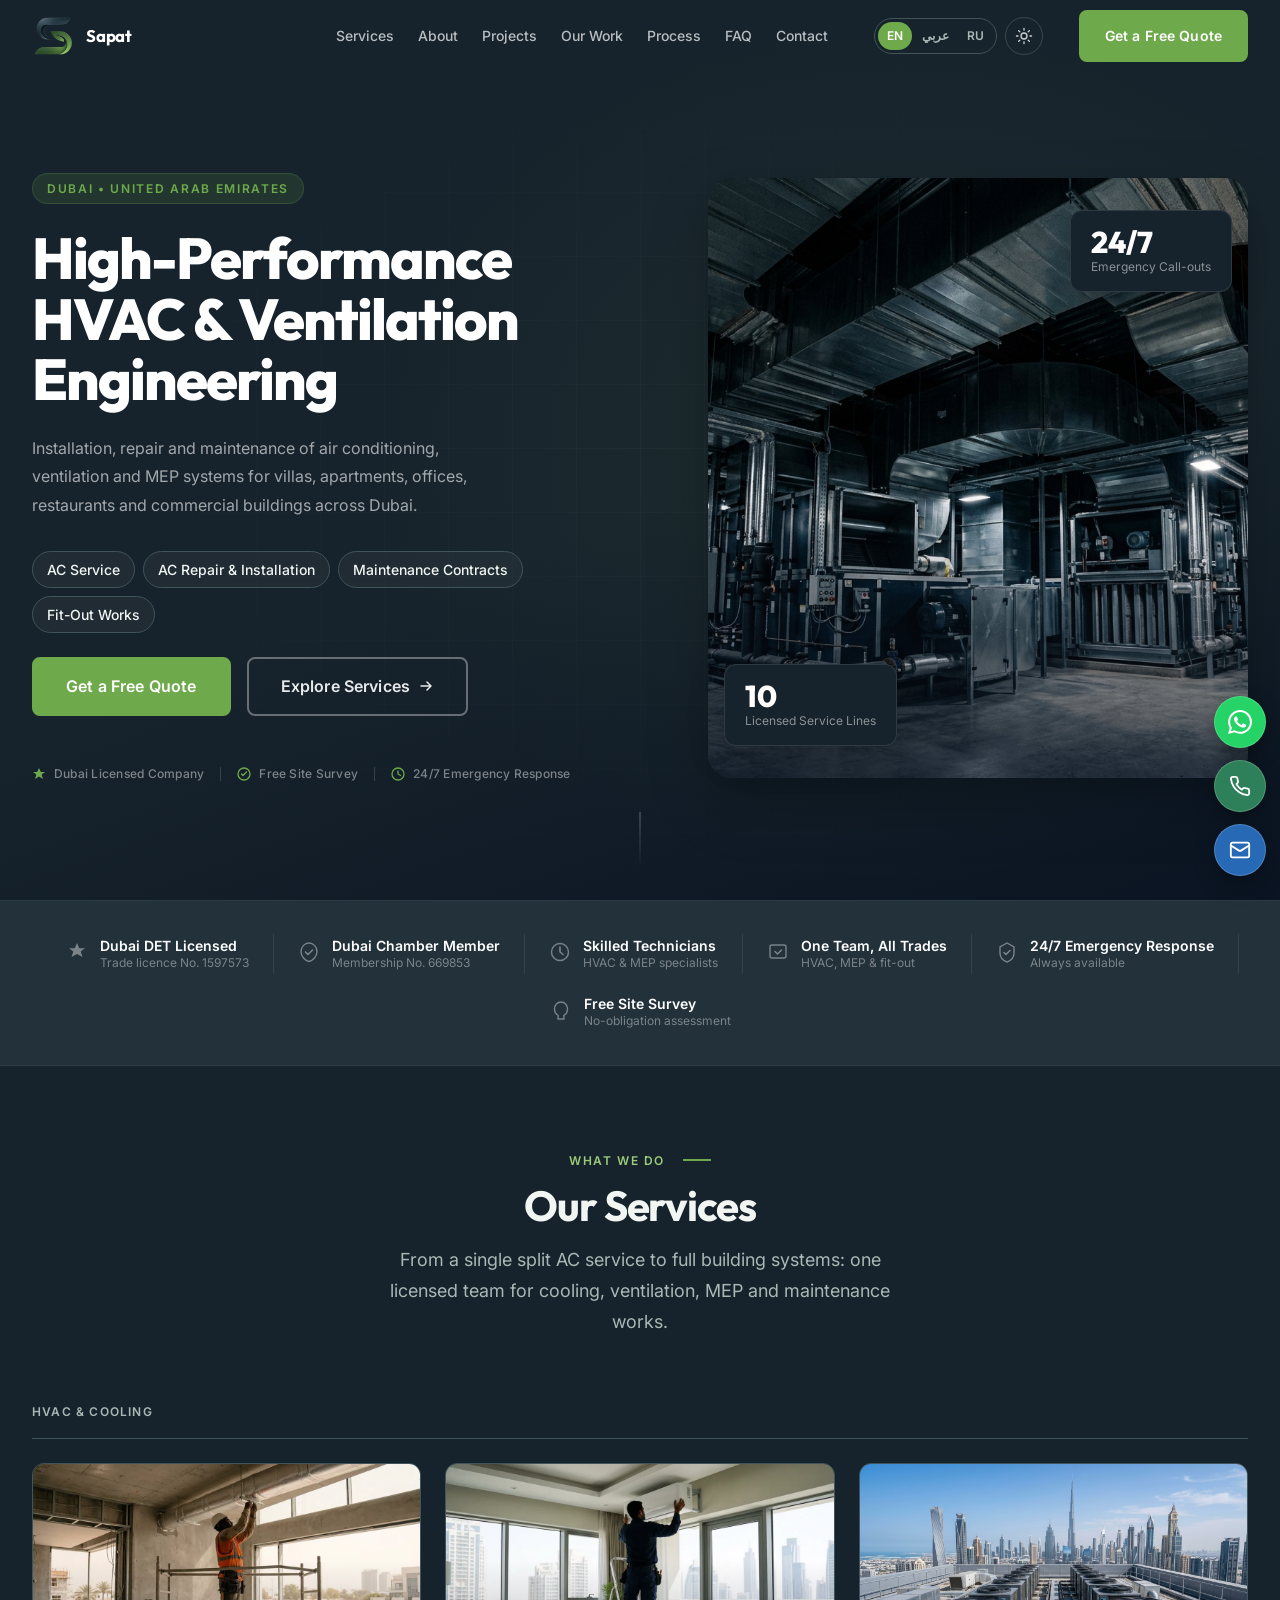
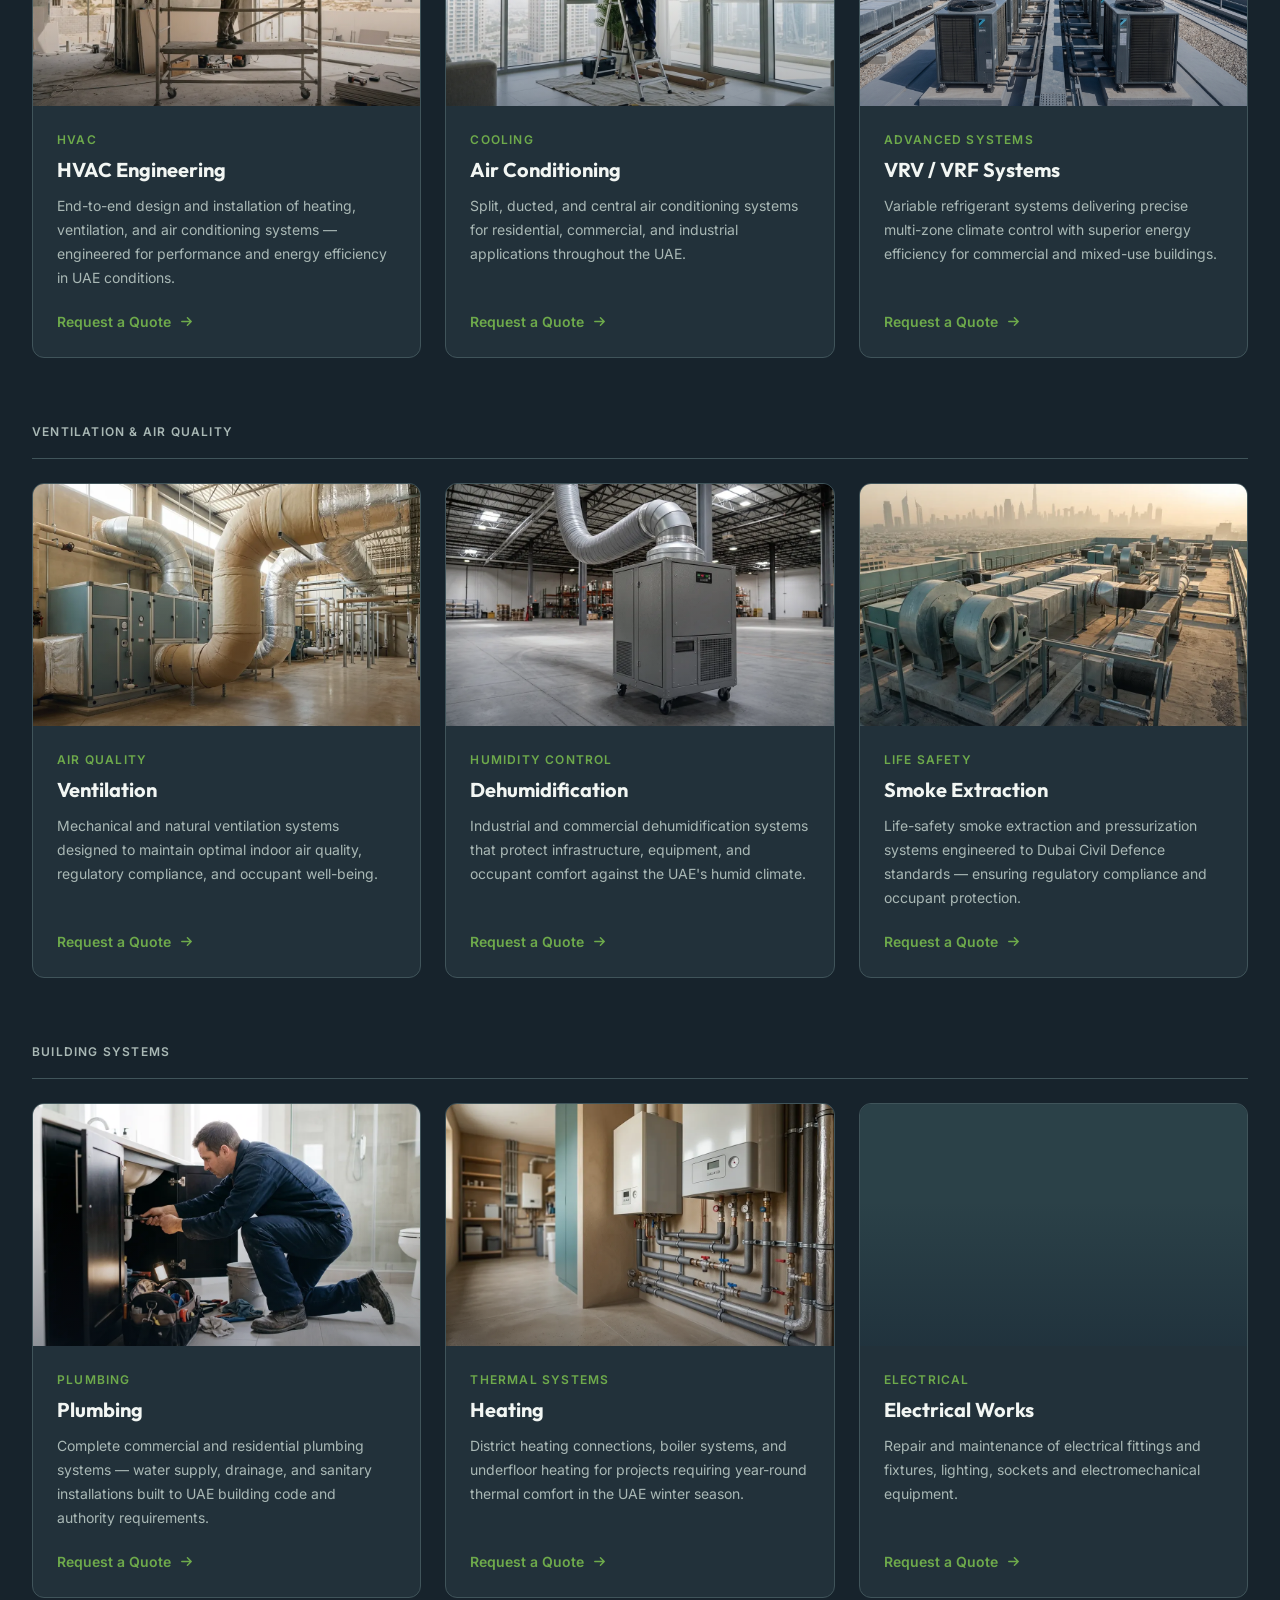
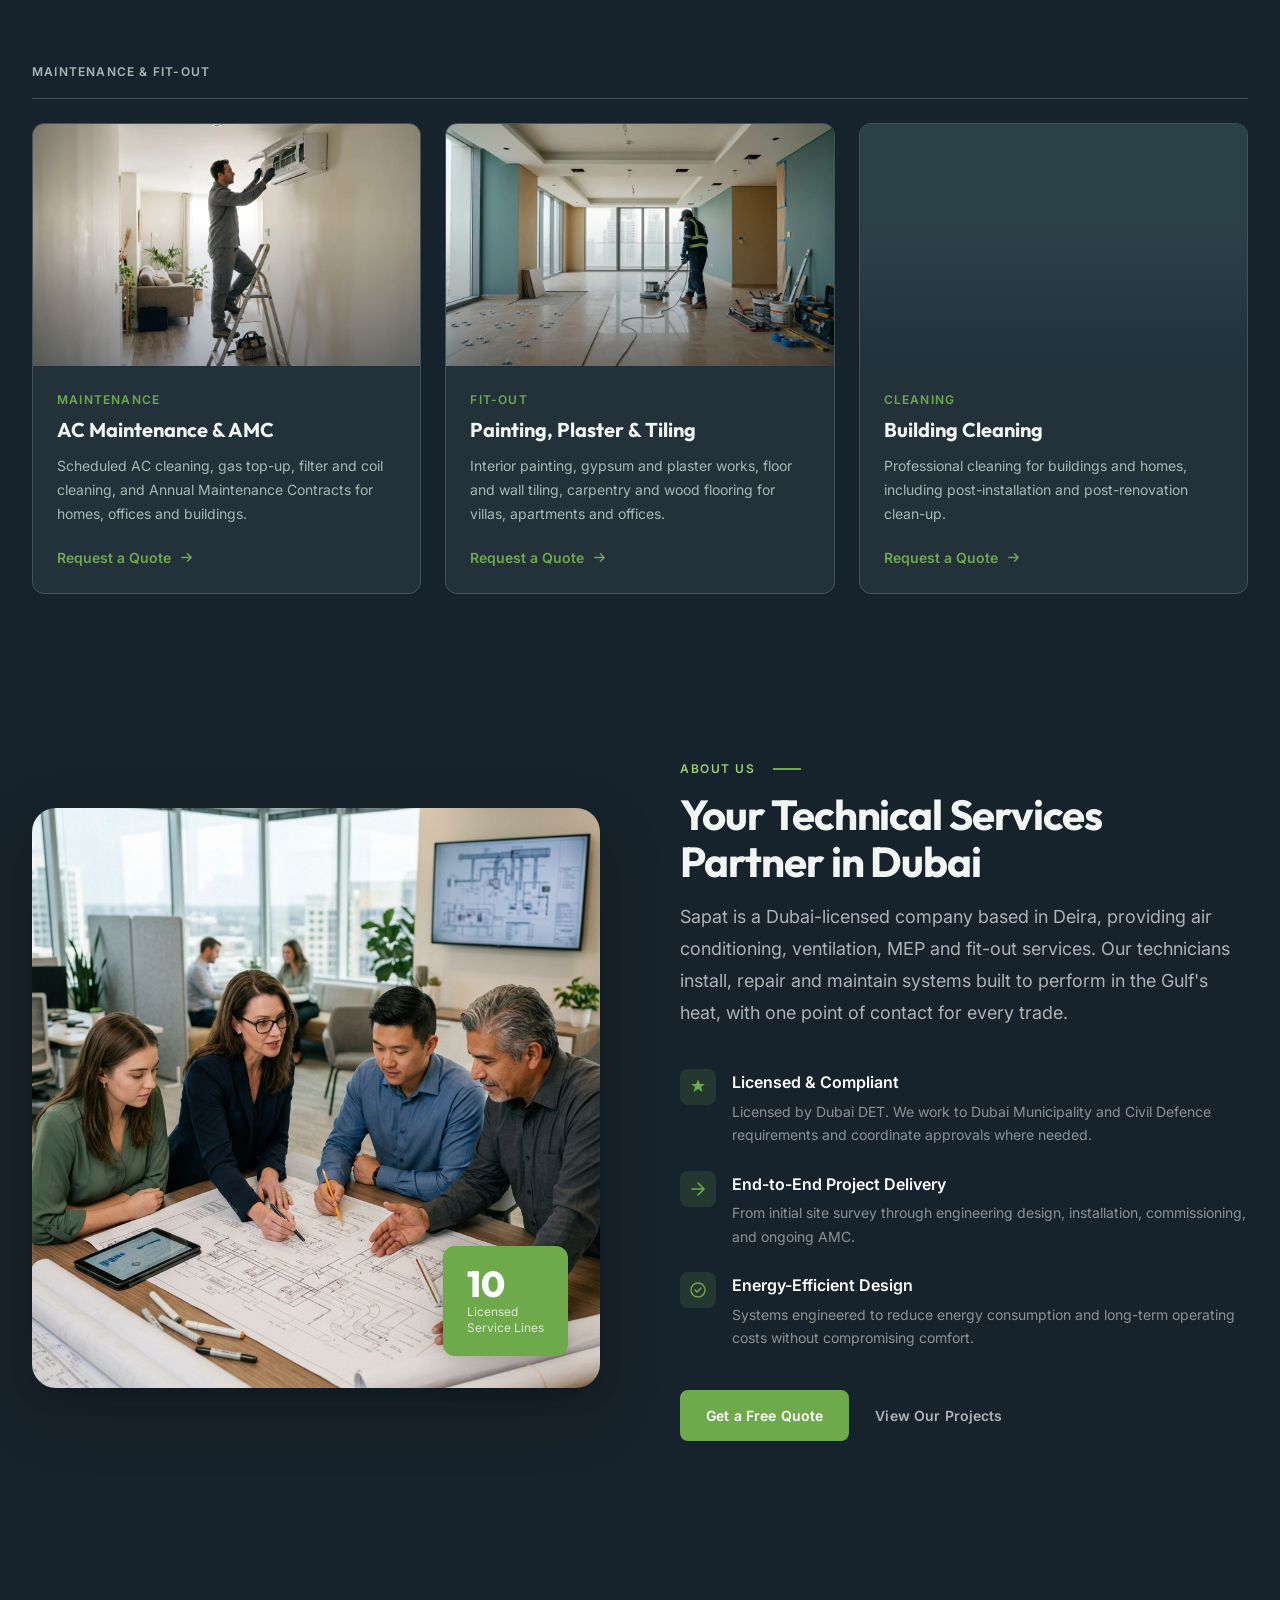
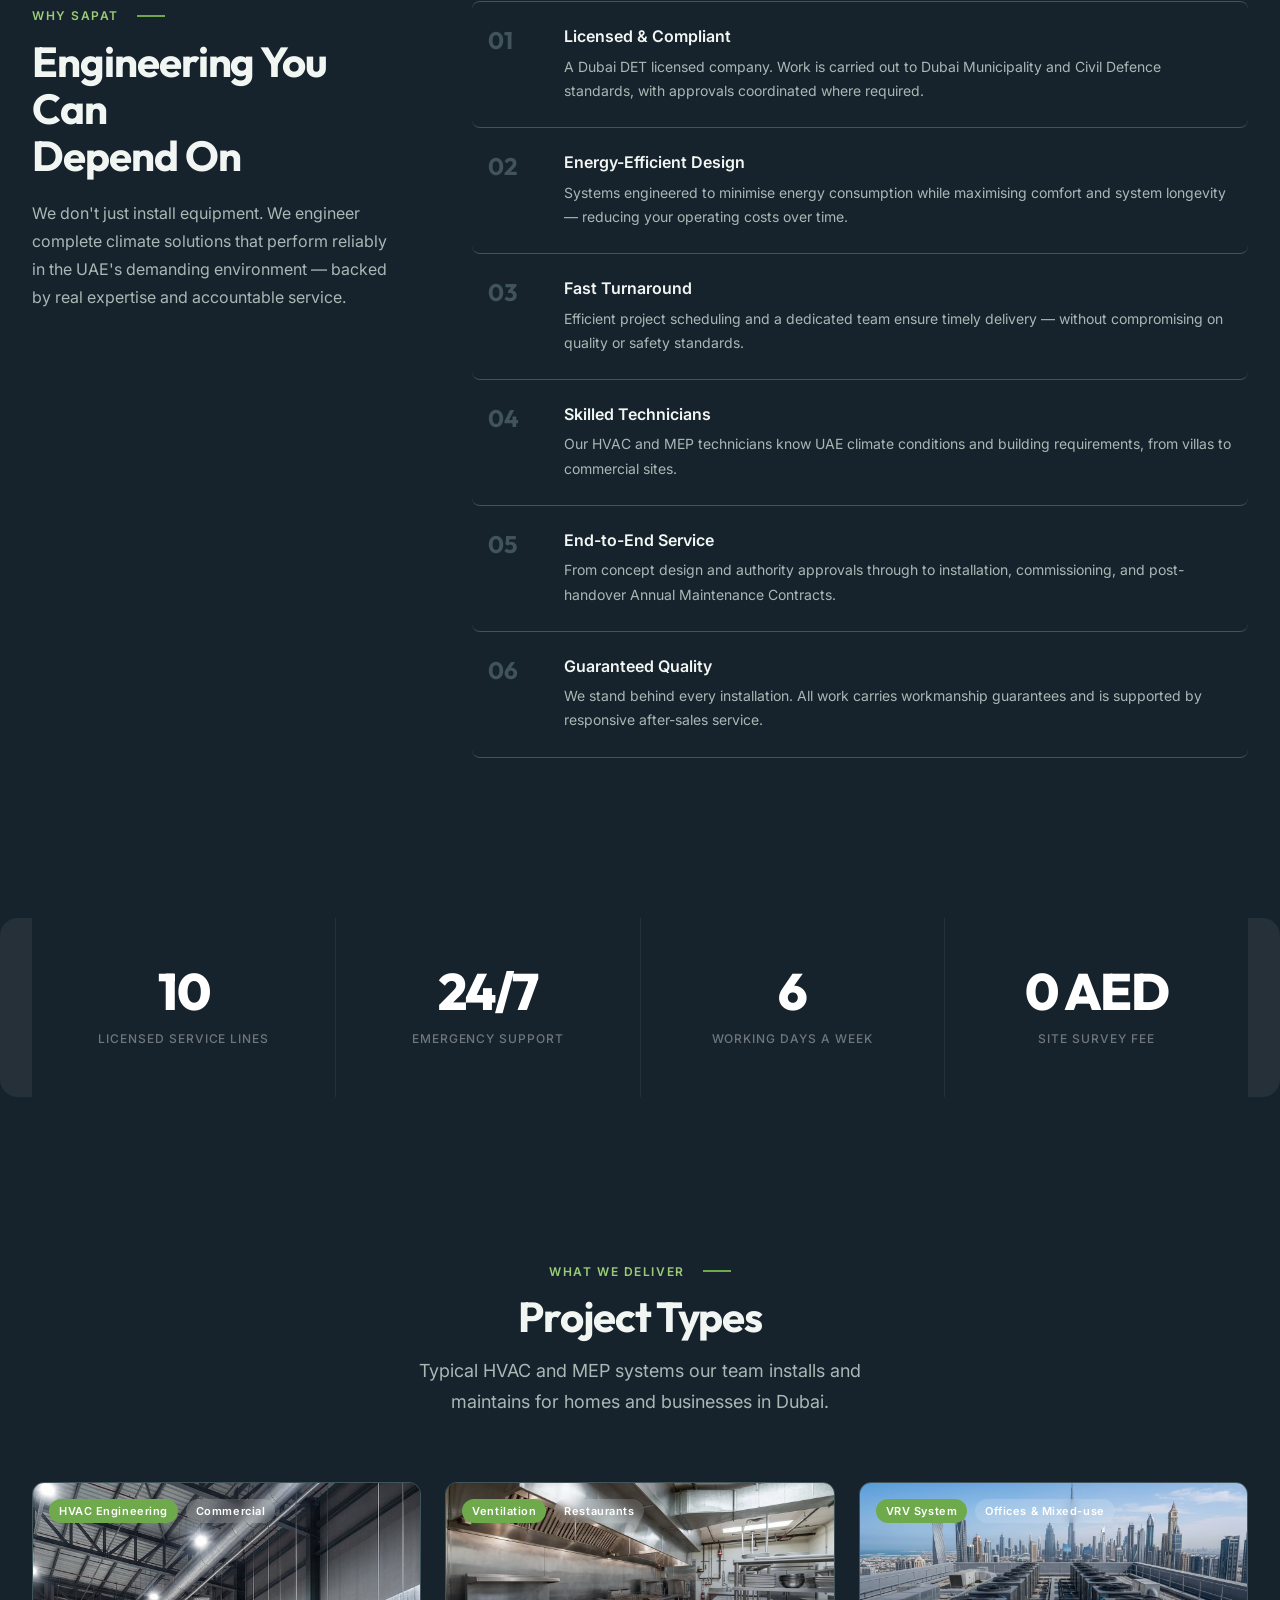
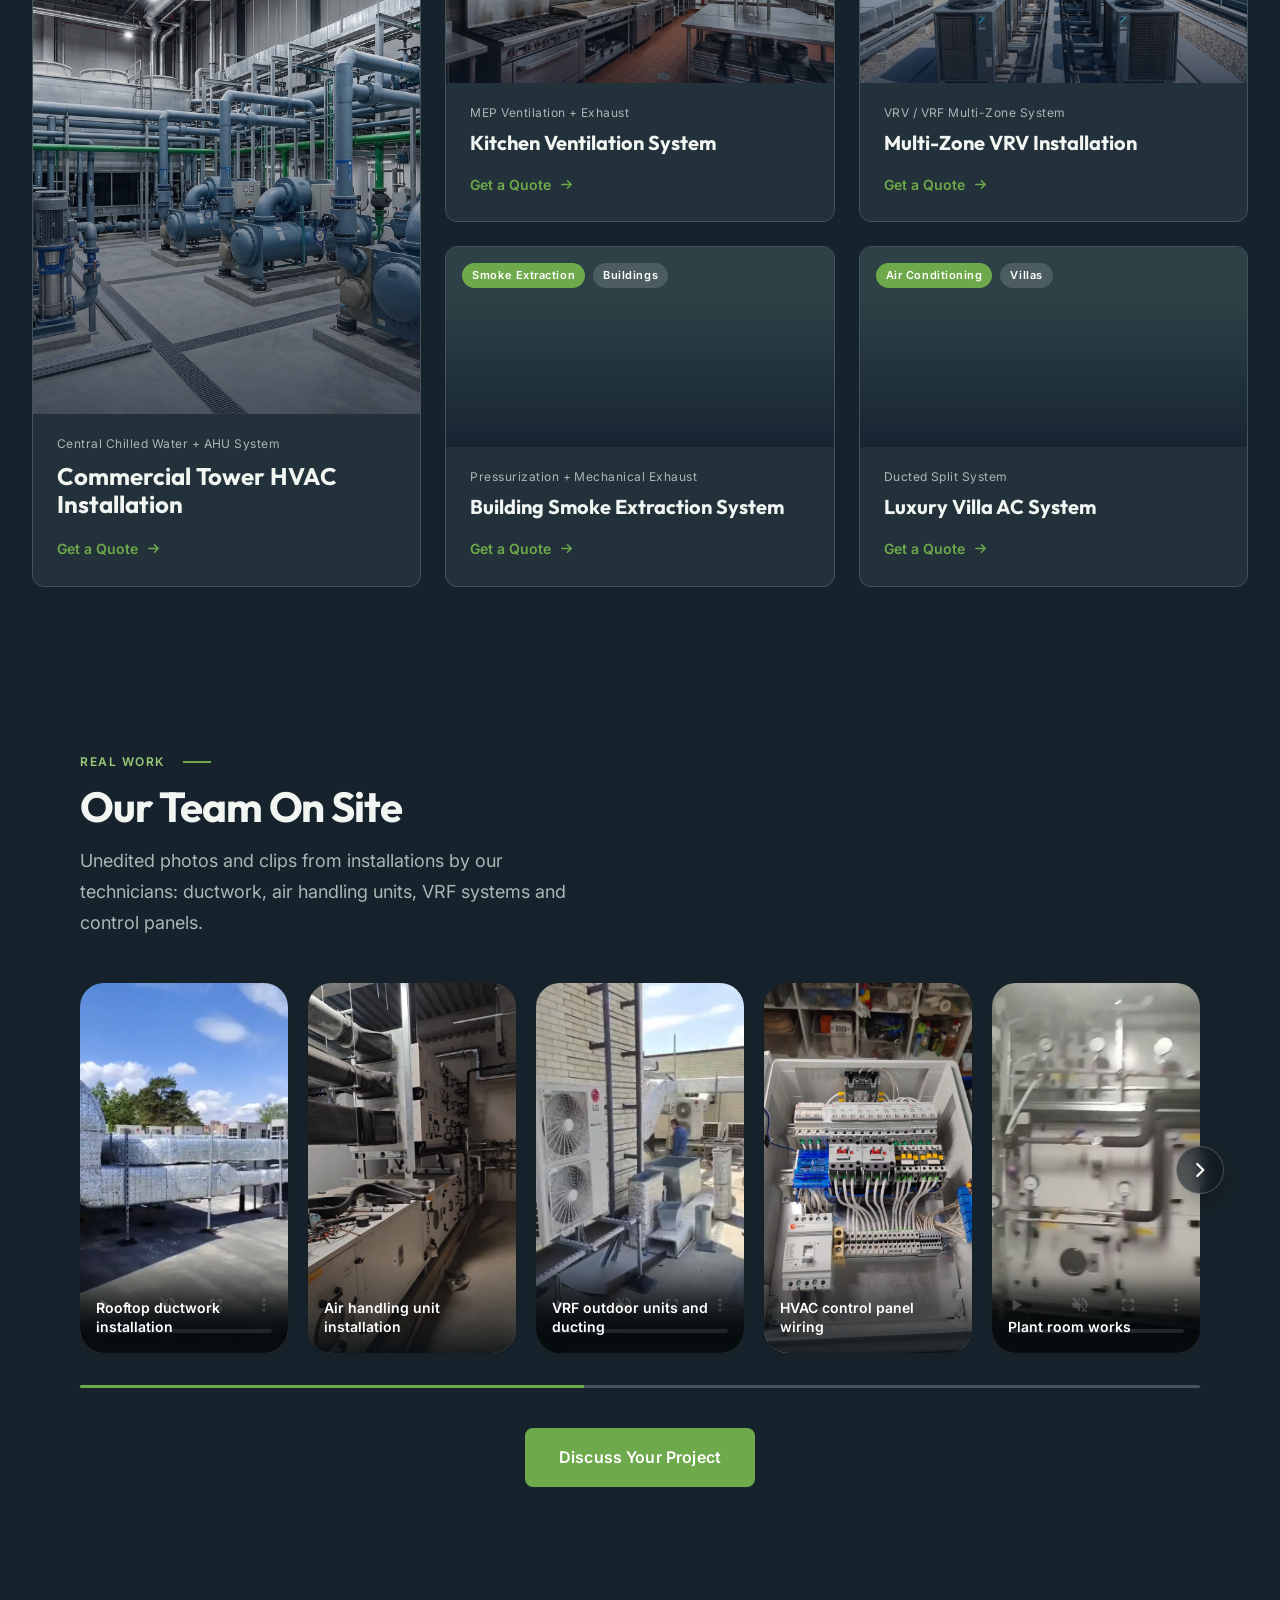
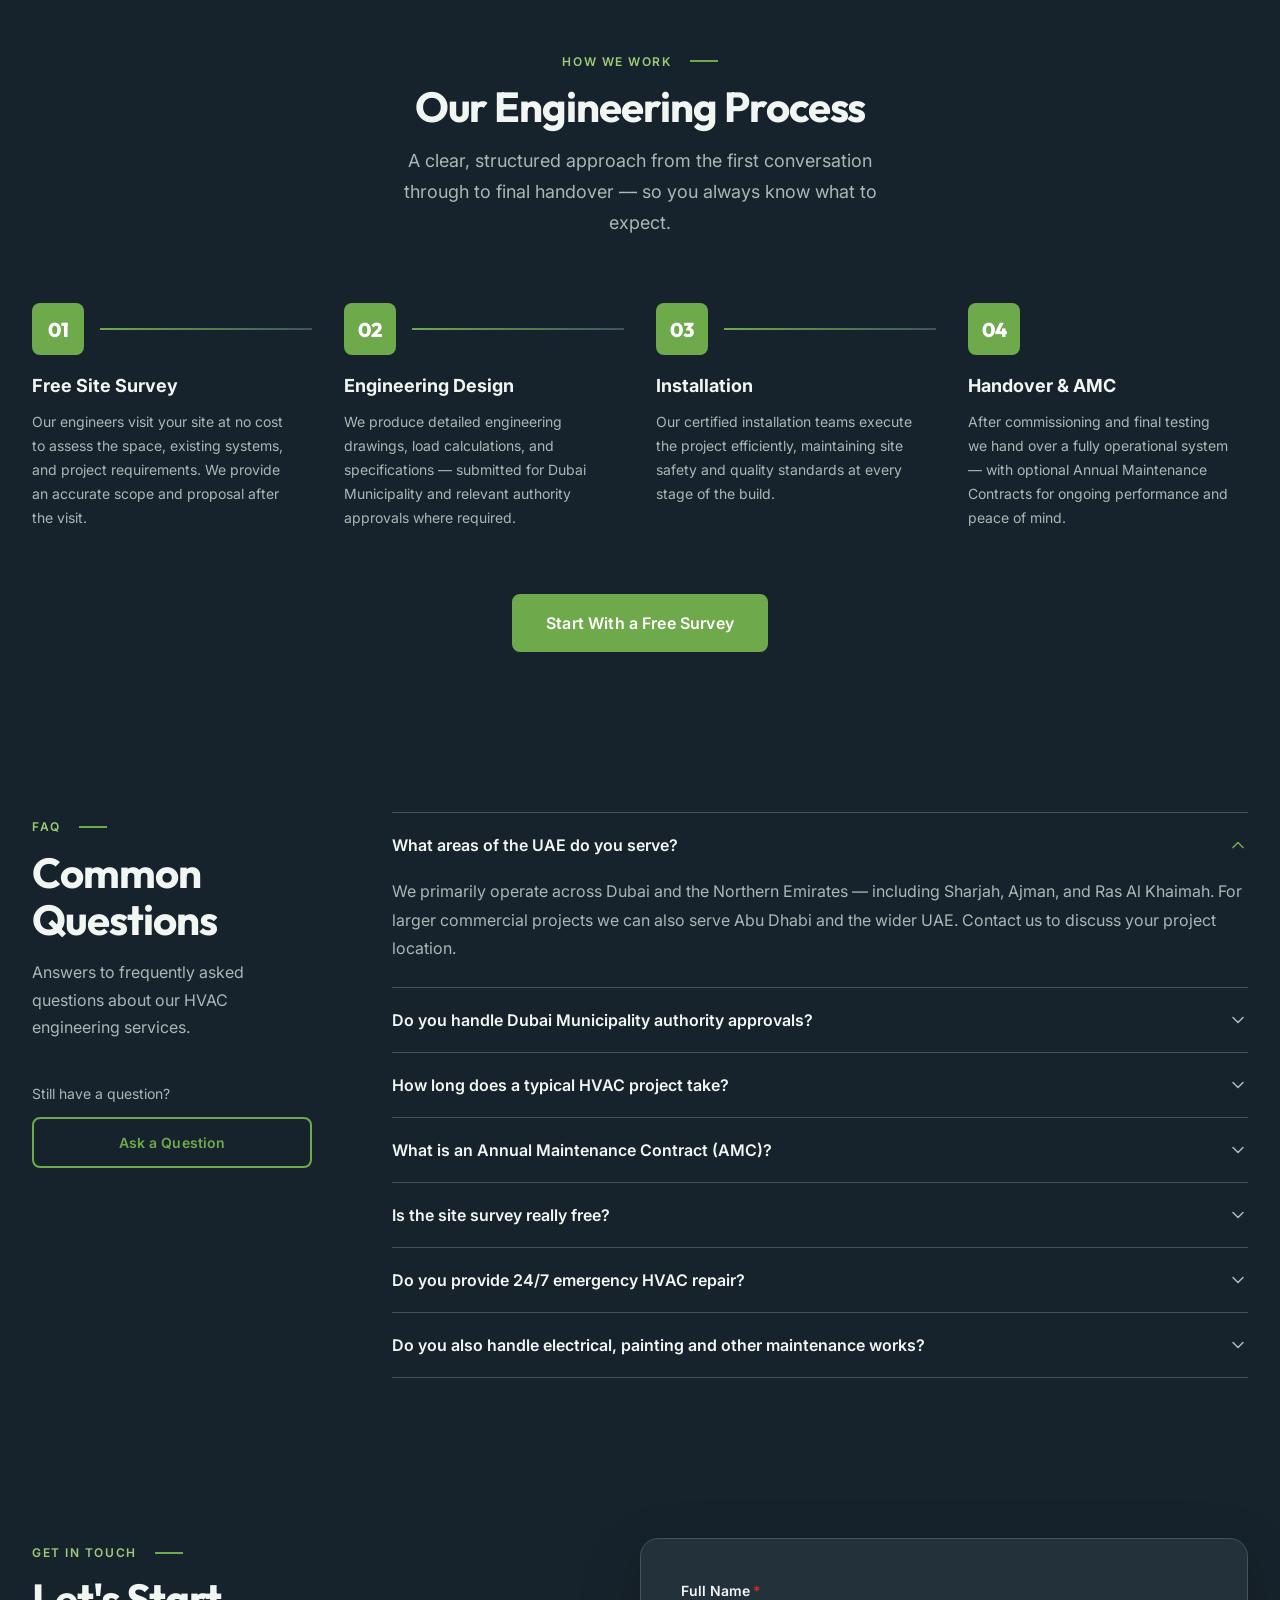
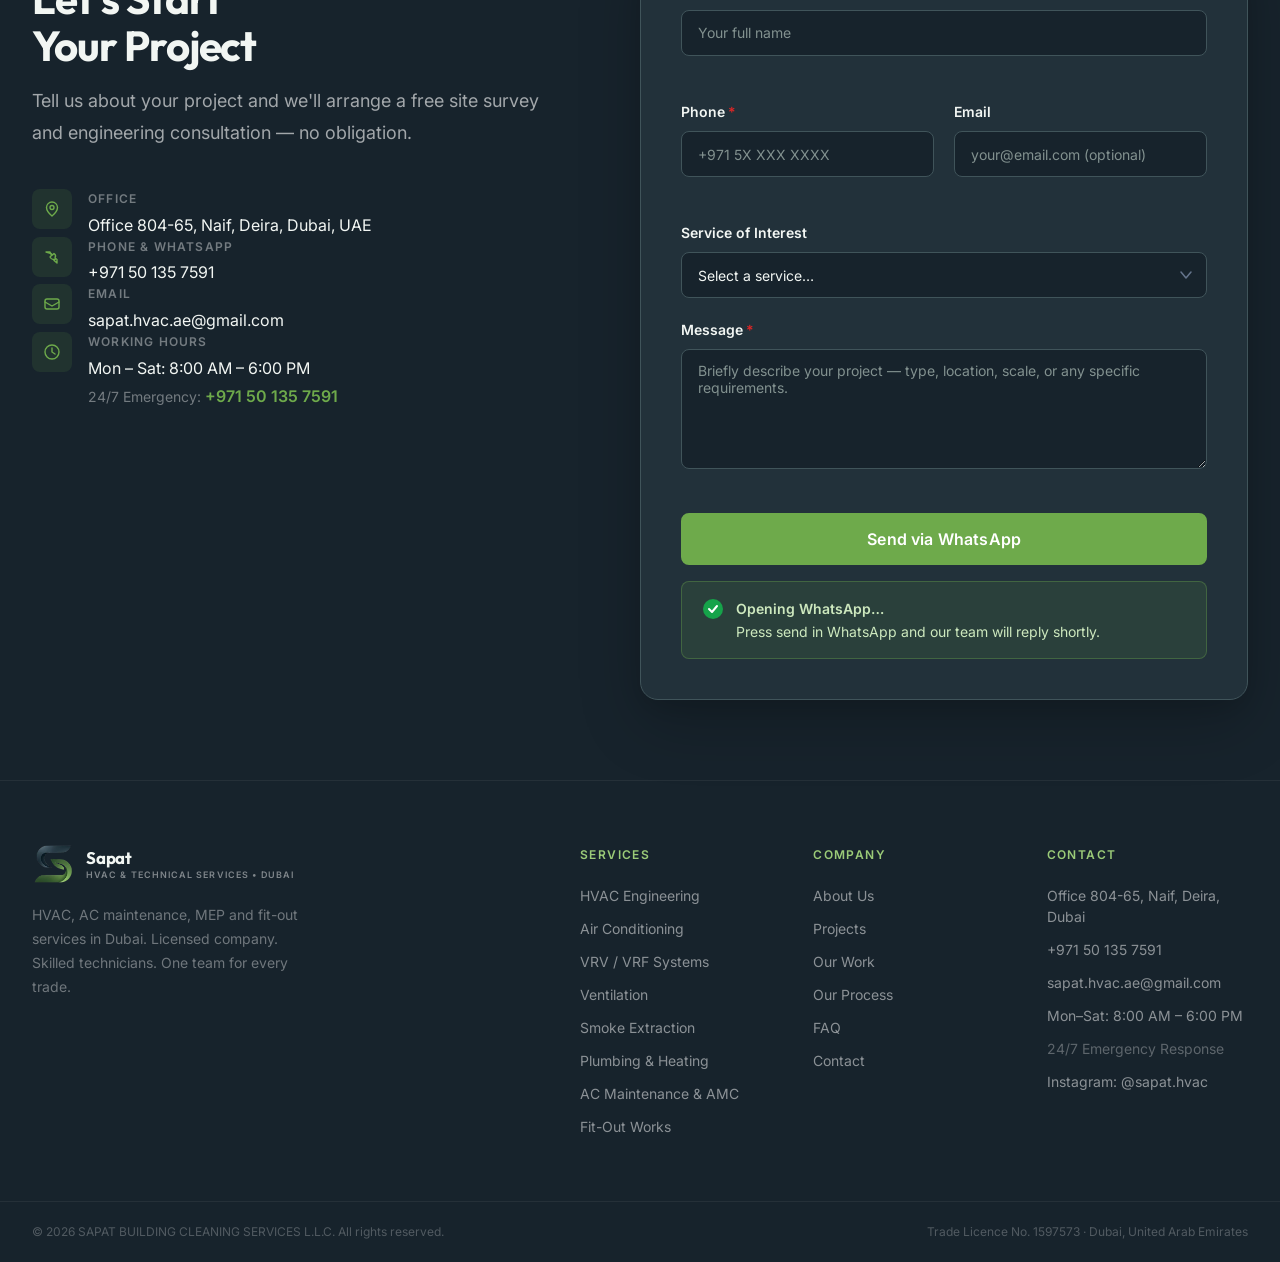
<file: index.html>
<!DOCTYPE html>
<html lang="en">
<head>
  <meta charset="UTF-8">
  <meta name="viewport" content="width=device-width, initial-scale=1.0">
  <meta name="description" content="Sapat: licensed HVAC, AC maintenance, MEP and fit-out services in Dubai, UAE. Free site survey, 24/7 emergency support. Call or WhatsApp +971 50 135 7591.">
  <meta name="keywords" content="AC repair Dubai, AC maintenance Dubai, HVAC company Dubai, AC installation Deira, VRV VRF Dubai, ventilation Dubai, MEP maintenance Dubai, AMC Dubai">
  <meta property="og:title" content="Sapat | HVAC, AC &amp; Technical Services in Dubai">
  <meta property="og:description" content="Licensed HVAC, AC maintenance, MEP and fit-out services in Dubai. Free site survey. 24/7 emergency support.">
  <meta property="og:type" content="website">
  <meta property="og:url" content="https://userobidjonov-oss.github.io/sapat-hvac-website/">
  <title>Sapat | HVAC, AC &amp; Technical Services in Dubai, UAE</title>
  <link rel="preconnect" href="https://fonts.googleapis.com">
  <link rel="preconnect" href="https://fonts.gstatic.com" crossorigin>
  <link href="https://fonts.googleapis.com/css2?family=Inter:wght@300;400;500;600;700&family=Outfit:wght@400;500;600;700;800&display=swap" rel="stylesheet">
  <link rel="alternate" hreflang="en" href="https://userobidjonov-oss.github.io/sapat-hvac-website/">
  <link rel="alternate" hreflang="ar" href="https://userobidjonov-oss.github.io/sapat-hvac-website/ar/">
  <link rel="alternate" hreflang="ru" href="https://userobidjonov-oss.github.io/sapat-hvac-website/ru/">
  <link rel="stylesheet" href="css/style.css?v=20261126i">
  <script>
    /* Enable entrance animations before first paint (skipped for reduced motion). */
    if ('IntersectionObserver' in window && !window.matchMedia('(prefers-reduced-motion: reduce)').matches) {
      document.documentElement.classList.add('js-motion');
    }
  </script>
</head>
<body>
<div class="scroll-progress" aria-hidden="true"></div>

<!-- ============================================================
     SKIP LINK
============================================================ -->
<a href="#main-content" class="skip-link">Skip to main content</a>

<!-- ============================================================
     NAVIGATION
============================================================ -->
<nav id="navbar" class="navbar" role="navigation" aria-label="Main navigation">
  <div class="container navbar__inner">

    <a href="#hero" class="navbar__logo" aria-label="Sapat home">
      <span class="brand-mark" aria-hidden="true">
        <img src="images/sapat-icon.webp" alt="">
      </span>
      <span class="brand-copy">
        <span class="brand-name">Sapat</span>
        <span class="brand-sub">HVAC &amp; Technical Services &bull; Dubai</span>
      </span>
    </a>

    <ul class="navbar__links" role="list">
      <li><a href="#services"  class="nav-link">Services</a></li>
      <li><a href="#about"     class="nav-link">About</a></li>
      <li><a href="#projects"  class="nav-link">Projects</a></li>
      <li><a href="#work"      class="nav-link">Our Work</a></li>
      <li><a href="#process"   class="nav-link">Process</a></li>
      <li><a href="#faq"       class="nav-link">FAQ</a></li>
      <li><a href="#contact"   class="nav-link">Contact</a></li>
    </ul>

    <div class="navbar__tools">
      <div class="lang-switch" role="group" aria-label="Language">
        <a href="./" data-lang="en" lang="en">EN</a>
        <a href="ar/" data-lang="ar" lang="ar">عربي</a>
        <a href="ru/" data-lang="ru" lang="ru">RU</a>
      </div>

      <button class="theme-toggle" id="themeToggle" type="button" aria-label="Switch to light mode" aria-pressed="false">
        <svg class="theme-toggle__icon theme-toggle__icon--sun" width="18" height="18" viewBox="0 0 24 24" fill="none" aria-hidden="true">
          <circle cx="12" cy="12" r="4" stroke="currentColor" stroke-width="1.8"/>
          <path d="M12 2V4M12 20V22M4.93 4.93L6.34 6.34M17.66 17.66L19.07 19.07M2 12H4M20 12H22M4.93 19.07L6.34 17.66M17.66 6.34L19.07 4.93" stroke="currentColor" stroke-width="1.8" stroke-linecap="round"/>
        </svg>
        <svg class="theme-toggle__icon theme-toggle__icon--moon" width="18" height="18" viewBox="0 0 24 24" fill="none" aria-hidden="true">
          <path d="M20.5 15.2A8.5 8.5 0 0 1 8.8 3.5 8.5 8.5 0 1 0 20.5 15.2Z" stroke="currentColor" stroke-width="1.8" stroke-linejoin="round"/>
        </svg>
        <span class="theme-toggle__text sr-only">Light</span>
      </button>
    </div>

    <a href="#contact" class="btn btn--primary navbar__cta">Get a Free Quote</a>

    <button
      class="navbar__toggle"
      id="mobileToggle"
      type="button"
      aria-label="Open navigation menu"
      aria-expanded="false"
      aria-controls="mobileMenu"
    >
      <span class="toggle-bar" aria-hidden="true"></span>
      <span class="toggle-bar" aria-hidden="true"></span>
      <span class="toggle-bar" aria-hidden="true"></span>
    </button>
  </div>
</nav>

<!-- Mobile menu overlay -->
<div class="mobile-overlay" id="mobileOverlay" aria-hidden="true"></div>

<!-- Mobile navigation panel -->
<nav
  class="mobile-menu"
  id="mobileMenu"
  aria-label="Mobile navigation"
  aria-hidden="true"
  inert
>
  <ul class="mobile-menu__links" role="list">
    <li><a href="#services"  class="mobile-link">Services</a></li>
    <li><a href="#about"     class="mobile-link">About</a></li>
    <li><a href="#projects"  class="mobile-link">Projects</a></li>
    <li><a href="#work"      class="mobile-link">Our Work</a></li>
    <li><a href="#process"   class="mobile-link">Process</a></li>
    <li><a href="#faq"       class="mobile-link">FAQ</a></li>
    <li><a href="#contact"   class="mobile-link">Contact</a></li>
  </ul>
  <a href="#contact" class="btn btn--primary mobile-menu__cta">Get a Free Quote</a>
  <div class="lang-switch lang-switch--mobile" role="group" aria-label="Language">
      <a href="./" data-lang="en" lang="en">EN</a>
      <a href="ar/" data-lang="ar" lang="ar">عربي</a>
      <a href="ru/" data-lang="ru" lang="ru">RU</a>
    </div>


</nav>

<!-- ============================================================
     MAIN CONTENT
============================================================ -->
<main id="main-content">

<!-- ============================================================
     HERO SECTION
============================================================ -->
<section id="hero" class="hero" aria-label="Introduction">
  <div class="hero__bg" aria-hidden="true">
    <div class="hero__bg-grid" aria-hidden="true"></div>
  </div>

  <div class="container hero__inner">
    <div class="hero__content">
      <span class="hero__eyebrow">Dubai &bull; United Arab Emirates</span>

      <h1 class="hero__headline">
        High-Performance<br>HVAC &amp; Ventilation<br>Engineering
      </h1>

      <p class="hero__sub">
        Installation, repair and maintenance of air conditioning, ventilation and MEP systems
        for villas, apartments, offices, restaurants and commercial buildings across Dubai.
      </p>

      <nav class="hero__chips" aria-label="Popular services">
        <a href="#service-amc" class="hero__chip">AC Service</a>
        <a href="#service-ac" class="hero__chip">AC Repair &amp; Installation</a>
        <a href="#service-amc" class="hero__chip">Maintenance Contracts</a>
        <a href="#service-fitout" class="hero__chip">Fit-Out Works</a>
      </nav>

      <div class="hero__actions">
        <a href="#contact" class="btn btn--primary btn--lg" id="hero-cta-primary">
          Get a Free Quote
        </a>
        <a href="#services" class="btn btn--outline-light btn--lg" id="hero-cta-secondary">
          Explore Services
          <svg width="16" height="16" viewBox="0 0 16 16" fill="none" aria-hidden="true">
            <path d="M3 8H13M13 8L9 4M13 8L9 12" stroke="currentColor" stroke-width="1.5" stroke-linecap="round" stroke-linejoin="round"/>
          </svg>
        </a>
      </div>

      <div class="hero__trust" role="list" aria-label="Credentials">
        <div class="hero__trust-item" role="listitem">
          <svg width="14" height="14" viewBox="0 0 14 14" fill="none" aria-hidden="true">
            <path d="M7 1L8.8 5H13L9.6 7.5L11 12L7 9.5L3 12L4.4 7.5L1 5H5.2L7 1Z" fill="#6EAA4B"/>
          </svg>
          Dubai Licensed Company
        </div>
        <div class="hero__trust-divider" aria-hidden="true"></div>
        <div class="hero__trust-item" role="listitem">
          <svg width="14" height="14" viewBox="0 0 14 14" fill="none" aria-hidden="true">
            <circle cx="7" cy="7" r="6" stroke="#6EAA4B" stroke-width="1.3"/>
            <path d="M4.5 7L6 8.5L9.5 5" stroke="#6EAA4B" stroke-width="1.3" stroke-linecap="round" stroke-linejoin="round"/>
          </svg>
          Free Site Survey
        </div>
        <div class="hero__trust-divider" aria-hidden="true"></div>
        <div class="hero__trust-item" role="listitem">
          <svg width="14" height="14" viewBox="0 0 14 14" fill="none" aria-hidden="true">
            <circle cx="7" cy="7" r="6" stroke="#6EAA4B" stroke-width="1.3"/>
            <path d="M7 4V7L9.5 8.5" stroke="#6EAA4B" stroke-width="1.3" stroke-linecap="round"/>
          </svg>
          24/7 Emergency Response
        </div>
      </div>
    </div>

    <div class="hero__visual">
      <div class="hero__image-wrapper">
        <img
          src="images/hero-hvac.jpg"
          alt="Large-scale HVAC engineering installation inside a modern commercial building — air handling units and precision ductwork"
          class="hero__img"
          loading="eager"
          width="600"
          height="700"
        >
        <div class="hero__image-overlay" aria-hidden="true"></div>
        <div class="hero__badge">
          <span class="hero__badge-num">10</span>
          <span class="hero__badge-label">Licensed Service Lines</span>
        </div>
        <div class="hero__badge hero__badge--alt">
          <span class="hero__badge-num">24/7</span>
          <span class="hero__badge-label">Emergency Call-outs</span>
        </div>
      </div>
    </div>
  </div>

  <div class="hero__scroll-indicator" aria-hidden="true">
    <div class="scroll-line"></div>
  </div>
</section>

<!-- ============================================================
     TRUST STRIP
============================================================ -->
<section class="trust-strip" aria-label="Company credentials and certifications">
  <div class="container">
    <ul class="trust-strip__list" role="list">

      <li class="trust-strip__item">
        <span class="trust-icon" aria-hidden="true">
          <svg width="22" height="22" viewBox="0 0 22 22" fill="none">
            <path d="M11 2L13.3 7.3H19L14.7 10.5L16.5 16L11 12.9L5.5 16L7.3 10.5L3 7.3H8.7L11 2Z" fill="currentColor"/>
          </svg>
        </span>
        <div>
          <strong>Dubai DET Licensed</strong>
          <span>Trade licence No. 1597573</span>
        </div>
      </li>

      <li class="trust-strip__sep" aria-hidden="true"></li>

      <li class="trust-strip__item">
        <span class="trust-icon" aria-hidden="true">
          <svg width="22" height="22" viewBox="0 0 22 22" fill="none">
            <path d="M11 2C7 2 3 5.5 3 10.5C3 15.5 7 19.5 11 20.5C15 19.5 19 15.5 19 10.5C19 5.5 15 2 11 2Z" stroke="currentColor" stroke-width="1.4"/>
            <path d="M7.5 11L10 13.5L14.5 9" stroke="currentColor" stroke-width="1.6" stroke-linecap="round" stroke-linejoin="round"/>
          </svg>
        </span>
        <div>
          <strong>Dubai Chamber Member</strong>
          <span>Membership No. 669853</span>
        </div>
      </li>

      <li class="trust-strip__sep" aria-hidden="true"></li>

      <li class="trust-strip__item">
        <span class="trust-icon" aria-hidden="true">
          <svg width="22" height="22" viewBox="0 0 22 22" fill="none">
            <circle cx="11" cy="11" r="8.5" stroke="currentColor" stroke-width="1.4"/>
            <path d="M11 6V11L14 13.5" stroke="currentColor" stroke-width="1.6" stroke-linecap="round"/>
          </svg>
        </span>
        <div>
          <strong>Skilled Technicians</strong>
          <span>HVAC &amp; MEP specialists</span>
        </div>
      </li>

      <li class="trust-strip__sep" aria-hidden="true"></li>

      <li class="trust-strip__item">
        <span class="trust-icon" aria-hidden="true">
          <svg width="22" height="22" viewBox="0 0 22 22" fill="none">
            <rect x="3" y="4" width="16" height="13" rx="2" stroke="currentColor" stroke-width="1.4"/>
            <path d="M8 10.5L10.5 13L14.5 9" stroke="currentColor" stroke-width="1.6" stroke-linecap="round" stroke-linejoin="round"/>
          </svg>
        </span>
        <div>
          <strong>One Team, All Trades</strong>
          <span>HVAC, MEP &amp; fit-out</span>
        </div>
      </li>

      <li class="trust-strip__sep" aria-hidden="true"></li>

      <li class="trust-strip__item">
        <span class="trust-icon" aria-hidden="true">
          <svg width="22" height="22" viewBox="0 0 22 22" fill="none">
            <path d="M11 2L4 6V12C4 16 7 19.5 11 21C15 19.5 18 16 18 12V6L11 2Z" stroke="currentColor" stroke-width="1.4"/>
            <path d="M8 11.5L10 13.5L14 9.5" stroke="currentColor" stroke-width="1.6" stroke-linecap="round" stroke-linejoin="round"/>
          </svg>
        </span>
        <div>
          <strong>24/7 Emergency Response</strong>
          <span>Always available</span>
        </div>
      </li>

      <li class="trust-strip__sep" aria-hidden="true"></li>

      <li class="trust-strip__item">
        <span class="trust-icon" aria-hidden="true">
          <svg width="22" height="22" viewBox="0 0 22 22" fill="none">
            <path d="M11 3C7.5 3 4.5 6 4.5 10C4.5 12.8 6 15.2 8.2 16.5L8 20H14L13.8 16.5C16 15.2 17.5 12.8 17.5 10C17.5 6 14.5 3 11 3Z" stroke="currentColor" stroke-width="1.4"/>
          </svg>
        </span>
        <div>
          <strong>Free Site Survey</strong>
          <span>No-obligation assessment</span>
        </div>
      </li>

    </ul>
  </div>
</section>

<!-- ============================================================
     SERVICES SECTION
============================================================ -->
<section id="services" class="services section" aria-labelledby="services-heading">
  <div class="container">

    <header class="section-header reveal">
      <span class="section-label">What We Do</span>
      <h2 id="services-heading" class="section-title">Our Services</h2>
      <p class="section-desc">
        From a single split AC service to full building systems: one licensed team for cooling,
        ventilation, MEP and maintenance works.
      </p>
    </header>

    <div class="services__category reveal">
      <h3 class="services__cat-label">HVAC &amp; Cooling</h3>
      <div class="services__grid">

        <article class="service-card" id="service-hvac">
          <div class="service-card__img-wrap">
            <img src="images/services/hvac.webp" alt="HVAC Engineering installation" class="service-card__img" loading="lazy" decoding="async" width="1200" height="670">
            <div class="service-card__overlay" aria-hidden="true"></div>
          </div>
          <div class="service-card__body">
            <span class="service-card__cat">HVAC</span>
            <h4 class="service-card__title">HVAC Engineering</h4>
            <p class="service-card__desc">End-to-end design and installation of heating, ventilation, and air conditioning systems — engineered for performance and energy efficiency in UAE conditions.</p>
            <a href="#contact" class="service-card__link" aria-label="Enquire about HVAC Engineering service">
              Request a Quote
              <svg width="15" height="15" viewBox="0 0 16 16" fill="none" aria-hidden="true">
                <path d="M3 8H13M13 8L9 4M13 8L9 12" stroke="currentColor" stroke-width="1.6" stroke-linecap="round" stroke-linejoin="round"/>
              </svg>
            </a>
          </div>
        </article>

        <article class="service-card" id="service-ac">
          <div class="service-card__img-wrap">
            <img src="images/services/ac.webp" alt="Air conditioning system" class="service-card__img" loading="lazy" decoding="async" width="1200" height="670">
            <div class="service-card__overlay" aria-hidden="true"></div>
          </div>
          <div class="service-card__body">
            <span class="service-card__cat">Cooling</span>
            <h4 class="service-card__title">Air Conditioning</h4>
            <p class="service-card__desc">Split, ducted, and central air conditioning systems for residential, commercial, and industrial applications throughout the UAE.</p>
            <a href="#contact" class="service-card__link" aria-label="Enquire about Air Conditioning service">
              Request a Quote
              <svg width="15" height="15" viewBox="0 0 16 16" fill="none" aria-hidden="true">
                <path d="M3 8H13M13 8L9 4M13 8L9 12" stroke="currentColor" stroke-width="1.6" stroke-linecap="round" stroke-linejoin="round"/>
              </svg>
            </a>
          </div>
        </article>

        <article class="service-card" id="service-vrv">
          <div class="service-card__img-wrap">
            <img src="images/service-vrv.jpg" alt="VRV VRF outdoor units installed on a Dubai rooftop" class="service-card__img" loading="lazy">
            <div class="service-card__overlay" aria-hidden="true"></div>
          </div>
          <div class="service-card__body">
            <span class="service-card__cat">Advanced Systems</span>
            <h4 class="service-card__title">VRV / VRF Systems</h4>
            <p class="service-card__desc">Variable refrigerant systems delivering precise multi-zone climate control with superior energy efficiency for commercial and mixed-use buildings.</p>
            <a href="#contact" class="service-card__link" aria-label="Enquire about VRV VRF Systems service">
              Request a Quote
              <svg width="15" height="15" viewBox="0 0 16 16" fill="none" aria-hidden="true">
                <path d="M3 8H13M13 8L9 4M13 8L9 12" stroke="currentColor" stroke-width="1.6" stroke-linecap="round" stroke-linejoin="round"/>
              </svg>
            </a>
          </div>
        </article>

      </div>
    </div>

    <div class="services__category reveal">
      <h3 class="services__cat-label">Ventilation &amp; Air Quality</h3>
      <div class="services__grid">

        <article class="service-card" id="service-ventilation">
          <div class="service-card__img-wrap">
            <img src="images/services/ventilation.webp" alt="Industrial ventilation system" class="service-card__img" loading="lazy" decoding="async" width="1200" height="670">
            <div class="service-card__overlay" aria-hidden="true"></div>
          </div>
          <div class="service-card__body">
            <span class="service-card__cat">Air Quality</span>
            <h4 class="service-card__title">Ventilation</h4>
            <p class="service-card__desc">Mechanical and natural ventilation systems designed to maintain optimal indoor air quality, regulatory compliance, and occupant well-being.</p>
            <a href="#contact" class="service-card__link" aria-label="Enquire about Ventilation service">
              Request a Quote
              <svg width="15" height="15" viewBox="0 0 16 16" fill="none" aria-hidden="true">
                <path d="M3 8H13M13 8L9 4M13 8L9 12" stroke="currentColor" stroke-width="1.6" stroke-linecap="round" stroke-linejoin="round"/>
              </svg>
            </a>
          </div>
        </article>

        <article class="service-card" id="service-dehumid">
          <div class="service-card__img-wrap">
            <img src="images/services/dehumid.webp" alt="Dehumidification system in industrial setting" class="service-card__img" loading="lazy" decoding="async" width="1200" height="670">
            <div class="service-card__overlay" aria-hidden="true"></div>
          </div>
          <div class="service-card__body">
            <span class="service-card__cat">Humidity Control</span>
            <h4 class="service-card__title">Dehumidification</h4>
            <p class="service-card__desc">Industrial and commercial dehumidification systems that protect infrastructure, equipment, and occupant comfort against the UAE's humid climate.</p>
            <a href="#contact" class="service-card__link" aria-label="Enquire about Dehumidification service">
              Request a Quote
              <svg width="15" height="15" viewBox="0 0 16 16" fill="none" aria-hidden="true">
                <path d="M3 8H13M13 8L9 4M13 8L9 12" stroke="currentColor" stroke-width="1.6" stroke-linecap="round" stroke-linejoin="round"/>
              </svg>
            </a>
          </div>
        </article>

        <article class="service-card" id="service-smoke">
          <div class="service-card__img-wrap">
            <img src="images/services/smoke.webp" alt="Smoke extraction system installation" class="service-card__img" loading="lazy" decoding="async" width="1200" height="670">
            <div class="service-card__overlay" aria-hidden="true"></div>
          </div>
          <div class="service-card__body">
            <span class="service-card__cat">Life Safety</span>
            <h4 class="service-card__title">Smoke Extraction</h4>
            <p class="service-card__desc">Life-safety smoke extraction and pressurization systems engineered to Dubai Civil Defence standards — ensuring regulatory compliance and occupant protection.</p>
            <a href="#contact" class="service-card__link" aria-label="Enquire about Smoke Extraction service">
              Request a Quote
              <svg width="15" height="15" viewBox="0 0 16 16" fill="none" aria-hidden="true">
                <path d="M3 8H13M13 8L9 4M13 8L9 12" stroke="currentColor" stroke-width="1.6" stroke-linecap="round" stroke-linejoin="round"/>
              </svg>
            </a>
          </div>
        </article>

      </div>
    </div>

    <div class="services__category reveal">
      <h3 class="services__cat-label">Building Systems</h3>
      <div class="services__grid">

        <article class="service-card" id="service-plumbing">
          <div class="service-card__img-wrap">
            <img src="images/services/plumbing.webp" alt="Commercial plumbing installation" class="service-card__img" loading="lazy" decoding="async" width="1200" height="670">
            <div class="service-card__overlay" aria-hidden="true"></div>
          </div>
          <div class="service-card__body">
            <span class="service-card__cat">Plumbing</span>
            <h4 class="service-card__title">Plumbing</h4>
            <p class="service-card__desc">Complete commercial and residential plumbing systems — water supply, drainage, and sanitary installations built to UAE building code and authority requirements.</p>
            <a href="#contact" class="service-card__link" aria-label="Enquire about Plumbing service">
              Request a Quote
              <svg width="15" height="15" viewBox="0 0 16 16" fill="none" aria-hidden="true">
                <path d="M3 8H13M13 8L9 4M13 8L9 12" stroke="currentColor" stroke-width="1.6" stroke-linecap="round" stroke-linejoin="round"/>
              </svg>
            </a>
          </div>
        </article>

        <article class="service-card" id="service-heating">
          <div class="service-card__img-wrap">
            <img src="images/services/heating.webp" alt="Heating system installation" class="service-card__img" loading="lazy" decoding="async" width="1200" height="670">
            <div class="service-card__overlay" aria-hidden="true"></div>
          </div>
          <div class="service-card__body">
            <span class="service-card__cat">Thermal Systems</span>
            <h4 class="service-card__title">Heating</h4>
            <p class="service-card__desc">District heating connections, boiler systems, and underfloor heating for projects requiring year-round thermal comfort in the UAE winter season.</p>
            <a href="#contact" class="service-card__link" aria-label="Enquire about Heating service">
              Request a Quote
              <svg width="15" height="15" viewBox="0 0 16 16" fill="none" aria-hidden="true">
                <path d="M3 8H13M13 8L9 4M13 8L9 12" stroke="currentColor" stroke-width="1.6" stroke-linecap="round" stroke-linejoin="round"/>
              </svg>
            </a>
          </div>
        </article>

        <article class="service-card" id="service-electrical">
          <div class="service-card__img-wrap">
            <img src="images/services/electrical.webp" alt="Electrical Works" class="service-card__img" loading="lazy" decoding="async" width="1200" height="670">
            <div class="service-card__overlay" aria-hidden="true"></div>
          </div>
          <div class="service-card__body">
            <span class="service-card__cat">Electrical</span>
            <h4 class="service-card__title">Electrical Works</h4>
            <p class="service-card__desc">Repair and maintenance of electrical fittings and fixtures, lighting, sockets and electromechanical equipment.</p>
            <a href="#contact" class="service-card__link" aria-label="Enquire about Electrical Works">
              Request a Quote
              <svg width="15" height="15" viewBox="0 0 16 16" fill="none" aria-hidden="true">
                <path d="M3 8H13M13 8L9 4M13 8L9 12" stroke="currentColor" stroke-width="1.6" stroke-linecap="round" stroke-linejoin="round"/>
              </svg>
            </a>
          </div>
        </article>

      </div>
    </div>

    <div class="services__category reveal">
      <h3 class="services__cat-label">Maintenance &amp; Fit-Out</h3>
      <div class="services__grid">

        <article class="service-card" id="service-amc">
          <div class="service-card__img-wrap">
            <img src="images/services/amc.webp" alt="AC Maintenance and AMC" class="service-card__img" loading="lazy" decoding="async" width="1200" height="670">
            <div class="service-card__overlay" aria-hidden="true"></div>
          </div>
          <div class="service-card__body">
            <span class="service-card__cat">Maintenance</span>
            <h4 class="service-card__title">AC Maintenance &amp; AMC</h4>
            <p class="service-card__desc">Scheduled AC cleaning, gas top-up, filter and coil cleaning, and Annual Maintenance Contracts for homes, offices and buildings.</p>
            <a href="#contact" class="service-card__link" aria-label="Enquire about AC Maintenance and AMC">
              Request a Quote
              <svg width="15" height="15" viewBox="0 0 16 16" fill="none" aria-hidden="true">
                <path d="M3 8H13M13 8L9 4M13 8L9 12" stroke="currentColor" stroke-width="1.6" stroke-linecap="round" stroke-linejoin="round"/>
              </svg>
            </a>
          </div>
        </article>

        <article class="service-card" id="service-fitout">
          <div class="service-card__img-wrap">
            <img src="images/services/fitout.webp" alt="Painting, Plaster and Tiling" class="service-card__img" loading="lazy" decoding="async" width="1200" height="670">
            <div class="service-card__overlay" aria-hidden="true"></div>
          </div>
          <div class="service-card__body">
            <span class="service-card__cat">Fit-Out</span>
            <h4 class="service-card__title">Painting, Plaster &amp; Tiling</h4>
            <p class="service-card__desc">Interior painting, gypsum and plaster works, floor and wall tiling, carpentry and wood flooring for villas, apartments and offices.</p>
            <a href="#contact" class="service-card__link" aria-label="Enquire about Painting, Plaster and Tiling">
              Request a Quote
              <svg width="15" height="15" viewBox="0 0 16 16" fill="none" aria-hidden="true">
                <path d="M3 8H13M13 8L9 4M13 8L9 12" stroke="currentColor" stroke-width="1.6" stroke-linecap="round" stroke-linejoin="round"/>
              </svg>
            </a>
          </div>
        </article>

        <article class="service-card" id="service-cleaning">
          <div class="service-card__img-wrap">
            <img src="images/services/cleaning.webp" alt="Building Cleaning" class="service-card__img" loading="lazy" decoding="async" width="1200" height="670">
            <div class="service-card__overlay" aria-hidden="true"></div>
          </div>
          <div class="service-card__body">
            <span class="service-card__cat">Cleaning</span>
            <h4 class="service-card__title">Building Cleaning</h4>
            <p class="service-card__desc">Professional cleaning for buildings and homes, including post-installation and post-renovation clean-up.</p>
            <a href="#contact" class="service-card__link" aria-label="Enquire about Building Cleaning">
              Request a Quote
              <svg width="15" height="15" viewBox="0 0 16 16" fill="none" aria-hidden="true">
                <path d="M3 8H13M13 8L9 4M13 8L9 12" stroke="currentColor" stroke-width="1.6" stroke-linecap="round" stroke-linejoin="round"/>
              </svg>
            </a>
          </div>
        </article>

      </div>
    </div>

  </div>
</section>

<!-- ============================================================
     ABOUT SECTION
============================================================ -->
<section id="about" class="about section--dark" aria-labelledby="about-heading">
  <div class="container about__inner">

    <div class="about__visual reveal">
      <img
        src="images/about-team.jpg"
        alt="Sapat team reviewing HVAC drawings and project plans"
        class="about__img"
        loading="lazy"
        width="560"
        height="680"
      >
      <div class="about__exp-badge" aria-hidden="true">
        <span class="exp-num">10</span>
        <span class="exp-label">Licensed<br>Service Lines</span>
      </div>
    </div>

    <div class="about__content reveal">
      <span class="section-label section-label--accent">About Us</span>
      <h2 id="about-heading" class="section-title section-title--light">
        Your Technical Services<br>Partner in Dubai
      </h2>
      <p class="about__intro">
        Sapat is a Dubai-licensed company based in Deira, providing air conditioning, ventilation,
        MEP and fit-out services. Our technicians install, repair and maintain systems built to perform
        in the Gulf's heat, with one point of contact for every trade.
      </p>

      <div class="about__highlights">
        <div class="about__highlight">
          <div class="highlight-icon" aria-hidden="true">
            <svg width="18" height="18" viewBox="0 0 18 18" fill="none">
              <path d="M9 1.5L11 6H16L12 9L13.5 14L9 11L4.5 14L6 9L2 6H7L9 1.5Z" fill="currentColor"/>
            </svg>
          </div>
          <div>
            <strong>Licensed &amp; Compliant</strong>
            <p>Licensed by Dubai DET. We work to Dubai Municipality and Civil Defence requirements and coordinate approvals where needed.</p>
          </div>
        </div>
        <div class="about__highlight">
          <div class="highlight-icon" aria-hidden="true">
            <svg width="18" height="18" viewBox="0 0 18 18" fill="none">
              <path d="M3 9H15M9 3L15 9L9 15" stroke="currentColor" stroke-width="1.6" stroke-linecap="round" stroke-linejoin="round"/>
            </svg>
          </div>
          <div>
            <strong>End-to-End Project Delivery</strong>
            <p>From initial site survey through engineering design, installation, commissioning, and ongoing AMC.</p>
          </div>
        </div>
        <div class="about__highlight">
          <div class="highlight-icon" aria-hidden="true">
            <svg width="18" height="18" viewBox="0 0 18 18" fill="none">
              <circle cx="9" cy="9" r="7" stroke="currentColor" stroke-width="1.4"/>
              <path d="M6 9L8 11L12 7" stroke="currentColor" stroke-width="1.6" stroke-linecap="round" stroke-linejoin="round"/>
            </svg>
          </div>
          <div>
            <strong>Energy-Efficient Design</strong>
            <p>Systems engineered to reduce energy consumption and long-term operating costs without compromising comfort.</p>
          </div>
        </div>
      </div>

      <div class="about__actions">
        <a href="#contact" class="btn btn--primary" id="about-cta">Get a Free Quote</a>
        <a href="#projects" class="btn btn--ghost-light">View Our Projects</a>
      </div>
    </div>

  </div>
</section>

<!-- ============================================================
     WHY CHOOSE US
============================================================ -->
<section id="why-us" class="why-us section" aria-labelledby="why-heading">
  <div class="container why-us__inner">

    <div class="why-us__statement reveal">
      <span class="section-label">Why Sapat</span>
      <h2 id="why-heading" class="section-title">Engineering You Can<br>Depend On</h2>
      <p class="why-us__intro">
        We don't just install equipment. We engineer complete climate solutions that perform
        reliably in the UAE's demanding environment — backed by real expertise and accountable service.
      </p>
    </div>

    <div class="why-us__items reveal">
      <div class="why-item" tabindex="0">
        <span class="why-item__num" aria-hidden="true">01</span>
        <div class="why-item__content">
          <h3 class="why-item__title">Licensed &amp; Compliant</h3>
          <p class="why-item__desc">A Dubai DET licensed company. Work is carried out to Dubai Municipality and Civil Defence standards, with approvals coordinated where required.</p>
        </div>
      </div>
      <div class="why-item" tabindex="0">
        <span class="why-item__num" aria-hidden="true">02</span>
        <div class="why-item__content">
          <h3 class="why-item__title">Energy-Efficient Design</h3>
          <p class="why-item__desc">Systems engineered to minimise energy consumption while maximising comfort and system longevity — reducing your operating costs over time.</p>
        </div>
      </div>
      <div class="why-item" tabindex="0">
        <span class="why-item__num" aria-hidden="true">03</span>
        <div class="why-item__content">
          <h3 class="why-item__title">Fast Turnaround</h3>
          <p class="why-item__desc">Efficient project scheduling and a dedicated team ensure timely delivery — without compromising on quality or safety standards.</p>
        </div>
      </div>
      <div class="why-item" tabindex="0">
        <span class="why-item__num" aria-hidden="true">04</span>
        <div class="why-item__content">
          <h3 class="why-item__title">Skilled Technicians</h3>
          <p class="why-item__desc">Our HVAC and MEP technicians know UAE climate conditions and building requirements, from villas to commercial sites.</p>
        </div>
      </div>
      <div class="why-item" tabindex="0">
        <span class="why-item__num" aria-hidden="true">05</span>
        <div class="why-item__content">
          <h3 class="why-item__title">End-to-End Service</h3>
          <p class="why-item__desc">From concept design and authority approvals through to installation, commissioning, and post-handover Annual Maintenance Contracts.</p>
        </div>
      </div>
      <div class="why-item" tabindex="0">
        <span class="why-item__num" aria-hidden="true">06</span>
        <div class="why-item__content">
          <h3 class="why-item__title">Guaranteed Quality</h3>
          <p class="why-item__desc">We stand behind every installation. All work carries workmanship guarantees and is supported by responsive after-sales service.</p>
        </div>
      </div>
    </div>

  </div>
</section>

<!-- ============================================================
     STATISTICS
============================================================ -->
<section class="stats section--dark" aria-label="Company statistics">
  <div class="container stats__grid">

    <div class="stat-item reveal">
      <span class="stat-num" data-target="10" aria-label="10 licensed service lines">10</span>
      <span class="stat-label">Licensed Service Lines</span>
    </div>

    <div class="stat-item reveal" style="transition-delay:0.1s">
      <span class="stat-num" data-target="24" data-suffix="/7" aria-label="24/7 emergency support">24/7</span>
      <span class="stat-label">Emergency Support</span>
    </div>

    <div class="stat-item reveal" style="transition-delay:0.2s">
      <span class="stat-num" data-target="6" aria-label="6 working days a week">6</span>
      <span class="stat-label">Working Days a Week</span>
    </div>

    <div class="stat-item reveal" style="transition-delay:0.3s">
      <span class="stat-num" data-target="0" data-suffix=" AED" aria-label="0 AED site survey fee">0 AED</span>
      <span class="stat-label">Site Survey Fee</span>
    </div>

  </div>
</section>

<!-- ============================================================
     PROJECTS SECTION
============================================================ -->
<section id="projects" class="projects section" aria-labelledby="projects-heading">
  <div class="container">

    <header class="section-header reveal">
      <span class="section-label">What We Deliver</span>
      <h2 id="projects-heading" class="section-title">Project Types</h2>
      <p class="section-desc">
        Typical HVAC and MEP systems our team installs and maintains for homes and businesses in Dubai.
      </p>
    </header>

    <div class="projects__grid">

      <!-- Featured project (spans 2 rows) -->
      <article class="project-card project-card--featured reveal">
        <div class="project-card__img-wrap">
          <img
            src="images/project-tower.jpg"
            alt="Mechanical room with chillers, pumps and piping systems"
            class="project-card__img"
            loading="lazy"
          >
          <div class="project-card__overlay" aria-hidden="true"></div>
          <div class="project-card__tags">
            <span class="project-tag project-tag--type">HVAC Engineering</span>
            <span class="project-tag project-tag--location">Commercial</span>
          </div>
        </div>
        <div class="project-card__body">
          <p class="project-card__system">Central Chilled Water + AHU System</p>
          <h3 class="project-card__title">Commercial Tower HVAC Installation</h3>
          <a href="#contact" class="project-card__link" aria-label="Enquire about the Commercial Tower HVAC Installation project">
            Get a Quote
            <svg width="15" height="15" viewBox="0 0 16 16" fill="none" aria-hidden="true">
              <path d="M3 8H13M13 8L9 4M13 8L9 12" stroke="currentColor" stroke-width="1.6" stroke-linecap="round" stroke-linejoin="round"/>
            </svg>
          </a>
        </div>
      </article>

      <article class="project-card reveal" style="transition-delay:0.1s">
        <div class="project-card__img-wrap">
          <img src="images/projects/kitchen.webp" alt="Commercial kitchen ventilation installation" class="project-card__img" loading="lazy" decoding="async">
          <div class="project-card__overlay" aria-hidden="true"></div>
          <div class="project-card__tags">
            <span class="project-tag project-tag--type">Ventilation</span>
            <span class="project-tag project-tag--location">Restaurants</span>
          </div>
        </div>
        <div class="project-card__body">
          <p class="project-card__system">MEP Ventilation + Exhaust</p>
          <h3 class="project-card__title">Kitchen Ventilation System</h3>
          <a href="#contact" class="project-card__link" aria-label="Enquire about the Kitchen Ventilation System project">
            Get a Quote
            <svg width="15" height="15" viewBox="0 0 16 16" fill="none" aria-hidden="true">
              <path d="M3 8H13M13 8L9 4M13 8L9 12" stroke="currentColor" stroke-width="1.6" stroke-linecap="round" stroke-linejoin="round"/>
            </svg>
          </a>
        </div>
      </article>

      <article class="project-card reveal" style="transition-delay:0.15s">
        <div class="project-card__img-wrap">
          <img
            src="images/service-vrv.jpg"
            alt="VRV multi-zone air conditioning system installed on a building rooftop"
            class="project-card__img"
            loading="lazy"
          >
          <div class="project-card__overlay" aria-hidden="true"></div>
          <div class="project-card__tags">
            <span class="project-tag project-tag--type">VRV System</span>
            <span class="project-tag project-tag--location">Offices &amp; Mixed-use</span>
          </div>
        </div>
        <div class="project-card__body">
          <p class="project-card__system">VRV / VRF Multi-Zone System</p>
          <h3 class="project-card__title">Multi-Zone VRV Installation</h3>
          <a href="#contact" class="project-card__link" aria-label="Enquire about the Multi-Zone VRV Installation project">
            Get a Quote
            <svg width="15" height="15" viewBox="0 0 16 16" fill="none" aria-hidden="true">
              <path d="M3 8H13M13 8L9 4M13 8L9 12" stroke="currentColor" stroke-width="1.6" stroke-linecap="round" stroke-linejoin="round"/>
            </svg>
          </a>
        </div>
      </article>

      <article class="project-card reveal" style="transition-delay:0.2s">
        <div class="project-card__img-wrap">
          <img src="images/projects/smoke.webp" alt="Building smoke extraction system" class="project-card__img" loading="lazy" decoding="async">
          <div class="project-card__overlay" aria-hidden="true"></div>
          <div class="project-card__tags">
            <span class="project-tag project-tag--type">Smoke Extraction</span>
            <span class="project-tag project-tag--location">Buildings</span>
          </div>
        </div>
        <div class="project-card__body">
          <p class="project-card__system">Pressurization + Mechanical Exhaust</p>
          <h3 class="project-card__title">Building Smoke Extraction System</h3>
          <a href="#contact" class="project-card__link" aria-label="Enquire about the Building Smoke Extraction project">
            Get a Quote
            <svg width="15" height="15" viewBox="0 0 16 16" fill="none" aria-hidden="true">
              <path d="M3 8H13M13 8L9 4M13 8L9 12" stroke="currentColor" stroke-width="1.6" stroke-linecap="round" stroke-linejoin="round"/>
            </svg>
          </a>
        </div>
      </article>

      <article class="project-card reveal" style="transition-delay:0.25s">
        <div class="project-card__img-wrap">
          <img src="images/projects/villa.webp" alt="Luxury villa air conditioning installation" class="project-card__img" loading="lazy" decoding="async">
          <div class="project-card__overlay" aria-hidden="true"></div>
          <div class="project-card__tags">
            <span class="project-tag project-tag--type">Air Conditioning</span>
            <span class="project-tag project-tag--location">Villas</span>
          </div>
        </div>
        <div class="project-card__body">
          <p class="project-card__system">Ducted Split System</p>
          <h3 class="project-card__title">Luxury Villa AC System</h3>
          <a href="#contact" class="project-card__link" aria-label="Enquire about the Luxury Villa AC System project">
            Get a Quote
            <svg width="15" height="15" viewBox="0 0 16 16" fill="none" aria-hidden="true">
              <path d="M3 8H13M13 8L9 4M13 8L9 12" stroke="currentColor" stroke-width="1.6" stroke-linecap="round" stroke-linejoin="round"/>
            </svg>
          </a>
        </div>
      </article>

    </div>

  </div>
</section>

<!-- ============================================================
     REAL WORK (reels-style carousel of team photos & muted clips)
============================================================ -->
<section id="work" class="work section" aria-labelledby="work-heading">
  <div class="container">

    <div class="work__head reveal">
      <header class="work__intro">
        <span class="section-label">Real Work</span>
        <h2 id="work-heading" class="section-title">Our Team On Site</h2>
        <p class="section-desc">
          Unedited photos and clips from installations by our technicians: ductwork,
          air handling units, VRF systems and control panels.
        </p>
      </header>
    </div>
  </div>

  <div class="work__stage">
    <button type="button" class="work__arrow work__arrow--prev" data-dir="-1" aria-label="Previous">
      <svg width="22" height="22" viewBox="0 0 20 20" fill="none" aria-hidden="true"><path d="M12.5 4.5L7 10L12.5 15.5" stroke="currentColor" stroke-width="2" stroke-linecap="round" stroke-linejoin="round"/></svg>
    </button>
    <div class="work__track" tabindex="0" role="region" aria-label="Photos and videos of our work">
        <figure class="reel">
          <video class="reel__media" muted loop playsinline preload="none" poster="media/work/rooftop-ductwork-poster.webp" data-autoplay aria-label="Rooftop ductwork installation"><source src="media/work/rooftop-ductwork.mp4" type="video/mp4"></video>
          <figcaption class="reel__cap">Rooftop ductwork installation</figcaption>
        </figure>
        <figure class="reel">
          <img class="reel__media" src="media/work/ahu-installation.webp" alt="Air handling unit installation" loading="lazy" decoding="async">
          <figcaption class="reel__cap">Air handling unit installation</figcaption>
        </figure>
        <figure class="reel">
          <video class="reel__media" muted loop playsinline preload="none" poster="media/work/rooftop-vrf-poster.webp" data-autoplay aria-label="VRF outdoor units and ducting"><source src="media/work/rooftop-vrf.mp4" type="video/mp4"></video>
          <figcaption class="reel__cap">VRF outdoor units and ducting</figcaption>
        </figure>
        <figure class="reel">
          <img class="reel__media" src="media/work/control-panel-wiring.webp" alt="HVAC control panel wiring" loading="lazy" decoding="async">
          <figcaption class="reel__cap">HVAC control panel wiring</figcaption>
        </figure>
        <figure class="reel">
          <video class="reel__media" muted loop playsinline preload="none" poster="media/work/plant-room-ahu-poster.webp" data-autoplay aria-label="Plant room works"><source src="media/work/plant-room-ahu.mp4" type="video/mp4"></video>
          <figcaption class="reel__cap">Plant room works</figcaption>
        </figure>
        <figure class="reel">
          <img class="reel__media" src="media/work/plc-controller.webp" alt="PLC controller set-up" loading="lazy" decoding="async">
          <figcaption class="reel__cap">PLC controller set-up</figcaption>
        </figure>
        <figure class="reel">
          <video class="reel__media" muted loop playsinline preload="none" poster="media/work/rooftop-ducts-poster.webp" data-autoplay aria-label="Insulated duct runs"><source src="media/work/rooftop-ducts.mp4" type="video/mp4"></video>
          <figcaption class="reel__cap">Insulated duct runs</figcaption>
        </figure>
        <figure class="reel">
          <img class="reel__media" src="media/work/touch-control-panel.webp" alt="Touch-screen climate controller" loading="lazy" decoding="async">
          <figcaption class="reel__cap">Touch-screen climate controller</figcaption>
        </figure>
        <figure class="reel">
          <video class="reel__media" muted loop playsinline preload="none" poster="media/work/rooftop-units-poster.webp" data-autoplay aria-label="Rooftop units placement"><source src="media/work/rooftop-units.mp4" type="video/mp4"></video>
          <figcaption class="reel__cap">Rooftop units placement</figcaption>
        </figure>
        <figure class="reel">
          <img class="reel__media" src="media/work/control-cabinet.webp" alt="Control cabinet assembly" loading="lazy" decoding="async">
          <figcaption class="reel__cap">Control cabinet assembly</figcaption>
        </figure>
        <figure class="reel">
          <img class="reel__media" src="media/work/power-distribution-panel.webp" alt="Power distribution panel" loading="lazy" decoding="async">
          <figcaption class="reel__cap">Power distribution panel</figcaption>
        </figure>
  </div>
    <button type="button" class="work__arrow work__arrow--next" data-dir="1" aria-label="Next">
      <svg width="22" height="22" viewBox="0 0 20 20" fill="none" aria-hidden="true"><path d="M7.5 4.5L13 10L7.5 15.5" stroke="currentColor" stroke-width="2" stroke-linecap="round" stroke-linejoin="round"/></svg>
    </button>
  </div>

  <div class="container">
    <div class="work__progress" aria-hidden="true"><span class="work__progress-bar"></span></div>
    <div class="work__cta reveal">
      <a href="#contact" class="btn btn--primary btn--lg">Discuss Your Project</a>
    </div>
  </div>
</section>

<!-- ============================================================
     PROCESS SECTION
============================================================ -->
<section id="process" class="process section section--light" aria-labelledby="process-heading">
  <div class="container">

    <header class="section-header reveal">
      <span class="section-label">How We Work</span>
      <h2 id="process-heading" class="section-title">Our Engineering Process</h2>
      <p class="section-desc">
        A clear, structured approach from the first conversation through to final handover —
        so you always know what to expect.
      </p>
    </header>

    <ol class="process__timeline" aria-label="Engineering process steps">

      <li class="process__step reveal">
        <div class="process__step-head">
          <span class="process__step-num" aria-hidden="true">01</span>
          <div class="process__connector" aria-hidden="true"></div>
        </div>
        <div class="process__step-body">
          <h3 class="process__step-title">Free Site Survey</h3>
          <p class="process__step-desc">
            Our engineers visit your site at no cost to assess the space, existing systems, and project requirements.
            We provide an accurate scope and proposal after the visit.
          </p>
        </div>
      </li>

      <li class="process__step reveal" style="transition-delay:0.1s">
        <div class="process__step-head">
          <span class="process__step-num" aria-hidden="true">02</span>
          <div class="process__connector" aria-hidden="true"></div>
        </div>
        <div class="process__step-body">
          <h3 class="process__step-title">Engineering Design</h3>
          <p class="process__step-desc">
            We produce detailed engineering drawings, load calculations, and specifications —
            submitted for Dubai Municipality and relevant authority approvals where required.
          </p>
        </div>
      </li>

      <li class="process__step reveal" style="transition-delay:0.2s">
        <div class="process__step-head">
          <span class="process__step-num" aria-hidden="true">03</span>
          <div class="process__connector" aria-hidden="true"></div>
        </div>
        <div class="process__step-body">
          <h3 class="process__step-title">Installation</h3>
          <p class="process__step-desc">
            Our certified installation teams execute the project efficiently, maintaining site safety
            and quality standards at every stage of the build.
          </p>
        </div>
      </li>

      <li class="process__step process__step--last reveal" style="transition-delay:0.3s">
        <div class="process__step-head">
          <span class="process__step-num" aria-hidden="true">04</span>
        </div>
        <div class="process__step-body">
          <h3 class="process__step-title">Handover &amp; AMC</h3>
          <p class="process__step-desc">
            After commissioning and final testing we hand over a fully operational system — with optional
            Annual Maintenance Contracts for ongoing performance and peace of mind.
          </p>
        </div>
      </li>

    </ol>

    <div class="process__cta reveal">
      <a href="#contact" class="btn btn--primary btn--lg" id="process-cta">
        Start With a Free Survey
      </a>
    </div>

  </div>
</section>

<!-- ============================================================
     FAQ SECTION
============================================================ -->
<section id="faq" class="faq section" aria-labelledby="faq-heading">
  <div class="container faq__inner">

    <div class="faq__sidebar reveal">
      <span class="section-label">FAQ</span>
      <h2 id="faq-heading" class="section-title">Common<br>Questions</h2>
      <p class="faq__sidebar-desc">
        Answers to frequently asked questions about our HVAC engineering services.
      </p>
      <div class="faq__footer">
        <p>Still have a question?</p>
        <a href="#contact" class="btn btn--outline" id="faq-ask-btn">Ask a Question</a>
      </div>
    </div>

    <div class="faq__list reveal">

      <div class="faq__item">
        <button
          class="faq__question"
          type="button"
          aria-expanded="false"
          aria-controls="faq-ans-1"
          id="faq-q-1"
        >
          What areas of the UAE do you serve?
          <svg class="faq__chevron" width="20" height="20" viewBox="0 0 20 20" fill="none" aria-hidden="true">
            <path d="M5 7.5L10 12.5L15 7.5" stroke="currentColor" stroke-width="1.6" stroke-linecap="round" stroke-linejoin="round"/>
          </svg>
        </button>
        <div class="faq__answer" id="faq-ans-1" role="region" aria-labelledby="faq-q-1">
          <div class="faq__answer-inner">
            <p>We primarily operate across Dubai and the Northern Emirates — including Sharjah, Ajman, and Ras Al Khaimah. For larger commercial projects we can also serve Abu Dhabi and the wider UAE. Contact us to discuss your project location.</p>
          </div>
        </div>
      </div>

      <div class="faq__item">
        <button
          class="faq__question"
          type="button"
          aria-expanded="false"
          aria-controls="faq-ans-2"
          id="faq-q-2"
        >
          Do you handle Dubai Municipality authority approvals?
          <svg class="faq__chevron" width="20" height="20" viewBox="0 0 20 20" fill="none" aria-hidden="true">
            <path d="M5 7.5L10 12.5L15 7.5" stroke="currentColor" stroke-width="1.6" stroke-linecap="round" stroke-linejoin="round"/>
          </svg>
        </button>
        <div class="faq__answer" id="faq-ans-2" role="region" aria-labelledby="faq-q-2">
          <div class="faq__answer-inner">
            <p>Yes. We prepare HVAC and MEP drawings and coordinate the submission and approval process with Dubai Municipality, Civil Defence and building management, including NOCs and inspection support.</p>
          </div>
        </div>
      </div>

      <div class="faq__item">
        <button
          class="faq__question"
          type="button"
          aria-expanded="false"
          aria-controls="faq-ans-3"
          id="faq-q-3"
        >
          How long does a typical HVAC project take?
          <svg class="faq__chevron" width="20" height="20" viewBox="0 0 20 20" fill="none" aria-hidden="true">
            <path d="M5 7.5L10 12.5L15 7.5" stroke="currentColor" stroke-width="1.6" stroke-linecap="round" stroke-linejoin="round"/>
          </svg>
        </button>
        <div class="faq__answer" id="faq-ans-3" role="region" aria-labelledby="faq-q-3">
          <div class="faq__answer-inner">
            <p>Project duration varies by scope. A residential villa AC system may take 3–7 days. A mid-size commercial project typically runs 4–10 weeks from engineering design to completion. We provide a detailed project schedule during the proposal stage.</p>
          </div>
        </div>
      </div>

      <div class="faq__item">
        <button
          class="faq__question"
          type="button"
          aria-expanded="false"
          aria-controls="faq-ans-4"
          id="faq-q-4"
        >
          What is an Annual Maintenance Contract (AMC)?
          <svg class="faq__chevron" width="20" height="20" viewBox="0 0 20 20" fill="none" aria-hidden="true">
            <path d="M5 7.5L10 12.5L15 7.5" stroke="currentColor" stroke-width="1.6" stroke-linecap="round" stroke-linejoin="round"/>
          </svg>
        </button>
        <div class="faq__answer" id="faq-ans-4" role="region" aria-labelledby="faq-q-4">
          <div class="faq__answer-inner">
            <p>An AMC is a service agreement where we perform scheduled preventive maintenance on your HVAC system throughout the year. This includes filter cleaning, refrigerant checks, electrical inspections, and performance optimisation — reducing breakdown risk and extending system life.</p>
          </div>
        </div>
      </div>

      <div class="faq__item">
        <button
          class="faq__question"
          type="button"
          aria-expanded="false"
          aria-controls="faq-ans-5"
          id="faq-q-5"
        >
          Is the site survey really free?
          <svg class="faq__chevron" width="20" height="20" viewBox="0 0 20 20" fill="none" aria-hidden="true">
            <path d="M5 7.5L10 12.5L15 7.5" stroke="currentColor" stroke-width="1.6" stroke-linecap="round" stroke-linejoin="round"/>
          </svg>
        </button>
        <div class="faq__answer" id="faq-ans-5" role="region" aria-labelledby="faq-q-5">
          <div class="faq__answer-inner">
            <p>Yes, completely. One of our engineers visits your site to assess the project requirements and provide an accurate proposal. There is no charge and no obligation to proceed.</p>
          </div>
        </div>
      </div>

      <div class="faq__item">
        <button
          class="faq__question"
          type="button"
          aria-expanded="false"
          aria-controls="faq-ans-6"
          id="faq-q-6"
        >
          Do you provide 24/7 emergency HVAC repair?
          <svg class="faq__chevron" width="20" height="20" viewBox="0 0 20 20" fill="none" aria-hidden="true">
            <path d="M5 7.5L10 12.5L15 7.5" stroke="currentColor" stroke-width="1.6" stroke-linecap="round" stroke-linejoin="round"/>
          </svg>
        </button>
        <div class="faq__answer" id="faq-ans-6" role="region" aria-labelledby="faq-q-6">
          <div class="faq__answer-inner">
            <p>Yes. We provide 24/7 emergency response for critical HVAC failures. Our on-call team can respond to urgent breakdowns at any time — prioritising critical facilities such as hospitals, server rooms, and data centres.</p>
          </div>
        </div>
      </div>

      <div class="faq__item">
        <button
          class="faq__question"
          type="button"
          aria-expanded="false"
          aria-controls="faq-ans-7"
          id="faq-q-7"
        >
          Do you also handle electrical, painting and other maintenance works?
          <svg class="faq__chevron" width="20" height="20" viewBox="0 0 20 20" fill="none" aria-hidden="true">
            <path d="M5 7.5L10 12.5L15 7.5" stroke="currentColor" stroke-width="1.6" stroke-linecap="round" stroke-linejoin="round"/>
          </svg>
        </button>
        <div class="faq__answer" id="faq-ans-7" role="region" aria-labelledby="faq-q-7">
          <div class="faq__answer-inner">
            <p>Yes. Our trade licence covers electrical and plumbing repairs, painting, plaster, tiling, carpentry and building cleaning, so one team can handle the whole job.</p>
          </div>
        </div>
      </div>

    </div>

  </div>
</section>

<!-- ============================================================
     CONTACT SECTION
============================================================ -->
<section id="contact" class="contact section--dark" aria-labelledby="contact-heading">
  <div class="container contact__inner">

    <div class="contact__info reveal">
      <span class="section-label section-label--accent">Get In Touch</span>
      <h2 id="contact-heading" class="section-title section-title--light">
        Let's Start<br>Your Project
      </h2>
      <p class="contact__intro">
        Tell us about your project and we'll arrange a free site survey and
        engineering consultation — no obligation.
      </p>

      <ul class="contact__details" role="list">

        <li class="contact__detail">
          <div class="contact-icon" aria-hidden="true">
            <svg width="18" height="18" viewBox="0 0 18 18" fill="none">
              <path d="M9 2C6 2 3.5 4.5 3.5 7.5C3.5 11.5 9 16 9 16C9 16 14.5 11.5 14.5 7.5C14.5 4.5 12 2 9 2Z" stroke="currentColor" stroke-width="1.4"/>
              <circle cx="9" cy="7.5" r="2" stroke="currentColor" stroke-width="1.4"/>
            </svg>
          </div>
          <div>
            <strong>Office</strong>
            <span>Office 804-65, Naif, Deira, Dubai, UAE</span>
          </div>
        </li>

        <li class="contact__detail">
          <div class="contact-icon" aria-hidden="true">
            <svg width="18" height="18" viewBox="0 0 18 18" fill="none">
              <path d="M3 4H7L8.5 7.5L7 9C8.2 11.2 10.2 12.2 12.5 11L11 12.5L14 15V11.5L12 10C12.8 8.5 12.5 6.5 11 5.5L9.5 7L8 5.5L3 4Z" stroke="currentColor" stroke-width="1.4" stroke-linejoin="round"/>
            </svg>
          </div>
          <div>
            <strong>Phone &amp; WhatsApp</strong>
            <a href="tel:+971501357591">+971 50 135 7591</a>
          </div>
        </li>

        <li class="contact__detail">
          <div class="contact-icon" aria-hidden="true">
            <svg width="18" height="18" viewBox="0 0 18 18" fill="none">
              <rect x="2" y="4" width="14" height="10" rx="2" stroke="currentColor" stroke-width="1.4"/>
              <path d="M2 7L9 11L16 7" stroke="currentColor" stroke-width="1.4" stroke-linecap="round"/>
            </svg>
          </div>
          <div>
            <strong>Email</strong>
            <a href="mailto:sapat.hvac.ae@gmail.com">sapat.hvac.ae@gmail.com</a>
          </div>
        </li>

        <li class="contact__detail">
          <div class="contact-icon" aria-hidden="true">
            <svg width="18" height="18" viewBox="0 0 18 18" fill="none">
              <circle cx="9" cy="9" r="7" stroke="currentColor" stroke-width="1.4"/>
              <path d="M9 5V9L12 11" stroke="currentColor" stroke-width="1.4" stroke-linecap="round"/>
            </svg>
          </div>
          <div>
            <strong>Working Hours</strong>
            <span>Mon – Sat: 8:00 AM – 6:00 PM</span>
            <span class="contact__emergency">
              24/7 Emergency: <a href="tel:+971501357591">+971 50 135 7591</a>
            </span>
          </div>
        </li>

      </ul>
    </div>

    <div class="contact__form-wrap reveal" style="transition-delay:0.1s">
      <form class="contact-form" id="contactForm" novalidate aria-label="Contact form">

        <div class="form-group">
          <label for="fullName" class="form-label">
            Full Name
            <span class="form-req" aria-hidden="true">*</span>
            <span class="sr-only">(required)</span>
          </label>
          <input
            type="text"
            id="fullName"
            name="fullName"
            class="form-input"
            placeholder="Your full name"
            autocomplete="name"
            required
            aria-required="true"
            aria-describedby="fullName-err"
          >
          <span class="form-error" id="fullName-err" role="alert" aria-live="polite"></span>
        </div>

        <div class="form-row">
          <div class="form-group">
            <label for="phone" class="form-label">
              Phone
              <span class="form-req" aria-hidden="true">*</span>
              <span class="sr-only">(required)</span>
            </label>
            <input
              type="tel"
              id="phone"
              name="phone"
              class="form-input"
              placeholder="+971 5X XXX XXXX"
              autocomplete="tel"
              required
              aria-required="true"
              aria-describedby="phone-err"
            >
            <span class="form-error" id="phone-err" role="alert" aria-live="polite"></span>
          </div>
          <div class="form-group">
            <label for="email" class="form-label">
              Email
              <span class="sr-only">(optional)</span>
            </label>
            <input
              type="email"
              id="email"
              name="email"
              class="form-input"
              placeholder="your@email.com (optional)"
              autocomplete="email"
              aria-describedby="email-err"
            >
            <span class="form-error" id="email-err" role="alert" aria-live="polite"></span>
          </div>
        </div>

        <div class="form-group">
          <label for="service" class="form-label">Service of Interest</label>
          <select id="service" name="service" class="form-input form-select">
            <option value="" disabled selected>Select a service…</option>
            <option value="hvac">HVAC Engineering</option>
            <option value="ac">Air Conditioning</option>
            <option value="vrv">VRV / VRF Systems</option>
            <option value="ventilation">Ventilation</option>
            <option value="dehumidification">Dehumidification</option>
            <option value="smoke">Smoke Extraction</option>
            <option value="plumbing">Plumbing</option>
            <option value="heating">Heating</option>
            <option value="amc">AC Maintenance / AMC</option>
            <option value="electrical">Electrical Works</option>
            <option value="fitout">Painting, Plaster &amp; Tiling</option>
            <option value="cleaning">Building Cleaning</option>
            <option value="other">Other / Not Sure</option>
          </select>
        </div>

        <div class="form-group">
          <label for="message" class="form-label">
            Message
            <span class="form-req" aria-hidden="true">*</span>
            <span class="sr-only">(required)</span>
          </label>
          <textarea
            id="message"
            name="message"
            class="form-input form-textarea"
            placeholder="Briefly describe your project — type, location, scale, or any specific requirements."
            rows="4"
            required
            aria-required="true"
            aria-describedby="message-err"
          ></textarea>
          <span class="form-error" id="message-err" role="alert" aria-live="polite"></span>
        </div>

        <button type="submit" class="btn btn--primary btn--full btn--lg" id="submitBtn">
          <span class="btn-label">Send via WhatsApp</span>
          <span class="btn-loading" hidden aria-hidden="true">
            <svg class="spinner" width="18" height="18" viewBox="0 0 18 18" fill="none">
              <circle cx="9" cy="9" r="7" stroke="white" stroke-width="2" stroke-dasharray="22 22" stroke-linecap="round"/>
            </svg>
            Sending…
          </span>
        </button>

        <div class="form-success" id="formSuccess" role="alert" aria-live="polite" hidden>
          <svg width="22" height="22" viewBox="0 0 22 22" fill="none" aria-hidden="true">
            <circle cx="11" cy="11" r="10" fill="#16a34a"/>
            <path d="M7 11L10 14L15 8" stroke="white" stroke-width="2" stroke-linecap="round" stroke-linejoin="round"/>
          </svg>
          <div>
            <strong>Opening WhatsApp…</strong>
            Press send in WhatsApp and our team will reply shortly.
          </div>
        </div>

      </form>
    </div>

  </div>
</section>

</main>

<!-- ============================================================
     FOOTER
============================================================ -->
<footer class="footer" role="contentinfo">
  <div class="container footer__inner">

    <div class="footer__brand">
      <a href="#hero" class="navbar__logo footer__logo-link" aria-label="Sapat home">
        <span class="brand-mark" aria-hidden="true">
          <img src="images/sapat-icon.webp" alt="">
        </span>
        <span class="brand-copy">
          <span class="brand-name">Sapat</span>
          <span class="brand-sub">HVAC &amp; Technical Services &bull; Dubai</span>
        </span>
      </a>
      <p class="footer__tagline">
        HVAC, AC maintenance, MEP and fit-out services in Dubai.
        Licensed company. Skilled technicians. One team for every trade.
      </p>
    </div>

    <nav class="footer__nav" aria-label="Footer navigation">
      <div class="footer__nav-col">
        <h3 class="footer__nav-heading">Services</h3>
        <ul role="list">
          <li><a href="#service-hvac">HVAC Engineering</a></li>
          <li><a href="#service-ac">Air Conditioning</a></li>
          <li><a href="#service-vrv">VRV / VRF Systems</a></li>
          <li><a href="#service-ventilation">Ventilation</a></li>
          <li><a href="#service-smoke">Smoke Extraction</a></li>
          <li><a href="#service-plumbing">Plumbing &amp; Heating</a></li>
          <li><a href="#service-amc">AC Maintenance &amp; AMC</a></li>
          <li><a href="#service-fitout">Fit-Out Works</a></li>
        </ul>
      </div>
      <div class="footer__nav-col">
        <h3 class="footer__nav-heading">Company</h3>
        <ul role="list">
          <li><a href="#about">About Us</a></li>
          <li><a href="#projects">Projects</a></li>
          <li><a href="#work">Our Work</a></li>
          <li><a href="#process">Our Process</a></li>
          <li><a href="#faq">FAQ</a></li>
          <li><a href="#contact">Contact</a></li>
        </ul>
      </div>
      <div class="footer__nav-col">
        <h3 class="footer__nav-heading">Contact</h3>
        <ul role="list">
          <li>Office 804-65, Naif, Deira, Dubai</li>
          <li><a href="tel:+971501357591">+971 50 135 7591</a></li>
          <li><a href="mailto:sapat.hvac.ae@gmail.com">sapat.hvac.ae@gmail.com</a></li>
          <li>Mon–Sat: 8:00 AM – 6:00 PM</li>
          <li><em>24/7 Emergency Response</em></li>
          <li><a href="https://www.instagram.com/sapat.hvac/" target="_blank" rel="noopener noreferrer">Instagram: @sapat.hvac</a></li>
        </ul>
      </div>
    </nav>

  </div>

  <div class="footer__bottom">
    <div class="container footer__bottom-inner">
      <p>&copy; <span id="footerYear"></span> SAPAT BUILDING CLEANING SERVICES L.L.C. All rights reserved.</p>
      <p>Trade Licence No. 1597573 &middot; Dubai, United Arab Emirates</p>
    </div>
  </div>
</footer>

<nav class="mobile-cta" aria-label="Quick contact">
  <a class="mobile-cta__btn mobile-cta__btn--call" href="tel:+971501357591">
    <svg width="18" height="18" viewBox="0 0 24 24" fill="none" aria-hidden="true"><path d="M21 16.4v2.9a1.9 1.9 0 0 1-2.1 1.9 18.8 18.8 0 0 1-8.2-2.9 18.5 18.5 0 0 1-5.7-5.7A18.8 18.8 0 0 1 2.1 4.4 1.9 1.9 0 0 1 4 2.3h2.9a1.9 1.9 0 0 1 1.9 1.6c.1.9.3 1.8.7 2.7a1.9 1.9 0 0 1-.4 2L7.8 9.8a15.2 15.2 0 0 0 5.7 5.7l1.2-1.2a1.9 1.9 0 0 1 2-.4c.9.3 1.8.6 2.7.7a1.9 1.9 0 0 1 1.6 1.8Z" stroke="currentColor" stroke-width="1.8" stroke-linecap="round" stroke-linejoin="round"/></svg>
    <span>Call</span>
  </a>
  <a class="mobile-cta__btn mobile-cta__btn--wa" href="https://wa.me/971501357591?text=Hello%20Sapat%2C%20I%20would%20like%20a%20quote." target="_blank" rel="noopener noreferrer">
    <svg width="18" height="18" viewBox="0 0 24 24" fill="none" aria-hidden="true"><path d="M20.5 11.2A8.5 8.5 0 0 1 8 19.5L4 20.5L5 16.6A8.5 8.5 0 1 1 20.5 11.2Z" stroke="currentColor" stroke-width="1.8"/></svg>
    <span>WhatsApp</span>
  </a>
  <a class="mobile-cta__btn mobile-cta__btn--quote" href="#contact"><span>Free Quote</span></a>
</nav>

<nav class="floating-contact" aria-label="Quick contact options">
  <a class="floating-contact__link floating-contact__link--whatsapp" href="https://wa.me/971501357591?text=Hello%20Sapat%2C%20I%20would%20like%20a%20quote." target="_blank" rel="noopener noreferrer" aria-label="Contact us on WhatsApp">
    <svg width="24" height="24" viewBox="0 0 24 24" fill="currentColor" aria-hidden="true">
      <path d="M17.472 14.382c-.297-.149-1.758-.867-2.03-.967-.273-.099-.471-.148-.67.15-.197.297-.767.966-.94 1.164-.173.199-.347.223-.644.075-.297-.15-1.255-.463-2.39-1.475-.883-.788-1.48-1.761-1.653-2.059-.173-.297-.018-.458.13-.606.134-.133.298-.347.446-.52.149-.174.198-.298.298-.497.099-.198.05-.371-.025-.52-.075-.149-.669-1.612-.916-2.207-.242-.579-.487-.5-.669-.51-.173-.008-.371-.01-.57-.01-.198 0-.52.074-.792.372-.272.297-1.04 1.016-1.04 2.479 0 1.462 1.065 2.875 1.213 3.074.149.198 2.096 3.2 5.077 4.487.709.306 1.262.489 1.694.625.712.227 1.36.195 1.871.118.571-.085 1.758-.719 2.006-1.413.248-.694.248-1.289.173-1.413-.074-.124-.272-.198-.57-.347m-5.421 7.403h-.004a9.87 9.87 0 0 1-5.031-1.378l-.361-.214-3.741.982.998-3.648-.235-.374a9.86 9.86 0 0 1-1.51-5.26c.001-5.45 4.436-9.884 9.888-9.884 2.64 0 5.122 1.03 6.988 2.898a9.825 9.825 0 0 1 2.893 6.994c-.003 5.45-4.437 9.884-9.885 9.884m8.413-18.297A11.815 11.815 0 0 0 12.05 0C5.495 0 .16 5.335.157 11.892c0 2.096.547 4.142 1.588 5.945L.057 24l6.305-1.654a11.882 11.882 0 0 0 5.683 1.448h.005c6.554 0 11.89-5.335 11.893-11.893a11.821 11.821 0 0 0-3.48-8.413Z"/>
    </svg>
  </a>
  <a class="floating-contact__link floating-contact__link--phone" href="tel:+971501357591" aria-label="Call Sapat">
    <svg width="22" height="22" viewBox="0 0 24 24" fill="none" stroke="currentColor" stroke-width="2" stroke-linecap="round" stroke-linejoin="round" aria-hidden="true">
      <path d="M22 16.92v3a2 2 0 0 1-2.18 2 19.79 19.79 0 0 1-8.63-3.07 19.5 19.5 0 0 1-6-6 19.79 19.79 0 0 1-3.07-8.67A2 2 0 0 1 4.11 2h3a2 2 0 0 1 2 1.72 12.84 12.84 0 0 0 .7 2.81 2 2 0 0 1-.45 2.11L8.09 9.91a16 16 0 0 0 6 6l1.27-1.27a2 2 0 0 1 2.11-.45 12.84 12.84 0 0 0 2.81.7A2 2 0 0 1 22 16.92z"/>
    </svg>
  </a>
  <a class="floating-contact__link floating-contact__link--email" href="mailto:sapat.hvac.ae@gmail.com" aria-label="Email Sapat">
    <svg width="22" height="22" viewBox="0 0 24 24" fill="none" stroke="currentColor" stroke-width="2" stroke-linecap="round" stroke-linejoin="round" aria-hidden="true">
      <rect x="2" y="4" width="20" height="16" rx="2"/>
      <path d="m22 7-8.97 5.7a1.94 1.94 0 0 1-2.06 0L2 7"/>
    </svg>
  </a>
</nav>

<script src="js/main.js?v=20261126i"></script>
</body>
</html>
</file>
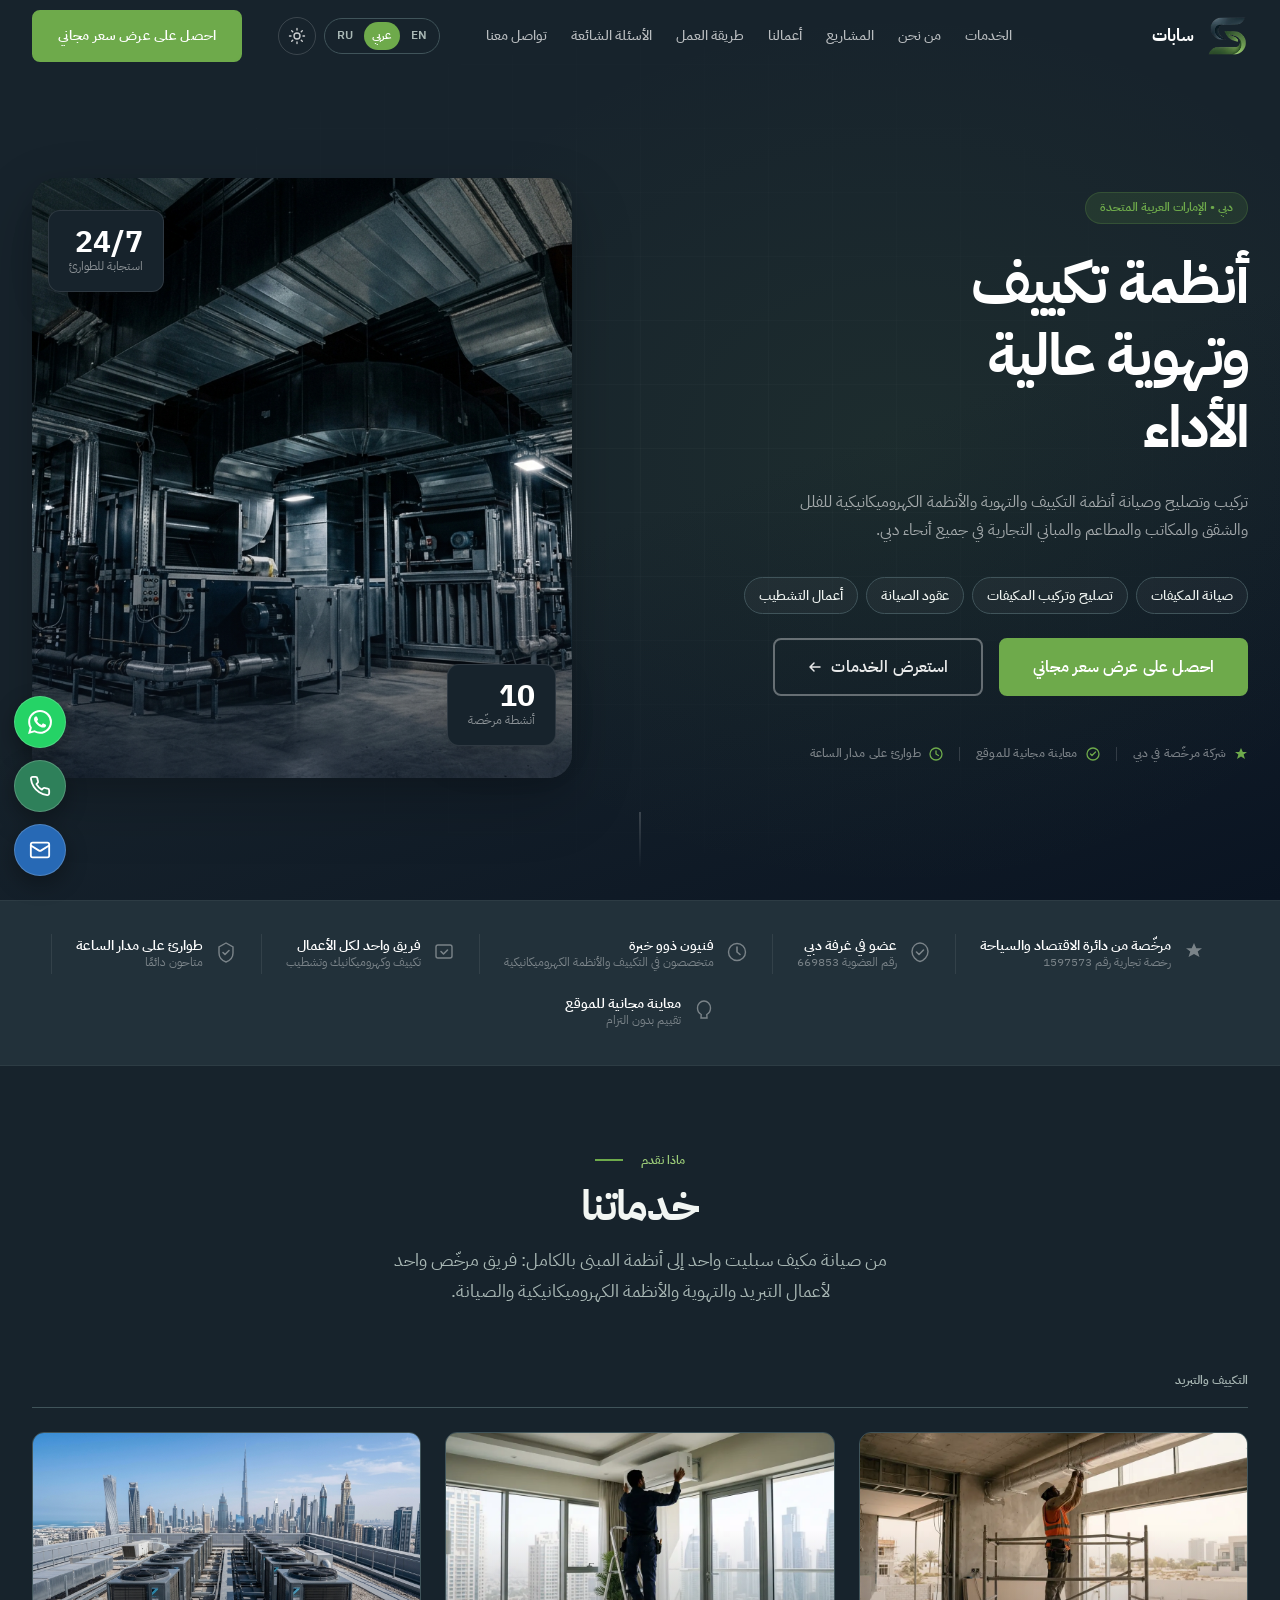
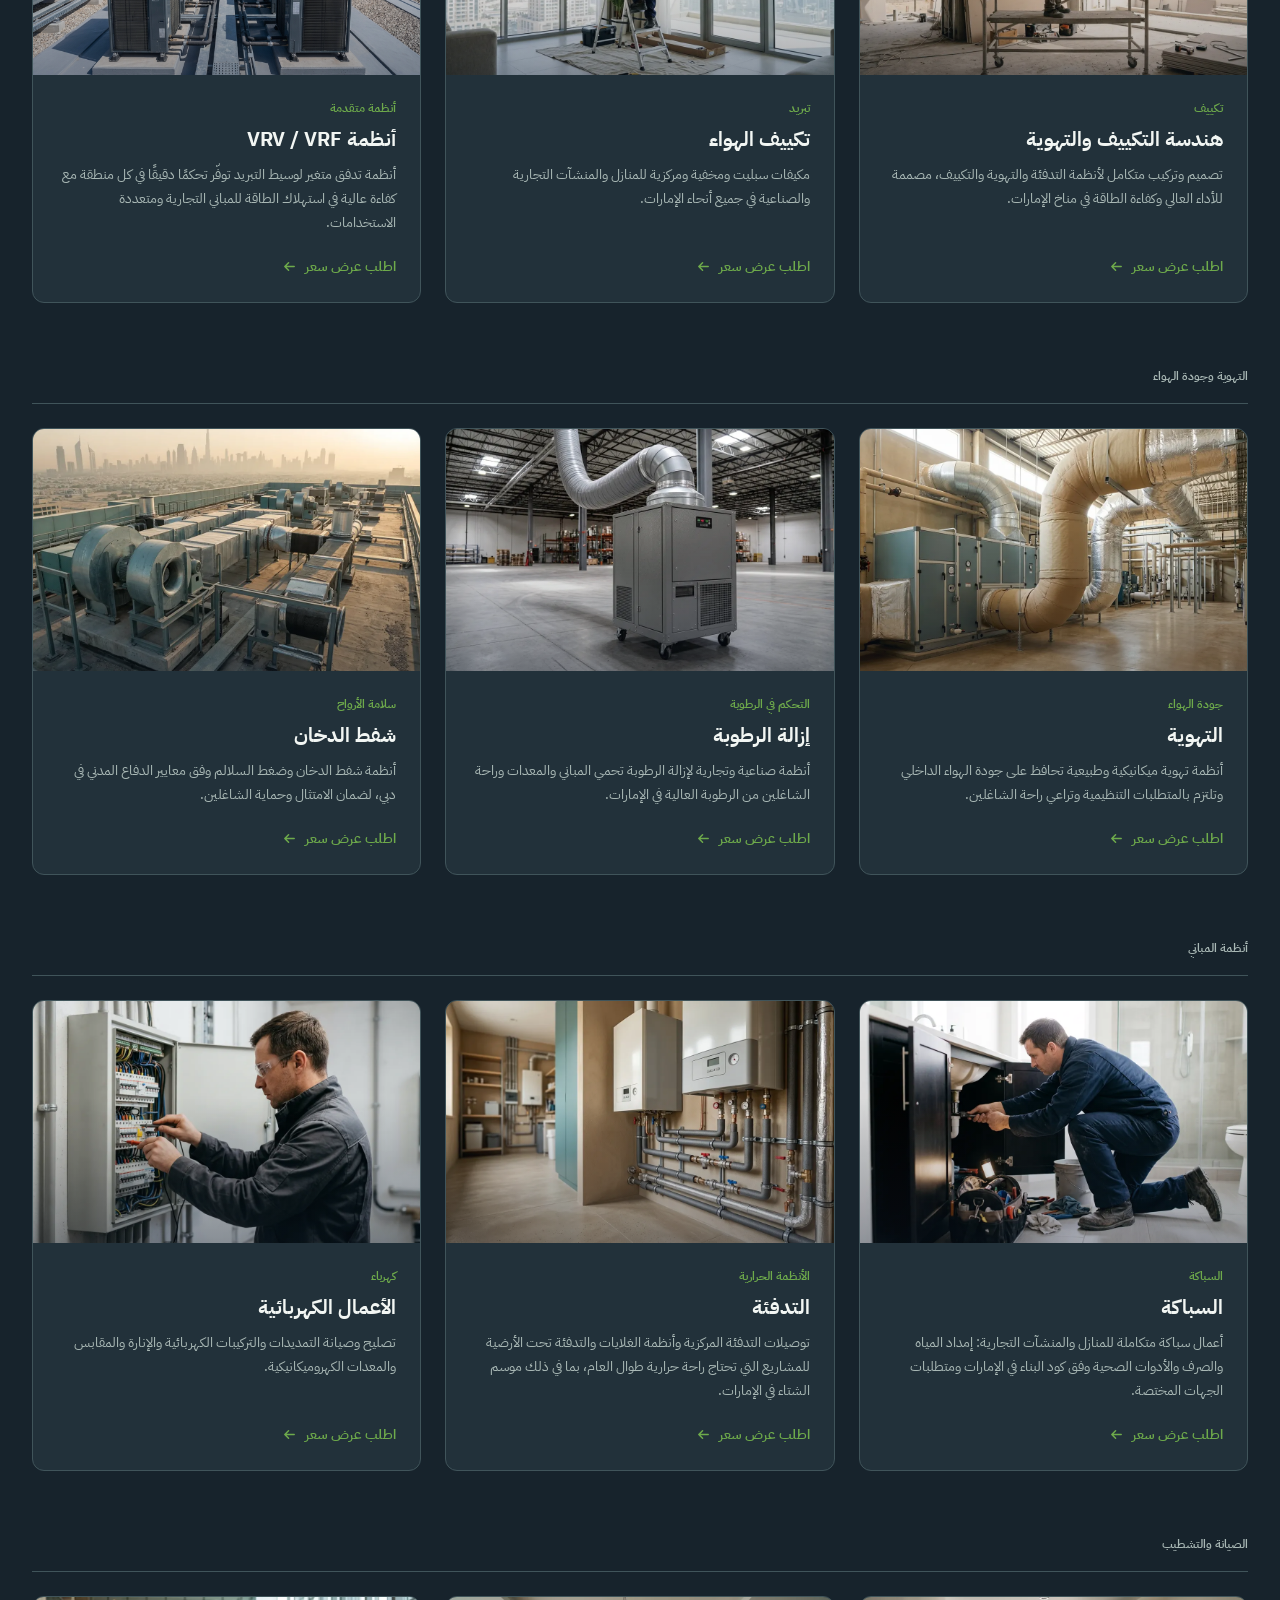
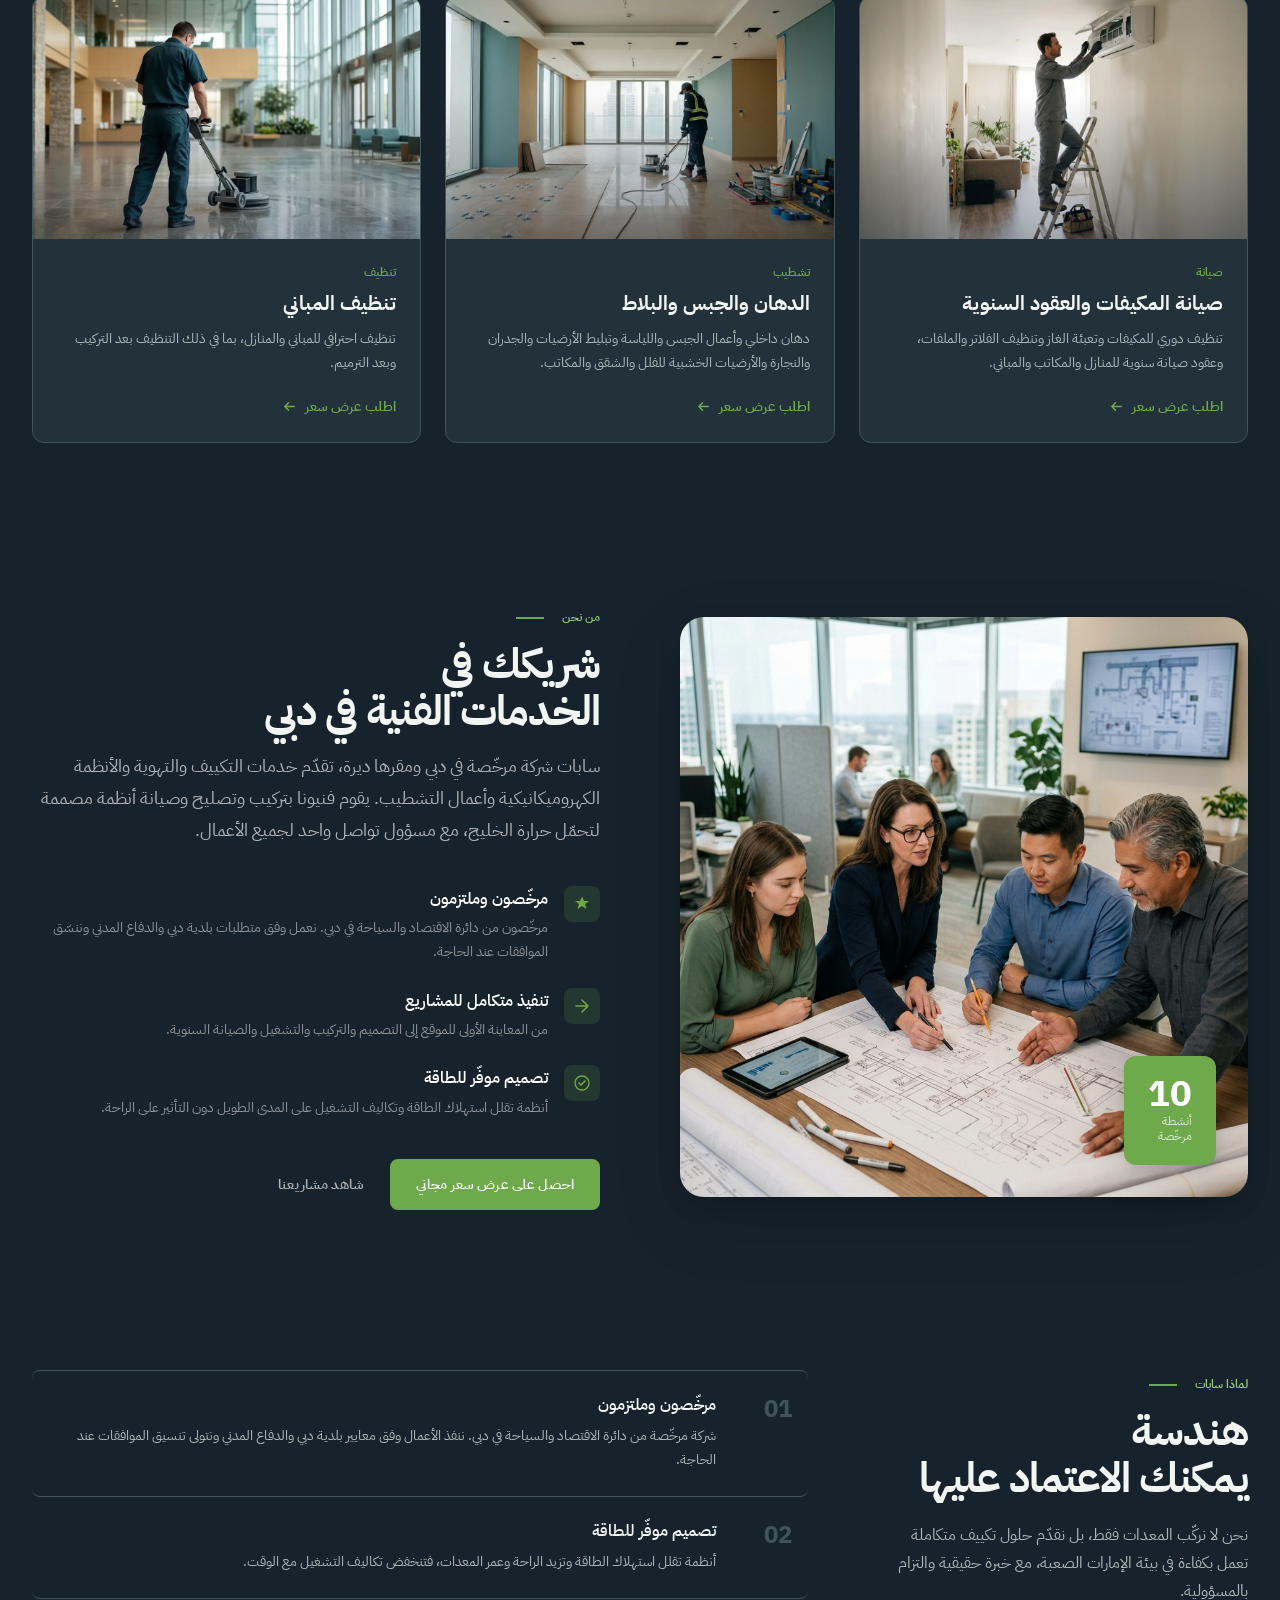
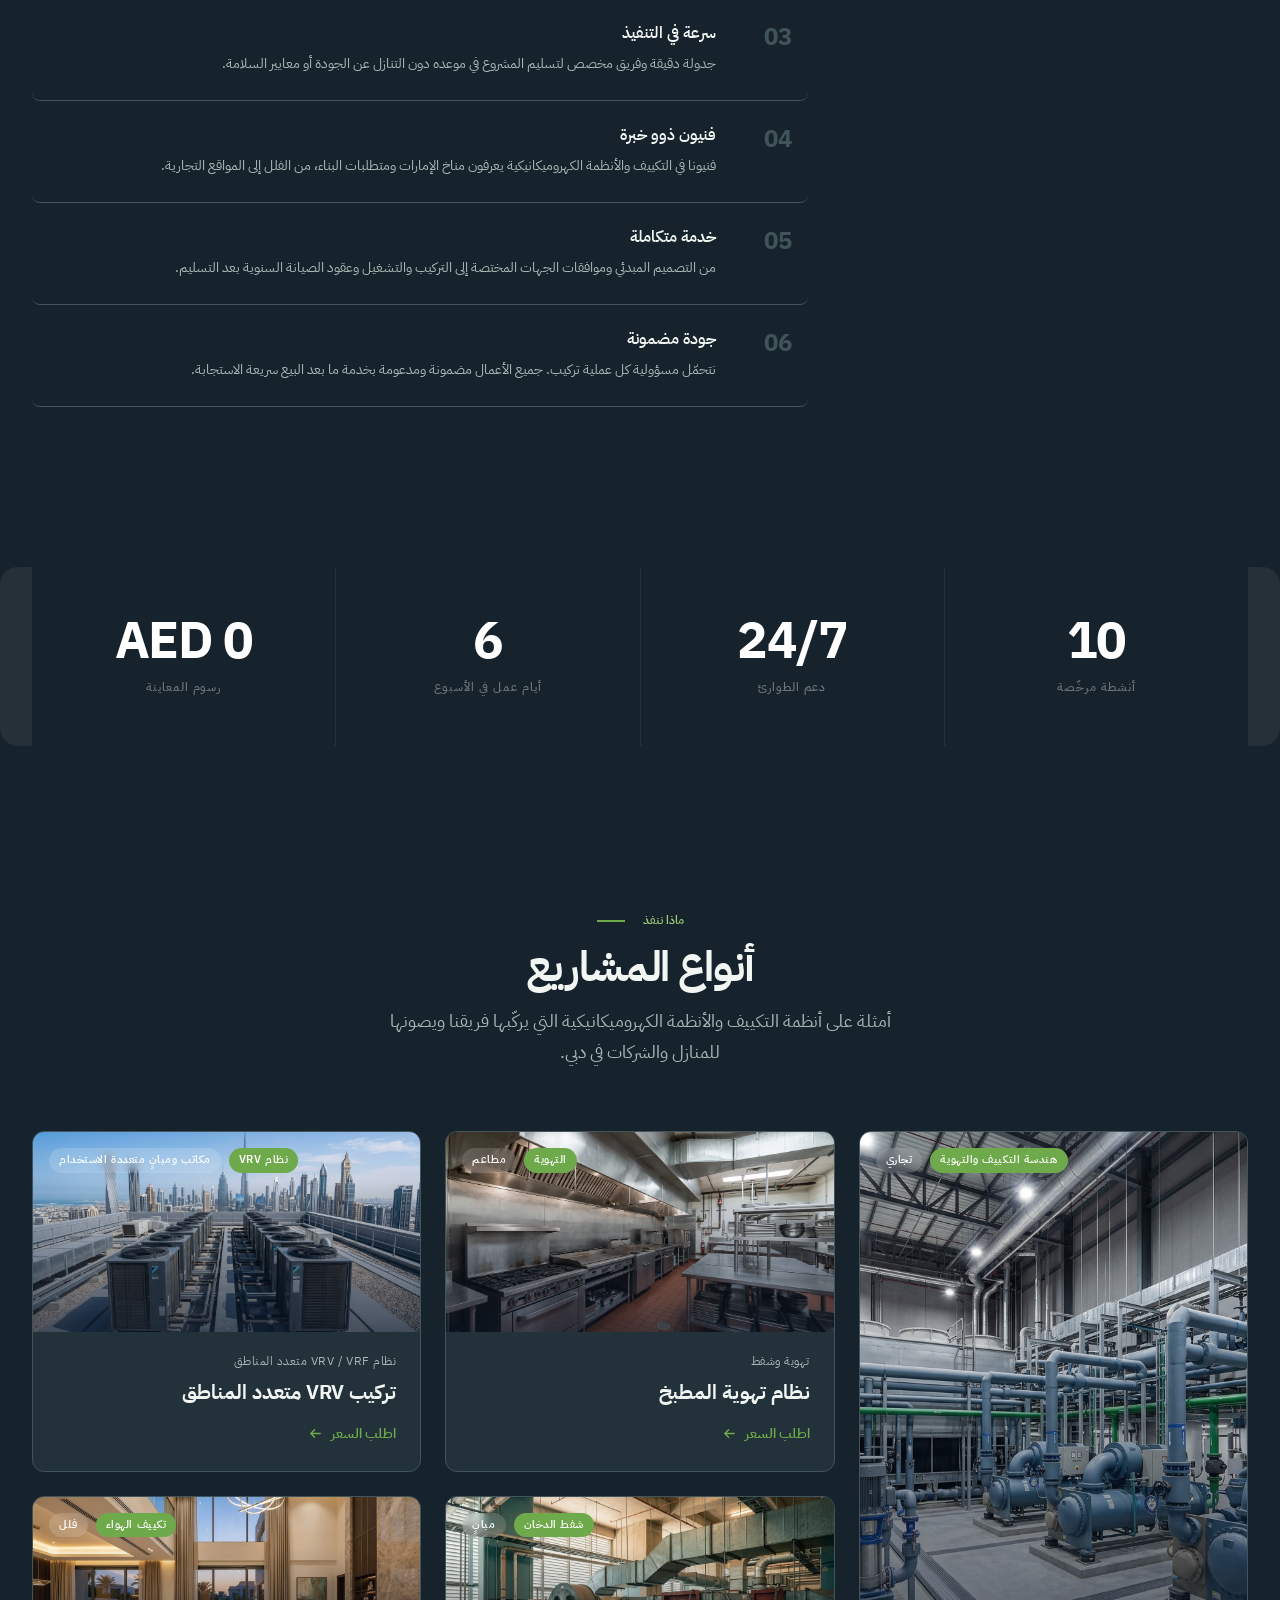
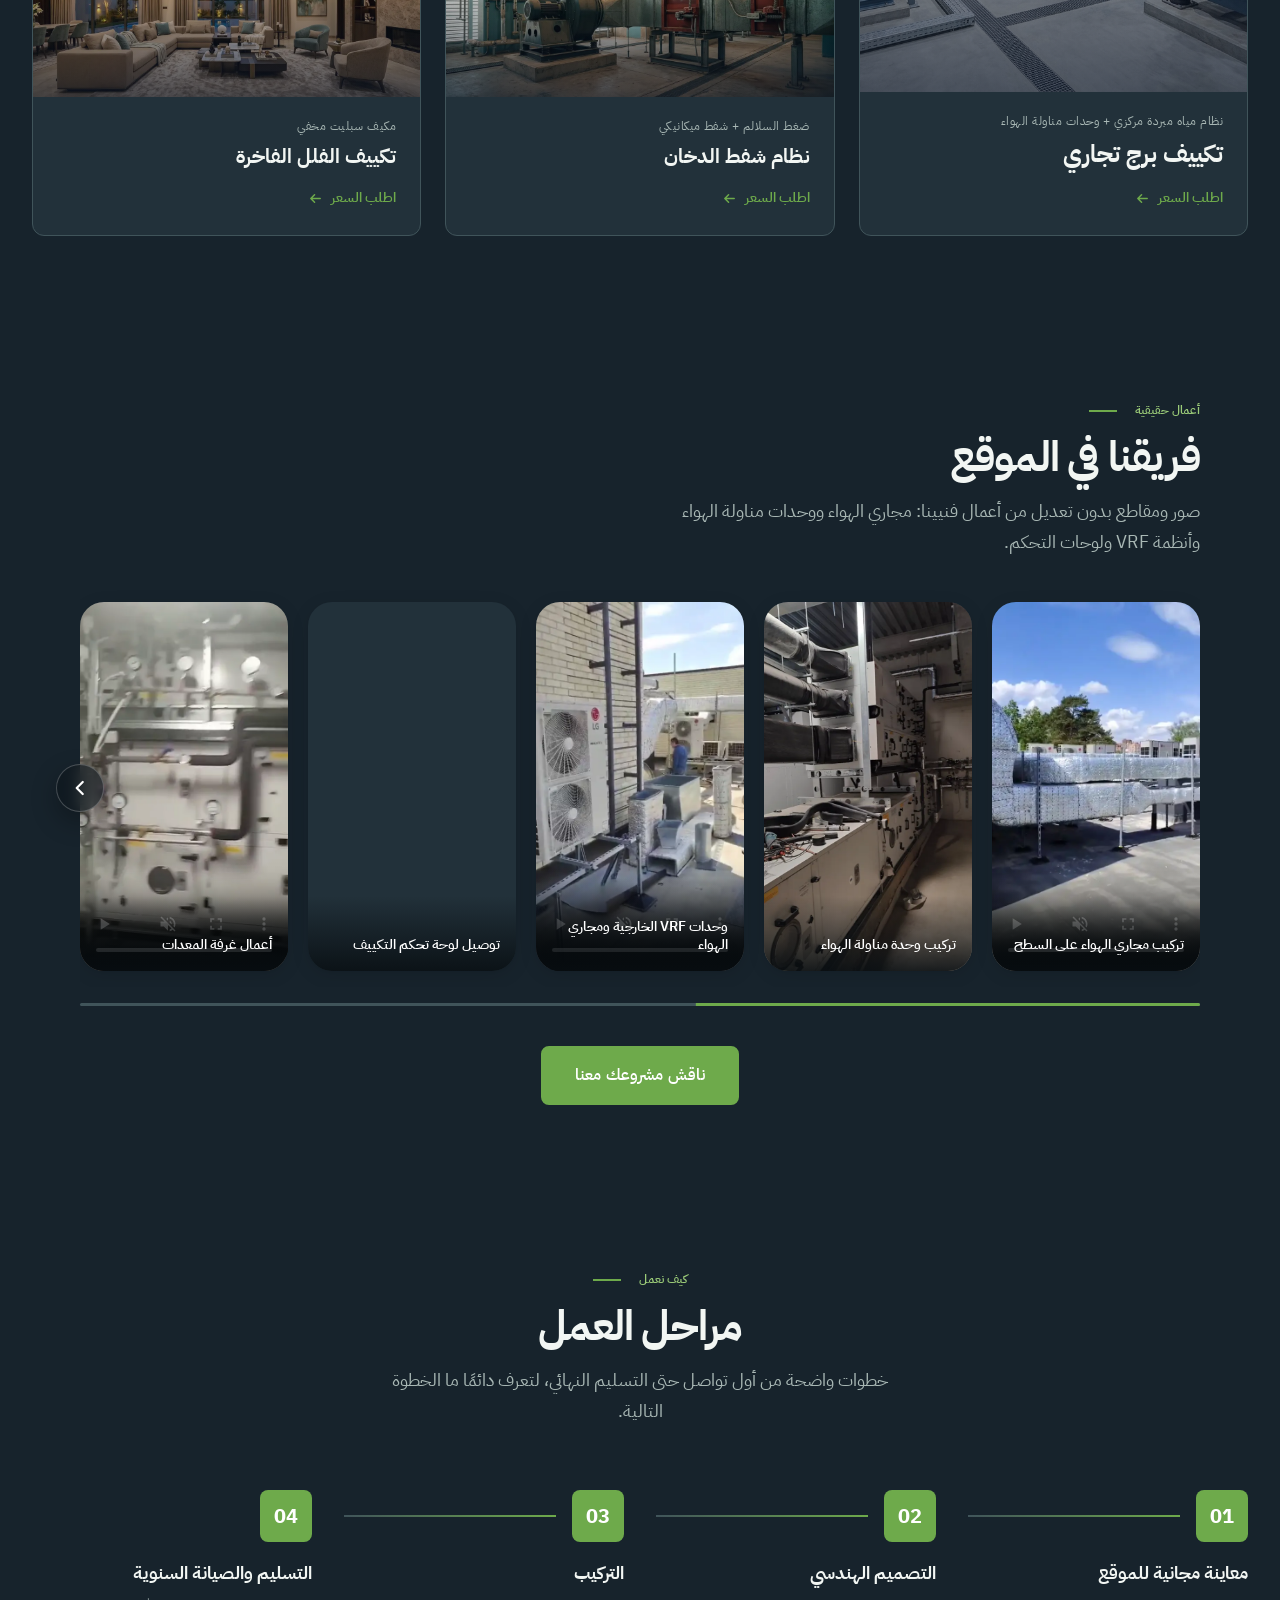
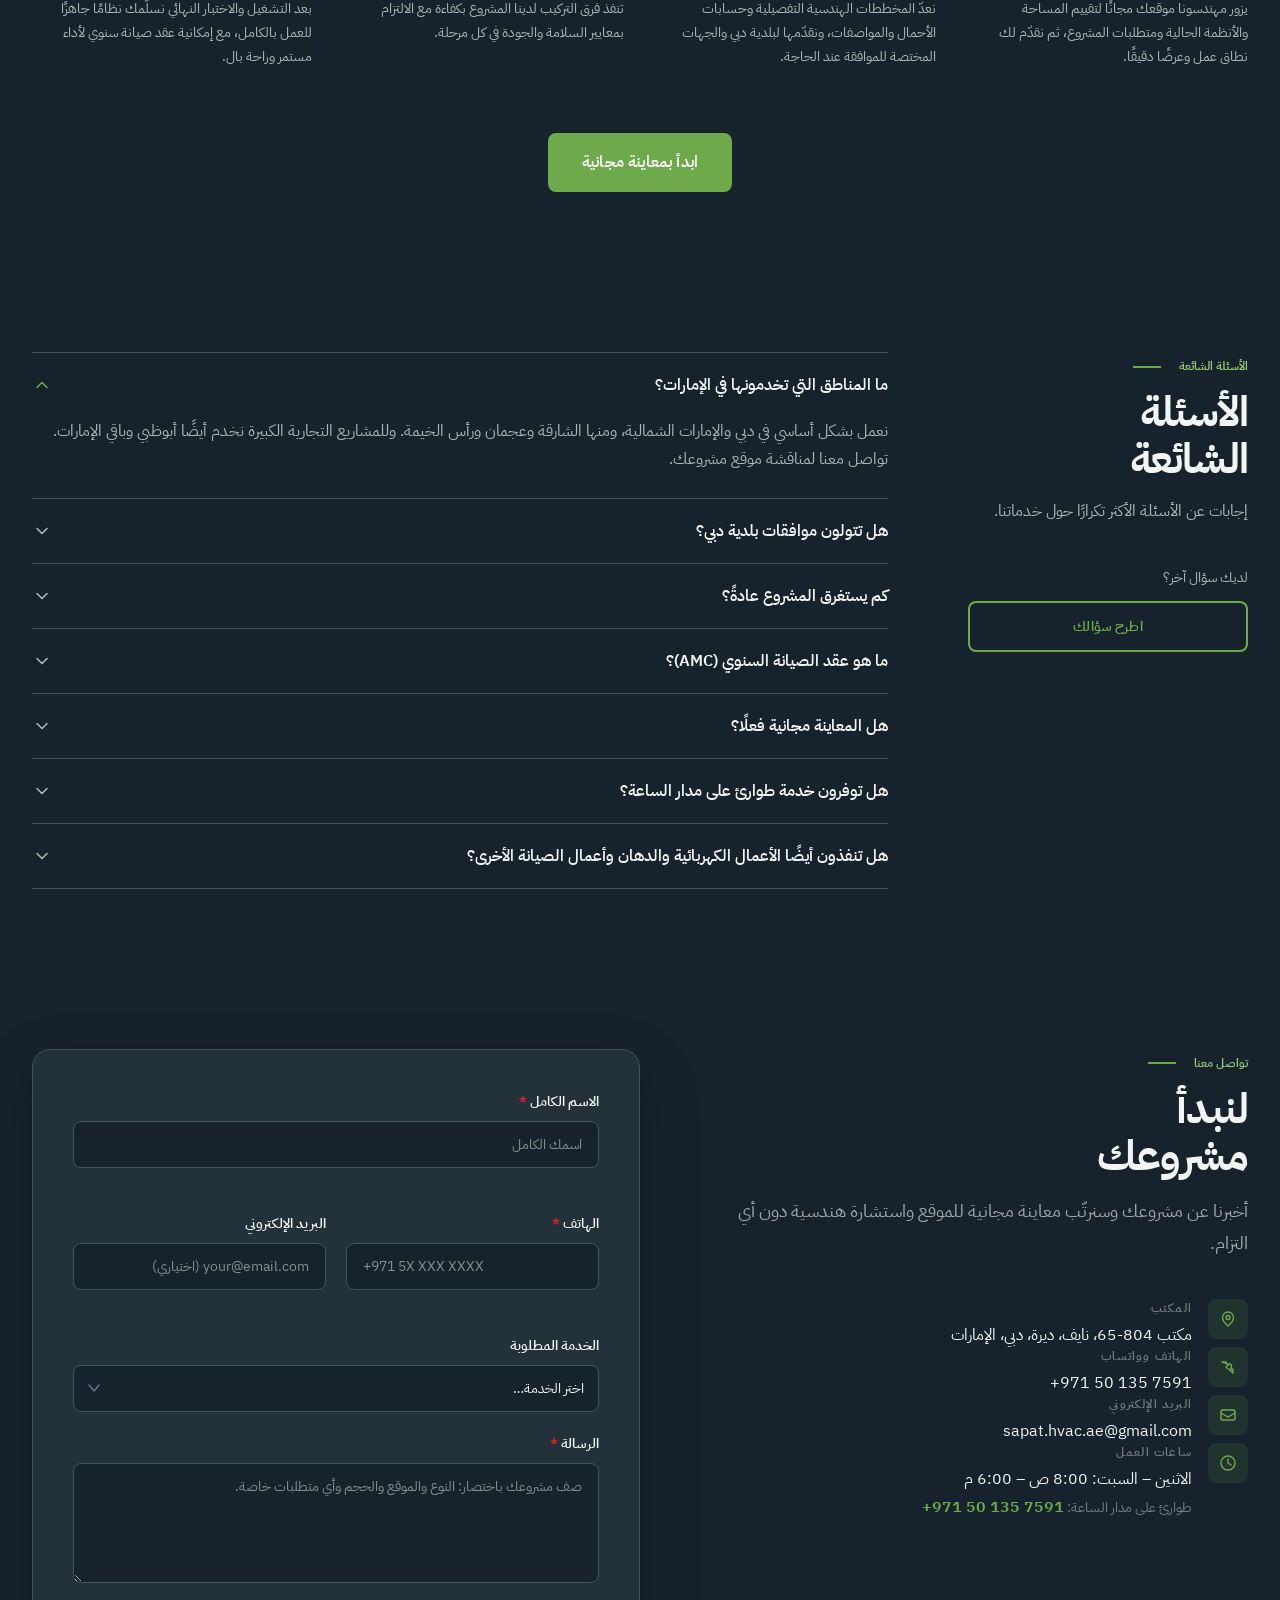
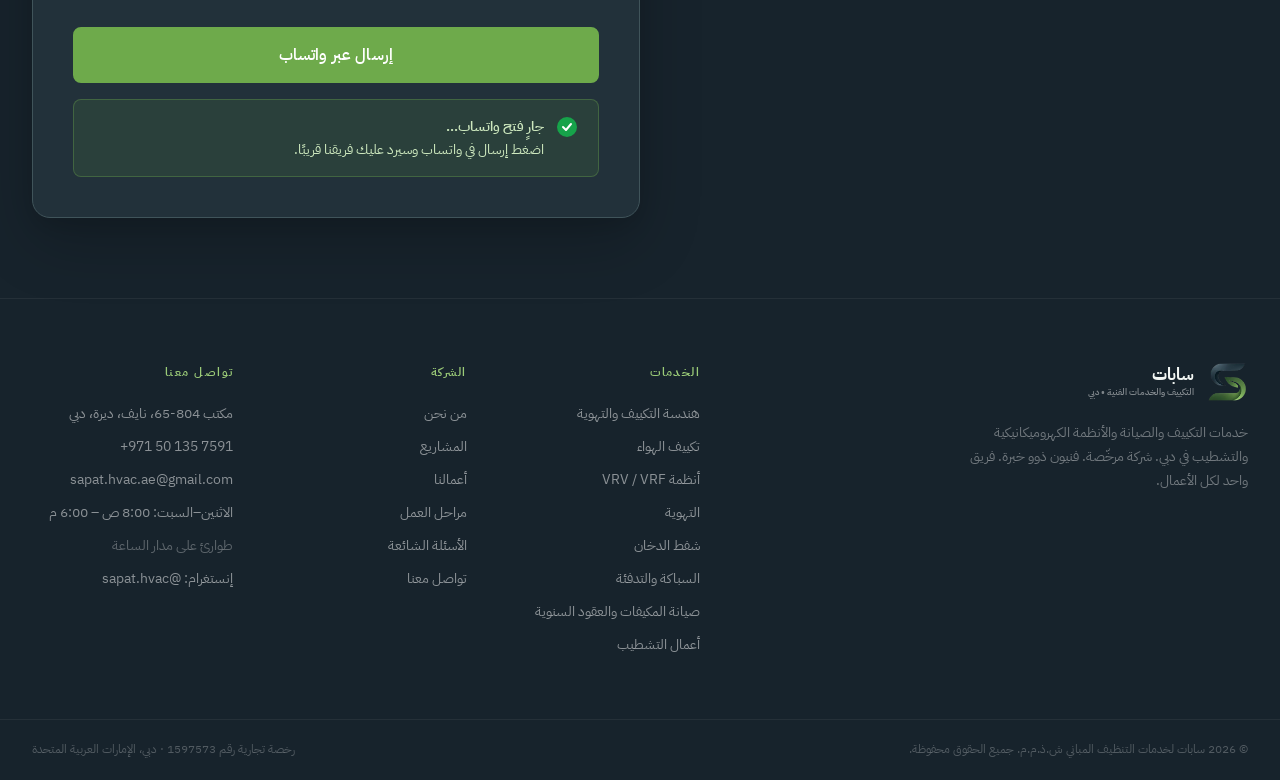
<file: ar/index.html>
<!DOCTYPE html>
<html lang="ar" dir="rtl">
<head>
  <meta charset="UTF-8">
  <meta name="viewport" content="width=device-width, initial-scale=1.0">
  <meta name="description" content="سابات: شركة مرخّصة في دبي لتركيب وصيانة أنظمة التكييف والتهوية والأعمال الكهروميكانيكية وأعمال التشطيب. معاينة مجانية للموقع ودعم طوارئ على مدار الساعة. اتصل أو راسلنا عبر واتساب ‎+971 50 135 7591.">
  <meta name="keywords" content="تصليح مكيفات دبي, صيانة مكيفات دبي, شركة تكييف دبي, تركيب مكيفات ديرة, VRV VRF دبي, تهوية دبي, صيانة MEP دبي, عقد صيانة سنوي دبي">
  <meta property="og:title" content="سابات | التكييف والتهوية والخدمات الفنية في دبي">
  <meta property="og:description" content="خدمات مرخّصة للتكييف والتهوية والصيانة وأعمال التشطيب في دبي. معاينة مجانية. دعم طوارئ على مدار الساعة.">
  <meta property="og:type" content="website">
  <meta property="og:url" content="https://userobidjonov-oss.github.io/sapat-hvac-website/">
  <title>سابات | التكييف والتهوية والخدمات الفنية في دبي، الإمارات</title>
  <link rel="preconnect" href="https://fonts.googleapis.com">
  <link rel="preconnect" href="https://fonts.gstatic.com" crossorigin>
  <link href="https://fonts.googleapis.com/css2?family=Inter:wght@300;400;500;600;700&amp;family=Outfit:wght@400;500;600;700;800&amp;display=swap" rel="stylesheet">
  <link rel="alternate" hreflang="en" href="https://userobidjonov-oss.github.io/sapat-hvac-website/">
  <link rel="alternate" hreflang="ar" href="https://userobidjonov-oss.github.io/sapat-hvac-website/ar/">
  <link rel="alternate" hreflang="ru" href="https://userobidjonov-oss.github.io/sapat-hvac-website/ru/">
  <link rel="stylesheet" href="../css/style.css?v=20261126i">
  <script>
    /* Enable entrance animations before first paint (skipped for reduced motion). */
    if ('IntersectionObserver' in window && !window.matchMedia('(prefers-reduced-motion: reduce)').matches) {
      document.documentElement.classList.add('js-motion');
    }
  </script>
<link href="https://fonts.googleapis.com/css2?family=IBM+Plex+Sans+Arabic:wght@400;500;600;700&display=swap" rel="stylesheet">
<script>window.I18N = {"Please enter your full name.": "يرجى إدخال الاسم الكامل.", "Please enter a valid phone number.": "يرجى إدخال رقم هاتف صحيح.", "Please enter a valid email address.": "يرجى إدخال بريد إلكتروني صحيح.", "Please share a few details about your project.": "يرجى كتابة بعض التفاصيل عن مشروعك.", "Not specified": "غير محدد", "New request from the website": "طلب جديد من الموقع", "Name": "الاسم", "Phone": "الهاتف", "Email": "البريد الإلكتروني", "Service": "الخدمة", "Message": "الرسالة", "Hello Sapat, I would like a quote.": "مرحبًا سابات، أرغب في الحصول على عرض سعر.", "Dark": "داكن", "Light": "فاتح", "Switch to dark mode": "تفعيل الوضع الداكن", "Switch to light mode": "تفعيل الوضع الفاتح"};</script>
</head>
<body>
<div class="scroll-progress" aria-hidden="true"></div>

<!-- ============================================================
     SKIP LINK
============================================================ -->
<a href="#main-content" class="skip-link">انتقل إلى المحتوى الرئيسي</a>

<!-- ============================================================
     NAVIGATION
============================================================ -->
<nav id="navbar" class="navbar" role="navigation" aria-label="القائمة الرئيسية">
  <div class="container navbar__inner">

    <a href="#hero" class="navbar__logo" aria-label="سابات - الصفحة الرئيسية">
      <span class="brand-mark" aria-hidden="true">
        <img src="../images/sapat-icon.webp" alt="">
      </span>
      <span class="brand-copy">
        <span class="brand-name">سابات</span>
        <span class="brand-sub">التكييف والخدمات الفنية • دبي</span>
      </span>
    </a>

    <ul class="navbar__links" role="list">
      <li><a href="#services" class="nav-link">الخدمات</a></li>
      <li><a href="#about" class="nav-link">من نحن</a></li>
      <li><a href="#projects" class="nav-link">المشاريع</a></li>
      <li><a href="#work" class="nav-link">أعمالنا</a></li>
      <li><a href="#process" class="nav-link">طريقة العمل</a></li>
      <li><a href="#faq" class="nav-link">الأسئلة الشائعة</a></li>
      <li><a href="#contact" class="nav-link">تواصل معنا</a></li>
    </ul>

    <div class="navbar__tools">
      <div class="lang-switch" role="group" aria-label="اللغة">
        <a href="../" data-lang="en" lang="en">EN</a>
        <a href="./" data-lang="ar" lang="ar">عربي</a>
        <a href="../ru/" data-lang="ru" lang="ru">RU</a>
      </div>

      <button class="theme-toggle" id="themeToggle" type="button" aria-label="تبديل المظهر" aria-pressed="false">
        <svg class="theme-toggle__icon theme-toggle__icon--sun" width="18" height="18" viewbox="0 0 24 24" fill="none" aria-hidden="true">
          <circle cx="12" cy="12" r="4" stroke="currentColor" stroke-width="1.8" />
          <path d="M12 2V4M12 20V22M4.93 4.93L6.34 6.34M17.66 17.66L19.07 19.07M2 12H4M20 12H22M4.93 19.07L6.34 17.66M17.66 6.34L19.07 4.93" stroke="currentColor" stroke-width="1.8" stroke-linecap="round" />
        </svg>
        <svg class="theme-toggle__icon theme-toggle__icon--moon" width="18" height="18" viewbox="0 0 24 24" fill="none" aria-hidden="true">
          <path d="M20.5 15.2A8.5 8.5 0 0 1 8.8 3.5 8.5 8.5 0 1 0 20.5 15.2Z" stroke="currentColor" stroke-width="1.8" stroke-linejoin="round" />
        </svg>
        <span class="theme-toggle__text sr-only">فاتح</span>
      </button>
    </div>

    <a href="#contact" class="btn btn--primary navbar__cta">احصل على عرض سعر مجاني</a>

    <button class="navbar__toggle" id="mobileToggle" type="button" aria-label="فتح القائمة" aria-expanded="false" aria-controls="mobileMenu">
      <span class="toggle-bar" aria-hidden="true"></span>
      <span class="toggle-bar" aria-hidden="true"></span>
      <span class="toggle-bar" aria-hidden="true"></span>
    </button>
  </div>
</nav>

<!-- Mobile menu overlay -->
<div class="mobile-overlay" id="mobileOverlay" aria-hidden="true"></div>

<!-- Mobile navigation panel -->
<nav class="mobile-menu" id="mobileMenu" aria-label="قائمة الجوال" aria-hidden="true" inert>
  <ul class="mobile-menu__links" role="list">
    <li><a href="#services" class="mobile-link">الخدمات</a></li>
    <li><a href="#about" class="mobile-link">من نحن</a></li>
    <li><a href="#projects" class="mobile-link">المشاريع</a></li>
    <li><a href="#work" class="mobile-link">أعمالنا</a></li>
    <li><a href="#process" class="mobile-link">طريقة العمل</a></li>
    <li><a href="#faq" class="mobile-link">الأسئلة الشائعة</a></li>
    <li><a href="#contact" class="mobile-link">تواصل معنا</a></li>
  </ul>
  <a href="#contact" class="btn btn--primary mobile-menu__cta">احصل على عرض سعر مجاني</a>
  <div class="lang-switch lang-switch--mobile" role="group" aria-label="اللغة">
      <a href="../" data-lang="en" lang="en">EN</a>
      <a href="./" data-lang="ar" lang="ar">عربي</a>
      <a href="../ru/" data-lang="ru" lang="ru">RU</a>
    </div>


</nav>

<!-- ============================================================
     MAIN CONTENT
============================================================ -->
<main id="main-content">

<!-- ============================================================
     HERO SECTION
============================================================ -->
<section id="hero" class="hero" aria-label="مقدمة">
  <div class="hero__bg" aria-hidden="true">
    <div class="hero__bg-grid" aria-hidden="true"></div>
  </div>

  <div class="container hero__inner">
    <div class="hero__content">
      <span class="hero__eyebrow">دبي • الإمارات العربية المتحدة</span>

      <h1 class="hero__headline">
        أنظمة تكييف<br>وتهوية عالية<br>الأداء
      </h1>

      <p class="hero__sub">
        تركيب وتصليح وصيانة أنظمة التكييف والتهوية والأنظمة الكهروميكانيكية للفلل والشقق والمكاتب والمطاعم والمباني التجارية في جميع أنحاء دبي.
      </p>

      <nav class="hero__chips" aria-label="الخدمات الأكثر طلبًا">
        <a href="#service-amc" class="hero__chip">صيانة المكيفات</a>
        <a href="#service-ac" class="hero__chip">تصليح وتركيب المكيفات</a>
        <a href="#service-amc" class="hero__chip">عقود الصيانة</a>
        <a href="#service-fitout" class="hero__chip">أعمال التشطيب</a>
      </nav>

      <div class="hero__actions">
        <a href="#contact" class="btn btn--primary btn--lg" id="hero-cta-primary">
          احصل على عرض سعر مجاني
        </a>
        <a href="#services" class="btn btn--outline-light btn--lg" id="hero-cta-secondary">
          استعرض الخدمات
          <svg width="16" height="16" viewbox="0 0 16 16" fill="none" aria-hidden="true">
            <path d="M3 8H13M13 8L9 4M13 8L9 12" stroke="currentColor" stroke-width="1.5" stroke-linecap="round" stroke-linejoin="round" />
          </svg>
        </a>
      </div>

      <div class="hero__trust" role="list" aria-label="الاعتمادات">
        <div class="hero__trust-item" role="listitem">
          <svg width="14" height="14" viewbox="0 0 14 14" fill="none" aria-hidden="true">
            <path d="M7 1L8.8 5H13L9.6 7.5L11 12L7 9.5L3 12L4.4 7.5L1 5H5.2L7 1Z" fill="#6EAA4B" />
          </svg>
          شركة مرخّصة في دبي
        </div>
        <div class="hero__trust-divider" aria-hidden="true"></div>
        <div class="hero__trust-item" role="listitem">
          <svg width="14" height="14" viewbox="0 0 14 14" fill="none" aria-hidden="true">
            <circle cx="7" cy="7" r="6" stroke="#6EAA4B" stroke-width="1.3" />
            <path d="M4.5 7L6 8.5L9.5 5" stroke="#6EAA4B" stroke-width="1.3" stroke-linecap="round" stroke-linejoin="round" />
          </svg>
          معاينة مجانية للموقع
        </div>
        <div class="hero__trust-divider" aria-hidden="true"></div>
        <div class="hero__trust-item" role="listitem">
          <svg width="14" height="14" viewbox="0 0 14 14" fill="none" aria-hidden="true">
            <circle cx="7" cy="7" r="6" stroke="#6EAA4B" stroke-width="1.3" />
            <path d="M7 4V7L9.5 8.5" stroke="#6EAA4B" stroke-width="1.3" stroke-linecap="round" />
          </svg>
          طوارئ على مدار الساعة
        </div>
      </div>
    </div>

    <div class="hero__visual">
      <div class="hero__image-wrapper">
        <img src="../images/hero-hvac.jpg" alt="تركيب نظام تكييف وتهوية كبير داخل مبنى تجاري حديث: وحدات مناولة الهواء ومجاري هواء دقيقة" class="hero__img" loading="eager" width="600" height="700">
        <div class="hero__image-overlay" aria-hidden="true"></div>
        <div class="hero__badge">
          <span class="hero__badge-num">10</span>
          <span class="hero__badge-label">أنشطة مرخّصة</span>
        </div>
        <div class="hero__badge hero__badge--alt">
          <span class="hero__badge-num">24/7</span>
          <span class="hero__badge-label">استجابة للطوارئ</span>
        </div>
      </div>
    </div>
  </div>

  <div class="hero__scroll-indicator" aria-hidden="true">
    <div class="scroll-line"></div>
  </div>
</section>

<!-- ============================================================
     TRUST STRIP
============================================================ -->
<section class="trust-strip" aria-label="تراخيص الشركة واعتماداتها">
  <div class="container">
    <ul class="trust-strip__list" role="list">

      <li class="trust-strip__item">
        <span class="trust-icon" aria-hidden="true">
          <svg width="22" height="22" viewbox="0 0 22 22" fill="none">
            <path d="M11 2L13.3 7.3H19L14.7 10.5L16.5 16L11 12.9L5.5 16L7.3 10.5L3 7.3H8.7L11 2Z" fill="currentColor" />
          </svg>
        </span>
        <div>
          <strong>مرخّصة من دائرة الاقتصاد والسياحة</strong>
          <span>رخصة تجارية رقم 1597573</span>
        </div>
      </li>

      <li class="trust-strip__sep" aria-hidden="true"></li>

      <li class="trust-strip__item">
        <span class="trust-icon" aria-hidden="true">
          <svg width="22" height="22" viewbox="0 0 22 22" fill="none">
            <path d="M11 2C7 2 3 5.5 3 10.5C3 15.5 7 19.5 11 20.5C15 19.5 19 15.5 19 10.5C19 5.5 15 2 11 2Z" stroke="currentColor" stroke-width="1.4" />
            <path d="M7.5 11L10 13.5L14.5 9" stroke="currentColor" stroke-width="1.6" stroke-linecap="round" stroke-linejoin="round" />
          </svg>
        </span>
        <div>
          <strong>عضو في غرفة دبي</strong>
          <span>رقم العضوية 669853</span>
        </div>
      </li>

      <li class="trust-strip__sep" aria-hidden="true"></li>

      <li class="trust-strip__item">
        <span class="trust-icon" aria-hidden="true">
          <svg width="22" height="22" viewbox="0 0 22 22" fill="none">
            <circle cx="11" cy="11" r="8.5" stroke="currentColor" stroke-width="1.4" />
            <path d="M11 6V11L14 13.5" stroke="currentColor" stroke-width="1.6" stroke-linecap="round" />
          </svg>
        </span>
        <div>
          <strong>فنيون ذوو خبرة</strong>
          <span>متخصصون في التكييف والأنظمة الكهروميكانيكية</span>
        </div>
      </li>

      <li class="trust-strip__sep" aria-hidden="true"></li>

      <li class="trust-strip__item">
        <span class="trust-icon" aria-hidden="true">
          <svg width="22" height="22" viewbox="0 0 22 22" fill="none">
            <rect x="3" y="4" width="16" height="13" rx="2" stroke="currentColor" stroke-width="1.4" />
            <path d="M8 10.5L10.5 13L14.5 9" stroke="currentColor" stroke-width="1.6" stroke-linecap="round" stroke-linejoin="round" />
          </svg>
        </span>
        <div>
          <strong>فريق واحد لكل الأعمال</strong>
          <span>تكييف وكهروميكانيك وتشطيب</span>
        </div>
      </li>

      <li class="trust-strip__sep" aria-hidden="true"></li>

      <li class="trust-strip__item">
        <span class="trust-icon" aria-hidden="true">
          <svg width="22" height="22" viewbox="0 0 22 22" fill="none">
            <path d="M11 2L4 6V12C4 16 7 19.5 11 21C15 19.5 18 16 18 12V6L11 2Z" stroke="currentColor" stroke-width="1.4" />
            <path d="M8 11.5L10 13.5L14 9.5" stroke="currentColor" stroke-width="1.6" stroke-linecap="round" stroke-linejoin="round" />
          </svg>
        </span>
        <div>
          <strong>طوارئ على مدار الساعة</strong>
          <span>متاحون دائمًا</span>
        </div>
      </li>

      <li class="trust-strip__sep" aria-hidden="true"></li>

      <li class="trust-strip__item">
        <span class="trust-icon" aria-hidden="true">
          <svg width="22" height="22" viewbox="0 0 22 22" fill="none">
            <path d="M11 3C7.5 3 4.5 6 4.5 10C4.5 12.8 6 15.2 8.2 16.5L8 20H14L13.8 16.5C16 15.2 17.5 12.8 17.5 10C17.5 6 14.5 3 11 3Z" stroke="currentColor" stroke-width="1.4" />
          </svg>
        </span>
        <div>
          <strong>معاينة مجانية للموقع</strong>
          <span>تقييم بدون التزام</span>
        </div>
      </li>

    </ul>
  </div>
</section>

<!-- ============================================================
     SERVICES SECTION
============================================================ -->
<section id="services" class="services section" aria-labelledby="services-heading">
  <div class="container">

    <header class="section-header reveal">
      <span class="section-label">ماذا نقدم</span>
      <h2 id="services-heading" class="section-title">خدماتنا</h2>
      <p class="section-desc">
        من صيانة مكيف سبليت واحد إلى أنظمة المبنى بالكامل: فريق مرخّص واحد لأعمال التبريد والتهوية والأنظمة الكهروميكانيكية والصيانة.
      </p>
    </header>

    <div class="services__category reveal">
      <h3 class="services__cat-label">التكييف والتبريد</h3>
      <div class="services__grid">

        <article class="service-card" id="service-hvac">
          <div class="service-card__img-wrap">
            <img src="../images/services/hvac.webp" alt="تركيب أنظمة التكييف المركزي" class="service-card__img" loading="lazy" decoding="async" width="1200" height="670">
            <div class="service-card__overlay" aria-hidden="true"></div>
          </div>
          <div class="service-card__body">
            <span class="service-card__cat">تكييف</span>
            <h4 class="service-card__title">هندسة التكييف والتهوية</h4>
            <p class="service-card__desc">تصميم وتركيب متكامل لأنظمة التدفئة والتهوية والتكييف، مصممة للأداء العالي وكفاءة الطاقة في مناخ الإمارات.</p>
            <a href="#contact" class="service-card__link" aria-label="اطلب عرض سعر لهندسة التكييف والتهوية">
              اطلب عرض سعر
              <svg width="15" height="15" viewbox="0 0 16 16" fill="none" aria-hidden="true">
                <path d="M3 8H13M13 8L9 4M13 8L9 12" stroke="currentColor" stroke-width="1.6" stroke-linecap="round" stroke-linejoin="round" />
              </svg>
            </a>
          </div>
        </article>

        <article class="service-card" id="service-ac">
          <div class="service-card__img-wrap">
            <img src="../images/services/ac.webp" alt="نظام تكييف" class="service-card__img" loading="lazy" decoding="async" width="1200" height="670">
            <div class="service-card__overlay" aria-hidden="true"></div>
          </div>
          <div class="service-card__body">
            <span class="service-card__cat">تبريد</span>
            <h4 class="service-card__title">تكييف الهواء</h4>
            <p class="service-card__desc">مكيفات سبليت ومخفية ومركزية للمنازل والمنشآت التجارية والصناعية في جميع أنحاء الإمارات.</p>
            <a href="#contact" class="service-card__link" aria-label="اطلب عرض سعر لتكييف الهواء">
              اطلب عرض سعر
              <svg width="15" height="15" viewbox="0 0 16 16" fill="none" aria-hidden="true">
                <path d="M3 8H13M13 8L9 4M13 8L9 12" stroke="currentColor" stroke-width="1.6" stroke-linecap="round" stroke-linejoin="round" />
              </svg>
            </a>
          </div>
        </article>

        <article class="service-card" id="service-vrv">
          <div class="service-card__img-wrap">
            <img src="../images/service-vrv.jpg" alt="وحدات VRV/VRF خارجية على سطح مبنى في دبي" class="service-card__img" loading="lazy">
            <div class="service-card__overlay" aria-hidden="true"></div>
          </div>
          <div class="service-card__body">
            <span class="service-card__cat">أنظمة متقدمة</span>
            <h4 class="service-card__title">أنظمة VRV / VRF</h4>
            <p class="service-card__desc">أنظمة تدفق متغير لوسيط التبريد توفّر تحكمًا دقيقًا في كل منطقة مع كفاءة عالية في استهلاك الطاقة للمباني التجارية ومتعددة الاستخدامات.</p>
            <a href="#contact" class="service-card__link" aria-label="اطلب عرض سعر لأنظمة VRV/VRF">
              اطلب عرض سعر
              <svg width="15" height="15" viewbox="0 0 16 16" fill="none" aria-hidden="true">
                <path d="M3 8H13M13 8L9 4M13 8L9 12" stroke="currentColor" stroke-width="1.6" stroke-linecap="round" stroke-linejoin="round" />
              </svg>
            </a>
          </div>
        </article>

      </div>
    </div>

    <div class="services__category reveal">
      <h3 class="services__cat-label">التهوية وجودة الهواء</h3>
      <div class="services__grid">

        <article class="service-card" id="service-ventilation">
          <div class="service-card__img-wrap">
            <img src="../images/services/ventilation.webp" alt="نظام تهوية صناعي" class="service-card__img" loading="lazy" decoding="async" width="1200" height="670">
            <div class="service-card__overlay" aria-hidden="true"></div>
          </div>
          <div class="service-card__body">
            <span class="service-card__cat">جودة الهواء</span>
            <h4 class="service-card__title">التهوية</h4>
            <p class="service-card__desc">أنظمة تهوية ميكانيكية وطبيعية تحافظ على جودة الهواء الداخلي وتلتزم بالمتطلبات التنظيمية وتراعي راحة الشاغلين.</p>
            <a href="#contact" class="service-card__link" aria-label="اطلب عرض سعر للتهوية">
              اطلب عرض سعر
              <svg width="15" height="15" viewbox="0 0 16 16" fill="none" aria-hidden="true">
                <path d="M3 8H13M13 8L9 4M13 8L9 12" stroke="currentColor" stroke-width="1.6" stroke-linecap="round" stroke-linejoin="round" />
              </svg>
            </a>
          </div>
        </article>

        <article class="service-card" id="service-dehumid">
          <div class="service-card__img-wrap">
            <img src="../images/services/dehumid.webp" alt="جهاز إزالة رطوبة في موقع صناعي" class="service-card__img" loading="lazy" decoding="async" width="1200" height="670">
            <div class="service-card__overlay" aria-hidden="true"></div>
          </div>
          <div class="service-card__body">
            <span class="service-card__cat">التحكم في الرطوبة</span>
            <h4 class="service-card__title">إزالة الرطوبة</h4>
            <p class="service-card__desc">أنظمة صناعية وتجارية لإزالة الرطوبة تحمي المباني والمعدات وراحة الشاغلين من الرطوبة العالية في الإمارات.</p>
            <a href="#contact" class="service-card__link" aria-label="اطلب عرض سعر لإزالة الرطوبة">
              اطلب عرض سعر
              <svg width="15" height="15" viewbox="0 0 16 16" fill="none" aria-hidden="true">
                <path d="M3 8H13M13 8L9 4M13 8L9 12" stroke="currentColor" stroke-width="1.6" stroke-linecap="round" stroke-linejoin="round" />
              </svg>
            </a>
          </div>
        </article>

        <article class="service-card" id="service-smoke">
          <div class="service-card__img-wrap">
            <img src="../images/services/smoke.webp" alt="تركيب نظام شفط الدخان" class="service-card__img" loading="lazy" decoding="async" width="1200" height="670">
            <div class="service-card__overlay" aria-hidden="true"></div>
          </div>
          <div class="service-card__body">
            <span class="service-card__cat">سلامة الأرواح</span>
            <h4 class="service-card__title">شفط الدخان</h4>
            <p class="service-card__desc">أنظمة شفط الدخان وضغط السلالم وفق معايير الدفاع المدني في دبي، لضمان الامتثال وحماية الشاغلين.</p>
            <a href="#contact" class="service-card__link" aria-label="اطلب عرض سعر لشفط الدخان">
              اطلب عرض سعر
              <svg width="15" height="15" viewbox="0 0 16 16" fill="none" aria-hidden="true">
                <path d="M3 8H13M13 8L9 4M13 8L9 12" stroke="currentColor" stroke-width="1.6" stroke-linecap="round" stroke-linejoin="round" />
              </svg>
            </a>
          </div>
        </article>

      </div>
    </div>

    <div class="services__category reveal">
      <h3 class="services__cat-label">أنظمة المباني</h3>
      <div class="services__grid">

        <article class="service-card" id="service-plumbing">
          <div class="service-card__img-wrap">
            <img src="../images/services/plumbing.webp" alt="تركيب أعمال السباكة" class="service-card__img" loading="lazy" decoding="async" width="1200" height="670">
            <div class="service-card__overlay" aria-hidden="true"></div>
          </div>
          <div class="service-card__body">
            <span class="service-card__cat">السباكة</span>
            <h4 class="service-card__title">السباكة</h4>
            <p class="service-card__desc">أعمال سباكة متكاملة للمنازل والمنشآت التجارية: إمداد المياه والصرف والأدوات الصحية وفق كود البناء في الإمارات ومتطلبات الجهات المختصة.</p>
            <a href="#contact" class="service-card__link" aria-label="اطلب عرض سعر للسباكة">
              اطلب عرض سعر
              <svg width="15" height="15" viewbox="0 0 16 16" fill="none" aria-hidden="true">
                <path d="M3 8H13M13 8L9 4M13 8L9 12" stroke="currentColor" stroke-width="1.6" stroke-linecap="round" stroke-linejoin="round" />
              </svg>
            </a>
          </div>
        </article>

        <article class="service-card" id="service-heating">
          <div class="service-card__img-wrap">
            <img src="../images/services/heating.webp" alt="تركيب نظام تدفئة" class="service-card__img" loading="lazy" decoding="async" width="1200" height="670">
            <div class="service-card__overlay" aria-hidden="true"></div>
          </div>
          <div class="service-card__body">
            <span class="service-card__cat">الأنظمة الحرارية</span>
            <h4 class="service-card__title">التدفئة</h4>
            <p class="service-card__desc">توصيلات التدفئة المركزية وأنظمة الغلايات والتدفئة تحت الأرضية للمشاريع التي تحتاج راحة حرارية طوال العام، بما في ذلك موسم الشتاء في الإمارات.</p>
            <a href="#contact" class="service-card__link" aria-label="اطلب عرض سعر للتدفئة">
              اطلب عرض سعر
              <svg width="15" height="15" viewbox="0 0 16 16" fill="none" aria-hidden="true">
                <path d="M3 8H13M13 8L9 4M13 8L9 12" stroke="currentColor" stroke-width="1.6" stroke-linecap="round" stroke-linejoin="round" />
              </svg>
            </a>
          </div>
        </article>

        <article class="service-card" id="service-electrical">
          <div class="service-card__img-wrap">
            <img src="../images/services/electrical.webp" alt="الأعمال الكهربائية" class="service-card__img" loading="lazy" decoding="async" width="1200" height="670">
            <div class="service-card__overlay" aria-hidden="true"></div>
          </div>
          <div class="service-card__body">
            <span class="service-card__cat">كهرباء</span>
            <h4 class="service-card__title">الأعمال الكهربائية</h4>
            <p class="service-card__desc">تصليح وصيانة التمديدات والتركيبات الكهربائية والإنارة والمقابس والمعدات الكهروميكانيكية.</p>
            <a href="#contact" class="service-card__link" aria-label="اطلب عرض سعر للأعمال الكهربائية">
              اطلب عرض سعر
              <svg width="15" height="15" viewbox="0 0 16 16" fill="none" aria-hidden="true">
                <path d="M3 8H13M13 8L9 4M13 8L9 12" stroke="currentColor" stroke-width="1.6" stroke-linecap="round" stroke-linejoin="round" />
              </svg>
            </a>
          </div>
        </article>

      </div>
    </div>

    <div class="services__category reveal">
      <h3 class="services__cat-label">الصيانة والتشطيب</h3>
      <div class="services__grid">

        <article class="service-card" id="service-amc">
          <div class="service-card__img-wrap">
            <img src="../images/services/amc.webp" alt="صيانة المكيفات والعقود السنوية" class="service-card__img" loading="lazy" decoding="async" width="1200" height="670">
            <div class="service-card__overlay" aria-hidden="true"></div>
          </div>
          <div class="service-card__body">
            <span class="service-card__cat">صيانة</span>
            <h4 class="service-card__title">صيانة المكيفات والعقود السنوية</h4>
            <p class="service-card__desc">تنظيف دوري للمكيفات وتعبئة الغاز وتنظيف الفلاتر والملفات، وعقود صيانة سنوية للمنازل والمكاتب والمباني.</p>
            <a href="#contact" class="service-card__link" aria-label="اطلب عرض سعر لصيانة المكيفات">
              اطلب عرض سعر
              <svg width="15" height="15" viewbox="0 0 16 16" fill="none" aria-hidden="true">
                <path d="M3 8H13M13 8L9 4M13 8L9 12" stroke="currentColor" stroke-width="1.6" stroke-linecap="round" stroke-linejoin="round" />
              </svg>
            </a>
          </div>
        </article>

        <article class="service-card" id="service-fitout">
          <div class="service-card__img-wrap">
            <img src="../images/services/fitout.webp" alt="الدهان والجبس والبلاط" class="service-card__img" loading="lazy" decoding="async" width="1200" height="670">
            <div class="service-card__overlay" aria-hidden="true"></div>
          </div>
          <div class="service-card__body">
            <span class="service-card__cat">تشطيب</span>
            <h4 class="service-card__title">الدهان والجبس والبلاط</h4>
            <p class="service-card__desc">دهان داخلي وأعمال الجبس واللياسة وتبليط الأرضيات والجدران والنجارة والأرضيات الخشبية للفلل والشقق والمكاتب.</p>
            <a href="#contact" class="service-card__link" aria-label="اطلب عرض سعر لأعمال التشطيب">
              اطلب عرض سعر
              <svg width="15" height="15" viewbox="0 0 16 16" fill="none" aria-hidden="true">
                <path d="M3 8H13M13 8L9 4M13 8L9 12" stroke="currentColor" stroke-width="1.6" stroke-linecap="round" stroke-linejoin="round" />
              </svg>
            </a>
          </div>
        </article>

        <article class="service-card" id="service-cleaning">
          <div class="service-card__img-wrap">
            <img src="../images/services/cleaning.webp" alt="تنظيف المباني" class="service-card__img" loading="lazy" decoding="async" width="1200" height="670">
            <div class="service-card__overlay" aria-hidden="true"></div>
          </div>
          <div class="service-card__body">
            <span class="service-card__cat">تنظيف</span>
            <h4 class="service-card__title">تنظيف المباني</h4>
            <p class="service-card__desc">تنظيف احترافي للمباني والمنازل، بما في ذلك التنظيف بعد التركيب وبعد الترميم.</p>
            <a href="#contact" class="service-card__link" aria-label="اطلب عرض سعر لتنظيف المباني">
              اطلب عرض سعر
              <svg width="15" height="15" viewbox="0 0 16 16" fill="none" aria-hidden="true">
                <path d="M3 8H13M13 8L9 4M13 8L9 12" stroke="currentColor" stroke-width="1.6" stroke-linecap="round" stroke-linejoin="round" />
              </svg>
            </a>
          </div>
        </article>

      </div>
    </div>

  </div>
</section>

<!-- ============================================================
     ABOUT SECTION
============================================================ -->
<section id="about" class="about section--dark" aria-labelledby="about-heading">
  <div class="container about__inner">

    <div class="about__visual reveal">
      <img src="../images/about-team.jpg" alt="فريق سابات يراجع المخططات وخطط المشروع" class="about__img" loading="lazy" width="560" height="680">
      <div class="about__exp-badge" aria-hidden="true">
        <span class="exp-num">10</span>
        <span class="exp-label">أنشطة<br>مرخّصة</span>
      </div>
    </div>

    <div class="about__content reveal">
      <span class="section-label section-label--accent">من نحن</span>
      <h2 id="about-heading" class="section-title section-title--light">
        شريكك في<br>الخدمات الفنية في دبي
      </h2>
      <p class="about__intro">
        سابات شركة مرخّصة في دبي ومقرها ديرة، تقدّم خدمات التكييف والتهوية والأنظمة الكهروميكانيكية وأعمال التشطيب. يقوم فنيونا بتركيب وتصليح وصيانة أنظمة مصممة لتحمّل حرارة الخليج، مع مسؤول تواصل واحد لجميع الأعمال.
      </p>

      <div class="about__highlights">
        <div class="about__highlight">
          <div class="highlight-icon" aria-hidden="true">
            <svg width="18" height="18" viewbox="0 0 18 18" fill="none">
              <path d="M9 1.5L11 6H16L12 9L13.5 14L9 11L4.5 14L6 9L2 6H7L9 1.5Z" fill="currentColor" />
            </svg>
          </div>
          <div>
            <strong>مرخّصون وملتزمون</strong>
            <p>مرخّصون من دائرة الاقتصاد والسياحة في دبي. نعمل وفق متطلبات بلدية دبي والدفاع المدني وننسّق الموافقات عند الحاجة.</p>
          </div>
        </div>
        <div class="about__highlight">
          <div class="highlight-icon" aria-hidden="true">
            <svg width="18" height="18" viewbox="0 0 18 18" fill="none">
              <path d="M3 9H15M9 3L15 9L9 15" stroke="currentColor" stroke-width="1.6" stroke-linecap="round" stroke-linejoin="round" />
            </svg>
          </div>
          <div>
            <strong>تنفيذ متكامل للمشاريع</strong>
            <p>من المعاينة الأولى للموقع إلى التصميم والتركيب والتشغيل والصيانة السنوية.</p>
          </div>
        </div>
        <div class="about__highlight">
          <div class="highlight-icon" aria-hidden="true">
            <svg width="18" height="18" viewbox="0 0 18 18" fill="none">
              <circle cx="9" cy="9" r="7" stroke="currentColor" stroke-width="1.4" />
              <path d="M6 9L8 11L12 7" stroke="currentColor" stroke-width="1.6" stroke-linecap="round" stroke-linejoin="round" />
            </svg>
          </div>
          <div>
            <strong>تصميم موفّر للطاقة</strong>
            <p>أنظمة تقلل استهلاك الطاقة وتكاليف التشغيل على المدى الطويل دون التأثير على الراحة.</p>
          </div>
        </div>
      </div>

      <div class="about__actions">
        <a href="#contact" class="btn btn--primary" id="about-cta">احصل على عرض سعر مجاني</a>
        <a href="#projects" class="btn btn--ghost-light">شاهد مشاريعنا</a>
      </div>
    </div>

  </div>
</section>

<!-- ============================================================
     WHY CHOOSE US
============================================================ -->
<section id="why-us" class="why-us section" aria-labelledby="why-heading">
  <div class="container why-us__inner">

    <div class="why-us__statement reveal">
      <span class="section-label">لماذا سابات</span>
      <h2 id="why-heading" class="section-title">هندسة<br>يمكنك الاعتماد عليها</h2>
      <p class="why-us__intro">
        نحن لا نركّب المعدات فقط، بل نقدّم حلول تكييف متكاملة تعمل بكفاءة في بيئة الإمارات الصعبة، مع خبرة حقيقية والتزام بالمسؤولية.
      </p>
    </div>

    <div class="why-us__items reveal">
      <div class="why-item" tabindex="0">
        <span class="why-item__num" aria-hidden="true">01</span>
        <div class="why-item__content">
          <h3 class="why-item__title">مرخّصون وملتزمون</h3>
          <p class="why-item__desc">شركة مرخّصة من دائرة الاقتصاد والسياحة في دبي. ننفذ الأعمال وفق معايير بلدية دبي والدفاع المدني ونتولى تنسيق الموافقات عند الحاجة.</p>
        </div>
      </div>
      <div class="why-item" tabindex="0">
        <span class="why-item__num" aria-hidden="true">02</span>
        <div class="why-item__content">
          <h3 class="why-item__title">تصميم موفّر للطاقة</h3>
          <p class="why-item__desc">أنظمة تقلل استهلاك الطاقة وتزيد الراحة وعمر المعدات، فتنخفض تكاليف التشغيل مع الوقت.</p>
        </div>
      </div>
      <div class="why-item" tabindex="0">
        <span class="why-item__num" aria-hidden="true">03</span>
        <div class="why-item__content">
          <h3 class="why-item__title">سرعة في التنفيذ</h3>
          <p class="why-item__desc">جدولة دقيقة وفريق مخصص لتسليم المشروع في موعده دون التنازل عن الجودة أو معايير السلامة.</p>
        </div>
      </div>
      <div class="why-item" tabindex="0">
        <span class="why-item__num" aria-hidden="true">04</span>
        <div class="why-item__content">
          <h3 class="why-item__title">فنيون ذوو خبرة</h3>
          <p class="why-item__desc">فنيونا في التكييف والأنظمة الكهروميكانيكية يعرفون مناخ الإمارات ومتطلبات البناء، من الفلل إلى المواقع التجارية.</p>
        </div>
      </div>
      <div class="why-item" tabindex="0">
        <span class="why-item__num" aria-hidden="true">05</span>
        <div class="why-item__content">
          <h3 class="why-item__title">خدمة متكاملة</h3>
          <p class="why-item__desc">من التصميم المبدئي وموافقات الجهات المختصة إلى التركيب والتشغيل وعقود الصيانة السنوية بعد التسليم.</p>
        </div>
      </div>
      <div class="why-item" tabindex="0">
        <span class="why-item__num" aria-hidden="true">06</span>
        <div class="why-item__content">
          <h3 class="why-item__title">جودة مضمونة</h3>
          <p class="why-item__desc">نتحمّل مسؤولية كل عملية تركيب. جميع الأعمال مضمونة ومدعومة بخدمة ما بعد البيع سريعة الاستجابة.</p>
        </div>
      </div>
    </div>

  </div>
</section>

<!-- ============================================================
     STATISTICS
============================================================ -->
<section class="stats section--dark" aria-label="أرقام الشركة">
  <div class="container stats__grid">

    <div class="stat-item reveal">
      <span class="stat-num" data-target="10" aria-label="10 أنشطة مرخّصة">10</span>
      <span class="stat-label">أنشطة مرخّصة</span>
    </div>

    <div class="stat-item reveal" style="transition-delay:0.1s">
      <span class="stat-num" data-target="24" data-suffix="/7" aria-label="دعم طوارئ على مدار الساعة">24/7</span>
      <span class="stat-label">دعم الطوارئ</span>
    </div>

    <div class="stat-item reveal" style="transition-delay:0.2s">
      <span class="stat-num" data-target="6" aria-label="6 أيام عمل في الأسبوع">6</span>
      <span class="stat-label">أيام عمل في الأسبوع</span>
    </div>

    <div class="stat-item reveal" style="transition-delay:0.3s">
      <span class="stat-num" data-target="0" data-suffix=" AED" aria-label="رسوم المعاينة 0 درهم">0 درهم</span>
      <span class="stat-label">رسوم المعاينة</span>
    </div>

  </div>
</section>

<!-- ============================================================
     PROJECTS SECTION
============================================================ -->
<section id="projects" class="projects section" aria-labelledby="projects-heading">
  <div class="container">

    <header class="section-header reveal">
      <span class="section-label">ماذا ننفذ</span>
      <h2 id="projects-heading" class="section-title">أنواع المشاريع</h2>
      <p class="section-desc">
        أمثلة على أنظمة التكييف والأنظمة الكهروميكانيكية التي يركّبها فريقنا ويصونها للمنازل والشركات في دبي.
      </p>
    </header>

    <div class="projects__grid">

      <!-- Featured project (spans 2 rows) -->
      <article class="project-card project-card--featured reveal">
        <div class="project-card__img-wrap">
          <img src="../images/project-tower.jpg" alt="غرفة ميكانيكية بها مبردات ومضخات وشبكات أنابيب" class="project-card__img" loading="lazy">
          <div class="project-card__overlay" aria-hidden="true"></div>
          <div class="project-card__tags">
            <span class="project-tag project-tag--type">هندسة التكييف والتهوية</span>
            <span class="project-tag project-tag--location">تجاري</span>
          </div>
        </div>
        <div class="project-card__body">
          <p class="project-card__system">نظام مياه مبردة مركزي + وحدات مناولة الهواء</p>
          <h3 class="project-card__title">تكييف برج تجاري</h3>
          <a href="#contact" class="project-card__link" aria-label="اطلب عرض سعر لتكييف برج تجاري">
            اطلب السعر
            <svg width="15" height="15" viewbox="0 0 16 16" fill="none" aria-hidden="true">
              <path d="M3 8H13M13 8L9 4M13 8L9 12" stroke="currentColor" stroke-width="1.6" stroke-linecap="round" stroke-linejoin="round" />
            </svg>
          </a>
        </div>
      </article>

      <article class="project-card reveal" style="transition-delay:0.1s">
        <div class="project-card__img-wrap">
          <img src="../images/projects/kitchen.webp" alt="تهوية مطبخ تجاري" class="project-card__img" loading="lazy" decoding="async">
          <div class="project-card__overlay" aria-hidden="true"></div>
          <div class="project-card__tags">
            <span class="project-tag project-tag--type">التهوية</span>
            <span class="project-tag project-tag--location">مطاعم</span>
          </div>
        </div>
        <div class="project-card__body">
          <p class="project-card__system">تهوية وشفط</p>
          <h3 class="project-card__title">نظام تهوية المطبخ</h3>
          <a href="#contact" class="project-card__link" aria-label="اطلب عرض سعر لتهوية المطبخ">
            اطلب السعر
            <svg width="15" height="15" viewbox="0 0 16 16" fill="none" aria-hidden="true">
              <path d="M3 8H13M13 8L9 4M13 8L9 12" stroke="currentColor" stroke-width="1.6" stroke-linecap="round" stroke-linejoin="round" />
            </svg>
          </a>
        </div>
      </article>

      <article class="project-card reveal" style="transition-delay:0.15s">
        <div class="project-card__img-wrap">
          <img src="../images/service-vrv.jpg" alt="نظام VRV متعدد المناطق على سطح مبنى" class="project-card__img" loading="lazy">
          <div class="project-card__overlay" aria-hidden="true"></div>
          <div class="project-card__tags">
            <span class="project-tag project-tag--type">نظام VRV</span>
            <span class="project-tag project-tag--location">مكاتب ومبانٍ متعددة الاستخدام</span>
          </div>
        </div>
        <div class="project-card__body">
          <p class="project-card__system">نظام VRV / VRF متعدد المناطق</p>
          <h3 class="project-card__title">تركيب VRV متعدد المناطق</h3>
          <a href="#contact" class="project-card__link" aria-label="اطلب عرض سعر لنظام VRV">
            اطلب السعر
            <svg width="15" height="15" viewbox="0 0 16 16" fill="none" aria-hidden="true">
              <path d="M3 8H13M13 8L9 4M13 8L9 12" stroke="currentColor" stroke-width="1.6" stroke-linecap="round" stroke-linejoin="round" />
            </svg>
          </a>
        </div>
      </article>

      <article class="project-card reveal" style="transition-delay:0.2s">
        <div class="project-card__img-wrap">
          <img src="../images/projects/smoke.webp" alt="نظام شفط الدخان في المبنى" class="project-card__img" loading="lazy" decoding="async">
          <div class="project-card__overlay" aria-hidden="true"></div>
          <div class="project-card__tags">
            <span class="project-tag project-tag--type">شفط الدخان</span>
            <span class="project-tag project-tag--location">مبانٍ</span>
          </div>
        </div>
        <div class="project-card__body">
          <p class="project-card__system">ضغط السلالم + شفط ميكانيكي</p>
          <h3 class="project-card__title">نظام شفط الدخان</h3>
          <a href="#contact" class="project-card__link" aria-label="اطلب عرض سعر لشفط الدخان">
            اطلب السعر
            <svg width="15" height="15" viewbox="0 0 16 16" fill="none" aria-hidden="true">
              <path d="M3 8H13M13 8L9 4M13 8L9 12" stroke="currentColor" stroke-width="1.6" stroke-linecap="round" stroke-linejoin="round" />
            </svg>
          </a>
        </div>
      </article>

      <article class="project-card reveal" style="transition-delay:0.25s">
        <div class="project-card__img-wrap">
          <img src="../images/projects/villa.webp" alt="تكييف فيلا فاخرة" class="project-card__img" loading="lazy" decoding="async">
          <div class="project-card__overlay" aria-hidden="true"></div>
          <div class="project-card__tags">
            <span class="project-tag project-tag--type">تكييف الهواء</span>
            <span class="project-tag project-tag--location">فلل</span>
          </div>
        </div>
        <div class="project-card__body">
          <p class="project-card__system">مكيف سبليت مخفي</p>
          <h3 class="project-card__title">تكييف الفلل الفاخرة</h3>
          <a href="#contact" class="project-card__link" aria-label="اطلب عرض سعر لتكييف الفلل">
            اطلب السعر
            <svg width="15" height="15" viewbox="0 0 16 16" fill="none" aria-hidden="true">
              <path d="M3 8H13M13 8L9 4M13 8L9 12" stroke="currentColor" stroke-width="1.6" stroke-linecap="round" stroke-linejoin="round" />
            </svg>
          </a>
        </div>
      </article>

    </div>

  </div>
</section>

<!-- ============================================================
     REAL WORK (reels-style carousel of team photos & muted clips)
============================================================ -->
<section id="work" class="work section" aria-labelledby="work-heading">
  <div class="container">

    <div class="work__head reveal">
      <header class="work__intro">
        <span class="section-label">أعمال حقيقية</span>
        <h2 id="work-heading" class="section-title">فريقنا في الموقع</h2>
        <p class="section-desc">
          صور ومقاطع بدون تعديل من أعمال فنيينا: مجاري الهواء ووحدات مناولة الهواء وأنظمة VRF ولوحات التحكم.
        </p>
      </header>
    </div>
  </div>

  <div class="work__stage">
    <button type="button" class="work__arrow work__arrow--prev" data-dir="-1" aria-label="السابق">
      <svg width="22" height="22" viewbox="0 0 20 20" fill="none" aria-hidden="true"><path d="M12.5 4.5L7 10L12.5 15.5" stroke="currentColor" stroke-width="2" stroke-linecap="round" stroke-linejoin="round" /></svg>
    </button>
    <div class="work__track" tabindex="0" role="region" aria-label="صور ومقاطع من أعمالنا">
        <figure class="reel">
          <video class="reel__media" muted loop playsinline preload="none" poster="../media/work/rooftop-ductwork-poster.webp" data-autoplay aria-label="تركيب مجاري الهواء على السطح"><source src="../media/work/rooftop-ductwork.mp4" type="video/mp4"></video>
          <figcaption class="reel__cap">تركيب مجاري الهواء على السطح</figcaption>
        </figure>
        <figure class="reel">
          <img class="reel__media" src="../media/work/ahu-installation.webp" alt="تركيب وحدة مناولة الهواء" loading="lazy" decoding="async">
          <figcaption class="reel__cap">تركيب وحدة مناولة الهواء</figcaption>
        </figure>
        <figure class="reel">
          <video class="reel__media" muted loop playsinline preload="none" poster="../media/work/rooftop-vrf-poster.webp" data-autoplay aria-label="وحدات VRF الخارجية ومجاري الهواء"><source src="../media/work/rooftop-vrf.mp4" type="video/mp4"></video>
          <figcaption class="reel__cap">وحدات VRF الخارجية ومجاري الهواء</figcaption>
        </figure>
        <figure class="reel">
          <img class="reel__media" src="../media/work/control-panel-wiring.webp" alt="توصيل لوحة تحكم التكييف" loading="lazy" decoding="async">
          <figcaption class="reel__cap">توصيل لوحة تحكم التكييف</figcaption>
        </figure>
        <figure class="reel">
          <video class="reel__media" muted loop playsinline preload="none" poster="../media/work/plant-room-ahu-poster.webp" data-autoplay aria-label="أعمال غرفة المعدات"><source src="../media/work/plant-room-ahu.mp4" type="video/mp4"></video>
          <figcaption class="reel__cap">أعمال غرفة المعدات</figcaption>
        </figure>
        <figure class="reel">
          <img class="reel__media" src="../media/work/plc-controller.webp" alt="برمجة وحدة التحكم PLC" loading="lazy" decoding="async">
          <figcaption class="reel__cap">برمجة وحدة التحكم PLC</figcaption>
        </figure>
        <figure class="reel">
          <video class="reel__media" muted loop playsinline preload="none" poster="../media/work/rooftop-ducts-poster.webp" data-autoplay aria-label="مجاري هواء معزولة"><source src="../media/work/rooftop-ducts.mp4" type="video/mp4"></video>
          <figcaption class="reel__cap">مجاري هواء معزولة</figcaption>
        </figure>
        <figure class="reel">
          <img class="reel__media" src="../media/work/touch-control-panel.webp" alt="وحدة تحكم باللمس" loading="lazy" decoding="async">
          <figcaption class="reel__cap">وحدة تحكم باللمس</figcaption>
        </figure>
        <figure class="reel">
          <video class="reel__media" muted loop playsinline preload="none" poster="../media/work/rooftop-units-poster.webp" data-autoplay aria-label="تركيب الوحدات على السطح"><source src="../media/work/rooftop-units.mp4" type="video/mp4"></video>
          <figcaption class="reel__cap">تركيب الوحدات على السطح</figcaption>
        </figure>
        <figure class="reel">
          <img class="reel__media" src="../media/work/control-cabinet.webp" alt="تجميع خزانة التحكم" loading="lazy" decoding="async">
          <figcaption class="reel__cap">تجميع خزانة التحكم</figcaption>
        </figure>
        <figure class="reel">
          <img class="reel__media" src="../media/work/power-distribution-panel.webp" alt="لوحة توزيع الكهرباء" loading="lazy" decoding="async">
          <figcaption class="reel__cap">لوحة توزيع الكهرباء</figcaption>
        </figure>
  </div>
    <button type="button" class="work__arrow work__arrow--next" data-dir="1" aria-label="التالي">
      <svg width="22" height="22" viewbox="0 0 20 20" fill="none" aria-hidden="true"><path d="M7.5 4.5L13 10L7.5 15.5" stroke="currentColor" stroke-width="2" stroke-linecap="round" stroke-linejoin="round" /></svg>
    </button>
  </div>

  <div class="container">
    <div class="work__progress" aria-hidden="true"><span class="work__progress-bar"></span></div>
    <div class="work__cta reveal">
      <a href="#contact" class="btn btn--primary btn--lg">ناقش مشروعك معنا</a>
    </div>
  </div>
</section>

<!-- ============================================================
     PROCESS SECTION
============================================================ -->
<section id="process" class="process section section--light" aria-labelledby="process-heading">
  <div class="container">

    <header class="section-header reveal">
      <span class="section-label">كيف نعمل</span>
      <h2 id="process-heading" class="section-title">مراحل العمل</h2>
      <p class="section-desc">
        خطوات واضحة من أول تواصل حتى التسليم النهائي، لتعرف دائمًا ما الخطوة التالية.
      </p>
    </header>

    <ol class="process__timeline" aria-label="مراحل العمل">

      <li class="process__step reveal">
        <div class="process__step-head">
          <span class="process__step-num" aria-hidden="true">01</span>
          <div class="process__connector" aria-hidden="true"></div>
        </div>
        <div class="process__step-body">
          <h3 class="process__step-title">معاينة مجانية للموقع</h3>
          <p class="process__step-desc">
            يزور مهندسونا موقعك مجانًا لتقييم المساحة والأنظمة الحالية ومتطلبات المشروع، ثم نقدّم لك نطاق عمل وعرضًا دقيقًا.
          </p>
        </div>
      </li>

      <li class="process__step reveal" style="transition-delay:0.1s">
        <div class="process__step-head">
          <span class="process__step-num" aria-hidden="true">02</span>
          <div class="process__connector" aria-hidden="true"></div>
        </div>
        <div class="process__step-body">
          <h3 class="process__step-title">التصميم الهندسي</h3>
          <p class="process__step-desc">
            نعدّ المخططات الهندسية التفصيلية وحسابات الأحمال والمواصفات، ونقدّمها لبلدية دبي والجهات المختصة للموافقة عند الحاجة.
          </p>
        </div>
      </li>

      <li class="process__step reveal" style="transition-delay:0.2s">
        <div class="process__step-head">
          <span class="process__step-num" aria-hidden="true">03</span>
          <div class="process__connector" aria-hidden="true"></div>
        </div>
        <div class="process__step-body">
          <h3 class="process__step-title">التركيب</h3>
          <p class="process__step-desc">
            تنفذ فرق التركيب لدينا المشروع بكفاءة مع الالتزام بمعايير السلامة والجودة في كل مرحلة.
          </p>
        </div>
      </li>

      <li class="process__step process__step--last reveal" style="transition-delay:0.3s">
        <div class="process__step-head">
          <span class="process__step-num" aria-hidden="true">04</span>
        </div>
        <div class="process__step-body">
          <h3 class="process__step-title">التسليم والصيانة السنوية</h3>
          <p class="process__step-desc">
            بعد التشغيل والاختبار النهائي نسلّمك نظامًا جاهزًا للعمل بالكامل، مع إمكانية عقد صيانة سنوي لأداء مستمر وراحة بال.
          </p>
        </div>
      </li>

    </ol>

    <div class="process__cta reveal">
      <a href="#contact" class="btn btn--primary btn--lg" id="process-cta">
        ابدأ بمعاينة مجانية
      </a>
    </div>

  </div>
</section>

<!-- ============================================================
     FAQ SECTION
============================================================ -->
<section id="faq" class="faq section" aria-labelledby="faq-heading">
  <div class="container faq__inner">

    <div class="faq__sidebar reveal">
      <span class="section-label">الأسئلة الشائعة</span>
      <h2 id="faq-heading" class="section-title">الأسئلة<br>الشائعة</h2>
      <p class="faq__sidebar-desc">
        إجابات عن الأسئلة الأكثر تكرارًا حول خدماتنا.
      </p>
      <div class="faq__footer">
        <p>لديك سؤال آخر؟</p>
        <a href="#contact" class="btn btn--outline" id="faq-ask-btn">اطرح سؤالك</a>
      </div>
    </div>

    <div class="faq__list reveal">

      <div class="faq__item">
        <button class="faq__question" type="button" aria-expanded="false" aria-controls="faq-ans-1" id="faq-q-1">
          ما المناطق التي تخدمونها في الإمارات؟
          <svg class="faq__chevron" width="20" height="20" viewbox="0 0 20 20" fill="none" aria-hidden="true">
            <path d="M5 7.5L10 12.5L15 7.5" stroke="currentColor" stroke-width="1.6" stroke-linecap="round" stroke-linejoin="round" />
          </svg>
        </button>
        <div class="faq__answer" id="faq-ans-1" role="region" aria-labelledby="faq-q-1">
          <div class="faq__answer-inner">
            <p>نعمل بشكل أساسي في دبي والإمارات الشمالية، ومنها الشارقة وعجمان ورأس الخيمة. وللمشاريع التجارية الكبيرة نخدم أيضًا أبوظبي وباقي الإمارات. تواصل معنا لمناقشة موقع مشروعك.</p>
          </div>
        </div>
      </div>

      <div class="faq__item">
        <button class="faq__question" type="button" aria-expanded="false" aria-controls="faq-ans-2" id="faq-q-2">
          هل تتولون موافقات بلدية دبي؟
          <svg class="faq__chevron" width="20" height="20" viewbox="0 0 20 20" fill="none" aria-hidden="true">
            <path d="M5 7.5L10 12.5L15 7.5" stroke="currentColor" stroke-width="1.6" stroke-linecap="round" stroke-linejoin="round" />
          </svg>
        </button>
        <div class="faq__answer" id="faq-ans-2" role="region" aria-labelledby="faq-q-2">
          <div class="faq__answer-inner">
            <p>نعم. نعدّ مخططات التكييف والأنظمة الكهروميكانيكية وننسّق تقديمها والموافقة عليها مع بلدية دبي والدفاع المدني وإدارة المبنى، بما في ذلك شهادات عدم الممانعة ودعم التفتيش.</p>
          </div>
        </div>
      </div>

      <div class="faq__item">
        <button class="faq__question" type="button" aria-expanded="false" aria-controls="faq-ans-3" id="faq-q-3">
          كم يستغرق المشروع عادةً؟
          <svg class="faq__chevron" width="20" height="20" viewbox="0 0 20 20" fill="none" aria-hidden="true">
            <path d="M5 7.5L10 12.5L15 7.5" stroke="currentColor" stroke-width="1.6" stroke-linecap="round" stroke-linejoin="round" />
          </svg>
        </button>
        <div class="faq__answer" id="faq-ans-3" role="region" aria-labelledby="faq-q-3">
          <div class="faq__answer-inner">
            <p>تختلف المدة حسب حجم العمل. تكييف فيلا سكنية قد يستغرق من 3 إلى 7 أيام، والمشروع التجاري المتوسط من 4 إلى 10 أسابيع من التصميم حتى التسليم. نقدّم جدولًا زمنيًا مفصلًا مع العرض.</p>
          </div>
        </div>
      </div>

      <div class="faq__item">
        <button class="faq__question" type="button" aria-expanded="false" aria-controls="faq-ans-4" id="faq-q-4">
          ما هو عقد الصيانة السنوي (AMC)؟
          <svg class="faq__chevron" width="20" height="20" viewbox="0 0 20 20" fill="none" aria-hidden="true">
            <path d="M5 7.5L10 12.5L15 7.5" stroke="currentColor" stroke-width="1.6" stroke-linecap="round" stroke-linejoin="round" />
          </svg>
        </button>
        <div class="faq__answer" id="faq-ans-4" role="region" aria-labelledby="faq-q-4">
          <div class="faq__answer-inner">
            <p>عقد الصيانة السنوي اتفاقية نقوم بموجبها بصيانة وقائية دورية لأنظمة التكييف لديك طوال العام، وتشمل تنظيف الفلاتر وفحص غاز التبريد والفحوصات الكهربائية وضبط الأداء، مما يقلل الأعطال ويطيل عمر النظام.</p>
          </div>
        </div>
      </div>

      <div class="faq__item">
        <button class="faq__question" type="button" aria-expanded="false" aria-controls="faq-ans-5" id="faq-q-5">
          هل المعاينة مجانية فعلًا؟
          <svg class="faq__chevron" width="20" height="20" viewbox="0 0 20 20" fill="none" aria-hidden="true">
            <path d="M5 7.5L10 12.5L15 7.5" stroke="currentColor" stroke-width="1.6" stroke-linecap="round" stroke-linejoin="round" />
          </svg>
        </button>
        <div class="faq__answer" id="faq-ans-5" role="region" aria-labelledby="faq-q-5">
          <div class="faq__answer-inner">
            <p>نعم، مجانية تمامًا. يزور أحد مهندسينا موقعك لتقييم المتطلبات وتقديم عرض دقيق، دون أي رسوم أو التزام.</p>
          </div>
        </div>
      </div>

      <div class="faq__item">
        <button class="faq__question" type="button" aria-expanded="false" aria-controls="faq-ans-6" id="faq-q-6">
          هل توفرون خدمة طوارئ على مدار الساعة؟
          <svg class="faq__chevron" width="20" height="20" viewbox="0 0 20 20" fill="none" aria-hidden="true">
            <path d="M5 7.5L10 12.5L15 7.5" stroke="currentColor" stroke-width="1.6" stroke-linecap="round" stroke-linejoin="round" />
          </svg>
        </button>
        <div class="faq__answer" id="faq-ans-6" role="region" aria-labelledby="faq-q-6">
          <div class="faq__answer-inner">
            <p>نعم. نستجيب للأعطال الحرجة على مدار الساعة، ويتعامل فريق الطوارئ مع الأعطال العاجلة في أي وقت مع إعطاء الأولوية للمنشآت الحيوية مثل المستشفيات وغرف الخوادم ومراكز البيانات.</p>
          </div>
        </div>
      </div>

      <div class="faq__item">
        <button class="faq__question" type="button" aria-expanded="false" aria-controls="faq-ans-7" id="faq-q-7">
          هل تنفذون أيضًا الأعمال الكهربائية والدهان وأعمال الصيانة الأخرى؟
          <svg class="faq__chevron" width="20" height="20" viewbox="0 0 20 20" fill="none" aria-hidden="true">
            <path d="M5 7.5L10 12.5L15 7.5" stroke="currentColor" stroke-width="1.6" stroke-linecap="round" stroke-linejoin="round" />
          </svg>
        </button>
        <div class="faq__answer" id="faq-ans-7" role="region" aria-labelledby="faq-q-7">
          <div class="faq__answer-inner">
            <p>نعم. تشمل رخصتنا التجارية تصليح الكهرباء والسباكة والدهان والجبس والبلاط والنجارة وتنظيف المباني، لذا يمكن لفريق واحد إنجاز العمل كاملًا.</p>
          </div>
        </div>
      </div>

    </div>

  </div>
</section>

<!-- ============================================================
     CONTACT SECTION
============================================================ -->
<section id="contact" class="contact section--dark" aria-labelledby="contact-heading">
  <div class="container contact__inner">

    <div class="contact__info reveal">
      <span class="section-label section-label--accent">تواصل معنا</span>
      <h2 id="contact-heading" class="section-title section-title--light">
        لنبدأ<br>مشروعك
      </h2>
      <p class="contact__intro">
        أخبرنا عن مشروعك وسنرتّب معاينة مجانية للموقع واستشارة هندسية دون أي التزام.
      </p>

      <ul class="contact__details" role="list">

        <li class="contact__detail">
          <div class="contact-icon" aria-hidden="true">
            <svg width="18" height="18" viewbox="0 0 18 18" fill="none">
              <path d="M9 2C6 2 3.5 4.5 3.5 7.5C3.5 11.5 9 16 9 16C9 16 14.5 11.5 14.5 7.5C14.5 4.5 12 2 9 2Z" stroke="currentColor" stroke-width="1.4" />
              <circle cx="9" cy="7.5" r="2" stroke="currentColor" stroke-width="1.4" />
            </svg>
          </div>
          <div>
            <strong>المكتب</strong>
            <span>مكتب 804-65، نايف، ديرة، دبي، الإمارات</span>
          </div>
        </li>

        <li class="contact__detail">
          <div class="contact-icon" aria-hidden="true">
            <svg width="18" height="18" viewbox="0 0 18 18" fill="none">
              <path d="M3 4H7L8.5 7.5L7 9C8.2 11.2 10.2 12.2 12.5 11L11 12.5L14 15V11.5L12 10C12.8 8.5 12.5 6.5 11 5.5L9.5 7L8 5.5L3 4Z" stroke="currentColor" stroke-width="1.4" stroke-linejoin="round" />
            </svg>
          </div>
          <div>
            <strong>الهاتف وواتساب</strong>
            <a href="tel:+971501357591">+971 50 135 7591</a>
          </div>
        </li>

        <li class="contact__detail">
          <div class="contact-icon" aria-hidden="true">
            <svg width="18" height="18" viewbox="0 0 18 18" fill="none">
              <rect x="2" y="4" width="14" height="10" rx="2" stroke="currentColor" stroke-width="1.4" />
              <path d="M2 7L9 11L16 7" stroke="currentColor" stroke-width="1.4" stroke-linecap="round" />
            </svg>
          </div>
          <div>
            <strong>البريد الإلكتروني</strong>
            <a href="mailto:sapat.hvac.ae@gmail.com">sapat.hvac.ae@gmail.com</a>
          </div>
        </li>

        <li class="contact__detail">
          <div class="contact-icon" aria-hidden="true">
            <svg width="18" height="18" viewbox="0 0 18 18" fill="none">
              <circle cx="9" cy="9" r="7" stroke="currentColor" stroke-width="1.4" />
              <path d="M9 5V9L12 11" stroke="currentColor" stroke-width="1.4" stroke-linecap="round" />
            </svg>
          </div>
          <div>
            <strong>ساعات العمل</strong>
            <span>الاثنين – السبت: 8:00 ص – 6:00 م</span>
            <span class="contact__emergency">
              طوارئ على مدار الساعة: <a href="tel:+971501357591">+971 50 135 7591</a>
            </span>
          </div>
        </li>

      </ul>
    </div>

    <div class="contact__form-wrap reveal" style="transition-delay:0.1s">
      <form class="contact-form" id="contactForm" novalidate aria-label="نموذج التواصل">

        <div class="form-group">
          <label for="fullName" class="form-label">
            الاسم الكامل
            <span class="form-req" aria-hidden="true">*</span>
            <span class="sr-only">(إلزامي)</span>
          </label>
          <input type="text" id="fullName" name="fullName" class="form-input" placeholder="اسمك الكامل" autocomplete="name" required aria-required="true" aria-describedby="fullName-err">
          <span class="form-error" id="fullName-err" role="alert" aria-live="polite"></span>
        </div>

        <div class="form-row">
          <div class="form-group">
            <label for="phone" class="form-label">
              الهاتف
              <span class="form-req" aria-hidden="true">*</span>
              <span class="sr-only">(إلزامي)</span>
            </label>
            <input type="tel" id="phone" name="phone" class="form-input" placeholder="+971 5X XXX XXXX" autocomplete="tel" required aria-required="true" aria-describedby="phone-err">
            <span class="form-error" id="phone-err" role="alert" aria-live="polite"></span>
          </div>
          <div class="form-group">
            <label for="email" class="form-label">
              البريد الإلكتروني
              <span class="sr-only">(اختياري)</span>
            </label>
            <input type="email" id="email" name="email" class="form-input" placeholder="your@email.com (اختياري)" autocomplete="email" aria-describedby="email-err">
            <span class="form-error" id="email-err" role="alert" aria-live="polite"></span>
          </div>
        </div>

        <div class="form-group">
          <label for="service" class="form-label">الخدمة المطلوبة</label>
          <select id="service" name="service" class="form-input form-select">
            <option value="" disabled selected>اختر الخدمة…</option>
            <option value="hvac">هندسة التكييف والتهوية</option>
            <option value="ac">تكييف الهواء</option>
            <option value="vrv">أنظمة VRV / VRF</option>
            <option value="ventilation">التهوية</option>
            <option value="dehumidification">إزالة الرطوبة</option>
            <option value="smoke">شفط الدخان</option>
            <option value="plumbing">السباكة</option>
            <option value="heating">التدفئة</option>
            <option value="amc">صيانة المكيفات / عقد سنوي</option>
            <option value="electrical">الأعمال الكهربائية</option>
            <option value="fitout">الدهان والجبس والبلاط</option>
            <option value="cleaning">تنظيف المباني</option>
            <option value="other">أخرى / غير متأكد</option>
          </select>
        </div>

        <div class="form-group">
          <label for="message" class="form-label">
            الرسالة
            <span class="form-req" aria-hidden="true">*</span>
            <span class="sr-only">(إلزامي)</span>
          </label>
          <textarea id="message" name="message" class="form-input form-textarea" placeholder="صف مشروعك باختصار: النوع والموقع والحجم وأي متطلبات خاصة." rows="4" required aria-required="true" aria-describedby="message-err"></textarea>
          <span class="form-error" id="message-err" role="alert" aria-live="polite"></span>
        </div>

        <button type="submit" class="btn btn--primary btn--full btn--lg" id="submitBtn">
          <span class="btn-label">إرسال عبر واتساب</span>
          <span class="btn-loading" hidden aria-hidden="true">
            <svg class="spinner" width="18" height="18" viewbox="0 0 18 18" fill="none">
              <circle cx="9" cy="9" r="7" stroke="white" stroke-width="2" stroke-dasharray="22 22" stroke-linecap="round" />
            </svg>
            جارٍ الإرسال…
          </span>
        </button>

        <div class="form-success" id="formSuccess" role="alert" aria-live="polite" hidden>
          <svg width="22" height="22" viewbox="0 0 22 22" fill="none" aria-hidden="true">
            <circle cx="11" cy="11" r="10" fill="#16a34a" />
            <path d="M7 11L10 14L15 8" stroke="white" stroke-width="2" stroke-linecap="round" stroke-linejoin="round" />
          </svg>
          <div>
            <strong>جارٍ فتح واتساب…</strong>
            اضغط إرسال في واتساب وسيرد عليك فريقنا قريبًا.
          </div>
        </div>

      </form>
    </div>

  </div>
</section>

</main>

<!-- ============================================================
     FOOTER
============================================================ -->
<footer class="footer" role="contentinfo">
  <div class="container footer__inner">

    <div class="footer__brand">
      <a href="#hero" class="navbar__logo footer__logo-link" aria-label="سابات - الصفحة الرئيسية">
        <span class="brand-mark" aria-hidden="true">
          <img src="../images/sapat-icon.webp" alt="">
        </span>
        <span class="brand-copy">
          <span class="brand-name">سابات</span>
          <span class="brand-sub">التكييف والخدمات الفنية • دبي</span>
        </span>
      </a>
      <p class="footer__tagline">
        خدمات التكييف والصيانة والأنظمة الكهروميكانيكية والتشطيب في دبي. شركة مرخّصة. فنيون ذوو خبرة. فريق واحد لكل الأعمال.
      </p>
    </div>

    <nav class="footer__nav" aria-label="روابط التذييل">
      <div class="footer__nav-col">
        <h3 class="footer__nav-heading">الخدمات</h3>
        <ul role="list">
          <li><a href="#service-hvac">هندسة التكييف والتهوية</a></li>
          <li><a href="#service-ac">تكييف الهواء</a></li>
          <li><a href="#service-vrv">أنظمة VRV / VRF</a></li>
          <li><a href="#service-ventilation">التهوية</a></li>
          <li><a href="#service-smoke">شفط الدخان</a></li>
          <li><a href="#service-plumbing">السباكة والتدفئة</a></li>
          <li><a href="#service-amc">صيانة المكيفات والعقود السنوية</a></li>
          <li><a href="#service-fitout">أعمال التشطيب</a></li>
        </ul>
      </div>
      <div class="footer__nav-col">
        <h3 class="footer__nav-heading">الشركة</h3>
        <ul role="list">
          <li><a href="#about">من نحن</a></li>
          <li><a href="#projects">المشاريع</a></li>
          <li><a href="#work">أعمالنا</a></li>
          <li><a href="#process">مراحل العمل</a></li>
          <li><a href="#faq">الأسئلة الشائعة</a></li>
          <li><a href="#contact">تواصل معنا</a></li>
        </ul>
      </div>
      <div class="footer__nav-col">
        <h3 class="footer__nav-heading">تواصل معنا</h3>
        <ul role="list">
          <li>مكتب 804-65، نايف، ديرة، دبي</li>
          <li><a href="tel:+971501357591">+971 50 135 7591</a></li>
          <li><a href="mailto:sapat.hvac.ae@gmail.com">sapat.hvac.ae@gmail.com</a></li>
          <li>الاثنين–السبت: 8:00 ص – 6:00 م</li>
          <li><em>طوارئ على مدار الساعة</em></li>
          <li><a href="https://www.instagram.com/sapat.hvac/" target="_blank" rel="noopener noreferrer">إنستغرام: @sapat.hvac</a></li>
        </ul>
      </div>
    </nav>

  </div>

  <div class="footer__bottom">
    <div class="container footer__bottom-inner">
      <p>© <span id="footerYear"></span> سابات لخدمات التنظيف المباني ش.ذ.م.م. جميع الحقوق محفوظة.</p>
      <p>رخصة تجارية رقم 1597573 · دبي، الإمارات العربية المتحدة</p>
    </div>
  </div>
</footer>

<nav class="mobile-cta" aria-label="تواصل سريع">
  <a class="mobile-cta__btn mobile-cta__btn--call" href="tel:+971501357591">
    <svg width="18" height="18" viewbox="0 0 24 24" fill="none" aria-hidden="true"><path d="M21 16.4v2.9a1.9 1.9 0 0 1-2.1 1.9 18.8 18.8 0 0 1-8.2-2.9 18.5 18.5 0 0 1-5.7-5.7A18.8 18.8 0 0 1 2.1 4.4 1.9 1.9 0 0 1 4 2.3h2.9a1.9 1.9 0 0 1 1.9 1.6c.1.9.3 1.8.7 2.7a1.9 1.9 0 0 1-.4 2L7.8 9.8a15.2 15.2 0 0 0 5.7 5.7l1.2-1.2a1.9 1.9 0 0 1 2-.4c.9.3 1.8.6 2.7.7a1.9 1.9 0 0 1 1.6 1.8Z" stroke="currentColor" stroke-width="1.8" stroke-linecap="round" stroke-linejoin="round" /></svg>
    <span>اتصال</span>
  </a>
  <a class="mobile-cta__btn mobile-cta__btn--wa" href="https://wa.me/971501357591?text=Hello%20Sapat%2C%20I%20would%20like%20a%20quote." target="_blank" rel="noopener noreferrer">
    <svg width="18" height="18" viewbox="0 0 24 24" fill="none" aria-hidden="true"><path d="M20.5 11.2A8.5 8.5 0 0 1 8 19.5L4 20.5L5 16.6A8.5 8.5 0 1 1 20.5 11.2Z" stroke="currentColor" stroke-width="1.8" /></svg>
    <span>واتساب</span>
  </a>
  <a class="mobile-cta__btn mobile-cta__btn--quote" href="#contact"><span>عرض سعر</span></a>
</nav>

<nav class="floating-contact" aria-label="خيارات التواصل السريع">
  <a class="floating-contact__link floating-contact__link--whatsapp" href="https://wa.me/971501357591?text=Hello%20Sapat%2C%20I%20would%20like%20a%20quote." target="_blank" rel="noopener noreferrer" aria-label="راسلنا عبر واتساب">
    <svg width="24" height="24" viewbox="0 0 24 24" fill="currentColor" aria-hidden="true">
      <path d="M17.472 14.382c-.297-.149-1.758-.867-2.03-.967-.273-.099-.471-.148-.67.15-.197.297-.767.966-.94 1.164-.173.199-.347.223-.644.075-.297-.15-1.255-.463-2.39-1.475-.883-.788-1.48-1.761-1.653-2.059-.173-.297-.018-.458.13-.606.134-.133.298-.347.446-.52.149-.174.198-.298.298-.497.099-.198.05-.371-.025-.52-.075-.149-.669-1.612-.916-2.207-.242-.579-.487-.5-.669-.51-.173-.008-.371-.01-.57-.01-.198 0-.52.074-.792.372-.272.297-1.04 1.016-1.04 2.479 0 1.462 1.065 2.875 1.213 3.074.149.198 2.096 3.2 5.077 4.487.709.306 1.262.489 1.694.625.712.227 1.36.195 1.871.118.571-.085 1.758-.719 2.006-1.413.248-.694.248-1.289.173-1.413-.074-.124-.272-.198-.57-.347m-5.421 7.403h-.004a9.87 9.87 0 0 1-5.031-1.378l-.361-.214-3.741.982.998-3.648-.235-.374a9.86 9.86 0 0 1-1.51-5.26c.001-5.45 4.436-9.884 9.888-9.884 2.64 0 5.122 1.03 6.988 2.898a9.825 9.825 0 0 1 2.893 6.994c-.003 5.45-4.437 9.884-9.885 9.884m8.413-18.297A11.815 11.815 0 0 0 12.05 0C5.495 0 .16 5.335.157 11.892c0 2.096.547 4.142 1.588 5.945L.057 24l6.305-1.654a11.882 11.882 0 0 0 5.683 1.448h.005c6.554 0 11.89-5.335 11.893-11.893a11.821 11.821 0 0 0-3.48-8.413Z" />
    </svg>
  </a>
  <a class="floating-contact__link floating-contact__link--phone" href="tel:+971501357591" aria-label="اتصل بسابات">
    <svg width="22" height="22" viewbox="0 0 24 24" fill="none" stroke="currentColor" stroke-width="2" stroke-linecap="round" stroke-linejoin="round" aria-hidden="true">
      <path d="M22 16.92v3a2 2 0 0 1-2.18 2 19.79 19.79 0 0 1-8.63-3.07 19.5 19.5 0 0 1-6-6 19.79 19.79 0 0 1-3.07-8.67A2 2 0 0 1 4.11 2h3a2 2 0 0 1 2 1.72 12.84 12.84 0 0 0 .7 2.81 2 2 0 0 1-.45 2.11L8.09 9.91a16 16 0 0 0 6 6l1.27-1.27a2 2 0 0 1 2.11-.45 12.84 12.84 0 0 0 2.81.7A2 2 0 0 1 22 16.92z" />
    </svg>
  </a>
  <a class="floating-contact__link floating-contact__link--email" href="mailto:sapat.hvac.ae@gmail.com" aria-label="راسل سابات بالبريد">
    <svg width="22" height="22" viewbox="0 0 24 24" fill="none" stroke="currentColor" stroke-width="2" stroke-linecap="round" stroke-linejoin="round" aria-hidden="true">
      <rect x="2" y="4" width="20" height="16" rx="2" />
      <path d="m22 7-8.97 5.7a1.94 1.94 0 0 1-2.06 0L2 7" />
    </svg>
  </a>
</nav>

<script src="../js/main.js?v=20261126i"></script>
</body>
</html>
</file>
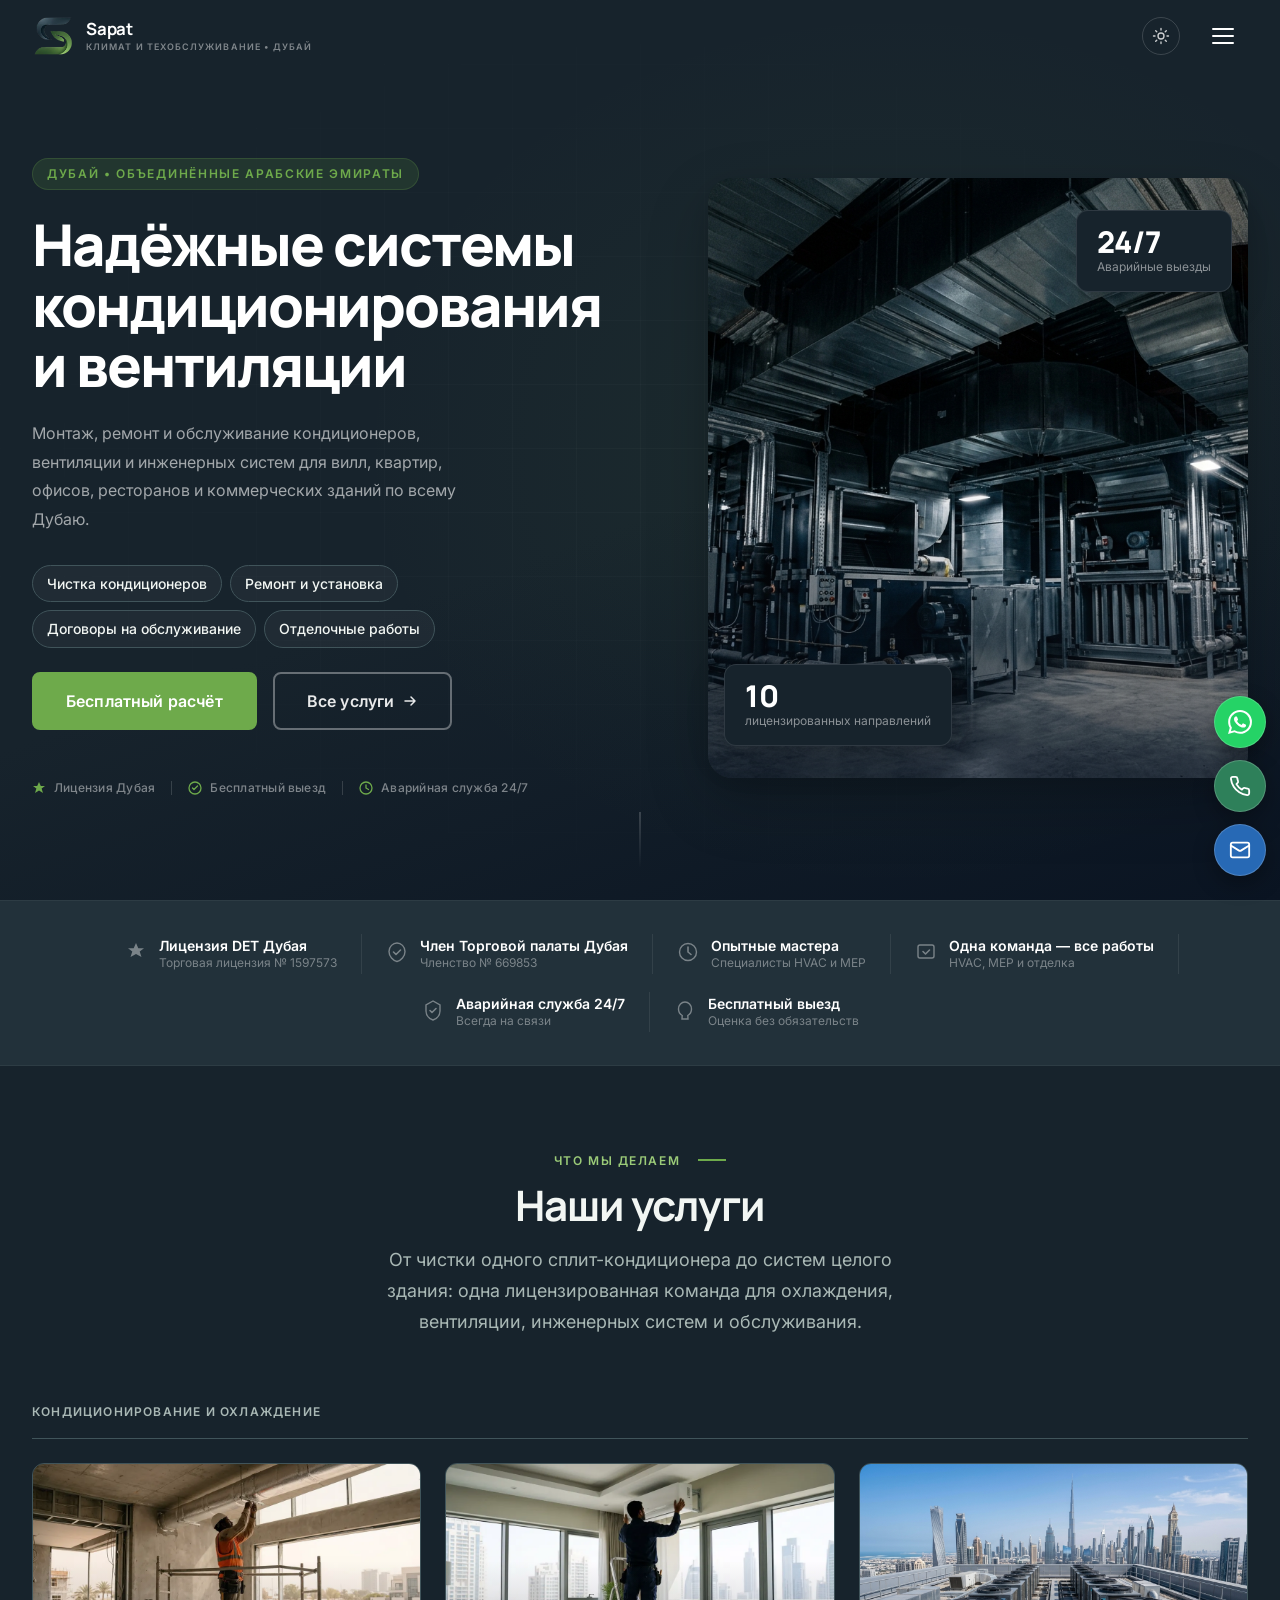
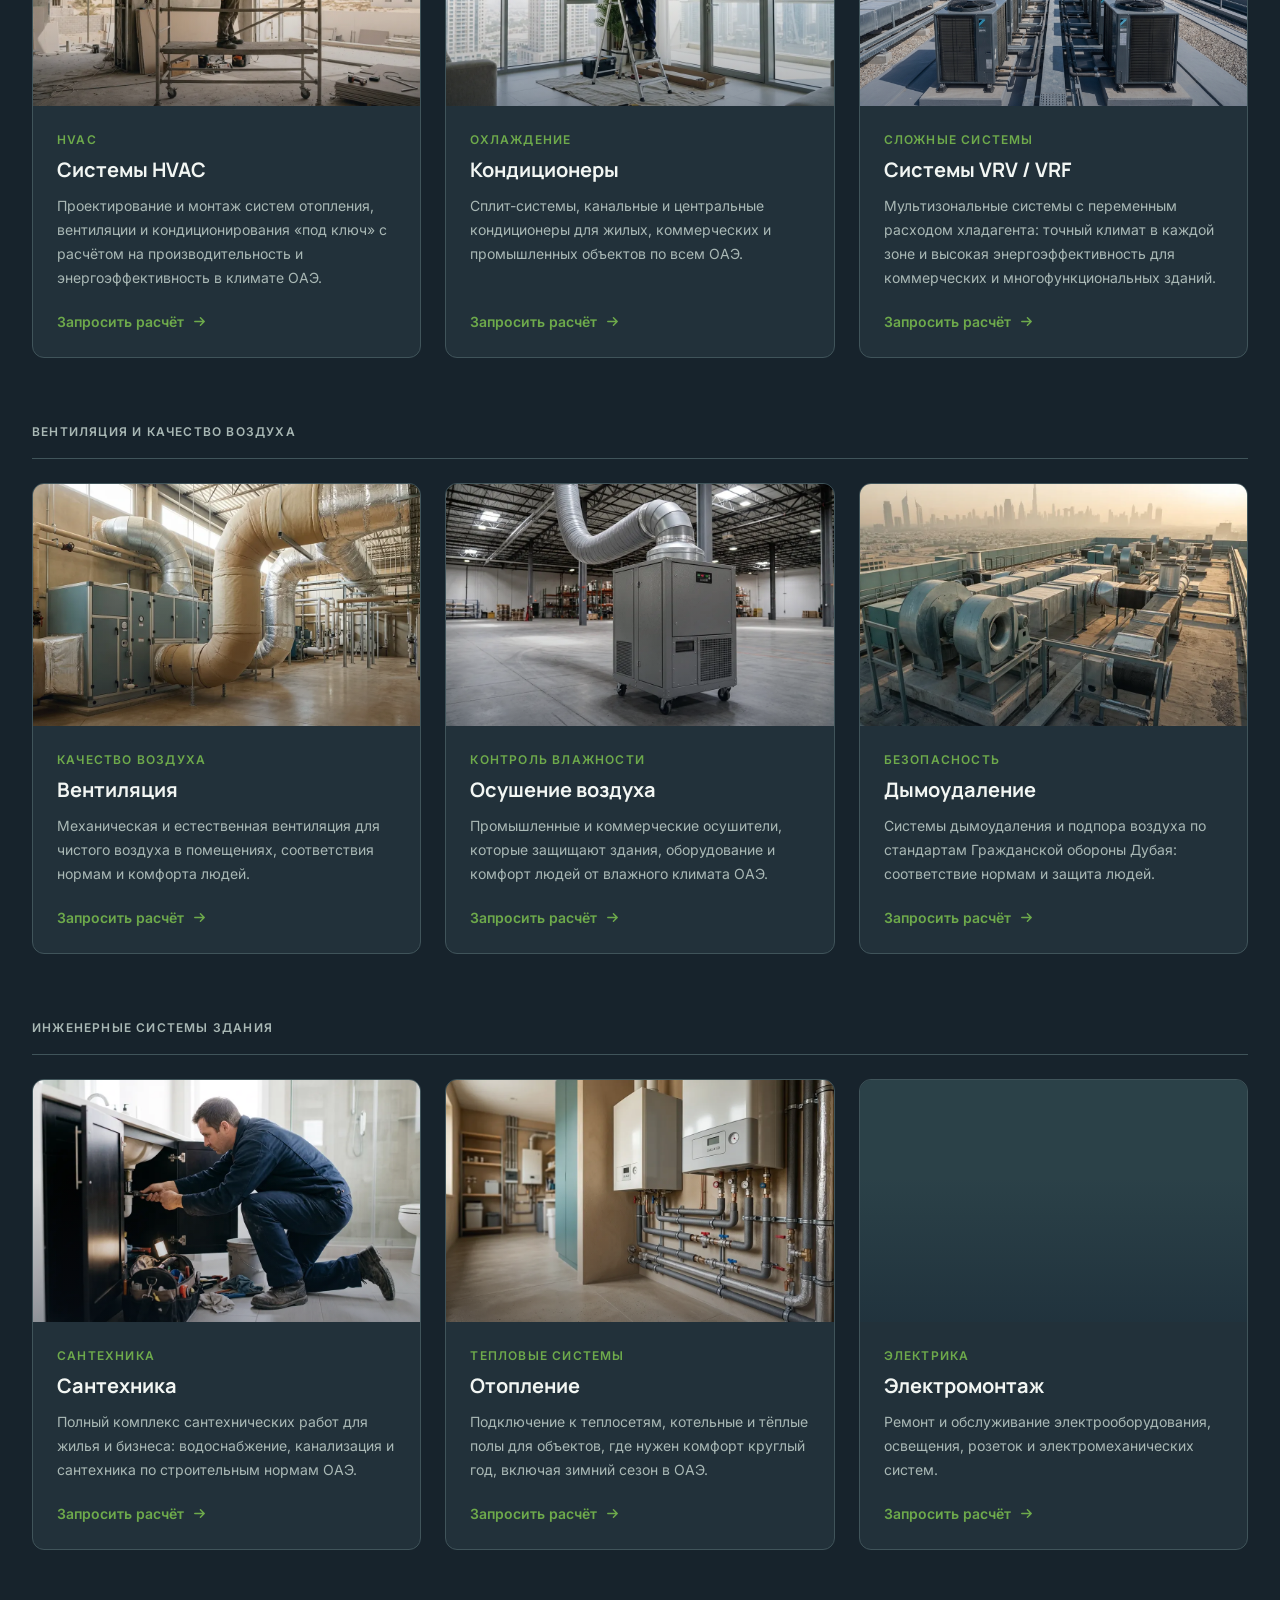
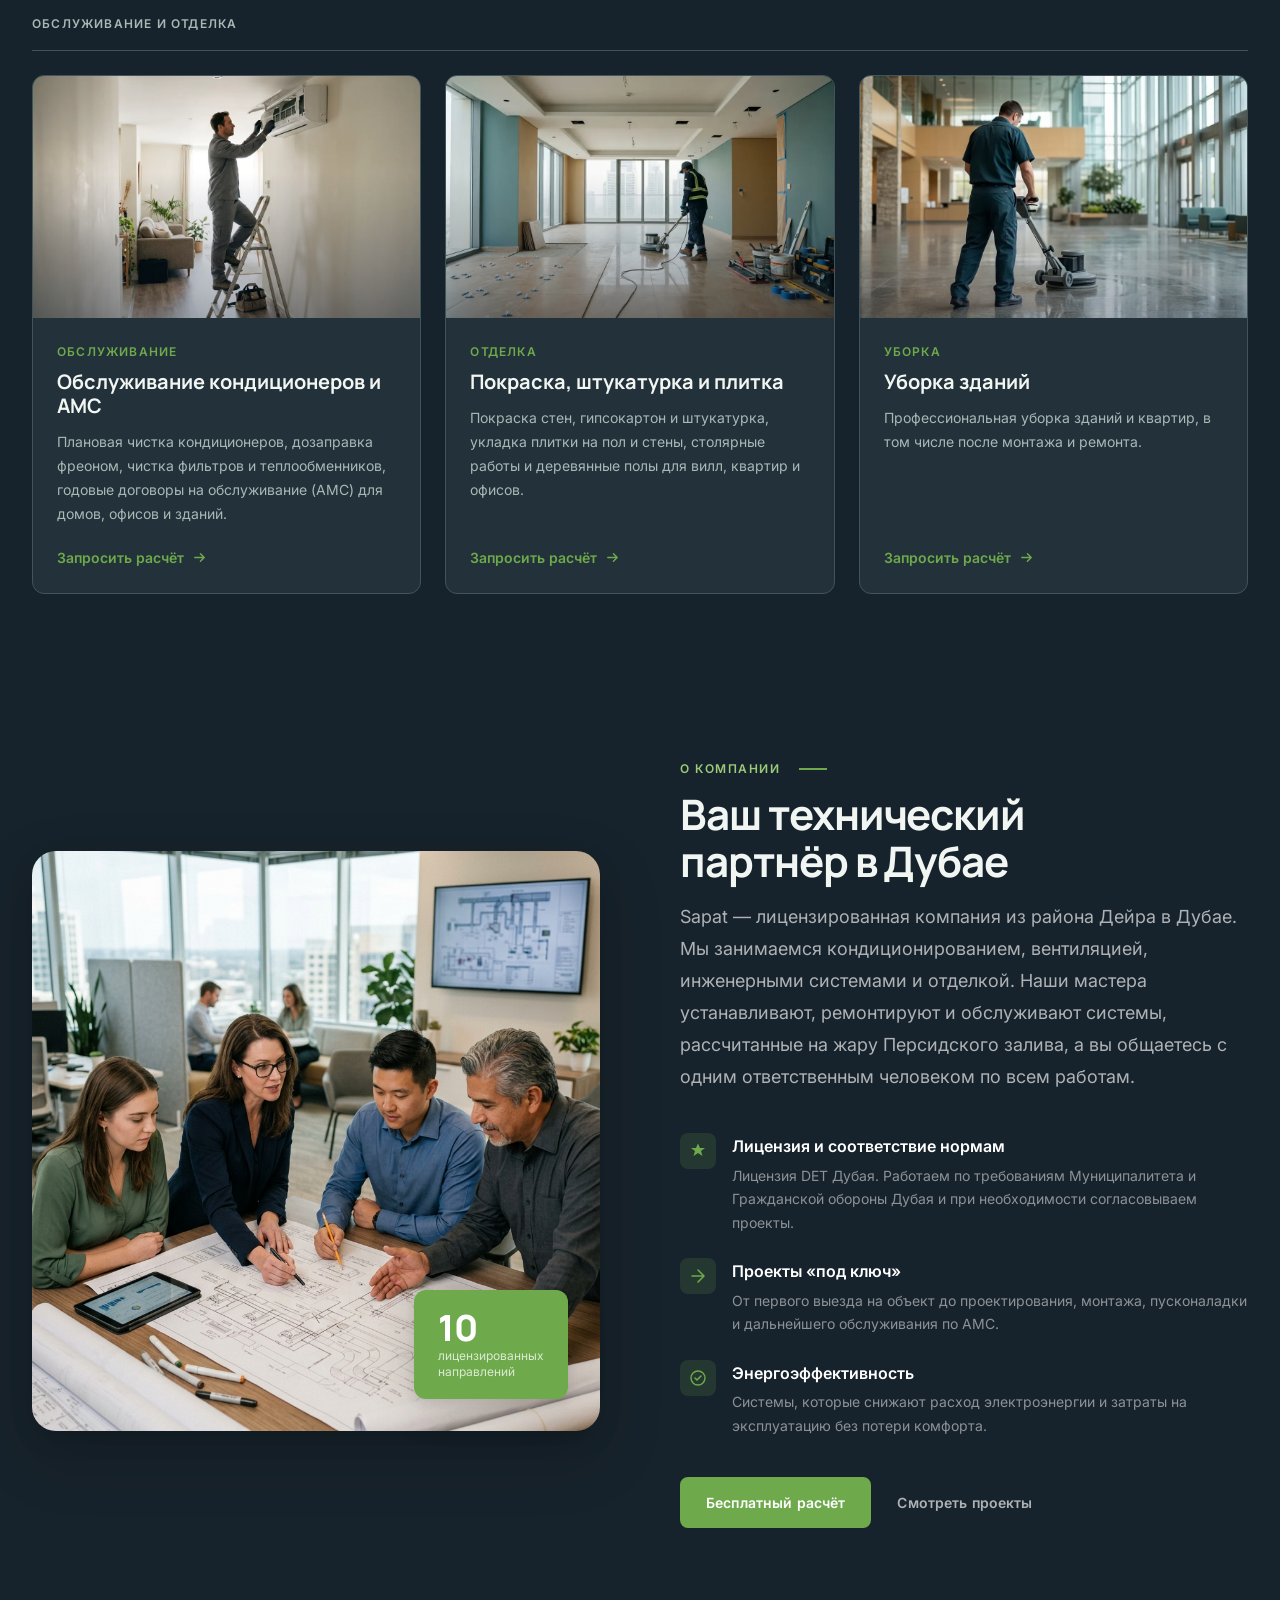
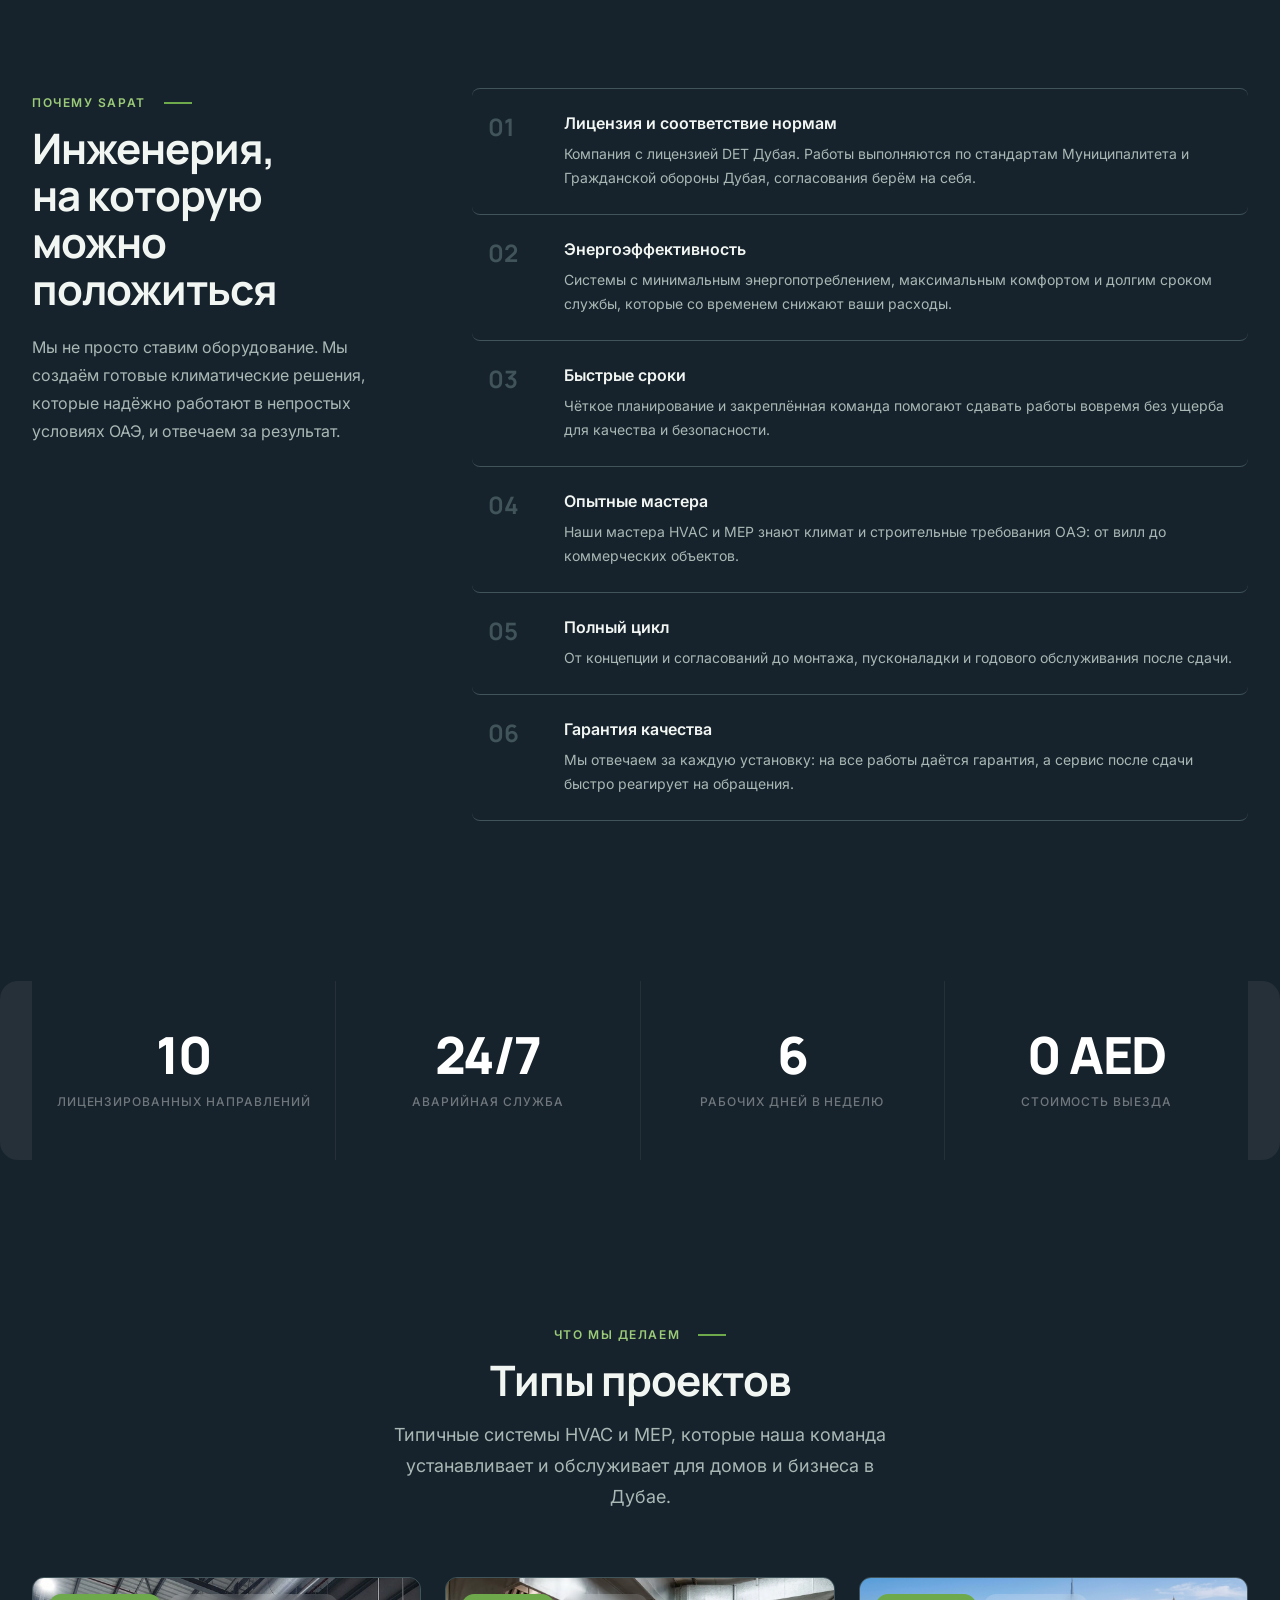
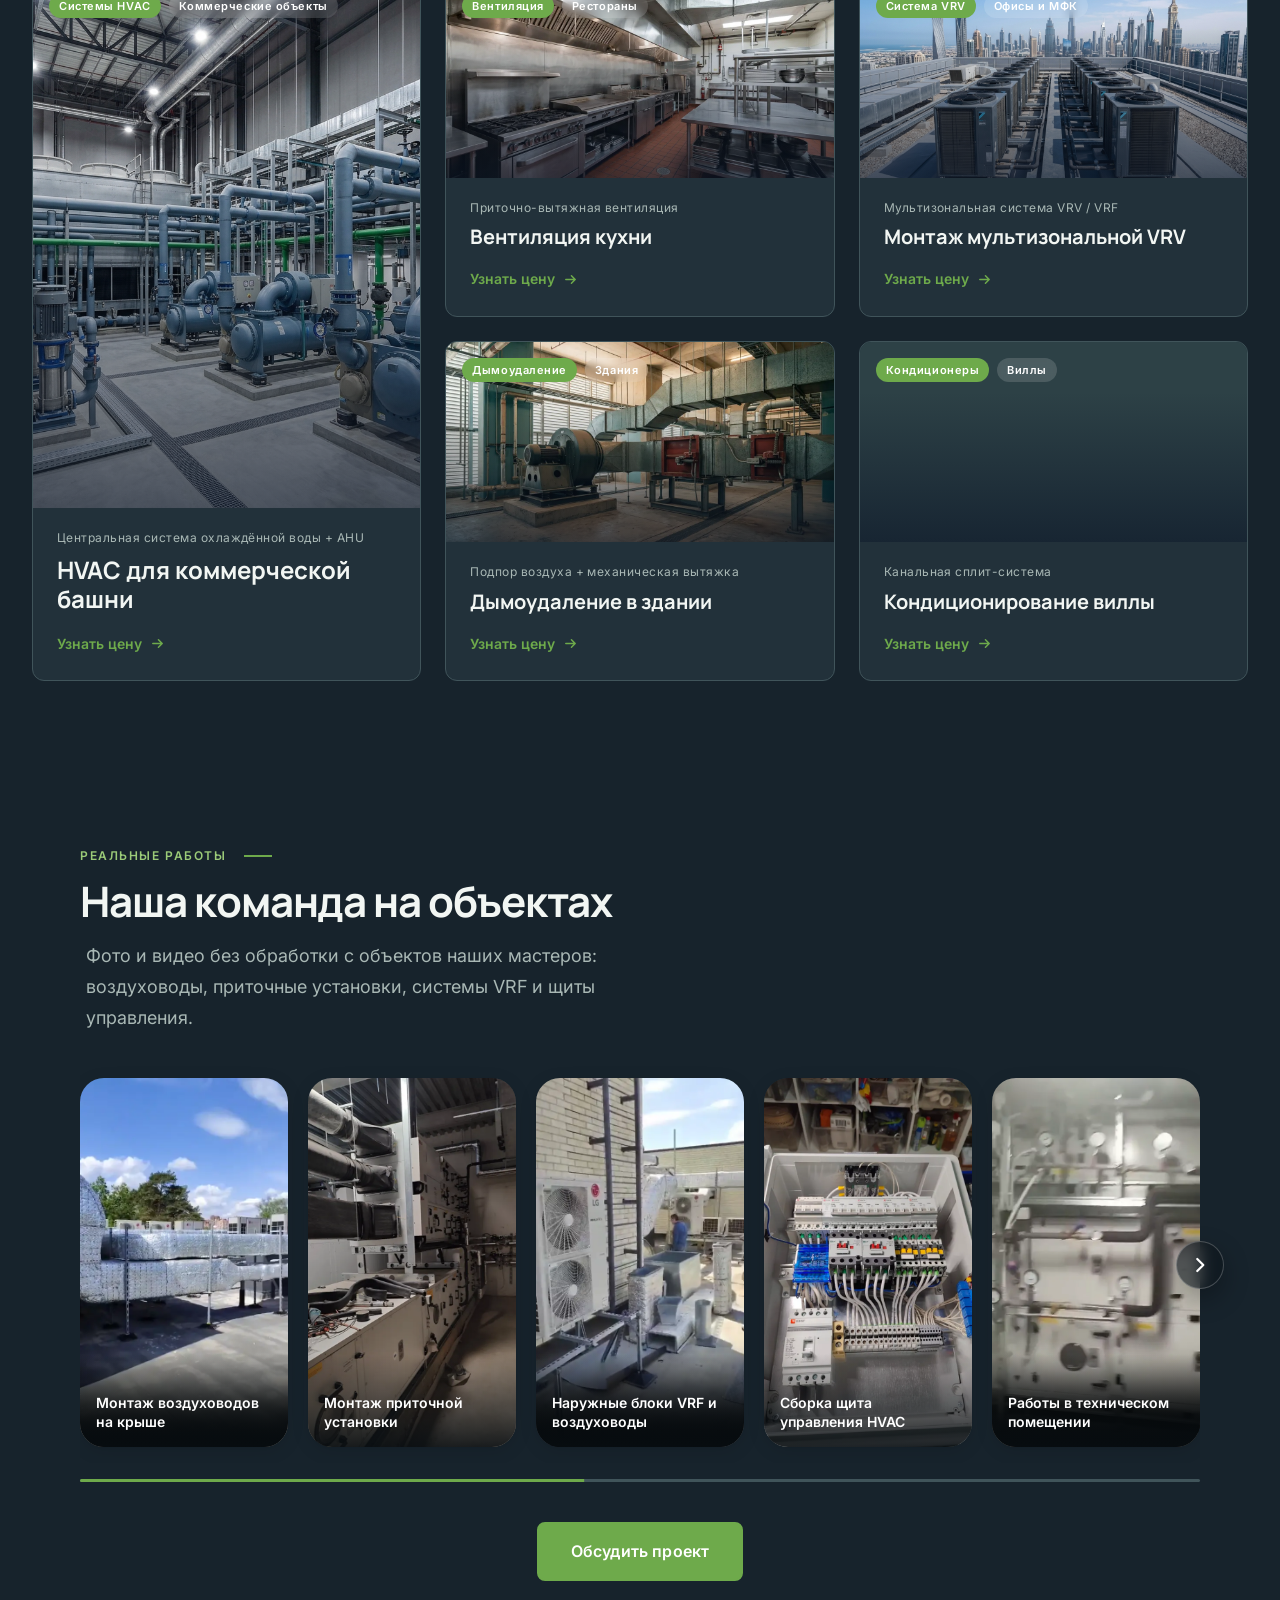
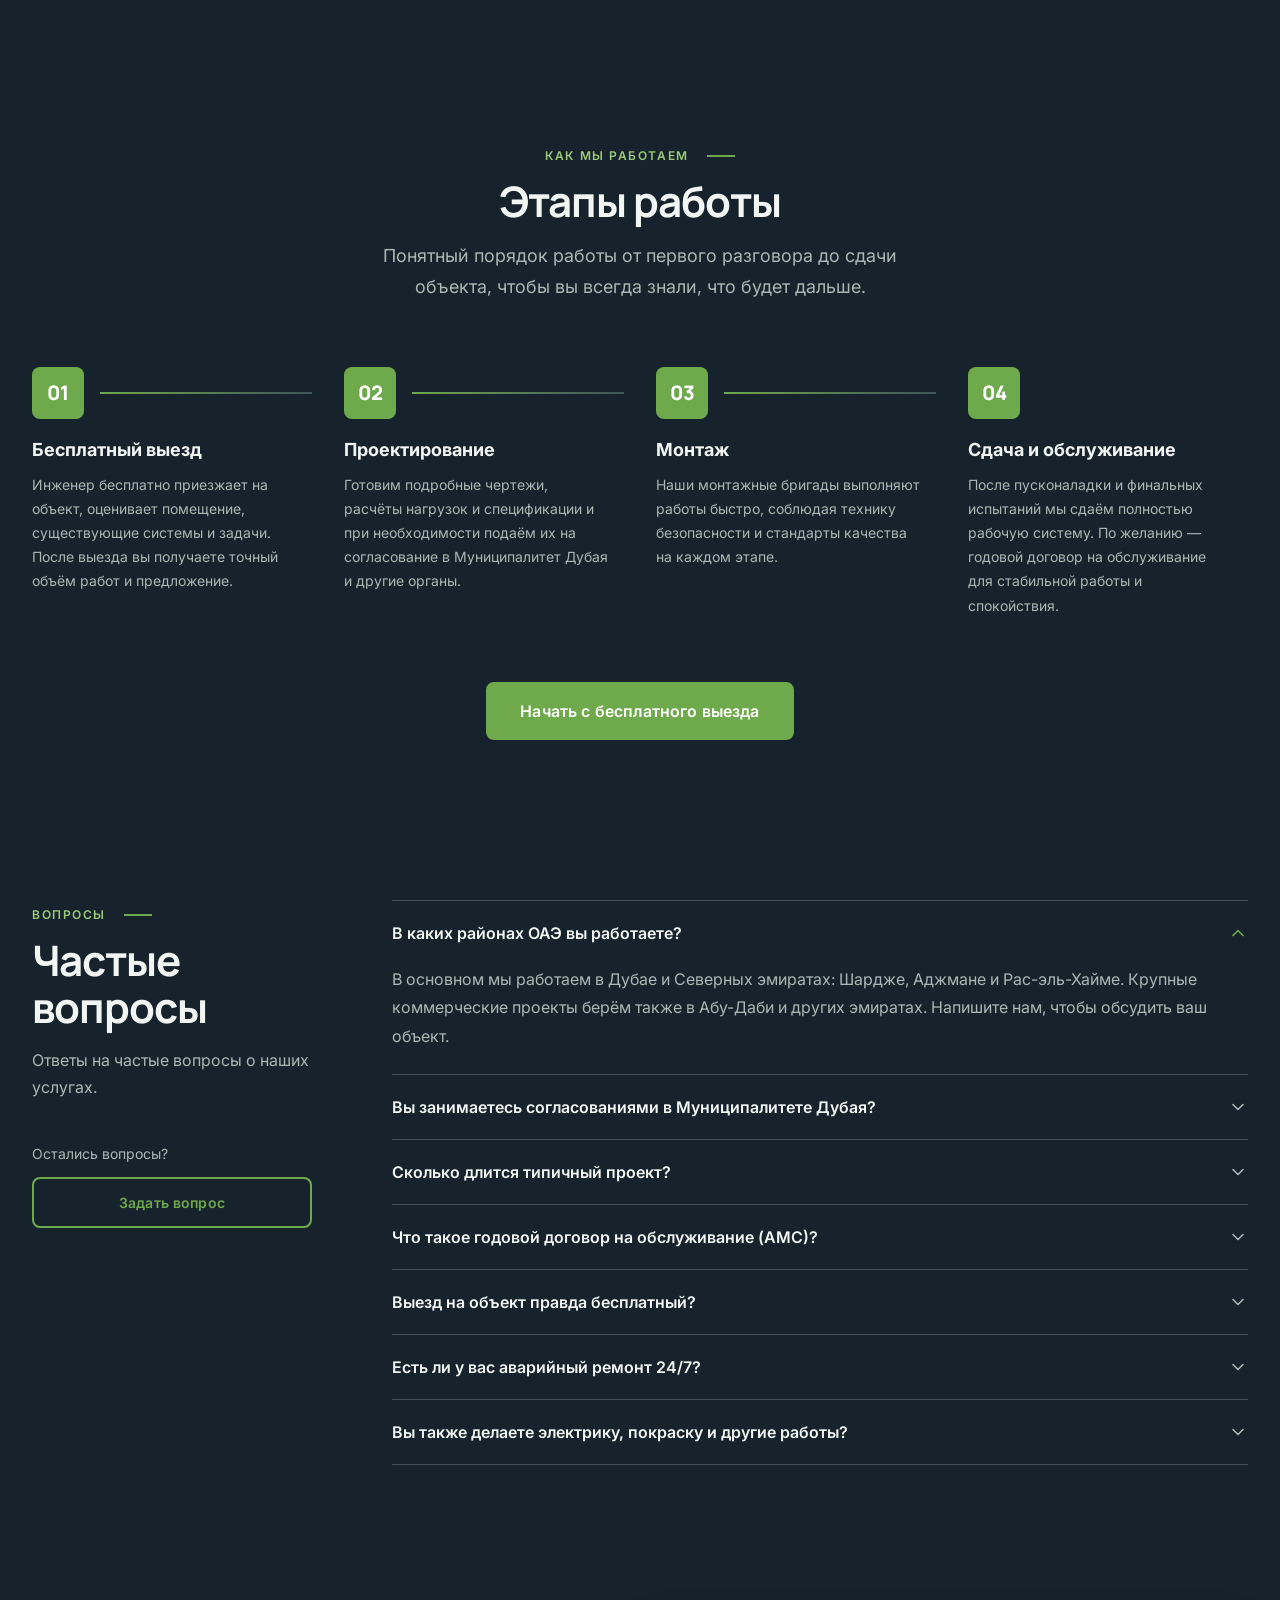
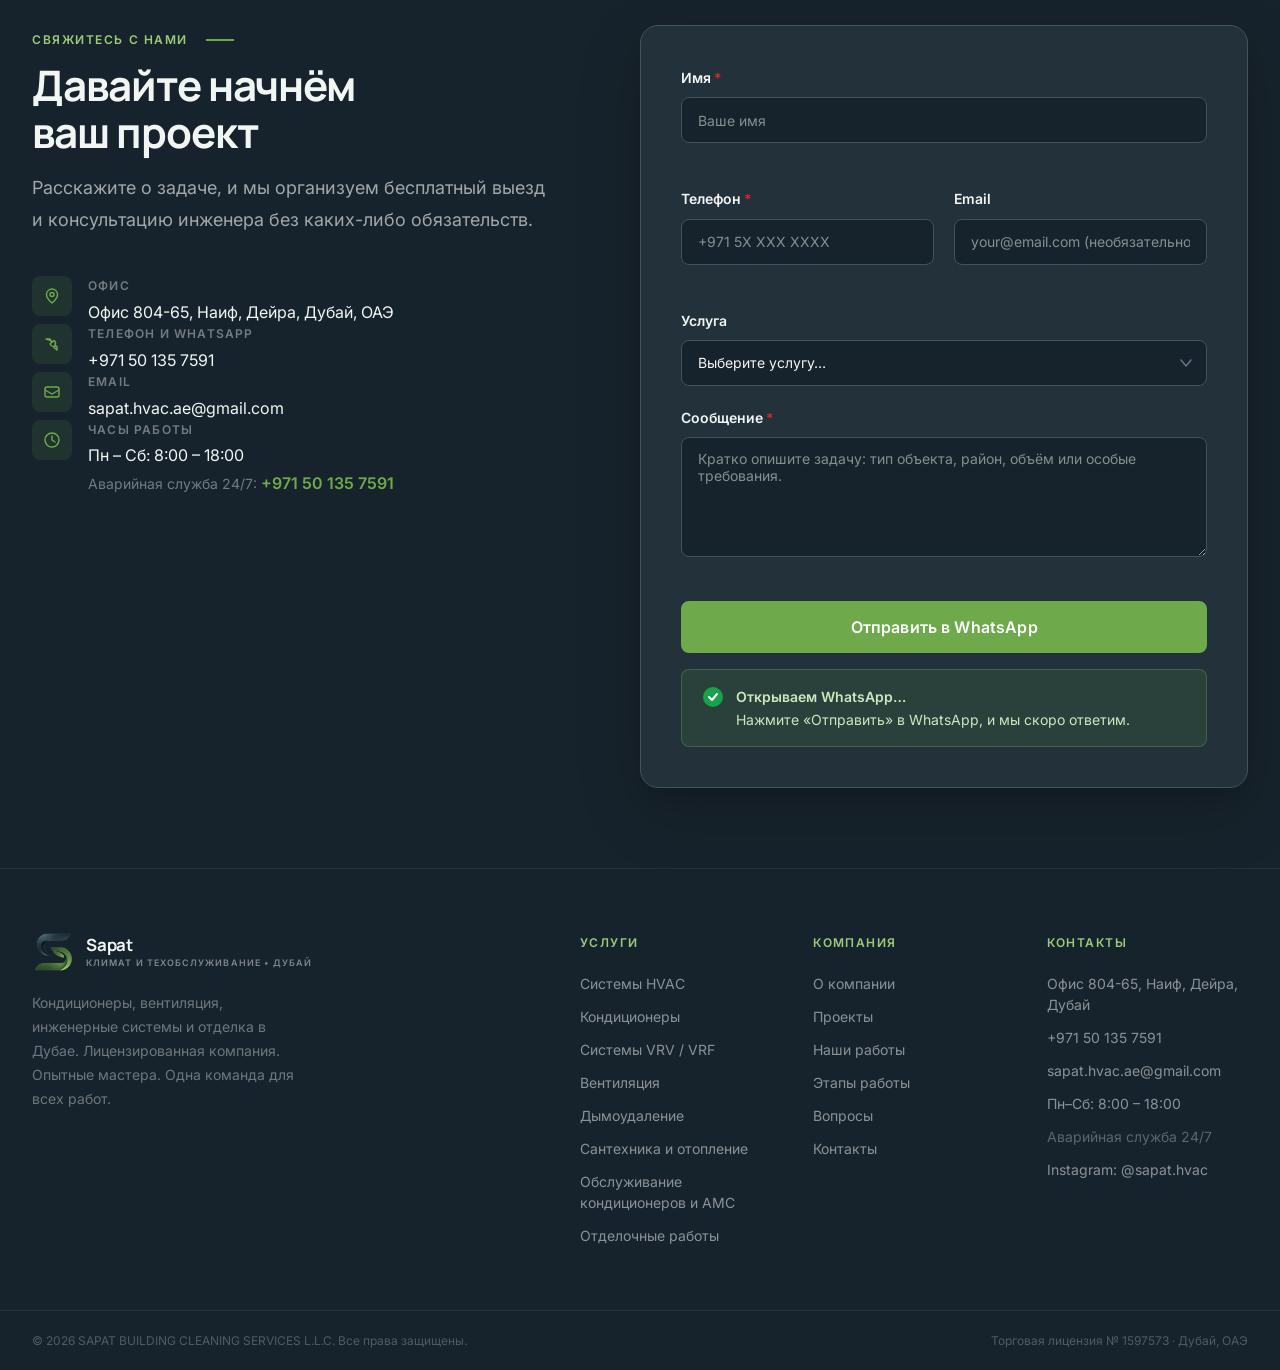
<file: ru/index.html>
<!DOCTYPE html>
<html lang="ru" dir="ltr">
<head>
  <meta charset="UTF-8">
  <meta name="viewport" content="width=device-width, initial-scale=1.0">
  <meta name="description" content="Sapat: лицензированная компания в Дубае — монтаж и обслуживание кондиционеров, вентиляции, инженерных систем (MEP) и отделочные работы. Бесплатный выезд на объект, аварийная служба 24/7. Звоните или пишите в WhatsApp +971 50 135 7591.">
  <meta name="keywords" content="ремонт кондиционеров Дубай, обслуживание кондиционеров Дубай, HVAC компания Дубай, установка кондиционера Дейра, VRV VRF Дубай, вентиляция Дубай, MEP обслуживание Дубай, AMC Дубай">
  <meta property="og:title" content="Sapat | Кондиционеры, вентиляция и техническое обслуживание в Дубае">
  <meta property="og:description" content="Кондиционеры, вентиляция, инженерные системы и отделка в Дубае. Бесплатный выезд на объект. Аварийная служба 24/7.">
  <meta property="og:type" content="website">
  <meta property="og:url" content="https://userobidjonov-oss.github.io/sapat-hvac-website/">
  <title>Sapat | Кондиционеры, вентиляция и техобслуживание в Дубае, ОАЭ</title>
  <link rel="preconnect" href="https://fonts.googleapis.com">
  <link rel="preconnect" href="https://fonts.gstatic.com" crossorigin>
  <link href="https://fonts.googleapis.com/css2?family=Inter:wght@300;400;500;600;700&amp;family=Outfit:wght@400;500;600;700;800&amp;display=swap" rel="stylesheet">
  <link rel="alternate" hreflang="en" href="https://userobidjonov-oss.github.io/sapat-hvac-website/">
  <link rel="alternate" hreflang="ar" href="https://userobidjonov-oss.github.io/sapat-hvac-website/ar/">
  <link rel="alternate" hreflang="ru" href="https://userobidjonov-oss.github.io/sapat-hvac-website/ru/">
  <link rel="stylesheet" href="../css/style.css?v=20261126i">
  <script>
    /* Enable entrance animations before first paint (skipped for reduced motion). */
    if ('IntersectionObserver' in window && !window.matchMedia('(prefers-reduced-motion: reduce)').matches) {
      document.documentElement.classList.add('js-motion');
    }
  </script>
<link href="https://fonts.googleapis.com/css2?family=Manrope:wght@500;600;700;800&display=swap" rel="stylesheet">
<script>window.I18N = {"Please enter your full name.": "Пожалуйста, укажите имя.", "Please enter a valid phone number.": "Пожалуйста, укажите корректный номер телефона.", "Please enter a valid email address.": "Пожалуйста, укажите корректный email.", "Please share a few details about your project.": "Пожалуйста, опишите задачу хотя бы в нескольких словах.", "Not specified": "Не указана", "New request from the website": "Новая заявка с сайта", "Name": "Имя", "Phone": "Телефон", "Email": "Email", "Service": "Услуга", "Message": "Сообщение", "Hello Sapat, I would like a quote.": "Здравствуйте, Sapat! Хочу узнать стоимость работ.", "Dark": "Тёмная", "Light": "Светлая", "Switch to dark mode": "Включить тёмную тему", "Switch to light mode": "Включить светлую тему"};</script>
</head>
<body>
<div class="scroll-progress" aria-hidden="true"></div>

<!-- ============================================================
     SKIP LINK
============================================================ -->
<a href="#main-content" class="skip-link">Перейти к содержанию</a>

<!-- ============================================================
     NAVIGATION
============================================================ -->
<nav id="navbar" class="navbar" role="navigation" aria-label="Главное меню">
  <div class="container navbar__inner">

    <a href="#hero" class="navbar__logo" aria-label="Sapat — главная">
      <span class="brand-mark" aria-hidden="true">
        <img src="../images/sapat-icon.webp" alt="">
      </span>
      <span class="brand-copy">
        <span class="brand-name">Sapat</span>
        <span class="brand-sub">Климат и техобслуживание • Дубай</span>
      </span>
    </a>

    <ul class="navbar__links" role="list">
      <li><a href="#services" class="nav-link">Услуги</a></li>
      <li><a href="#about" class="nav-link">О нас</a></li>
      <li><a href="#projects" class="nav-link">Проекты</a></li>
      <li><a href="#work" class="nav-link">Наши работы</a></li>
      <li><a href="#process" class="nav-link">Как мы работаем</a></li>
      <li><a href="#faq" class="nav-link">Вопросы</a></li>
      <li><a href="#contact" class="nav-link">Контакты</a></li>
    </ul>

    <div class="navbar__tools">
      <div class="lang-switch" role="group" aria-label="Язык">
        <a href="../" data-lang="en" lang="en">EN</a>
        <a href="../ar/" data-lang="ar" lang="ar">عربي</a>
        <a href="./" data-lang="ru" lang="ru">RU</a>
      </div>

      <button class="theme-toggle" id="themeToggle" type="button" aria-label="Переключить тему" aria-pressed="false">
        <svg class="theme-toggle__icon theme-toggle__icon--sun" width="18" height="18" viewbox="0 0 24 24" fill="none" aria-hidden="true">
          <circle cx="12" cy="12" r="4" stroke="currentColor" stroke-width="1.8" />
          <path d="M12 2V4M12 20V22M4.93 4.93L6.34 6.34M17.66 17.66L19.07 19.07M2 12H4M20 12H22M4.93 19.07L6.34 17.66M17.66 6.34L19.07 4.93" stroke="currentColor" stroke-width="1.8" stroke-linecap="round" />
        </svg>
        <svg class="theme-toggle__icon theme-toggle__icon--moon" width="18" height="18" viewbox="0 0 24 24" fill="none" aria-hidden="true">
          <path d="M20.5 15.2A8.5 8.5 0 0 1 8.8 3.5 8.5 8.5 0 1 0 20.5 15.2Z" stroke="currentColor" stroke-width="1.8" stroke-linejoin="round" />
        </svg>
        <span class="theme-toggle__text sr-only">Светлая</span>
      </button>
    </div>

    <a href="#contact" class="btn btn--primary navbar__cta">Бесплатный расчёт</a>

    <button class="navbar__toggle" id="mobileToggle" type="button" aria-label="Открыть меню" aria-expanded="false" aria-controls="mobileMenu">
      <span class="toggle-bar" aria-hidden="true"></span>
      <span class="toggle-bar" aria-hidden="true"></span>
      <span class="toggle-bar" aria-hidden="true"></span>
    </button>
  </div>
</nav>

<!-- Mobile menu overlay -->
<div class="mobile-overlay" id="mobileOverlay" aria-hidden="true"></div>

<!-- Mobile navigation panel -->
<nav class="mobile-menu" id="mobileMenu" aria-label="Мобильное меню" aria-hidden="true" inert>
  <ul class="mobile-menu__links" role="list">
    <li><a href="#services" class="mobile-link">Услуги</a></li>
    <li><a href="#about" class="mobile-link">О нас</a></li>
    <li><a href="#projects" class="mobile-link">Проекты</a></li>
    <li><a href="#work" class="mobile-link">Наши работы</a></li>
    <li><a href="#process" class="mobile-link">Как мы работаем</a></li>
    <li><a href="#faq" class="mobile-link">Вопросы</a></li>
    <li><a href="#contact" class="mobile-link">Контакты</a></li>
  </ul>
  <a href="#contact" class="btn btn--primary mobile-menu__cta">Бесплатный расчёт</a>
  <div class="lang-switch lang-switch--mobile" role="group" aria-label="Язык">
      <a href="../" data-lang="en" lang="en">EN</a>
      <a href="../ar/" data-lang="ar" lang="ar">عربي</a>
      <a href="./" data-lang="ru" lang="ru">RU</a>
    </div>


</nav>

<!-- ============================================================
     MAIN CONTENT
============================================================ -->
<main id="main-content">

<!-- ============================================================
     HERO SECTION
============================================================ -->
<section id="hero" class="hero" aria-label="Введение">
  <div class="hero__bg" aria-hidden="true">
    <div class="hero__bg-grid" aria-hidden="true"></div>
  </div>

  <div class="container hero__inner">
    <div class="hero__content">
      <span class="hero__eyebrow">Дубай • Объединённые Арабские Эмираты</span>

      <h1 class="hero__headline">
        Надёжные системы<br>кондиционирования<br>и вентиляции
      </h1>

      <p class="hero__sub">
        Монтаж, ремонт и обслуживание кондиционеров, вентиляции и инженерных систем для вилл, квартир, офисов, ресторанов и коммерческих зданий по всему Дубаю.
      </p>

      <nav class="hero__chips" aria-label="Популярные услуги">
        <a href="#service-amc" class="hero__chip">Чистка кондиционеров</a>
        <a href="#service-ac" class="hero__chip">Ремонт и установка</a>
        <a href="#service-amc" class="hero__chip">Договоры на обслуживание</a>
        <a href="#service-fitout" class="hero__chip">Отделочные работы</a>
      </nav>

      <div class="hero__actions">
        <a href="#contact" class="btn btn--primary btn--lg" id="hero-cta-primary">
          Бесплатный расчёт
        </a>
        <a href="#services" class="btn btn--outline-light btn--lg" id="hero-cta-secondary">
          Все услуги
          <svg width="16" height="16" viewbox="0 0 16 16" fill="none" aria-hidden="true">
            <path d="M3 8H13M13 8L9 4M13 8L9 12" stroke="currentColor" stroke-width="1.5" stroke-linecap="round" stroke-linejoin="round" />
          </svg>
        </a>
      </div>

      <div class="hero__trust" role="list" aria-label="Подтверждения">
        <div class="hero__trust-item" role="listitem">
          <svg width="14" height="14" viewbox="0 0 14 14" fill="none" aria-hidden="true">
            <path d="M7 1L8.8 5H13L9.6 7.5L11 12L7 9.5L3 12L4.4 7.5L1 5H5.2L7 1Z" fill="#6EAA4B" />
          </svg>
          Лицензия Дубая
        </div>
        <div class="hero__trust-divider" aria-hidden="true"></div>
        <div class="hero__trust-item" role="listitem">
          <svg width="14" height="14" viewbox="0 0 14 14" fill="none" aria-hidden="true">
            <circle cx="7" cy="7" r="6" stroke="#6EAA4B" stroke-width="1.3" />
            <path d="M4.5 7L6 8.5L9.5 5" stroke="#6EAA4B" stroke-width="1.3" stroke-linecap="round" stroke-linejoin="round" />
          </svg>
          Бесплатный выезд
        </div>
        <div class="hero__trust-divider" aria-hidden="true"></div>
        <div class="hero__trust-item" role="listitem">
          <svg width="14" height="14" viewbox="0 0 14 14" fill="none" aria-hidden="true">
            <circle cx="7" cy="7" r="6" stroke="#6EAA4B" stroke-width="1.3" />
            <path d="M7 4V7L9.5 8.5" stroke="#6EAA4B" stroke-width="1.3" stroke-linecap="round" />
          </svg>
          Аварийная служба 24/7
        </div>
      </div>
    </div>

    <div class="hero__visual">
      <div class="hero__image-wrapper">
        <img src="../images/hero-hvac.jpg" alt="Крупная система вентиляции и кондиционирования в современном коммерческом здании: приточные установки и воздуховоды" class="hero__img" loading="eager" width="600" height="700">
        <div class="hero__image-overlay" aria-hidden="true"></div>
        <div class="hero__badge">
          <span class="hero__badge-num">10</span>
          <span class="hero__badge-label">лицензированных направлений</span>
        </div>
        <div class="hero__badge hero__badge--alt">
          <span class="hero__badge-num">24/7</span>
          <span class="hero__badge-label">Аварийные выезды</span>
        </div>
      </div>
    </div>
  </div>

  <div class="hero__scroll-indicator" aria-hidden="true">
    <div class="scroll-line"></div>
  </div>
</section>

<!-- ============================================================
     TRUST STRIP
============================================================ -->
<section class="trust-strip" aria-label="Лицензии и регистрация компании">
  <div class="container">
    <ul class="trust-strip__list" role="list">

      <li class="trust-strip__item">
        <span class="trust-icon" aria-hidden="true">
          <svg width="22" height="22" viewbox="0 0 22 22" fill="none">
            <path d="M11 2L13.3 7.3H19L14.7 10.5L16.5 16L11 12.9L5.5 16L7.3 10.5L3 7.3H8.7L11 2Z" fill="currentColor" />
          </svg>
        </span>
        <div>
          <strong>Лицензия DET Дубая</strong>
          <span>Торговая лицензия № 1597573</span>
        </div>
      </li>

      <li class="trust-strip__sep" aria-hidden="true"></li>

      <li class="trust-strip__item">
        <span class="trust-icon" aria-hidden="true">
          <svg width="22" height="22" viewbox="0 0 22 22" fill="none">
            <path d="M11 2C7 2 3 5.5 3 10.5C3 15.5 7 19.5 11 20.5C15 19.5 19 15.5 19 10.5C19 5.5 15 2 11 2Z" stroke="currentColor" stroke-width="1.4" />
            <path d="M7.5 11L10 13.5L14.5 9" stroke="currentColor" stroke-width="1.6" stroke-linecap="round" stroke-linejoin="round" />
          </svg>
        </span>
        <div>
          <strong>Член Торговой палаты Дубая</strong>
          <span>Членство № 669853</span>
        </div>
      </li>

      <li class="trust-strip__sep" aria-hidden="true"></li>

      <li class="trust-strip__item">
        <span class="trust-icon" aria-hidden="true">
          <svg width="22" height="22" viewbox="0 0 22 22" fill="none">
            <circle cx="11" cy="11" r="8.5" stroke="currentColor" stroke-width="1.4" />
            <path d="M11 6V11L14 13.5" stroke="currentColor" stroke-width="1.6" stroke-linecap="round" />
          </svg>
        </span>
        <div>
          <strong>Опытные мастера</strong>
          <span>Специалисты HVAC и MEP</span>
        </div>
      </li>

      <li class="trust-strip__sep" aria-hidden="true"></li>

      <li class="trust-strip__item">
        <span class="trust-icon" aria-hidden="true">
          <svg width="22" height="22" viewbox="0 0 22 22" fill="none">
            <rect x="3" y="4" width="16" height="13" rx="2" stroke="currentColor" stroke-width="1.4" />
            <path d="M8 10.5L10.5 13L14.5 9" stroke="currentColor" stroke-width="1.6" stroke-linecap="round" stroke-linejoin="round" />
          </svg>
        </span>
        <div>
          <strong>Одна команда — все работы</strong>
          <span>HVAC, MEP и отделка</span>
        </div>
      </li>

      <li class="trust-strip__sep" aria-hidden="true"></li>

      <li class="trust-strip__item">
        <span class="trust-icon" aria-hidden="true">
          <svg width="22" height="22" viewbox="0 0 22 22" fill="none">
            <path d="M11 2L4 6V12C4 16 7 19.5 11 21C15 19.5 18 16 18 12V6L11 2Z" stroke="currentColor" stroke-width="1.4" />
            <path d="M8 11.5L10 13.5L14 9.5" stroke="currentColor" stroke-width="1.6" stroke-linecap="round" stroke-linejoin="round" />
          </svg>
        </span>
        <div>
          <strong>Аварийная служба 24/7</strong>
          <span>Всегда на связи</span>
        </div>
      </li>

      <li class="trust-strip__sep" aria-hidden="true"></li>

      <li class="trust-strip__item">
        <span class="trust-icon" aria-hidden="true">
          <svg width="22" height="22" viewbox="0 0 22 22" fill="none">
            <path d="M11 3C7.5 3 4.5 6 4.5 10C4.5 12.8 6 15.2 8.2 16.5L8 20H14L13.8 16.5C16 15.2 17.5 12.8 17.5 10C17.5 6 14.5 3 11 3Z" stroke="currentColor" stroke-width="1.4" />
          </svg>
        </span>
        <div>
          <strong>Бесплатный выезд</strong>
          <span>Оценка без обязательств</span>
        </div>
      </li>

    </ul>
  </div>
</section>

<!-- ============================================================
     SERVICES SECTION
============================================================ -->
<section id="services" class="services section" aria-labelledby="services-heading">
  <div class="container">

    <header class="section-header reveal">
      <span class="section-label">Что мы делаем</span>
      <h2 id="services-heading" class="section-title">Наши услуги</h2>
      <p class="section-desc">
        От чистки одного сплит-кондиционера до систем целого здания: одна лицензированная команда для охлаждения, вентиляции, инженерных систем и обслуживания.
      </p>
    </header>

    <div class="services__category reveal">
      <h3 class="services__cat-label">Кондиционирование и охлаждение</h3>
      <div class="services__grid">

        <article class="service-card" id="service-hvac">
          <div class="service-card__img-wrap">
            <img src="../images/services/hvac.webp" alt="Монтаж систем HVAC" class="service-card__img" loading="lazy" decoding="async" width="1200" height="670">
            <div class="service-card__overlay" aria-hidden="true"></div>
          </div>
          <div class="service-card__body">
            <span class="service-card__cat">HVAC</span>
            <h4 class="service-card__title">Системы HVAC</h4>
            <p class="service-card__desc">Проектирование и монтаж систем отопления, вентиляции и кондиционирования «под ключ» с расчётом на производительность и энергоэффективность в климате ОАЭ.</p>
            <a href="#contact" class="service-card__link" aria-label="Запросить расчёт по системам HVAC">
              Запросить расчёт
              <svg width="15" height="15" viewbox="0 0 16 16" fill="none" aria-hidden="true">
                <path d="M3 8H13M13 8L9 4M13 8L9 12" stroke="currentColor" stroke-width="1.6" stroke-linecap="round" stroke-linejoin="round" />
              </svg>
            </a>
          </div>
        </article>

        <article class="service-card" id="service-ac">
          <div class="service-card__img-wrap">
            <img src="../images/services/ac.webp" alt="Система кондиционирования" class="service-card__img" loading="lazy" decoding="async" width="1200" height="670">
            <div class="service-card__overlay" aria-hidden="true"></div>
          </div>
          <div class="service-card__body">
            <span class="service-card__cat">Охлаждение</span>
            <h4 class="service-card__title">Кондиционеры</h4>
            <p class="service-card__desc">Сплит-системы, канальные и центральные кондиционеры для жилых, коммерческих и промышленных объектов по всем ОАЭ.</p>
            <a href="#contact" class="service-card__link" aria-label="Запросить расчёт по кондиционерам">
              Запросить расчёт
              <svg width="15" height="15" viewbox="0 0 16 16" fill="none" aria-hidden="true">
                <path d="M3 8H13M13 8L9 4M13 8L9 12" stroke="currentColor" stroke-width="1.6" stroke-linecap="round" stroke-linejoin="round" />
              </svg>
            </a>
          </div>
        </article>

        <article class="service-card" id="service-vrv">
          <div class="service-card__img-wrap">
            <img src="../images/service-vrv.jpg" alt="Наружные блоки VRV/VRF на крыше здания в Дубае" class="service-card__img" loading="lazy">
            <div class="service-card__overlay" aria-hidden="true"></div>
          </div>
          <div class="service-card__body">
            <span class="service-card__cat">Сложные системы</span>
            <h4 class="service-card__title">Системы VRV / VRF</h4>
            <p class="service-card__desc">Мультизональные системы с переменным расходом хладагента: точный климат в каждой зоне и высокая энергоэффективность для коммерческих и многофункциональных зданий.</p>
            <a href="#contact" class="service-card__link" aria-label="Запросить расчёт по системам VRV/VRF">
              Запросить расчёт
              <svg width="15" height="15" viewbox="0 0 16 16" fill="none" aria-hidden="true">
                <path d="M3 8H13M13 8L9 4M13 8L9 12" stroke="currentColor" stroke-width="1.6" stroke-linecap="round" stroke-linejoin="round" />
              </svg>
            </a>
          </div>
        </article>

      </div>
    </div>

    <div class="services__category reveal">
      <h3 class="services__cat-label">Вентиляция и качество воздуха</h3>
      <div class="services__grid">

        <article class="service-card" id="service-ventilation">
          <div class="service-card__img-wrap">
            <img src="../images/services/ventilation.webp" alt="Промышленная вентиляция" class="service-card__img" loading="lazy" decoding="async" width="1200" height="670">
            <div class="service-card__overlay" aria-hidden="true"></div>
          </div>
          <div class="service-card__body">
            <span class="service-card__cat">Качество воздуха</span>
            <h4 class="service-card__title">Вентиляция</h4>
            <p class="service-card__desc">Механическая и естественная вентиляция для чистого воздуха в помещениях, соответствия нормам и комфорта людей.</p>
            <a href="#contact" class="service-card__link" aria-label="Запросить расчёт по вентиляции">
              Запросить расчёт
              <svg width="15" height="15" viewbox="0 0 16 16" fill="none" aria-hidden="true">
                <path d="M3 8H13M13 8L9 4M13 8L9 12" stroke="currentColor" stroke-width="1.6" stroke-linecap="round" stroke-linejoin="round" />
              </svg>
            </a>
          </div>
        </article>

        <article class="service-card" id="service-dehumid">
          <div class="service-card__img-wrap">
            <img src="../images/services/dehumid.webp" alt="Осушитель воздуха на промышленном объекте" class="service-card__img" loading="lazy" decoding="async" width="1200" height="670">
            <div class="service-card__overlay" aria-hidden="true"></div>
          </div>
          <div class="service-card__body">
            <span class="service-card__cat">Контроль влажности</span>
            <h4 class="service-card__title">Осушение воздуха</h4>
            <p class="service-card__desc">Промышленные и коммерческие осушители, которые защищают здания, оборудование и комфорт людей от влажного климата ОАЭ.</p>
            <a href="#contact" class="service-card__link" aria-label="Запросить расчёт по осушению воздуха">
              Запросить расчёт
              <svg width="15" height="15" viewbox="0 0 16 16" fill="none" aria-hidden="true">
                <path d="M3 8H13M13 8L9 4M13 8L9 12" stroke="currentColor" stroke-width="1.6" stroke-linecap="round" stroke-linejoin="round" />
              </svg>
            </a>
          </div>
        </article>

        <article class="service-card" id="service-smoke">
          <div class="service-card__img-wrap">
            <img src="../images/services/smoke.webp" alt="Монтаж системы дымоудаления" class="service-card__img" loading="lazy" decoding="async" width="1200" height="670">
            <div class="service-card__overlay" aria-hidden="true"></div>
          </div>
          <div class="service-card__body">
            <span class="service-card__cat">Безопасность</span>
            <h4 class="service-card__title">Дымоудаление</h4>
            <p class="service-card__desc">Системы дымоудаления и подпора воздуха по стандартам Гражданской обороны Дубая: соответствие нормам и защита людей.</p>
            <a href="#contact" class="service-card__link" aria-label="Запросить расчёт по дымоудалению">
              Запросить расчёт
              <svg width="15" height="15" viewbox="0 0 16 16" fill="none" aria-hidden="true">
                <path d="M3 8H13M13 8L9 4M13 8L9 12" stroke="currentColor" stroke-width="1.6" stroke-linecap="round" stroke-linejoin="round" />
              </svg>
            </a>
          </div>
        </article>

      </div>
    </div>

    <div class="services__category reveal">
      <h3 class="services__cat-label">Инженерные системы здания</h3>
      <div class="services__grid">

        <article class="service-card" id="service-plumbing">
          <div class="service-card__img-wrap">
            <img src="../images/services/plumbing.webp" alt="Монтаж сантехники" class="service-card__img" loading="lazy" decoding="async" width="1200" height="670">
            <div class="service-card__overlay" aria-hidden="true"></div>
          </div>
          <div class="service-card__body">
            <span class="service-card__cat">Сантехника</span>
            <h4 class="service-card__title">Сантехника</h4>
            <p class="service-card__desc">Полный комплекс сантехнических работ для жилья и бизнеса: водоснабжение, канализация и сантехника по строительным нормам ОАЭ.</p>
            <a href="#contact" class="service-card__link" aria-label="Запросить расчёт по сантехнике">
              Запросить расчёт
              <svg width="15" height="15" viewbox="0 0 16 16" fill="none" aria-hidden="true">
                <path d="M3 8H13M13 8L9 4M13 8L9 12" stroke="currentColor" stroke-width="1.6" stroke-linecap="round" stroke-linejoin="round" />
              </svg>
            </a>
          </div>
        </article>

        <article class="service-card" id="service-heating">
          <div class="service-card__img-wrap">
            <img src="../images/services/heating.webp" alt="Монтаж системы отопления" class="service-card__img" loading="lazy" decoding="async" width="1200" height="670">
            <div class="service-card__overlay" aria-hidden="true"></div>
          </div>
          <div class="service-card__body">
            <span class="service-card__cat">Тепловые системы</span>
            <h4 class="service-card__title">Отопление</h4>
            <p class="service-card__desc">Подключение к теплосетям, котельные и тёплые полы для объектов, где нужен комфорт круглый год, включая зимний сезон в ОАЭ.</p>
            <a href="#contact" class="service-card__link" aria-label="Запросить расчёт по отоплению">
              Запросить расчёт
              <svg width="15" height="15" viewbox="0 0 16 16" fill="none" aria-hidden="true">
                <path d="M3 8H13M13 8L9 4M13 8L9 12" stroke="currentColor" stroke-width="1.6" stroke-linecap="round" stroke-linejoin="round" />
              </svg>
            </a>
          </div>
        </article>

        <article class="service-card" id="service-electrical">
          <div class="service-card__img-wrap">
            <img src="../images/services/electrical.webp" alt="Электромонтаж" class="service-card__img" loading="lazy" decoding="async" width="1200" height="670">
            <div class="service-card__overlay" aria-hidden="true"></div>
          </div>
          <div class="service-card__body">
            <span class="service-card__cat">Электрика</span>
            <h4 class="service-card__title">Электромонтаж</h4>
            <p class="service-card__desc">Ремонт и обслуживание электрооборудования, освещения, розеток и электромеханических систем.</p>
            <a href="#contact" class="service-card__link" aria-label="Запросить расчёт по электромонтажу">
              Запросить расчёт
              <svg width="15" height="15" viewbox="0 0 16 16" fill="none" aria-hidden="true">
                <path d="M3 8H13M13 8L9 4M13 8L9 12" stroke="currentColor" stroke-width="1.6" stroke-linecap="round" stroke-linejoin="round" />
              </svg>
            </a>
          </div>
        </article>

      </div>
    </div>

    <div class="services__category reveal">
      <h3 class="services__cat-label">Обслуживание и отделка</h3>
      <div class="services__grid">

        <article class="service-card" id="service-amc">
          <div class="service-card__img-wrap">
            <img src="../images/services/amc.webp" alt="Обслуживание кондиционеров и AMC" class="service-card__img" loading="lazy" decoding="async" width="1200" height="670">
            <div class="service-card__overlay" aria-hidden="true"></div>
          </div>
          <div class="service-card__body">
            <span class="service-card__cat">Обслуживание</span>
            <h4 class="service-card__title">Обслуживание кондиционеров и AMC</h4>
            <p class="service-card__desc">Плановая чистка кондиционеров, дозаправка фреоном, чистка фильтров и теплообменников, годовые договоры на обслуживание (AMC) для домов, офисов и зданий.</p>
            <a href="#contact" class="service-card__link" aria-label="Запросить расчёт по обслуживанию и AMC">
              Запросить расчёт
              <svg width="15" height="15" viewbox="0 0 16 16" fill="none" aria-hidden="true">
                <path d="M3 8H13M13 8L9 4M13 8L9 12" stroke="currentColor" stroke-width="1.6" stroke-linecap="round" stroke-linejoin="round" />
              </svg>
            </a>
          </div>
        </article>

        <article class="service-card" id="service-fitout">
          <div class="service-card__img-wrap">
            <img src="../images/services/fitout.webp" alt="Покраска, штукатурка и плитка" class="service-card__img" loading="lazy" decoding="async" width="1200" height="670">
            <div class="service-card__overlay" aria-hidden="true"></div>
          </div>
          <div class="service-card__body">
            <span class="service-card__cat">Отделка</span>
            <h4 class="service-card__title">Покраска, штукатурка и плитка</h4>
            <p class="service-card__desc">Покраска стен, гипсокартон и штукатурка, укладка плитки на пол и стены, столярные работы и деревянные полы для вилл, квартир и офисов.</p>
            <a href="#contact" class="service-card__link" aria-label="Запросить расчёт по отделочным работам">
              Запросить расчёт
              <svg width="15" height="15" viewbox="0 0 16 16" fill="none" aria-hidden="true">
                <path d="M3 8H13M13 8L9 4M13 8L9 12" stroke="currentColor" stroke-width="1.6" stroke-linecap="round" stroke-linejoin="round" />
              </svg>
            </a>
          </div>
        </article>

        <article class="service-card" id="service-cleaning">
          <div class="service-card__img-wrap">
            <img src="../images/services/cleaning.webp" alt="Уборка зданий" class="service-card__img" loading="lazy" decoding="async" width="1200" height="670">
            <div class="service-card__overlay" aria-hidden="true"></div>
          </div>
          <div class="service-card__body">
            <span class="service-card__cat">Уборка</span>
            <h4 class="service-card__title">Уборка зданий</h4>
            <p class="service-card__desc">Профессиональная уборка зданий и квартир, в том числе после монтажа и ремонта.</p>
            <a href="#contact" class="service-card__link" aria-label="Запросить расчёт по уборке">
              Запросить расчёт
              <svg width="15" height="15" viewbox="0 0 16 16" fill="none" aria-hidden="true">
                <path d="M3 8H13M13 8L9 4M13 8L9 12" stroke="currentColor" stroke-width="1.6" stroke-linecap="round" stroke-linejoin="round" />
              </svg>
            </a>
          </div>
        </article>

      </div>
    </div>

  </div>
</section>

<!-- ============================================================
     ABOUT SECTION
============================================================ -->
<section id="about" class="about section--dark" aria-labelledby="about-heading">
  <div class="container about__inner">

    <div class="about__visual reveal">
      <img src="../images/about-team.jpg" alt="Команда Sapat изучает чертежи и планы проекта" class="about__img" loading="lazy" width="560" height="680">
      <div class="about__exp-badge" aria-hidden="true">
        <span class="exp-num">10</span>
        <span class="exp-label">лицензированных<br>направлений</span>
      </div>
    </div>

    <div class="about__content reveal">
      <span class="section-label section-label--accent">О компании</span>
      <h2 id="about-heading" class="section-title section-title--light">
        Ваш технический<br>партнёр в Дубае
      </h2>
      <p class="about__intro">
        Sapat — лицензированная компания из района Дейра в Дубае. Мы занимаемся кондиционированием, вентиляцией, инженерными системами и отделкой. Наши мастера устанавливают, ремонтируют и обслуживают системы, рассчитанные на жару Персидского залива, а вы общаетесь с одним ответственным человеком по всем работам.
      </p>

      <div class="about__highlights">
        <div class="about__highlight">
          <div class="highlight-icon" aria-hidden="true">
            <svg width="18" height="18" viewbox="0 0 18 18" fill="none">
              <path d="M9 1.5L11 6H16L12 9L13.5 14L9 11L4.5 14L6 9L2 6H7L9 1.5Z" fill="currentColor" />
            </svg>
          </div>
          <div>
            <strong>Лицензия и соответствие нормам</strong>
            <p>Лицензия DET Дубая. Работаем по требованиям Муниципалитета и Гражданской обороны Дубая и при необходимости согласовываем проекты.</p>
          </div>
        </div>
        <div class="about__highlight">
          <div class="highlight-icon" aria-hidden="true">
            <svg width="18" height="18" viewbox="0 0 18 18" fill="none">
              <path d="M3 9H15M9 3L15 9L9 15" stroke="currentColor" stroke-width="1.6" stroke-linecap="round" stroke-linejoin="round" />
            </svg>
          </div>
          <div>
            <strong>Проекты «под ключ»</strong>
            <p>От первого выезда на объект до проектирования, монтажа, пусконаладки и дальнейшего обслуживания по AMC.</p>
          </div>
        </div>
        <div class="about__highlight">
          <div class="highlight-icon" aria-hidden="true">
            <svg width="18" height="18" viewbox="0 0 18 18" fill="none">
              <circle cx="9" cy="9" r="7" stroke="currentColor" stroke-width="1.4" />
              <path d="M6 9L8 11L12 7" stroke="currentColor" stroke-width="1.6" stroke-linecap="round" stroke-linejoin="round" />
            </svg>
          </div>
          <div>
            <strong>Энергоэффективность</strong>
            <p>Системы, которые снижают расход электроэнергии и затраты на эксплуатацию без потери комфорта.</p>
          </div>
        </div>
      </div>

      <div class="about__actions">
        <a href="#contact" class="btn btn--primary" id="about-cta">Бесплатный расчёт</a>
        <a href="#projects" class="btn btn--ghost-light">Смотреть проекты</a>
      </div>
    </div>

  </div>
</section>

<!-- ============================================================
     WHY CHOOSE US
============================================================ -->
<section id="why-us" class="why-us section" aria-labelledby="why-heading">
  <div class="container why-us__inner">

    <div class="why-us__statement reveal">
      <span class="section-label">Почему Sapat</span>
      <h2 id="why-heading" class="section-title">Инженерия,<br>на которую можно положиться</h2>
      <p class="why-us__intro">
        Мы не просто ставим оборудование. Мы создаём готовые климатические решения, которые надёжно работают в непростых условиях ОАЭ, и отвечаем за результат.
      </p>
    </div>

    <div class="why-us__items reveal">
      <div class="why-item" tabindex="0">
        <span class="why-item__num" aria-hidden="true">01</span>
        <div class="why-item__content">
          <h3 class="why-item__title">Лицензия и соответствие нормам</h3>
          <p class="why-item__desc">Компания с лицензией DET Дубая. Работы выполняются по стандартам Муниципалитета и Гражданской обороны Дубая, согласования берём на себя.</p>
        </div>
      </div>
      <div class="why-item" tabindex="0">
        <span class="why-item__num" aria-hidden="true">02</span>
        <div class="why-item__content">
          <h3 class="why-item__title">Энергоэффективность</h3>
          <p class="why-item__desc">Системы с минимальным энергопотреблением, максимальным комфортом и долгим сроком службы, которые со временем снижают ваши расходы.</p>
        </div>
      </div>
      <div class="why-item" tabindex="0">
        <span class="why-item__num" aria-hidden="true">03</span>
        <div class="why-item__content">
          <h3 class="why-item__title">Быстрые сроки</h3>
          <p class="why-item__desc">Чёткое планирование и закреплённая команда помогают сдавать работы вовремя без ущерба для качества и безопасности.</p>
        </div>
      </div>
      <div class="why-item" tabindex="0">
        <span class="why-item__num" aria-hidden="true">04</span>
        <div class="why-item__content">
          <h3 class="why-item__title">Опытные мастера</h3>
          <p class="why-item__desc">Наши мастера HVAC и MEP знают климат и строительные требования ОАЭ: от вилл до коммерческих объектов.</p>
        </div>
      </div>
      <div class="why-item" tabindex="0">
        <span class="why-item__num" aria-hidden="true">05</span>
        <div class="why-item__content">
          <h3 class="why-item__title">Полный цикл</h3>
          <p class="why-item__desc">От концепции и согласований до монтажа, пусконаладки и годового обслуживания после сдачи.</p>
        </div>
      </div>
      <div class="why-item" tabindex="0">
        <span class="why-item__num" aria-hidden="true">06</span>
        <div class="why-item__content">
          <h3 class="why-item__title">Гарантия качества</h3>
          <p class="why-item__desc">Мы отвечаем за каждую установку: на все работы даётся гарантия, а сервис после сдачи быстро реагирует на обращения.</p>
        </div>
      </div>
    </div>

  </div>
</section>

<!-- ============================================================
     STATISTICS
============================================================ -->
<section class="stats section--dark" aria-label="Цифры компании">
  <div class="container stats__grid">

    <div class="stat-item reveal">
      <span class="stat-num" data-target="10" aria-label="10 лицензированных направлений">10</span>
      <span class="stat-label">лицензированных направлений</span>
    </div>

    <div class="stat-item reveal" style="transition-delay:0.1s">
      <span class="stat-num" data-target="24" data-suffix="/7" aria-label="Аварийная служба 24/7">24/7</span>
      <span class="stat-label">Аварийная служба</span>
    </div>

    <div class="stat-item reveal" style="transition-delay:0.2s">
      <span class="stat-num" data-target="6" aria-label="6 рабочих дней в неделю">6</span>
      <span class="stat-label">рабочих дней в неделю</span>
    </div>

    <div class="stat-item reveal" style="transition-delay:0.3s">
      <span class="stat-num" data-target="0" data-suffix=" AED" aria-label="Выезд на объект — 0 AED">0 AED</span>
      <span class="stat-label">стоимость выезда</span>
    </div>

  </div>
</section>

<!-- ============================================================
     PROJECTS SECTION
============================================================ -->
<section id="projects" class="projects section" aria-labelledby="projects-heading">
  <div class="container">

    <header class="section-header reveal">
      <span class="section-label">Что мы делаем</span>
      <h2 id="projects-heading" class="section-title">Типы проектов</h2>
      <p class="section-desc">
        Типичные системы HVAC и MEP, которые наша команда устанавливает и обслуживает для домов и бизнеса в Дубае.
      </p>
    </header>

    <div class="projects__grid">

      <!-- Featured project (spans 2 rows) -->
      <article class="project-card project-card--featured reveal">
        <div class="project-card__img-wrap">
          <img src="../images/project-tower.jpg" alt="Техническое помещение с чиллерами, насосами и трубопроводами" class="project-card__img" loading="lazy">
          <div class="project-card__overlay" aria-hidden="true"></div>
          <div class="project-card__tags">
            <span class="project-tag project-tag--type">Системы HVAC</span>
            <span class="project-tag project-tag--location">Коммерческие объекты</span>
          </div>
        </div>
        <div class="project-card__body">
          <p class="project-card__system">Центральная система охлаждённой воды + AHU</p>
          <h3 class="project-card__title">HVAC для коммерческой башни</h3>
          <a href="#contact" class="project-card__link" aria-label="Запросить расчёт: HVAC для коммерческой башни">
            Узнать цену
            <svg width="15" height="15" viewbox="0 0 16 16" fill="none" aria-hidden="true">
              <path d="M3 8H13M13 8L9 4M13 8L9 12" stroke="currentColor" stroke-width="1.6" stroke-linecap="round" stroke-linejoin="round" />
            </svg>
          </a>
        </div>
      </article>

      <article class="project-card reveal" style="transition-delay:0.1s">
        <div class="project-card__img-wrap">
          <img src="../images/projects/kitchen.webp" alt="Вентиляция профессиональной кухни" class="project-card__img" loading="lazy" decoding="async">
          <div class="project-card__overlay" aria-hidden="true"></div>
          <div class="project-card__tags">
            <span class="project-tag project-tag--type">Вентиляция</span>
            <span class="project-tag project-tag--location">Рестораны</span>
          </div>
        </div>
        <div class="project-card__body">
          <p class="project-card__system">Приточно-вытяжная вентиляция</p>
          <h3 class="project-card__title">Вентиляция кухни</h3>
          <a href="#contact" class="project-card__link" aria-label="Запросить расчёт: вентиляция кухни">
            Узнать цену
            <svg width="15" height="15" viewbox="0 0 16 16" fill="none" aria-hidden="true">
              <path d="M3 8H13M13 8L9 4M13 8L9 12" stroke="currentColor" stroke-width="1.6" stroke-linecap="round" stroke-linejoin="round" />
            </svg>
          </a>
        </div>
      </article>

      <article class="project-card reveal" style="transition-delay:0.15s">
        <div class="project-card__img-wrap">
          <img src="../images/service-vrv.jpg" alt="Мультизональная система VRV на крыше здания" class="project-card__img" loading="lazy">
          <div class="project-card__overlay" aria-hidden="true"></div>
          <div class="project-card__tags">
            <span class="project-tag project-tag--type">Система VRV</span>
            <span class="project-tag project-tag--location">Офисы и МФК</span>
          </div>
        </div>
        <div class="project-card__body">
          <p class="project-card__system">Мультизональная система VRV / VRF</p>
          <h3 class="project-card__title">Монтаж мультизональной VRV</h3>
          <a href="#contact" class="project-card__link" aria-label="Запросить расчёт: мультизональная VRV">
            Узнать цену
            <svg width="15" height="15" viewbox="0 0 16 16" fill="none" aria-hidden="true">
              <path d="M3 8H13M13 8L9 4M13 8L9 12" stroke="currentColor" stroke-width="1.6" stroke-linecap="round" stroke-linejoin="round" />
            </svg>
          </a>
        </div>
      </article>

      <article class="project-card reveal" style="transition-delay:0.2s">
        <div class="project-card__img-wrap">
          <img src="../images/projects/smoke.webp" alt="Система дымоудаления здания" class="project-card__img" loading="lazy" decoding="async">
          <div class="project-card__overlay" aria-hidden="true"></div>
          <div class="project-card__tags">
            <span class="project-tag project-tag--type">Дымоудаление</span>
            <span class="project-tag project-tag--location">Здания</span>
          </div>
        </div>
        <div class="project-card__body">
          <p class="project-card__system">Подпор воздуха + механическая вытяжка</p>
          <h3 class="project-card__title">Дымоудаление в здании</h3>
          <a href="#contact" class="project-card__link" aria-label="Запросить расчёт: дымоудаление">
            Узнать цену
            <svg width="15" height="15" viewbox="0 0 16 16" fill="none" aria-hidden="true">
              <path d="M3 8H13M13 8L9 4M13 8L9 12" stroke="currentColor" stroke-width="1.6" stroke-linecap="round" stroke-linejoin="round" />
            </svg>
          </a>
        </div>
      </article>

      <article class="project-card reveal" style="transition-delay:0.25s">
        <div class="project-card__img-wrap">
          <img src="../images/projects/villa.webp" alt="Кондиционирование элитной виллы" class="project-card__img" loading="lazy" decoding="async">
          <div class="project-card__overlay" aria-hidden="true"></div>
          <div class="project-card__tags">
            <span class="project-tag project-tag--type">Кондиционеры</span>
            <span class="project-tag project-tag--location">Виллы</span>
          </div>
        </div>
        <div class="project-card__body">
          <p class="project-card__system">Канальная сплит-система</p>
          <h3 class="project-card__title">Кондиционирование виллы</h3>
          <a href="#contact" class="project-card__link" aria-label="Запросить расчёт: кондиционирование виллы">
            Узнать цену
            <svg width="15" height="15" viewbox="0 0 16 16" fill="none" aria-hidden="true">
              <path d="M3 8H13M13 8L9 4M13 8L9 12" stroke="currentColor" stroke-width="1.6" stroke-linecap="round" stroke-linejoin="round" />
            </svg>
          </a>
        </div>
      </article>

    </div>

  </div>
</section>

<!-- ============================================================
     REAL WORK (reels-style carousel of team photos & muted clips)
============================================================ -->
<section id="work" class="work section" aria-labelledby="work-heading">
  <div class="container">

    <div class="work__head reveal">
      <header class="work__intro">
        <span class="section-label">Реальные работы</span>
        <h2 id="work-heading" class="section-title">Наша команда на объектах</h2>
        <p class="section-desc">
          Фото и видео без обработки с объектов наших мастеров: воздуховоды, приточные установки, системы VRF и щиты управления.
        </p>
      </header>
    </div>
  </div>

  <div class="work__stage">
    <button type="button" class="work__arrow work__arrow--prev" data-dir="-1" aria-label="Назад">
      <svg width="22" height="22" viewbox="0 0 20 20" fill="none" aria-hidden="true"><path d="M12.5 4.5L7 10L12.5 15.5" stroke="currentColor" stroke-width="2" stroke-linecap="round" stroke-linejoin="round" /></svg>
    </button>
    <div class="work__track" tabindex="0" role="region" aria-label="Фото и видео наших работ">
        <figure class="reel">
          <video class="reel__media" muted loop playsinline preload="none" poster="../media/work/rooftop-ductwork-poster.webp" data-autoplay aria-label="Монтаж воздуховодов на крыше"><source src="../media/work/rooftop-ductwork.mp4" type="video/mp4"></video>
          <figcaption class="reel__cap">Монтаж воздуховодов на крыше</figcaption>
        </figure>
        <figure class="reel">
          <img class="reel__media" src="../media/work/ahu-installation.webp" alt="Монтаж приточной установки" loading="lazy" decoding="async">
          <figcaption class="reel__cap">Монтаж приточной установки</figcaption>
        </figure>
        <figure class="reel">
          <video class="reel__media" muted loop playsinline preload="none" poster="../media/work/rooftop-vrf-poster.webp" data-autoplay aria-label="Наружные блоки VRF и воздуховоды"><source src="../media/work/rooftop-vrf.mp4" type="video/mp4"></video>
          <figcaption class="reel__cap">Наружные блоки VRF и воздуховоды</figcaption>
        </figure>
        <figure class="reel">
          <img class="reel__media" src="../media/work/control-panel-wiring.webp" alt="Сборка щита управления HVAC" loading="lazy" decoding="async">
          <figcaption class="reel__cap">Сборка щита управления HVAC</figcaption>
        </figure>
        <figure class="reel">
          <video class="reel__media" muted loop playsinline preload="none" poster="../media/work/plant-room-ahu-poster.webp" data-autoplay aria-label="Работы в техническом помещении"><source src="../media/work/plant-room-ahu.mp4" type="video/mp4"></video>
          <figcaption class="reel__cap">Работы в техническом помещении</figcaption>
        </figure>
        <figure class="reel">
          <img class="reel__media" src="../media/work/plc-controller.webp" alt="Настройка контроллера PLC" loading="lazy" decoding="async">
          <figcaption class="reel__cap">Настройка контроллера PLC</figcaption>
        </figure>
        <figure class="reel">
          <video class="reel__media" muted loop playsinline preload="none" poster="../media/work/rooftop-ducts-poster.webp" data-autoplay aria-label="Утеплённые воздуховоды"><source src="../media/work/rooftop-ducts.mp4" type="video/mp4"></video>
          <figcaption class="reel__cap">Утеплённые воздуховоды</figcaption>
        </figure>
        <figure class="reel">
          <img class="reel__media" src="../media/work/touch-control-panel.webp" alt="Сенсорный климат-контроллер" loading="lazy" decoding="async">
          <figcaption class="reel__cap">Сенсорный климат-контроллер</figcaption>
        </figure>
        <figure class="reel">
          <video class="reel__media" muted loop playsinline preload="none" poster="../media/work/rooftop-units-poster.webp" data-autoplay aria-label="Установка оборудования на крыше"><source src="../media/work/rooftop-units.mp4" type="video/mp4"></video>
          <figcaption class="reel__cap">Установка оборудования на крыше</figcaption>
        </figure>
        <figure class="reel">
          <img class="reel__media" src="../media/work/control-cabinet.webp" alt="Сборка шкафа управления" loading="lazy" decoding="async">
          <figcaption class="reel__cap">Сборка шкафа управления</figcaption>
        </figure>
        <figure class="reel">
          <img class="reel__media" src="../media/work/power-distribution-panel.webp" alt="Распределительный щит" loading="lazy" decoding="async">
          <figcaption class="reel__cap">Распределительный щит</figcaption>
        </figure>
  </div>
    <button type="button" class="work__arrow work__arrow--next" data-dir="1" aria-label="Вперёд">
      <svg width="22" height="22" viewbox="0 0 20 20" fill="none" aria-hidden="true"><path d="M7.5 4.5L13 10L7.5 15.5" stroke="currentColor" stroke-width="2" stroke-linecap="round" stroke-linejoin="round" /></svg>
    </button>
  </div>

  <div class="container">
    <div class="work__progress" aria-hidden="true"><span class="work__progress-bar"></span></div>
    <div class="work__cta reveal">
      <a href="#contact" class="btn btn--primary btn--lg">Обсудить проект</a>
    </div>
  </div>
</section>

<!-- ============================================================
     PROCESS SECTION
============================================================ -->
<section id="process" class="process section section--light" aria-labelledby="process-heading">
  <div class="container">

    <header class="section-header reveal">
      <span class="section-label">Как мы работаем</span>
      <h2 id="process-heading" class="section-title">Этапы работы</h2>
      <p class="section-desc">
        Понятный порядок работы от первого разговора до сдачи объекта, чтобы вы всегда знали, что будет дальше.
      </p>
    </header>

    <ol class="process__timeline" aria-label="Этапы работы">

      <li class="process__step reveal">
        <div class="process__step-head">
          <span class="process__step-num" aria-hidden="true">01</span>
          <div class="process__connector" aria-hidden="true"></div>
        </div>
        <div class="process__step-body">
          <h3 class="process__step-title">Бесплатный выезд</h3>
          <p class="process__step-desc">
            Инженер бесплатно приезжает на объект, оценивает помещение, существующие системы и задачи. После выезда вы получаете точный объём работ и предложение.
          </p>
        </div>
      </li>

      <li class="process__step reveal" style="transition-delay:0.1s">
        <div class="process__step-head">
          <span class="process__step-num" aria-hidden="true">02</span>
          <div class="process__connector" aria-hidden="true"></div>
        </div>
        <div class="process__step-body">
          <h3 class="process__step-title">Проектирование</h3>
          <p class="process__step-desc">
            Готовим подробные чертежи, расчёты нагрузок и спецификации и при необходимости подаём их на согласование в Муниципалитет Дубая и другие органы.
          </p>
        </div>
      </li>

      <li class="process__step reveal" style="transition-delay:0.2s">
        <div class="process__step-head">
          <span class="process__step-num" aria-hidden="true">03</span>
          <div class="process__connector" aria-hidden="true"></div>
        </div>
        <div class="process__step-body">
          <h3 class="process__step-title">Монтаж</h3>
          <p class="process__step-desc">
            Наши монтажные бригады выполняют работы быстро, соблюдая технику безопасности и стандарты качества на каждом этапе.
          </p>
        </div>
      </li>

      <li class="process__step process__step--last reveal" style="transition-delay:0.3s">
        <div class="process__step-head">
          <span class="process__step-num" aria-hidden="true">04</span>
        </div>
        <div class="process__step-body">
          <h3 class="process__step-title">Сдача и обслуживание</h3>
          <p class="process__step-desc">
            После пусконаладки и финальных испытаний мы сдаём полностью рабочую систему. По желанию — годовой договор на обслуживание для стабильной работы и спокойствия.
          </p>
        </div>
      </li>

    </ol>

    <div class="process__cta reveal">
      <a href="#contact" class="btn btn--primary btn--lg" id="process-cta">
        Начать с бесплатного выезда
      </a>
    </div>

  </div>
</section>

<!-- ============================================================
     FAQ SECTION
============================================================ -->
<section id="faq" class="faq section" aria-labelledby="faq-heading">
  <div class="container faq__inner">

    <div class="faq__sidebar reveal">
      <span class="section-label">Вопросы</span>
      <h2 id="faq-heading" class="section-title">Частые<br>вопросы</h2>
      <p class="faq__sidebar-desc">
        Ответы на частые вопросы о наших услугах.
      </p>
      <div class="faq__footer">
        <p>Остались вопросы?</p>
        <a href="#contact" class="btn btn--outline" id="faq-ask-btn">Задать вопрос</a>
      </div>
    </div>

    <div class="faq__list reveal">

      <div class="faq__item">
        <button class="faq__question" type="button" aria-expanded="false" aria-controls="faq-ans-1" id="faq-q-1">
          В каких районах ОАЭ вы работаете?
          <svg class="faq__chevron" width="20" height="20" viewbox="0 0 20 20" fill="none" aria-hidden="true">
            <path d="M5 7.5L10 12.5L15 7.5" stroke="currentColor" stroke-width="1.6" stroke-linecap="round" stroke-linejoin="round" />
          </svg>
        </button>
        <div class="faq__answer" id="faq-ans-1" role="region" aria-labelledby="faq-q-1">
          <div class="faq__answer-inner">
            <p>В основном мы работаем в Дубае и Северных эмиратах: Шардже, Аджмане и Рас-эль-Хайме. Крупные коммерческие проекты берём также в Абу-Даби и других эмиратах. Напишите нам, чтобы обсудить ваш объект.</p>
          </div>
        </div>
      </div>

      <div class="faq__item">
        <button class="faq__question" type="button" aria-expanded="false" aria-controls="faq-ans-2" id="faq-q-2">
          Вы занимаетесь согласованиями в Муниципалитете Дубая?
          <svg class="faq__chevron" width="20" height="20" viewbox="0 0 20 20" fill="none" aria-hidden="true">
            <path d="M5 7.5L10 12.5L15 7.5" stroke="currentColor" stroke-width="1.6" stroke-linecap="round" stroke-linejoin="round" />
          </svg>
        </button>
        <div class="faq__answer" id="faq-ans-2" role="region" aria-labelledby="faq-q-2">
          <div class="faq__answer-inner">
            <p>Да. Мы готовим чертежи HVAC и MEP и ведём подачу и согласование с Муниципалитетом Дубая, Гражданской обороной и управляющей компанией здания, включая NOC и сопровождение проверок.</p>
          </div>
        </div>
      </div>

      <div class="faq__item">
        <button class="faq__question" type="button" aria-expanded="false" aria-controls="faq-ans-3" id="faq-q-3">
          Сколько длится типичный проект?
          <svg class="faq__chevron" width="20" height="20" viewbox="0 0 20 20" fill="none" aria-hidden="true">
            <path d="M5 7.5L10 12.5L15 7.5" stroke="currentColor" stroke-width="1.6" stroke-linecap="round" stroke-linejoin="round" />
          </svg>
        </button>
        <div class="faq__answer" id="faq-ans-3" role="region" aria-labelledby="faq-q-3">
          <div class="faq__answer-inner">
            <p>Сроки зависят от объёма. Кондиционирование виллы занимает 3–7 дней. Коммерческий проект среднего размера обычно длится 4–10 недель от проектирования до сдачи. Подробный график мы даём вместе с предложением.</p>
          </div>
        </div>
      </div>

      <div class="faq__item">
        <button class="faq__question" type="button" aria-expanded="false" aria-controls="faq-ans-4" id="faq-q-4">
          Что такое годовой договор на обслуживание (AMC)?
          <svg class="faq__chevron" width="20" height="20" viewbox="0 0 20 20" fill="none" aria-hidden="true">
            <path d="M5 7.5L10 12.5L15 7.5" stroke="currentColor" stroke-width="1.6" stroke-linecap="round" stroke-linejoin="round" />
          </svg>
        </button>
        <div class="faq__answer" id="faq-ans-4" role="region" aria-labelledby="faq-q-4">
          <div class="faq__answer-inner">
            <p>AMC — это договор, по которому мы в течение года проводим плановое профилактическое обслуживание ваших систем: чистку фильтров, проверку хладагента, электрики и настройку работы. Это снижает риск поломок и продлевает срок службы оборудования.</p>
          </div>
        </div>
      </div>

      <div class="faq__item">
        <button class="faq__question" type="button" aria-expanded="false" aria-controls="faq-ans-5" id="faq-q-5">
          Выезд на объект правда бесплатный?
          <svg class="faq__chevron" width="20" height="20" viewbox="0 0 20 20" fill="none" aria-hidden="true">
            <path d="M5 7.5L10 12.5L15 7.5" stroke="currentColor" stroke-width="1.6" stroke-linecap="round" stroke-linejoin="round" />
          </svg>
        </button>
        <div class="faq__answer" id="faq-ans-5" role="region" aria-labelledby="faq-q-5">
          <div class="faq__answer-inner">
            <p>Да, полностью. Наш инженер приезжает, оценивает задачу и готовит точное предложение. Это бесплатно и ни к чему вас не обязывает.</p>
          </div>
        </div>
      </div>

      <div class="faq__item">
        <button class="faq__question" type="button" aria-expanded="false" aria-controls="faq-ans-6" id="faq-q-6">
          Есть ли у вас аварийный ремонт 24/7?
          <svg class="faq__chevron" width="20" height="20" viewbox="0 0 20 20" fill="none" aria-hidden="true">
            <path d="M5 7.5L10 12.5L15 7.5" stroke="currentColor" stroke-width="1.6" stroke-linecap="round" stroke-linejoin="round" />
          </svg>
        </button>
        <div class="faq__answer" id="faq-ans-6" role="region" aria-labelledby="faq-q-6">
          <div class="faq__answer-inner">
            <p>Да. Мы выезжаем на критические поломки круглосуточно. Дежурная бригада реагирует на срочные вызовы в любое время, в первую очередь на важные объекты: больницы, серверные и дата-центры.</p>
          </div>
        </div>
      </div>

      <div class="faq__item">
        <button class="faq__question" type="button" aria-expanded="false" aria-controls="faq-ans-7" id="faq-q-7">
          Вы также делаете электрику, покраску и другие работы?
          <svg class="faq__chevron" width="20" height="20" viewbox="0 0 20 20" fill="none" aria-hidden="true">
            <path d="M5 7.5L10 12.5L15 7.5" stroke="currentColor" stroke-width="1.6" stroke-linecap="round" stroke-linejoin="round" />
          </svg>
        </button>
        <div class="faq__answer" id="faq-ans-7" role="region" aria-labelledby="faq-q-7">
          <div class="faq__answer-inner">
            <p>Да. Наша лицензия включает электрику и сантехнику, покраску, штукатурку, плитку, столярные работы и уборку, поэтому всю работу может выполнить одна команда.</p>
          </div>
        </div>
      </div>

    </div>

  </div>
</section>

<!-- ============================================================
     CONTACT SECTION
============================================================ -->
<section id="contact" class="contact section--dark" aria-labelledby="contact-heading">
  <div class="container contact__inner">

    <div class="contact__info reveal">
      <span class="section-label section-label--accent">Свяжитесь с нами</span>
      <h2 id="contact-heading" class="section-title section-title--light">
        Давайте начнём<br>ваш проект
      </h2>
      <p class="contact__intro">
        Расскажите о задаче, и мы организуем бесплатный выезд и консультацию инженера без каких-либо обязательств.
      </p>

      <ul class="contact__details" role="list">

        <li class="contact__detail">
          <div class="contact-icon" aria-hidden="true">
            <svg width="18" height="18" viewbox="0 0 18 18" fill="none">
              <path d="M9 2C6 2 3.5 4.5 3.5 7.5C3.5 11.5 9 16 9 16C9 16 14.5 11.5 14.5 7.5C14.5 4.5 12 2 9 2Z" stroke="currentColor" stroke-width="1.4" />
              <circle cx="9" cy="7.5" r="2" stroke="currentColor" stroke-width="1.4" />
            </svg>
          </div>
          <div>
            <strong>Офис</strong>
            <span>Офис 804-65, Наиф, Дейра, Дубай, ОАЭ</span>
          </div>
        </li>

        <li class="contact__detail">
          <div class="contact-icon" aria-hidden="true">
            <svg width="18" height="18" viewbox="0 0 18 18" fill="none">
              <path d="M3 4H7L8.5 7.5L7 9C8.2 11.2 10.2 12.2 12.5 11L11 12.5L14 15V11.5L12 10C12.8 8.5 12.5 6.5 11 5.5L9.5 7L8 5.5L3 4Z" stroke="currentColor" stroke-width="1.4" stroke-linejoin="round" />
            </svg>
          </div>
          <div>
            <strong>Телефон и WhatsApp</strong>
            <a href="tel:+971501357591">+971 50 135 7591</a>
          </div>
        </li>

        <li class="contact__detail">
          <div class="contact-icon" aria-hidden="true">
            <svg width="18" height="18" viewbox="0 0 18 18" fill="none">
              <rect x="2" y="4" width="14" height="10" rx="2" stroke="currentColor" stroke-width="1.4" />
              <path d="M2 7L9 11L16 7" stroke="currentColor" stroke-width="1.4" stroke-linecap="round" />
            </svg>
          </div>
          <div>
            <strong>Email</strong>
            <a href="mailto:sapat.hvac.ae@gmail.com">sapat.hvac.ae@gmail.com</a>
          </div>
        </li>

        <li class="contact__detail">
          <div class="contact-icon" aria-hidden="true">
            <svg width="18" height="18" viewbox="0 0 18 18" fill="none">
              <circle cx="9" cy="9" r="7" stroke="currentColor" stroke-width="1.4" />
              <path d="M9 5V9L12 11" stroke="currentColor" stroke-width="1.4" stroke-linecap="round" />
            </svg>
          </div>
          <div>
            <strong>Часы работы</strong>
            <span>Пн – Сб: 8:00 – 18:00</span>
            <span class="contact__emergency">
              Аварийная служба 24/7: <a href="tel:+971501357591">+971 50 135 7591</a>
            </span>
          </div>
        </li>

      </ul>
    </div>

    <div class="contact__form-wrap reveal" style="transition-delay:0.1s">
      <form class="contact-form" id="contactForm" novalidate aria-label="Форма заявки">

        <div class="form-group">
          <label for="fullName" class="form-label">
            Имя
            <span class="form-req" aria-hidden="true">*</span>
            <span class="sr-only">(обязательно)</span>
          </label>
          <input type="text" id="fullName" name="fullName" class="form-input" placeholder="Ваше имя" autocomplete="name" required aria-required="true" aria-describedby="fullName-err">
          <span class="form-error" id="fullName-err" role="alert" aria-live="polite"></span>
        </div>

        <div class="form-row">
          <div class="form-group">
            <label for="phone" class="form-label">
              Телефон
              <span class="form-req" aria-hidden="true">*</span>
              <span class="sr-only">(обязательно)</span>
            </label>
            <input type="tel" id="phone" name="phone" class="form-input" placeholder="+971 5X XXX XXXX" autocomplete="tel" required aria-required="true" aria-describedby="phone-err">
            <span class="form-error" id="phone-err" role="alert" aria-live="polite"></span>
          </div>
          <div class="form-group">
            <label for="email" class="form-label">
              Email
              <span class="sr-only">(необязательно)</span>
            </label>
            <input type="email" id="email" name="email" class="form-input" placeholder="your@email.com (необязательно)" autocomplete="email" aria-describedby="email-err">
            <span class="form-error" id="email-err" role="alert" aria-live="polite"></span>
          </div>
        </div>

        <div class="form-group">
          <label for="service" class="form-label">Услуга</label>
          <select id="service" name="service" class="form-input form-select">
            <option value="" disabled selected>Выберите услугу…</option>
            <option value="hvac">Системы HVAC</option>
            <option value="ac">Кондиционеры</option>
            <option value="vrv">Системы VRV / VRF</option>
            <option value="ventilation">Вентиляция</option>
            <option value="dehumidification">Осушение воздуха</option>
            <option value="smoke">Дымоудаление</option>
            <option value="plumbing">Сантехника</option>
            <option value="heating">Отопление</option>
            <option value="amc">Обслуживание кондиционеров / AMC</option>
            <option value="electrical">Электромонтаж</option>
            <option value="fitout">Покраска, штукатурка и плитка</option>
            <option value="cleaning">Уборка зданий</option>
            <option value="other">Другое / не уверен</option>
          </select>
        </div>

        <div class="form-group">
          <label for="message" class="form-label">
            Сообщение
            <span class="form-req" aria-hidden="true">*</span>
            <span class="sr-only">(обязательно)</span>
          </label>
          <textarea id="message" name="message" class="form-input form-textarea" placeholder="Кратко опишите задачу: тип объекта, район, объём или особые требования." rows="4" required aria-required="true" aria-describedby="message-err"></textarea>
          <span class="form-error" id="message-err" role="alert" aria-live="polite"></span>
        </div>

        <button type="submit" class="btn btn--primary btn--full btn--lg" id="submitBtn">
          <span class="btn-label">Отправить в WhatsApp</span>
          <span class="btn-loading" hidden aria-hidden="true">
            <svg class="spinner" width="18" height="18" viewbox="0 0 18 18" fill="none">
              <circle cx="9" cy="9" r="7" stroke="white" stroke-width="2" stroke-dasharray="22 22" stroke-linecap="round" />
            </svg>
            Отправка…
          </span>
        </button>

        <div class="form-success" id="formSuccess" role="alert" aria-live="polite" hidden>
          <svg width="22" height="22" viewbox="0 0 22 22" fill="none" aria-hidden="true">
            <circle cx="11" cy="11" r="10" fill="#16a34a" />
            <path d="M7 11L10 14L15 8" stroke="white" stroke-width="2" stroke-linecap="round" stroke-linejoin="round" />
          </svg>
          <div>
            <strong>Открываем WhatsApp…</strong>
            Нажмите «Отправить» в WhatsApp, и мы скоро ответим.
          </div>
        </div>

      </form>
    </div>

  </div>
</section>

</main>

<!-- ============================================================
     FOOTER
============================================================ -->
<footer class="footer" role="contentinfo">
  <div class="container footer__inner">

    <div class="footer__brand">
      <a href="#hero" class="navbar__logo footer__logo-link" aria-label="Sapat — главная">
        <span class="brand-mark" aria-hidden="true">
          <img src="../images/sapat-icon.webp" alt="">
        </span>
        <span class="brand-copy">
          <span class="brand-name">Sapat</span>
          <span class="brand-sub">Климат и техобслуживание • Дубай</span>
        </span>
      </a>
      <p class="footer__tagline">
        Кондиционеры, вентиляция, инженерные системы и отделка в Дубае. Лицензированная компания. Опытные мастера. Одна команда для всех работ.
      </p>
    </div>

    <nav class="footer__nav" aria-label="Навигация в подвале">
      <div class="footer__nav-col">
        <h3 class="footer__nav-heading">Услуги</h3>
        <ul role="list">
          <li><a href="#service-hvac">Системы HVAC</a></li>
          <li><a href="#service-ac">Кондиционеры</a></li>
          <li><a href="#service-vrv">Системы VRV / VRF</a></li>
          <li><a href="#service-ventilation">Вентиляция</a></li>
          <li><a href="#service-smoke">Дымоудаление</a></li>
          <li><a href="#service-plumbing">Сантехника и отопление</a></li>
          <li><a href="#service-amc">Обслуживание кондиционеров и AMC</a></li>
          <li><a href="#service-fitout">Отделочные работы</a></li>
        </ul>
      </div>
      <div class="footer__nav-col">
        <h3 class="footer__nav-heading">Компания</h3>
        <ul role="list">
          <li><a href="#about">О компании</a></li>
          <li><a href="#projects">Проекты</a></li>
          <li><a href="#work">Наши работы</a></li>
          <li><a href="#process">Этапы работы</a></li>
          <li><a href="#faq">Вопросы</a></li>
          <li><a href="#contact">Контакты</a></li>
        </ul>
      </div>
      <div class="footer__nav-col">
        <h3 class="footer__nav-heading">Контакты</h3>
        <ul role="list">
          <li>Офис 804-65, Наиф, Дейра, Дубай</li>
          <li><a href="tel:+971501357591">+971 50 135 7591</a></li>
          <li><a href="mailto:sapat.hvac.ae@gmail.com">sapat.hvac.ae@gmail.com</a></li>
          <li>Пн–Сб: 8:00 – 18:00</li>
          <li><em>Аварийная служба 24/7</em></li>
          <li><a href="https://www.instagram.com/sapat.hvac/" target="_blank" rel="noopener noreferrer">Instagram: @sapat.hvac</a></li>
        </ul>
      </div>
    </nav>

  </div>

  <div class="footer__bottom">
    <div class="container footer__bottom-inner">
      <p>© <span id="footerYear"></span> SAPAT BUILDING CLEANING SERVICES L.L.C. Все права защищены.</p>
      <p>Торговая лицензия № 1597573 · Дубай, ОАЭ</p>
    </div>
  </div>
</footer>

<nav class="mobile-cta" aria-label="Быстрая связь">
  <a class="mobile-cta__btn mobile-cta__btn--call" href="tel:+971501357591">
    <svg width="18" height="18" viewbox="0 0 24 24" fill="none" aria-hidden="true"><path d="M21 16.4v2.9a1.9 1.9 0 0 1-2.1 1.9 18.8 18.8 0 0 1-8.2-2.9 18.5 18.5 0 0 1-5.7-5.7A18.8 18.8 0 0 1 2.1 4.4 1.9 1.9 0 0 1 4 2.3h2.9a1.9 1.9 0 0 1 1.9 1.6c.1.9.3 1.8.7 2.7a1.9 1.9 0 0 1-.4 2L7.8 9.8a15.2 15.2 0 0 0 5.7 5.7l1.2-1.2a1.9 1.9 0 0 1 2-.4c.9.3 1.8.6 2.7.7a1.9 1.9 0 0 1 1.6 1.8Z" stroke="currentColor" stroke-width="1.8" stroke-linecap="round" stroke-linejoin="round" /></svg>
    <span>Позвонить</span>
  </a>
  <a class="mobile-cta__btn mobile-cta__btn--wa" href="https://wa.me/971501357591?text=Hello%20Sapat%2C%20I%20would%20like%20a%20quote." target="_blank" rel="noopener noreferrer">
    <svg width="18" height="18" viewbox="0 0 24 24" fill="none" aria-hidden="true"><path d="M20.5 11.2A8.5 8.5 0 0 1 8 19.5L4 20.5L5 16.6A8.5 8.5 0 1 1 20.5 11.2Z" stroke="currentColor" stroke-width="1.8" /></svg>
    <span>WhatsApp</span>
  </a>
  <a class="mobile-cta__btn mobile-cta__btn--quote" href="#contact"><span>Расчёт</span></a>
</nav>

<nav class="floating-contact" aria-label="Способы быстрой связи">
  <a class="floating-contact__link floating-contact__link--whatsapp" href="https://wa.me/971501357591?text=Hello%20Sapat%2C%20I%20would%20like%20a%20quote." target="_blank" rel="noopener noreferrer" aria-label="Написать в WhatsApp">
    <svg width="24" height="24" viewbox="0 0 24 24" fill="currentColor" aria-hidden="true">
      <path d="M17.472 14.382c-.297-.149-1.758-.867-2.03-.967-.273-.099-.471-.148-.67.15-.197.297-.767.966-.94 1.164-.173.199-.347.223-.644.075-.297-.15-1.255-.463-2.39-1.475-.883-.788-1.48-1.761-1.653-2.059-.173-.297-.018-.458.13-.606.134-.133.298-.347.446-.52.149-.174.198-.298.298-.497.099-.198.05-.371-.025-.52-.075-.149-.669-1.612-.916-2.207-.242-.579-.487-.5-.669-.51-.173-.008-.371-.01-.57-.01-.198 0-.52.074-.792.372-.272.297-1.04 1.016-1.04 2.479 0 1.462 1.065 2.875 1.213 3.074.149.198 2.096 3.2 5.077 4.487.709.306 1.262.489 1.694.625.712.227 1.36.195 1.871.118.571-.085 1.758-.719 2.006-1.413.248-.694.248-1.289.173-1.413-.074-.124-.272-.198-.57-.347m-5.421 7.403h-.004a9.87 9.87 0 0 1-5.031-1.378l-.361-.214-3.741.982.998-3.648-.235-.374a9.86 9.86 0 0 1-1.51-5.26c.001-5.45 4.436-9.884 9.888-9.884 2.64 0 5.122 1.03 6.988 2.898a9.825 9.825 0 0 1 2.893 6.994c-.003 5.45-4.437 9.884-9.885 9.884m8.413-18.297A11.815 11.815 0 0 0 12.05 0C5.495 0 .16 5.335.157 11.892c0 2.096.547 4.142 1.588 5.945L.057 24l6.305-1.654a11.882 11.882 0 0 0 5.683 1.448h.005c6.554 0 11.89-5.335 11.893-11.893a11.821 11.821 0 0 0-3.48-8.413Z" />
    </svg>
  </a>
  <a class="floating-contact__link floating-contact__link--phone" href="tel:+971501357591" aria-label="Позвонить в Sapat">
    <svg width="22" height="22" viewbox="0 0 24 24" fill="none" stroke="currentColor" stroke-width="2" stroke-linecap="round" stroke-linejoin="round" aria-hidden="true">
      <path d="M22 16.92v3a2 2 0 0 1-2.18 2 19.79 19.79 0 0 1-8.63-3.07 19.5 19.5 0 0 1-6-6 19.79 19.79 0 0 1-3.07-8.67A2 2 0 0 1 4.11 2h3a2 2 0 0 1 2 1.72 12.84 12.84 0 0 0 .7 2.81 2 2 0 0 1-.45 2.11L8.09 9.91a16 16 0 0 0 6 6l1.27-1.27a2 2 0 0 1 2.11-.45 12.84 12.84 0 0 0 2.81.7A2 2 0 0 1 22 16.92z" />
    </svg>
  </a>
  <a class="floating-contact__link floating-contact__link--email" href="mailto:sapat.hvac.ae@gmail.com" aria-label="Написать на почту Sapat">
    <svg width="22" height="22" viewbox="0 0 24 24" fill="none" stroke="currentColor" stroke-width="2" stroke-linecap="round" stroke-linejoin="round" aria-hidden="true">
      <rect x="2" y="4" width="20" height="16" rx="2" />
      <path d="m22 7-8.97 5.7a1.94 1.94 0 0 1-2.06 0L2 7" />
    </svg>
  </a>
</nav>

<script src="../js/main.js?v=20261126i"></script>
</body>
</html>
</file>
<file: css/style.css>
/* ================================================================
   APEX CLIMATE ENGINEERING
   css/style.css — Complete Design System
   ================================================================ */

/* ----------------------------------------------------------------
   1.  DESIGN TOKENS (CSS Custom Properties)
---------------------------------------------------------------- */
:root {
  /* Core palette */
  --c-dark:        #17232C;   /* charcoal from the Sapat logo */
  --c-dark-alt:    #22313A;   /* lighter charcoal surface */
  --c-dark-card:   #2D4146;   /* dark card surface */
  --c-accent:      #6EAA4B;   /* leaf green from the Sapat logo */
  --c-accent-hov:  #4F8737;   /* green hover state */
  --c-accent-dim:  rgba(110, 170, 75, 0.14); /* subtle green bg */
  --c-white:       #FFFFFF;
  --c-off-white:   #22343D;
  --c-light:       #2B4148;
  --c-text:        #F2F6F3;
  --c-muted:       #A9B8B5;
  --c-border:      #40545A;
  --c-success:     #16a34a;
  --c-error:       #dc2626;

  /* Typography */
  --f-display: 'Outfit', sans-serif;
  --f-body:    'Inter',  sans-serif;

  /* Type scale */
  --t-xs:   0.75rem;    /*  12px */
  --t-sm:   0.875rem;   /*  14px */
  --t-base: 1rem;       /*  16px */
  --t-lg:   1.125rem;   /*  18px */
  --t-xl:   1.25rem;    /*  20px */
  --t-2xl:  1.5rem;     /*  24px */
  --t-3xl:  1.875rem;   /*  30px */
  --t-4xl:  2.25rem;    /*  36px */
  --t-5xl:  3rem;       /*  48px */
  --t-6xl:  3.75rem;    /*  60px */

  /* Spacing */
  --sp-1:  0.25rem;
  --sp-2:  0.5rem;
  --sp-3:  0.75rem;
  --sp-4:  1rem;
  --sp-5:  1.25rem;
  --sp-6:  1.5rem;
  --sp-8:  2rem;
  --sp-10: 2.5rem;
  --sp-12: 3rem;
  --sp-16: 4rem;
  --sp-20: 5rem;
  --sp-24: 6rem;

  /* Layout */
  --max-w:     1280px;
  --pad-x:     2rem;
  --section-y: 5rem;

  /* Navbar */
  --nav-h:         72px;
  --nav-h-scroll:  60px;

  /* Radius */
  --r-sm: 4px;
  --r-md: 8px;
  --r-lg: 12px;
  --r-xl: 18px;
  --r-2xl: 24px;
  --r-full: 9999px;

  /* Shadows */
  --sh-sm: 0 1px 4px rgba(0,0,0,0.08);
  --sh-md: 0 4px 18px rgba(0,0,0,0.10), 0 1px 4px rgba(0,0,0,0.06);
  --sh-lg: 0 12px 40px rgba(0,0,0,0.14), 0 4px 12px rgba(0,0,0,0.08);
  --sh-xl: 0 24px 64px rgba(0,0,0,0.20), 0 8px 24px rgba(0,0,0,0.10);

  /* Easing */
  --ease-fast: 150ms ease;
  --ease-base: 250ms ease;
  --ease-slow: 380ms ease;
}

/* ----------------------------------------------------------------
   2.  RESET & BASE
---------------------------------------------------------------- */
*, *::before, *::after { box-sizing: border-box; margin: 0; padding: 0; }

html {
  scroll-behavior: smooth;
  scroll-padding-top: var(--nav-h);
  -webkit-font-smoothing: antialiased;
  -moz-osx-font-smoothing: grayscale;
}

body {
  font-family: var(--f-body);
  font-size: var(--t-base);
  line-height: 1.65;
  color: var(--c-text);
  background-color: var(--c-dark);
  overflow-x: hidden;
}

body.menu-open {
  overflow: hidden;
}

img   { max-width: 100%; height: auto; display: block; }
a     { color: inherit; text-decoration: none; }
ul    { list-style: none; }
ol    { list-style: none; }
button { cursor: pointer; border: none; background: none; font-family: inherit; }
input, textarea, select { font-family: inherit; font-size: inherit; }

/* ----------------------------------------------------------------
   3.  REDUCED MOTION
---------------------------------------------------------------- */
@media (prefers-reduced-motion: reduce) {
  *, *::before, *::after {
    animation-duration:       0.01ms !important;
    animation-iteration-count: 1 !important;
    transition-duration:      0.01ms !important;
  }
  html { scroll-behavior: auto; }
}

/* ----------------------------------------------------------------
   4.  UTILITIES
---------------------------------------------------------------- */
.container {
  width: 100%;
  max-width: var(--max-w);
  margin: 0 auto;
  padding: 0 var(--pad-x);
}

.sr-only {
  position: absolute;
  width: 1px; height: 1px;
  padding: 0; margin: -1px;
  overflow: hidden;
  clip: rect(0,0,0,0);
  white-space: nowrap;
  border-width: 0;
}

/* ----------------------------------------------------------------
   5.  SKIP LINK
---------------------------------------------------------------- */
.skip-link {
  position: absolute;
  top: -100%;
  left: var(--sp-4);
  background: var(--c-accent);
  color: var(--c-white);
  padding: var(--sp-3) var(--sp-6);
  font-weight: 600;
  font-size: var(--t-sm);
  border-radius: 0 0 var(--r-md) var(--r-md);
  z-index: 9999;
  transition: top var(--ease-fast);
}
.skip-link:focus { top: 0; }

/* ----------------------------------------------------------------
   6.  SECTION SPACING & SHARED STYLES
---------------------------------------------------------------- */
.section      { padding-block: var(--section-y); }
.section--dark  { background-color: var(--c-dark); color: var(--c-white); }
.section--light { background-color: var(--c-off-white); }

/* Section header block */
.section-header {
  text-align: center;
  max-width: 620px;
  margin: 0 auto var(--sp-16);
}

.section-label {
  display: inline-flex;
  align-items: center;
  gap: var(--sp-2);
  font-size: var(--t-xs);
  font-weight: 600;
  letter-spacing: 0.13em;
  text-transform: uppercase;
  color: var(--c-accent);
  margin-bottom: var(--sp-3);
}
.section-label--accent { color: rgba(139, 190, 106, 0.9); } /* lighter green on dark bg */

.section-title {
  font-family: var(--f-display);
  font-size: clamp(1.75rem, 3.5vw, 2.625rem);
  font-weight: 700;
  line-height: 1.12;
  letter-spacing: -0.025em;
  color: var(--c-text);
  margin-bottom: var(--sp-4);
}
.section-title--light { color: var(--c-white); }

.section-desc {
  font-size: var(--t-lg);
  color: var(--c-muted);
  line-height: 1.72;
  max-width: 520px;
  margin: 0 auto;
}

/* ----------------------------------------------------------------
   7.  BUTTONS
---------------------------------------------------------------- */
.btn {
  display: inline-flex;
  align-items: center;
  justify-content: center;
  gap: var(--sp-2);
  padding: 0.75rem 1.5rem;
  min-height: 46px;
  font-size: var(--t-sm);
  font-weight: 600;
  letter-spacing: 0.01em;
  white-space: nowrap;
  border: 2px solid transparent;
  border-radius: var(--r-md);
  cursor: pointer;
  outline: none;
  text-decoration: none;
  transition:
    background-color var(--ease-base),
    border-color     var(--ease-base),
    color            var(--ease-base),
    box-shadow       var(--ease-base),
    transform        var(--ease-fast);
}

.btn:focus-visible {
  outline: 2px solid var(--c-accent);
  outline-offset: 3px;
}

.btn--lg  { padding: 0.875rem 2rem; font-size: var(--t-base); min-height: 52px; }
.btn--full { width: 100%; }

/* Primary */
.btn--primary {
  background-color: var(--c-accent);
  border-color:     var(--c-accent);
  color:            var(--c-white);
}
.btn--primary:hover {
  background-color: var(--c-accent-hov);
  border-color:     var(--c-accent-hov);
  box-shadow:       0 4px 16px rgba(110, 170, 75, 0.32);
  transform:        translateY(-1px);
}
.btn--primary:active  { transform: translateY(0); box-shadow: none; }
.btn--primary:disabled {
  opacity: 0.55;
  cursor: not-allowed;
  transform: none;
  box-shadow: none;
}

/* Outline dark */
.btn--outline {
  background-color: transparent;
  border-color:     var(--c-accent);
  color:            var(--c-accent);
}
.btn--outline:hover {
  background-color: var(--c-accent);
  color:            var(--c-white);
}

/* Outline on dark background */
.btn--outline-light {
  background-color: transparent;
  border-color:     rgba(255,255,255,0.35);
  color:            rgba(255,255,255,0.9);
}
.btn--outline-light:hover {
  background-color: rgba(255,255,255,0.08);
  border-color:     rgba(255,255,255,0.65);
  color:            var(--c-white);
}

/* Ghost (text only) on dark bg */
.btn--ghost-light {
  background-color: transparent;
  border-color:     transparent;
  color:            rgba(255,255,255,0.65);
  padding-left: 0;
  padding-right: 0;
}
.btn--ghost-light:hover { color: var(--c-white); }

/* ----------------------------------------------------------------
   8.  NAVBAR
---------------------------------------------------------------- */
.navbar {
  position: fixed;
  top: 0; left: 0; right: 0;
  z-index: 1000;
  height: var(--nav-h);
  background-color: transparent;
  transition:
    background-color var(--ease-slow),
    height           var(--ease-slow),
    box-shadow       var(--ease-slow);
}

.navbar.scrolled {
  background-color: rgba(13, 24, 41, 0.95);
  backdrop-filter:  blur(14px);
  -webkit-backdrop-filter: blur(14px);
  box-shadow: 0 1px 0 rgba(255,255,255,0.05), 0 4px 28px rgba(0,0,0,0.22);
  height: var(--nav-h-scroll);
}

.navbar__inner {
  display: flex;
  align-items: center;
  gap: var(--sp-6);
  height: 100%;
}

/* Logo */
.navbar__logo {
  display: flex;
  align-items: center;
  gap: var(--sp-3);
  flex-shrink: 0;
  text-decoration: none;
}

.brand-mark {
  position: relative;
  display: block;
  width: 42px;
  height: 38px;
  flex: 0 0 42px;
  overflow: hidden;
}

.brand-mark img {
  width: 100%;
  height: 100%;
  object-fit: contain;
}

.brand-mark__shape {
  position: absolute;
  display: block;
  width: 24px;
  height: 11px;
  border-radius: 0 14px 14px 0;
  transform: skewX(-24deg) rotate(-12deg);
}

.brand-mark__shape--top {
  top: 7px;
  left: 9px;
  background: #253640;
}

.brand-mark__shape--bottom {
  right: 7px;
  bottom: 7px;
  background: #6EAA4B;
  transform: skewX(-24deg) rotate(16deg);
}

.brand-copy {
  display: flex;
  flex-direction: column;
  line-height: 1.05;
}

.brand-name {
  font-family: var(--f-display);
  font-size: 1.05rem;
  font-weight: 700;
  color: var(--c-white);
  letter-spacing: -0.01em;
}

.brand-sub {
  margin-top: 4px;
  font-size: 0.56rem;
  font-weight: 600;
  color: rgba(255,255,255,0.45);
  letter-spacing: 0.12em;
  text-transform: uppercase;
}

.theme-toggle {
  display: inline-flex;
  align-items: center;
  gap: 6px;
  min-height: 38px;
  padding: 0 10px;
  color: rgba(255,255,255,0.78);
  border: 1px solid rgba(255,255,255,0.16);
  border-radius: var(--r-full);
  font-size: var(--t-xs);
  font-weight: 600;
  transition: color var(--ease-fast), background-color var(--ease-fast), border-color var(--ease-fast);
}

.theme-toggle:hover {
  color: var(--c-white);
  background: rgba(255,255,255,0.08);
  border-color: rgba(255,255,255,0.3);
}

.theme-toggle:focus-visible {
  outline: 2px solid var(--c-accent);
  outline-offset: 3px;
}

.theme-toggle__icon--moon { display: none; }
.light-mode .theme-toggle__icon--sun { display: none; }
.light-mode .theme-toggle__icon--moon { display: block; }

/* Desktop links */
.navbar__links {
  display: flex;
  align-items: center;
  gap: var(--sp-1);
  margin-left: auto;
}

.nav-link {
  display: inline-flex;
  align-items: center;
  padding: var(--sp-2) var(--sp-3);
  font-size: var(--t-sm);
  font-weight: 500;
  color: rgba(255,255,255,0.7);
  border-radius: var(--r-sm);
  transition: color var(--ease-fast), background-color var(--ease-fast);
  text-decoration: none;
}

.nav-link:hover,
.nav-link.active {
  color: var(--c-white);
  background-color: rgba(255,255,255,0.08);
}

.nav-link:focus-visible {
  outline: 2px solid var(--c-accent);
  outline-offset: 2px;
}

.navbar__cta { margin-left: var(--sp-4); }

/* Hamburger toggle */
.navbar__toggle {
  display: none;
  flex-direction: column;
  justify-content: center;
  gap: 5px;
  width: 44px; height: 44px;
  padding: var(--sp-2);
  margin-left: auto;
  border-radius: var(--r-sm);
  transition: background-color var(--ease-fast);
}

.navbar__toggle:hover { background-color: rgba(255,255,255,0.08); }

.navbar__toggle:focus-visible {
  outline: 2px solid var(--c-accent);
  outline-offset: 2px;
}

.toggle-bar {
  display: block;
  width: 22px; height: 2px;
  background-color: var(--c-white);
  border-radius: 2px;
  transition: transform var(--ease-base), opacity var(--ease-base);
  pointer-events: none;
}

.navbar__toggle.open .toggle-bar:nth-child(1) { transform: translateY(7px) rotate(45deg); }
.navbar__toggle.open .toggle-bar:nth-child(2) { opacity: 0; transform: scaleX(0); }
.navbar__toggle.open .toggle-bar:nth-child(3) { transform: translateY(-7px) rotate(-45deg); }

/* Mobile overlay */
.mobile-overlay {
  display: none;
  position: fixed; inset: 0;
  background-color: rgba(0,0,0,0.55);
  z-index: 998;
}

.mobile-overlay.open {
  display: block;
}

/* Mobile menu panel */
.mobile-menu {
  display: none;
  position: fixed;
  top: 0; right: 0;
  width: min(340px, 88vw);
  height: 100%;
  background-color: var(--c-dark-alt);
  z-index: 999;
  flex-direction: column;
  justify-content: center;
  padding: var(--sp-20) var(--sp-8) var(--sp-12);
  transform: translateX(100%);
  transition: transform var(--ease-slow);
  box-shadow: -12px 0 40px rgba(0,0,0,0.3);
  visibility: hidden;
  pointer-events: none;
}

.mobile-menu.open {
  transform: translateX(0);
  visibility: visible;
  pointer-events: auto;
}

.mobile-menu__links {
  display: flex;
  flex-direction: column;
  gap: var(--sp-2);
  margin-bottom: var(--sp-10);
}

.mobile-link {
  display: block;
  padding: var(--sp-4) var(--sp-4);
  font-size: var(--t-xl);
  font-weight: 500;
  color: rgba(255,255,255,0.75);
  border-radius: var(--r-md);
  text-decoration: none;
  transition: color var(--ease-fast), background-color var(--ease-fast);
}

.mobile-link:hover,
.mobile-link:focus {
  color: var(--c-white);
  background-color: rgba(255,255,255,0.06);
}

.mobile-link:focus-visible {
  outline: 2px solid var(--c-accent);
  outline-offset: 2px;
}

.mobile-menu__cta { width: 100%; }

/* ----------------------------------------------------------------
   9.  HERO
---------------------------------------------------------------- */
.hero {
  position: relative;
  min-height: 100vh;
  display: flex;
  align-items: center;
  background-color: var(--c-dark);
  overflow: hidden;
}

.hero__bg {
  position: absolute; inset: 0;
  background:
    radial-gradient(ellipse 60% 70% at 70% 50%, rgba(110,170,75,0.07) 0%, transparent 70%),
    linear-gradient(160deg, var(--c-dark) 55%, #0A1422 100%);
}

.hero__bg-grid {
  position: absolute; inset: 0;
  background-image:
    linear-gradient(rgba(255,255,255,0.025) 1px, transparent 1px),
    linear-gradient(90deg, rgba(255,255,255,0.025) 1px, transparent 1px);
  background-size: 64px 64px;
  mask-image: radial-gradient(ellipse 80% 80% at 50% 50%, black 0%, transparent 75%);
}

.hero__inner {
  position: relative;
  z-index: 1;
  display: grid;
  grid-template-columns: 1fr 1fr;
  gap: var(--sp-16);
  align-items: center;
  padding-top:    calc(var(--nav-h) + var(--sp-16));
  padding-bottom: var(--sp-20);
  min-height: 100vh;
  width: 100%;
}

.hero__eyebrow {
  display: inline-flex;
  align-items: center;
  font-size: var(--t-xs);
  font-weight: 600;
  letter-spacing: 0.14em;
  text-transform: uppercase;
  color: var(--c-accent);
  padding: 5px 14px;
  background-color: var(--c-accent-dim);
  border: 1px solid rgba(110,170,75,0.22);
  border-radius: var(--r-full);
  margin-bottom: var(--sp-6);
}

.hero__headline {
  font-family: var(--f-display);
  font-size: clamp(2.4rem, 4.5vw, 3.75rem);
  font-weight: 800;
  line-height: 1.05;
  letter-spacing: -0.035em;
  color: var(--c-white);
  margin-bottom: var(--sp-6);
}

.hero__sub {
  font-size: clamp(var(--t-base), 1.2vw, var(--t-lg));
  color: rgba(255,255,255,0.60);
  line-height: 1.78;
  max-width: 460px;
  margin-bottom: var(--sp-10);
}

.hero__actions {
  display: flex;
  gap: var(--sp-4);
  flex-wrap: wrap;
  margin-bottom: var(--sp-12);
}

.hero__trust {
  display: flex;
  align-items: center;
  gap: var(--sp-4);
  flex-wrap: wrap;
}

.hero__trust-item {
  display: flex;
  align-items: center;
  gap: var(--sp-2);
  font-size: var(--t-xs);
  font-weight: 500;
  color: rgba(255,255,255,0.45);
  letter-spacing: 0.02em;
}

.hero__trust-divider {
  width: 1px; height: 14px;
  background-color: rgba(255,255,255,0.15);
  flex-shrink: 0;
}

/* Hero visual */
.hero__visual {
  display: flex;
  justify-content: flex-end;
  align-items: center;
}

.hero__image-wrapper {
  position: relative;
  width: 100%;
  max-width: 540px;
  border-radius: var(--r-2xl);
  overflow: visible;
}

.hero__img {
  width: 100%;
  height: 600px;
  object-fit: cover;
  border-radius: var(--r-2xl);
  display: block;
  box-shadow: var(--sh-xl);
  background-color: var(--c-dark-alt);
}

.hero__image-overlay {
  position: absolute; inset: 0;
  border-radius: var(--r-2xl);
  background: linear-gradient(180deg, transparent 50%, rgba(13,24,41,0.55) 100%);
  pointer-events: none;
}

/* Floating badges */
.hero__badge {
  position: absolute;
  background-color: var(--c-dark);
  border: 1px solid rgba(255,255,255,0.1);
  border-radius: var(--r-lg);
  padding: var(--sp-4) var(--sp-5);
  display: flex;
  flex-direction: column;
  gap: 2px;
  backdrop-filter: blur(12px);
  box-shadow: var(--sh-lg);
}

.hero__badge:not(.hero__badge--alt) {
  bottom: var(--sp-8);
  left: calc(-1 * var(--sp-8));
}

.hero__badge--alt {
  top: var(--sp-8);
  right: calc(-1 * var(--sp-8));
}

.hero__badge-num {
  font-family: var(--f-display);
  font-size: var(--t-3xl);
  font-weight: 800;
  color: var(--c-white);
  line-height: 1;
}

.hero__badge-label {
  font-size: var(--t-xs);
  color: rgba(255,255,255,0.5);
  line-height: 1.3;
}

/* Scroll indicator */
.hero__scroll-indicator {
  position: absolute;
  bottom: var(--sp-8);
  left: 50%;
  transform: translateX(-50%);
}

.scroll-line {
  width: 1px;
  height: 56px;
  background: linear-gradient(180deg, rgba(255,255,255,0.35) 0%, transparent 100%);
  animation: scrollPulse 2.2s ease-in-out infinite;
}

@keyframes scrollPulse {
  0%, 100% { opacity: 0.4; transform: scaleY(1); }
  50%       { opacity: 1;   transform: scaleY(0.6); }
}

/* ----------------------------------------------------------------
   10.  TRUST STRIP
---------------------------------------------------------------- */
.trust-strip {
  background-color: var(--c-dark-alt);
  border-top:    1px solid rgba(255,255,255,0.05);
  border-bottom: 1px solid rgba(255,255,255,0.05);
  padding: var(--sp-6) 0;
}

.trust-strip__list {
  display: flex;
  align-items: center;
  justify-content: center;
  flex-wrap: wrap;
}

.trust-strip__item {
  display: flex;
  align-items: center;
  gap: var(--sp-3);
  padding: var(--sp-3) var(--sp-6);
  color: var(--c-white);
}

.trust-strip__item strong {
  display: block;
  font-size: var(--t-sm);
  font-weight: 600;
  color: var(--c-white);
  line-height: 1.3;
}

.trust-strip__item span {
  display: block;
  font-size: var(--t-xs);
  color: rgba(255,255,255,0.4);
  line-height: 1.3;
}

.trust-icon { color: var(--c-accent); flex-shrink: 0; }

.trust-strip__sep {
  width: 1px;
  height: 40px;
  background-color: rgba(255,255,255,0.08);
  align-self: center;
}

/* ----------------------------------------------------------------
   11.  SERVICES
---------------------------------------------------------------- */
.services__category { margin-bottom: var(--sp-16); }
.services__category:last-child { margin-bottom: 0; }

.services__cat-label {
  font-size: var(--t-xs);
  font-weight: 600;
  letter-spacing: 0.1em;
  text-transform: uppercase;
  color: var(--c-muted);
  margin-bottom: var(--sp-6);
  padding-bottom: var(--sp-4);
  border-bottom: 1px solid var(--c-border);
}

.services__grid {
  display: grid;
  grid-template-columns: repeat(3, 1fr);
  gap: var(--sp-6);
}

.services__grid--two { grid-template-columns: repeat(2, 1fr); }

/* ----  Service Card  ---- */
.service-card {
  display: flex;
  flex-direction: column;
  background-color: var(--c-white);
  border: 1px solid var(--c-border);
  border-radius: var(--r-lg);
  overflow: hidden;
  transition:
    box-shadow  var(--ease-base),
    transform   var(--ease-base),
    border-color var(--ease-base);
}

.service-card:hover {
  box-shadow:   var(--sh-lg);
  transform:    translateY(-4px);
  border-color: transparent;
}

/* Image container */
.service-card__img-wrap {
  position: relative;
  overflow: hidden;
  height: auto;
  aspect-ratio: 16 / 10;
  background-color: var(--c-light);
}


.service-card__img {
  width: 100%; height: 100%;
  object-fit: cover;
  transition: transform var(--ease-slow);
}

.service-card:hover .service-card__img { transform: scale(1.06); }

/* CSS background placeholders — displayed when no <img> */
.service-card__img-bg {
  width: 100%; height: 100%;
  background-size: cover;
  background-position: center;
  transition: transform var(--ease-slow);
}
.service-card:hover .service-card__img-bg { transform: scale(1.06); }

/* Each placeholder has an engineered pattern */
.service-card__img-bg--hvac {
  background-color: #1a2d45;
  background-image:
    repeating-linear-gradient(0deg, transparent, transparent 39px, rgba(110,170,75,0.12) 40px),
    repeating-linear-gradient(90deg, transparent, transparent 39px, rgba(110,170,75,0.12) 40px),
    radial-gradient(ellipse 70% 70% at 30% 60%, rgba(110,170,75,0.2) 0%, transparent 70%);
}

.service-card__img-bg--ac {
  background-color: #1c3150;
  background-image:
    radial-gradient(circle at 80% 20%, rgba(125,180,91,0.15) 0%, transparent 50%),
    radial-gradient(circle at 20% 80%, rgba(110,170,75,0.18) 0%, transparent 50%);
}

.service-card__img-bg--ventilation {
  background-color: #1e2f44;
  background-image:
    repeating-conic-gradient(from 0deg, rgba(110,170,75,0.06) 0deg, transparent 10deg, transparent 360deg),
    radial-gradient(ellipse at 50% 50%, rgba(110,170,75,0.15) 0%, transparent 65%);
}

.service-card__img-bg--dehumid {
  background-color: #172840;
  background-image:
    repeating-linear-gradient(45deg, transparent, transparent 15px, rgba(125,180,91,0.06) 16px, rgba(125,180,91,0.06) 17px),
    radial-gradient(circle at 30% 40%, rgba(110,170,75,0.18) 0%, transparent 55%);
}

.service-card__img-bg--smoke {
  background-color: #1f2d40;
  background-image:
    linear-gradient(to bottom right, rgba(110,170,75,0.12) 0%, transparent 50%, rgba(15,20,40,0.4) 100%),
    repeating-linear-gradient(90deg, transparent, transparent 47px, rgba(255,255,255,0.03) 48px);
}

.service-card__img-bg--plumbing {
  background-color: #1a3048;
  background-image:
    radial-gradient(circle at 60% 60%, rgba(110,170,75,0.2) 0%, transparent 55%),
    repeating-linear-gradient(0deg, transparent, transparent 23px, rgba(255,255,255,0.03) 24px);
}

.service-card__img-bg--heating {
  background-color: #241e30;
  background-image:
    radial-gradient(ellipse at 40% 50%, rgba(245,124,0,0.14) 0%, transparent 55%),
    radial-gradient(ellipse at 80% 20%, rgba(110,170,75,0.08) 0%, transparent 50%);
}

.service-card__overlay {
  position: absolute; inset: 0;
  background: linear-gradient(180deg, transparent 40%, rgba(13,24,41,0.35) 100%);
  transition: opacity var(--ease-base);
  pointer-events: none;
}

/* Card body */
.service-card__body {
  padding: var(--sp-6);
  display: flex;
  flex-direction: column;
  flex: 1;
}

.service-card__cat {
  display: inline-block;
  font-size: var(--t-xs);
  font-weight: 600;
  letter-spacing: 0.1em;
  text-transform: uppercase;
  color: var(--c-accent);
  margin-bottom: var(--sp-2);
}

.service-card__title {
  font-family: var(--f-display);
  font-size: var(--t-xl);
  font-weight: 700;
  color: var(--c-text);
  line-height: 1.2;
  margin-bottom: var(--sp-3);
}

.service-card__desc {
  font-size: var(--t-sm);
  color: var(--c-muted);
  line-height: 1.72;
  flex: 1;
  margin-bottom: var(--sp-5);
}

.service-card__link {
  display: inline-flex;
  align-items: center;
  gap: var(--sp-2);
  font-size: var(--t-sm);
  font-weight: 600;
  color: var(--c-accent);
  text-decoration: none;
  transition: color var(--ease-fast);
}

.service-card__link svg { transition: transform var(--ease-fast); }

.service-card__link:hover { color: var(--c-accent-hov); }
.service-card__link:hover svg { transform: translateX(4px); }

.service-card__link:focus-visible {
  outline: 2px solid var(--c-accent);
  outline-offset: 2px;
  border-radius: 2px;
}

/* ----------------------------------------------------------------
   12.  ABOUT
---------------------------------------------------------------- */
.about__inner {
  display: grid;
  grid-template-columns: 1fr 1fr;
  gap: var(--sp-20);
  align-items: center;
  padding-block: var(--section-y);
}

.about__visual { position: relative; }

.about__img {
  width: 100%;
  height: 580px;
  object-fit: cover;
  border-radius: var(--r-2xl);
  box-shadow: var(--sh-xl);
  background-color: var(--c-dark-card);
}

.about__exp-badge {
  position: absolute;
  bottom: var(--sp-8);
  right: var(--sp-8);
  background-color: var(--c-accent);
  border-radius: var(--r-lg);
  padding: var(--sp-5) var(--sp-6);
  display: flex;
  flex-direction: column;
  gap: 2px;
  box-shadow: var(--sh-lg);
}

.exp-num {
  font-family: var(--f-display);
  font-size: var(--t-4xl);
  font-weight: 800;
  color: var(--c-white);
  line-height: 1;
}

.exp-label {
  font-size: var(--t-xs);
  color: rgba(255,255,255,0.75);
  line-height: 1.3;
}

.about__intro {
  font-size: var(--t-lg);
  color: rgba(255,255,255,0.65);
  line-height: 1.78;
  margin-bottom: var(--sp-10);
}

.about__highlights {
  display: flex;
  flex-direction: column;
  gap: var(--sp-6);
  margin-bottom: var(--sp-10);
}

.about__highlight {
  display: flex;
  gap: var(--sp-4);
  align-items: flex-start;
}

.highlight-icon {
  width: 36px; height: 36px;
  min-width: 36px;
  background-color: rgba(110,170,75,0.15);
  border-radius: var(--r-md);
  display: flex;
  align-items: center;
  justify-content: center;
  color: var(--c-accent);
}

.about__highlight strong {
  display: block;
  font-size: var(--t-base);
  font-weight: 600;
  color: var(--c-white);
  margin-bottom: var(--sp-1);
}

.about__highlight p {
  font-size: var(--t-sm);
  color: rgba(255,255,255,0.5);
  line-height: 1.68;
}

.about__actions {
  display: flex;
  align-items: center;
  gap: var(--sp-6);
  flex-wrap: wrap;
}

/* ----------------------------------------------------------------
   13.  WHY CHOOSE US
---------------------------------------------------------------- */
.why-us__inner {
  display: grid;
  grid-template-columns: 360px 1fr;
  gap: var(--sp-20);
  align-items: start;
}

.why-us__statement {
  position: sticky;
  top: calc(var(--nav-h) + var(--sp-10));
}

.why-us__intro {
  font-size: var(--t-base);
  color: var(--c-muted);
  line-height: 1.75;
  margin-top: var(--sp-5);
}

.why-us__items {
  display: flex;
  flex-direction: column;
}

.why-item {
  display: grid;
  grid-template-columns: 56px 1fr;
  gap: var(--sp-5);
  padding: var(--sp-6) var(--sp-4);
  border-bottom: 1px solid var(--c-border);
  align-items: flex-start;
  cursor: default;
  border-radius: var(--r-md);
  transition: background-color var(--ease-fast);
}

.why-item:first-child { border-top: 1px solid var(--c-border); }

.why-item:hover,
.why-item:focus,
.why-item.is-active {
  background-color: var(--c-off-white);
  outline: none;
}

.why-item:focus-visible { outline: 2px solid var(--c-accent); outline-offset: -2px; }

.why-item__num {
  font-family: var(--f-display);
  font-size: var(--t-2xl);
  font-weight: 700;
  color: var(--c-border);
  line-height: 1;
  padding-top: 2px;
  transition: color var(--ease-base);
}

.why-item:hover   .why-item__num,
.why-item:focus   .why-item__num,
.why-item.is-active .why-item__num { color: var(--c-accent); }

.why-item__title {
  font-size: var(--t-base);
  font-weight: 600;
  color: var(--c-text);
  margin-bottom: var(--sp-2);
  line-height: 1.3;
}

.why-item__desc {
  font-size: var(--t-sm);
  color: var(--c-muted);
  line-height: 1.72;
}

/* ----------------------------------------------------------------
   14.  STATS
---------------------------------------------------------------- */
.stats { padding: var(--sp-20) 0; }

.stats__grid {
  display: grid;
  grid-template-columns: repeat(4, 1fr);
  gap: 1px;
  background-color: rgba(255,255,255,0.06);
  border-radius: var(--r-xl);
  overflow: hidden;
}

.stat-item {
  display: flex;
  flex-direction: column;
  align-items: center;
  text-align: center;
  padding: var(--sp-12) var(--sp-6);
  background-color: var(--c-dark);
  gap: var(--sp-3);
}

.stat-num {
  font-family: var(--f-display);
  font-size: clamp(2.5rem, 4vw, 4rem);
  font-weight: 800;
  color: var(--c-white);
  line-height: 1;
  letter-spacing: -0.03em;
}

.stat-label {
  font-size: var(--t-xs);
  color: rgba(255,255,255,0.38);
  font-weight: 500;
  letter-spacing: 0.08em;
  text-transform: uppercase;
}

/* ----------------------------------------------------------------
   15.  PROJECTS
---------------------------------------------------------------- */
.projects__grid {
  display: grid;
  grid-template-columns: repeat(3, 1fr);
  grid-template-rows: auto auto;
  gap: var(--sp-6);
}

/* Featured spans 2 rows */
.project-card--featured { grid-row: span 2; }

/* ---- Project Card ---- */
.project-card {
  border-radius: var(--r-lg);
  overflow: hidden;
  background-color: var(--c-white);
  border: 1px solid var(--c-border);
  transition: transform var(--ease-base), box-shadow var(--ease-base);
  display: flex;
  flex-direction: column;
}

.project-card:hover {
  transform:  translateY(-4px);
  box-shadow: var(--sh-xl);
}

.project-card__img-wrap {
  position: relative;
  overflow: hidden;
  height: 200px;
}

.project-card--featured .project-card__img-wrap { height: 100%; min-height: 320px; flex: 1; }

.project-card--featured {
  flex-direction: column;
}

.project-card__img {
  width: 100%; height: 100%;
  object-fit: cover;
  transition: transform var(--ease-slow);
  background-color: var(--c-dark-card);
}

.project-card:hover .project-card__img { transform: scale(1.05); }

/* CSS bg placeholders for projects */
.project-card__img-bg {
  width: 100%; height: 100%;
  background-size: cover;
  background-position: center;
  transition: transform var(--ease-slow);
}
.project-card:hover .project-card__img-bg { transform: scale(1.05); }

.project-card__img-bg--kitchen {
  background-color: #1e2a3a;
  background-image:
    repeating-linear-gradient(0deg, transparent, transparent 47px, rgba(110,170,75,0.1) 48px),
    repeating-linear-gradient(90deg, transparent, transparent 47px, rgba(110,170,75,0.1) 48px),
    radial-gradient(circle at 40% 50%, rgba(110,170,75,0.2) 0%, transparent 60%);
}

.project-card__img-bg--smoke {
  background-color: #1f1f2e;
  background-image:
    radial-gradient(ellipse at 50% 30%, rgba(100,80,200,0.15) 0%, transparent 55%),
    radial-gradient(ellipse at 80% 80%, rgba(110,170,75,0.1) 0%, transparent 50%);
}

.project-card__img-bg--villa {
  background-color: #1a2c40;
  background-image:
    radial-gradient(circle at 30% 70%, rgba(110,170,75,0.22) 0%, transparent 55%),
    linear-gradient(135deg, rgba(255,255,255,0.03) 0%, transparent 100%);
}

.project-card__overlay {
  position: absolute; inset: 0;
  background: linear-gradient(180deg, transparent 25%, rgba(13,24,41,0.68) 100%);
  pointer-events: none;
}

.project-card__tags {
  position: absolute;
  top: var(--sp-4); left: var(--sp-4);
  display: flex;
  gap: var(--sp-2);
  flex-wrap: wrap;
}

.project-tag {
  font-size: 11px;
  font-weight: 600;
  padding: 3px 10px;
  border-radius: var(--r-full);
  letter-spacing: 0.05em;
}

.project-tag--type {
  background-color: var(--c-accent);
  color: var(--c-white);
}

.project-tag--location {
  background-color: rgba(255,255,255,0.15);
  color: var(--c-white);
  backdrop-filter: blur(4px);
}

.project-card__body {
  padding: var(--sp-5) var(--sp-6) var(--sp-6);
}

.project-card__system {
  font-size: var(--t-xs);
  color: var(--c-muted);
  margin-bottom: var(--sp-2);
  letter-spacing: 0.04em;
}

.project-card__title {
  font-family: var(--f-display);
  font-size: var(--t-xl);
  font-weight: 700;
  color: var(--c-text);
  margin-bottom: var(--sp-4);
  line-height: 1.2;
}

.project-card--featured .project-card__title { font-size: var(--t-2xl); }

.project-card__link {
  display: inline-flex;
  align-items: center;
  gap: var(--sp-2);
  font-size: var(--t-sm);
  font-weight: 600;
  color: var(--c-accent);
  text-decoration: none;
  transition: color var(--ease-fast);
}

.project-card__link svg { transition: transform var(--ease-fast); }
.project-card__link:hover { color: var(--c-accent-hov); }
.project-card__link:hover svg { transform: translateX(4px); }
.project-card__link:focus-visible { outline: 2px solid var(--c-accent); outline-offset: 2px; border-radius: 2px; }

/* ----------------------------------------------------------------
   16.  PROCESS
---------------------------------------------------------------- */
.process__timeline {
  display: grid;
  grid-template-columns: repeat(4, 1fr);
  gap: var(--sp-8);
  position: relative;
  margin-bottom: var(--sp-16);
}

.process__step { position: relative; }

.process__step-head {
  display: flex;
  align-items: center;
  margin-bottom: var(--sp-5);
  position: relative;
}

.process__step-num {
  display: inline-flex;
  align-items: center;
  justify-content: center;
  width: 52px; height: 52px;
  min-width: 52px;
  font-family: var(--f-display);
  font-size: var(--t-xl);
  font-weight: 800;
  color: var(--c-white);
  background-color: var(--c-accent);
  border-radius: var(--r-md);
  flex-shrink: 0;
}

.process__connector {
  flex: 1;
  height: 2px;
  background: linear-gradient(90deg, var(--c-accent) 0%, var(--c-border) 100%);
  margin-left: var(--sp-4);
}

.process__step--last .process__connector { display: none; }

.process__step-body { padding-right: var(--sp-4); }

.process__step-title {
  font-size: var(--t-lg);
  font-weight: 700;
  color: var(--c-text);
  margin-bottom: var(--sp-3);
  line-height: 1.25;
}

.process__step-desc {
  font-size: var(--t-sm);
  color: var(--c-muted);
  line-height: 1.72;
}

.process__cta { text-align: center; margin-top: var(--sp-4); }

/* ----------------------------------------------------------------
   17.  FAQ
---------------------------------------------------------------- */
.faq__inner {
  display: grid;
  grid-template-columns: 280px 1fr;
  gap: var(--sp-20);
  align-items: start;
}

.faq__sidebar {
  position: sticky;
  top: calc(var(--nav-h) + var(--sp-10));
}

.faq__sidebar-desc {
  font-size: var(--t-base);
  color: var(--c-muted);
  line-height: 1.72;
  margin-top: var(--sp-4);
  margin-bottom: var(--sp-10);
}

.faq__footer {
  display: flex;
  flex-direction: column;
  gap: var(--sp-3);
}

.faq__footer p {
  font-size: var(--t-sm);
  color: var(--c-muted);
}

.faq__list {
  border-top: 1px solid var(--c-border);
}

.faq__item { border-bottom: 1px solid var(--c-border); }

.faq__question {
  display: flex;
  justify-content: space-between;
  align-items: center;
  gap: var(--sp-4);
  width: 100%;
  padding: var(--sp-5) 0;
  min-height: 64px;
  font-size: var(--t-base);
  font-weight: 600;
  color: var(--c-text);
  text-align: left;
  background: none;
  border: none;
  cursor: pointer;
  transition: color var(--ease-fast);
}

.faq__question:hover { color: var(--c-accent); }

.faq__question:focus-visible {
  outline: 2px solid var(--c-accent);
  outline-offset: 2px;
  border-radius: 2px;
}

.faq__chevron {
  flex-shrink: 0;
  color: var(--c-muted);
  transition: transform var(--ease-base), color var(--ease-fast);
}

.faq__question[aria-expanded="true"] { color: var(--c-accent); }
.faq__question[aria-expanded="true"] .faq__chevron {
  transform: rotate(180deg);
  color: var(--c-accent);
}

/* Accordion answer */
.faq__answer {
  display: grid;
  grid-template-rows: 0fr;
  transition: grid-template-rows var(--ease-slow);
}

.faq__answer.is-open { grid-template-rows: 1fr; }

.faq__answer-inner {
  overflow: hidden;
}

.faq__answer-inner p {
  padding-bottom: var(--sp-6);
  font-size: var(--t-base);
  color: var(--c-muted);
  line-height: 1.78;
}

/* ----------------------------------------------------------------
   18.  CONTACT
---------------------------------------------------------------- */
.contact__inner {
  display: grid;
  grid-template-columns: 1fr 1.15fr;
  gap: var(--sp-20);
  align-items: start;
  padding-block: var(--section-y);
}

.contact__intro {
  font-size: var(--t-lg);
  color: rgba(255,255,255,0.60);
  line-height: 1.78;
  margin-bottom: var(--sp-10);
}

.contact__details {
  display: flex;
  flex-direction: column;
  gap: var(--sp-7);
}

.contact__detail {
  display: flex;
  gap: var(--sp-4);
  align-items: flex-start;
}

.contact-icon {
  width: 40px; height: 40px;
  min-width: 40px;
  background-color: rgba(110,170,75,0.12);
  border-radius: var(--r-md);
  display: flex;
  align-items: center;
  justify-content: center;
  color: var(--c-accent);
}

.contact__detail strong {
  display: block;
  font-size: var(--t-xs);
  font-weight: 600;
  color: rgba(255,255,255,0.4);
  text-transform: uppercase;
  letter-spacing: 0.1em;
  margin-bottom: 4px;
}

.contact__detail span,
.contact__detail a {
  display: block;
  font-size: var(--t-base);
  color: var(--c-white);
  line-height: 1.5;
}

.contact__detail a:hover { color: var(--c-accent); }

.contact__emergency {
  font-size: var(--t-sm) !important;
  color: rgba(255,255,255,0.4) !important;
  margin-top: var(--sp-1);
}

.contact__emergency a {
  display: inline !important;
  color: var(--c-accent) !important;
  font-weight: 600;
}

/* ----  Contact Form  ---- */
.contact-form {
  background-color: var(--c-white);
  border-radius: var(--r-xl);
  padding: var(--sp-10);
  box-shadow: var(--sh-xl);
}

.form-group {
  display: flex;
  flex-direction: column;
  gap: var(--sp-2);
  margin-bottom: var(--sp-5);
}

.form-row {
  display: grid;
  grid-template-columns: 1fr 1fr;
  gap: var(--sp-5);
  margin-bottom: var(--sp-5);
}
.form-row .form-group { margin-bottom: 0; }

.form-label {
  font-size: var(--t-sm);
  font-weight: 600;
  color: var(--c-text);
  display: flex;
  align-items: center;
  gap: 3px;
}

.form-req { color: var(--c-error); }

.form-input {
  width: 100%;
  padding: 0.75rem 1rem;
  min-height: 46px;
  font-size: var(--t-sm);
  color: var(--c-text);
  background-color: var(--c-off-white);
  border: 1.5px solid var(--c-border);
  border-radius: var(--r-md);
  outline: none;
  appearance: none;
  transition:
    border-color    var(--ease-fast),
    box-shadow      var(--ease-fast),
    background-color var(--ease-fast);
}

.form-input::placeholder { color: #a0aec0; }

.form-input:focus {
  border-color:     var(--c-accent);
  background-color: var(--c-white);
  box-shadow: 0 0 0 3px rgba(110,170,75,0.12);
}

.form-input.has-error {
  border-color:     var(--c-error);
  background-color: rgba(220,38,38,0.03);
}

.form-input.has-error:focus {
  box-shadow: 0 0 0 3px rgba(220,38,38,0.1);
}

.form-textarea { resize: vertical; min-height: 120px; }

.form-select {
  cursor: pointer;
  background-image: url("data:image/svg+xml,%3Csvg xmlns='http://www.w3.org/2000/svg' width='12' height='8' viewBox='0 0 12 8' fill='none'%3E%3Cpath d='M1 1L6 7L11 1' stroke='%2364748B' stroke-width='1.5' stroke-linecap='round' stroke-linejoin='round'/%3E%3C/svg%3E");
  background-repeat: no-repeat;
  background-position: right 14px center;
  padding-right: 40px;
}

.form-error {
  display: block;
  font-size: var(--t-xs);
  color: var(--c-error);
  min-height: 16px;
  line-height: 1.4;
}

.form-success {
  display: flex;
  align-items: flex-start;
  gap: var(--sp-3);
  padding: var(--sp-4) var(--sp-5);
  background-color: rgba(22,163,74,0.07);
  border: 1px solid rgba(22,163,74,0.22);
  border-radius: var(--r-md);
  margin-top: var(--sp-4);
}

.form-success div { font-size: var(--t-sm); color: #166534; line-height: 1.5; }
.form-success strong { font-weight: 600; display: block; margin-bottom: 2px; }

/* Spinner */
.spinner { animation: spin 0.85s linear infinite; }
@keyframes spin { to { transform: rotate(360deg); } }

/* ----------------------------------------------------------------
   19.  FOOTER
---------------------------------------------------------------- */
.footer {
  background-color: var(--c-dark);
  border-top: 1px solid rgba(255,255,255,0.06);
  padding-top: var(--sp-16);
}

.footer__inner {
  display: grid;
  grid-template-columns: 1.4fr 2fr;
  gap: var(--sp-20);
  padding-bottom: var(--sp-16);
}

.footer__logo-link {
  display: flex;
  align-items: center;
  gap: var(--sp-3);
  margin-bottom: var(--sp-5);
  text-decoration: none;
}

.footer__tagline {
  font-size: var(--t-sm);
  color: rgba(255,255,255,0.38);
  line-height: 1.72;
  max-width: 280px;
}

.footer__nav {
  display: grid;
  grid-template-columns: repeat(3, 1fr);
  gap: var(--sp-8);
}

.footer__nav-heading {
  font-size: var(--t-xs);
  font-weight: 600;
  letter-spacing: 0.12em;
  text-transform: uppercase;
  color: rgba(255,255,255,0.35);
  margin-bottom: var(--sp-5);
}

.footer__nav-col ul {
  display: flex;
  flex-direction: column;
  gap: var(--sp-3);
}

.footer__nav-col a,
.footer__nav-col li {
  font-size: var(--t-sm);
  color: rgba(255,255,255,0.5);
  text-decoration: none;
  line-height: 1.5;
  transition: color var(--ease-fast);
}

.footer__nav-col a:hover { color: var(--c-white); }
.footer__nav-col em { font-style: normal; color: rgba(255,255,255,0.3); }

.footer__nav-col a:focus-visible {
  outline: 2px solid var(--c-accent);
  outline-offset: 2px;
  border-radius: 2px;
}

.footer__bottom {
  border-top: 1px solid rgba(255,255,255,0.06);
  padding: var(--sp-5) 0;
}

.footer__bottom-inner {
  display: flex;
  justify-content: space-between;
  align-items: center;
  gap: var(--sp-4);
  flex-wrap: wrap;
}

.footer__bottom-inner p {
  font-size: var(--t-xs);
  color: rgba(255,255,255,0.25);
}

/* Light mode keeps the same green brand accent while inverting surfaces. */
.light-mode {
  --c-dark: #F4F7F5;
  --c-dark-alt: #E6EFEB;
  --c-dark-card: #D7E5DE;
  --c-white: #FFFFFF;
  --c-off-white: #F4F7F5;
  --c-light: #E7EFEB;
  --c-text: #17232C;
  --c-muted: #607078;
  --c-border: #D1DDD7;
}

.light-mode body,
body.light-mode {
  color: var(--c-text);
  background-color: #F4F7F5;
}

/* Dark mode uses the same charcoal family across every surface. */
body:not(.light-mode) .section:not(.section--dark),
body:not(.light-mode) .services,
body:not(.light-mode) .projects,
body:not(.light-mode) .faq,
body:not(.light-mode) .why-us {
  background-color: var(--c-dark);
  color: var(--c-text);
}

body:not(.light-mode) .section-title,
body:not(.light-mode) .service-card__title,
body:not(.light-mode) .project-card__title,
body:not(.light-mode) .process__step-title,
body:not(.light-mode) .why-item__title,
body:not(.light-mode) .faq__question,
body:not(.light-mode) .form-label {
  color: var(--c-text);
}

body:not(.light-mode) .section-title--light,
body:not(.light-mode) .logo-name,
body:not(.light-mode) .footer .brand-name,
body:not(.light-mode) .contact__detail span,
body:not(.light-mode) .contact__detail a {
  color: #F2F6F3;
}

body:not(.light-mode) .section-label,
body:not(.light-mode) .footer__nav-heading {
  color: #9BCB78;
}

body:not(.light-mode) .section-desc,
body:not(.light-mode) .service-card__desc,
body:not(.light-mode) .project-card__system,
body:not(.light-mode) .process__step-desc,
body:not(.light-mode) .why-us__intro,
body:not(.light-mode) .why-item__desc,
body:not(.light-mode) .faq__answer-inner p {
  color: var(--c-muted);
}

body:not(.light-mode) .services__cat-label,
body:not(.light-mode) .services__category,
body:not(.light-mode) .why-item,
body:not(.light-mode) .faq__list,
body:not(.light-mode) .faq__item {
  border-color: var(--c-border);
}

body:not(.light-mode) .service-card,
body:not(.light-mode) .project-card {
  background-color: var(--c-dark-alt);
  border-color: var(--c-border);
}

body:not(.light-mode) .why-item:hover,
body:not(.light-mode) .why-item:focus,
body:not(.light-mode) .why-item.is-active {
  background-color: var(--c-dark-alt);
}

body:not(.light-mode) .contact-form {
  background-color: var(--c-dark-alt);
  border: 1px solid var(--c-border);
}

body:not(.light-mode) .form-input {
  color: var(--c-text);
  background-color: var(--c-dark);
  border-color: var(--c-border);
}

body:not(.light-mode) .form-input:focus {
  background-color: var(--c-dark-card);
}

body:not(.light-mode) .form-input::placeholder {
  color: #82918F;
}

body:not(.light-mode) .form-success {
  background-color: rgba(110,170,75,0.12);
  border-color: rgba(110,170,75,0.35);
}

body:not(.light-mode) .form-success div {
  color: #CDE8BE;
}

.light-mode .section:not(.section--dark),
.light-mode .services,
.light-mode .projects,
.light-mode .faq,
.light-mode .why-us {
  background-color: #FFFFFF;
  color: var(--c-text);
}

.light-mode .section-title,
.light-mode .service-card__title,
.light-mode .project-card__title,
.light-mode .process__step-title,
.light-mode .why-item__title,
.light-mode .faq__question,
.light-mode .form-label {
  color: var(--c-text);
}

.light-mode .service-card,
.light-mode .project-card,
.light-mode .contact-form {
  background-color: #FFFFFF;
  border-color: var(--c-border);
}

.light-mode .form-input {
  color: var(--c-text);
  background-color: var(--c-off-white);
  border-color: var(--c-border);
}

.light-mode .navbar {
  background-color: rgba(244,247,245,0.92);
  border-bottom: 1px solid rgba(23,35,44,0.08);
}

.light-mode .navbar.scrolled {
  background-color: rgba(244,247,245,0.96);
  box-shadow: 0 4px 28px rgba(23,35,44,0.1);
}

.light-mode .brand-name,
.light-mode .nav-link {
  color: var(--c-text);
}

.light-mode .brand-sub {
  color: rgba(23,35,44,0.55);
}

.light-mode .nav-link:hover,
.light-mode .nav-link.active {
  color: var(--c-accent-hov);
  background-color: rgba(110,170,75,0.12);
}

.light-mode .toggle-bar {
  background-color: #17232C;
}

.light-mode .mobile-menu {
  background-color: #FFFFFF;
  box-shadow: -12px 0 40px rgba(23,35,44,0.16);
}

.light-mode .mobile-link {
  color: #17232C !important;
}

.light-mode .mobile-link:hover,
.light-mode .mobile-link:focus {
  color: #2E805A;
  background-color: rgba(110,170,75,0.12);
}

.light-mode .theme-toggle {
  color: var(--c-text);
  border-color: rgba(23,35,44,0.18);
}

.light-mode .hero,
.light-mode .section--dark,
.light-mode .footer {
  background-color: #F4F7F5;
  color: var(--c-text);
}

.light-mode .hero__bg {
  background:
    radial-gradient(ellipse 60% 70% at 70% 50%, rgba(110,170,75,0.12) 0%, transparent 70%),
    linear-gradient(160deg, #F4F7F5 55%, #E7EFEB 100%);
}

.light-mode .hero__headline,
.light-mode .section-title--light,
.light-mode .stat-num,
.light-mode .about__highlight strong,
.light-mode .contact__detail span,
.light-mode .contact__detail a {
  color: var(--c-text);
}

.light-mode .hero__sub,
.light-mode .about__intro,
.light-mode .contact__intro {
  color: rgba(23,35,44,0.68);
}

.light-mode .hero__trust-item {
  color: rgba(23,35,44,0.58);
}

.light-mode .hero__trust-divider {
  background-color: rgba(23,35,44,0.18);
}

.light-mode .hero__badge {
  background-color: rgba(255,255,255,0.9);
  border-color: rgba(23,35,44,0.1);
}

.light-mode .hero__badge-num {
  color: var(--c-text);
}

.light-mode .hero__badge-label,
.light-mode .stat-label {
  color: rgba(23,35,44,0.58);
}

.light-mode .btn--outline-light {
  color: var(--c-text);
  border-color: rgba(23,35,44,0.28);
}

.light-mode .btn--outline-light:hover {
  color: var(--c-text);
  background-color: rgba(23,35,44,0.06);
  border-color: rgba(23,35,44,0.5);
}

.light-mode .trust-strip {
  background-color: var(--c-dark-alt);
}

.light-mode .stat-item {
  background-color: #E6EFEB;
}

.light-mode .footer__nav-col a,
.light-mode .footer__nav-col li,
.light-mode .footer__tagline,
.light-mode .footer__bottom-inner p {
  color: rgba(23,35,44,0.62);
}

.light-mode .footer__nav-heading {
  color: rgba(23,35,44,0.55);
}

.floating-contact {
  position: fixed;
  right: max(18px, env(safe-area-inset-right));
  bottom: max(18px, env(safe-area-inset-bottom));
  z-index: 950;
  display: flex;
  flex-direction: column;
  gap: 10px;
  isolation: isolate;
}

.floating-contact__link {
  display: inline-flex;
  align-items: center;
  justify-content: center;
  width: 54px;
  height: 54px;
  color: #FFFFFF;
  border-radius: 50%;
  box-shadow: 0 8px 20px rgba(23,35,44,0.2);
  border: 2px solid rgba(255,255,255,0.22);
  animation: contactFloat 3.6s ease-in-out infinite;
  transition: transform var(--ease-fast), box-shadow var(--ease-fast), filter var(--ease-fast);
}

.floating-contact__link:nth-child(2) { animation-delay: 0.18s; }
.floating-contact__link:nth-child(3) { animation-delay: 0.36s; }

.floating-contact__link:hover {
  transform: translateY(-3px);
  box-shadow: 0 12px 24px rgba(23,35,44,0.28);
  filter: brightness(1.1);
  animation-play-state: paused;
}

.floating-contact__link--whatsapp { background-color: #20D366; }
.floating-contact__link--phone { background-color: #2E805A; }
.floating-contact__link--email { background-color: #2769B5; }

@keyframes contactFloat {
  0%, 100% { transform: translateY(0); }
  50% { transform: translateY(-4px); }
}

/* ----------------------------------------------------------------
   20.  SCROLL REVEAL
---------------------------------------------------------------- */
.reveal {
  opacity: 0;
  transform: translateY(22px);
  transition:
    opacity   var(--ease-slow),
    transform var(--ease-slow);
}

.reveal.is-visible {
  opacity: 1;
  transform: translateY(0);
}

/* ----------------------------------------------------------------
   21.  RESPONSIVE — 1200px
---------------------------------------------------------------- */
@media (max-width: 1200px) {
  :root { --pad-x: 2rem; }

  .why-us__inner { grid-template-columns: 300px 1fr; gap: var(--sp-12); }
  .faq__inner    { grid-template-columns: 240px 1fr; gap: var(--sp-12); }
}

/* ----------------------------------------------------------------
   22.  RESPONSIVE — 1024px (Tablet breakpoint)
---------------------------------------------------------------- */
@media (max-width: 1024px) {

  /* Nav: hide links, show hamburger */
  .navbar__links, .navbar__cta { display: none; }
  .navbar__toggle { display: flex; }
  .mobile-menu    { display: flex; }

  /* Hero: single column */
  .hero__inner {
    grid-template-columns: 1fr;
    min-height: auto;
    padding-top:    calc(var(--nav-h) + var(--sp-10));
    padding-bottom: var(--sp-16);
    gap: var(--sp-10);
  }

  .hero__visual { justify-content: center; order: -1; }

  .hero__img { height: 360px; }

  .hero__badge:not(.hero__badge--alt) { left: var(--sp-4); bottom: var(--sp-4); }
  .hero__badge--alt          { right: var(--sp-4); top: var(--sp-4); }

  /* Services */
  .services__grid { grid-template-columns: repeat(2, 1fr); }
  .services__grid--two { grid-template-columns: 1fr; }

  /* About */
  .about__inner { grid-template-columns: 1fr; gap: var(--sp-10); padding-block: var(--section-y); }
  .about__img   { height: 380px; }

  /* Why us */
  .why-us__inner { grid-template-columns: 1fr; gap: var(--sp-10); }
  .why-us__statement { position: static; }

  /* Stats */
  .stats__grid { grid-template-columns: repeat(2, 1fr); }

  /* Projects */
  .projects__grid { grid-template-columns: repeat(2, 1fr); }
  .project-card--featured { grid-row: auto; grid-column: span 2; }
  .project-card--featured .project-card__img-wrap { height: 280px; }
  .project-card--featured .project-card__title { font-size: var(--t-xl); }

  /* Process */
  .process__timeline { grid-template-columns: repeat(2, 1fr); }
  .process__connector { display: none; }

  /* FAQ */
  .faq__inner    { grid-template-columns: 1fr; gap: var(--sp-10); }
  .faq__sidebar  { position: static; }

  /* Contact */
  .contact__inner { grid-template-columns: 1fr; gap: var(--sp-10); padding-block: var(--section-y); }

  /* Footer */
  .footer__inner { grid-template-columns: 1fr; gap: var(--sp-10); }
}

/* ----------------------------------------------------------------
   23.  RESPONSIVE — 768px (Mobile breakpoint)
---------------------------------------------------------------- */
@media (max-width: 768px) {
  :root {
    --section-y: 3.5rem;
    --pad-x:     1.25rem;
  }

  .hero__headline { font-size: clamp(2rem, 7vw, 2.75rem); }

  .theme-toggle {
    min-width: 40px;
    width: 40px;
    justify-content: center;
    padding: 0;
  }

  .theme-toggle__text { display: none; }

  .hero__actions {
    flex-direction: column;
    align-items: stretch;
  }

  .hero__actions .btn { text-align: center; justify-content: center; }

  .hero__trust { gap: var(--sp-3); }
  .hero__scroll-indicator { display: none; }

  /* Trust strip: vertical on mobile */
  .trust-strip__list { flex-direction: column; align-items: flex-start; }
  .trust-strip__sep  { display: none; }
  .trust-strip__item { padding: var(--sp-2) var(--sp-4); }

  .section-header { margin-bottom: var(--sp-10); }

  .section-title { font-size: clamp(1.6rem, 5.5vw, 2.25rem); }

  /* Services: single column */
  .services__grid { grid-template-columns: 1fr; }

  /* About */
  .about__img   { height: 280px; }
  .about__exp-badge { right: var(--sp-4); bottom: var(--sp-4); }

  /* Projects: single column */
  .projects__grid { grid-template-columns: 1fr; }
  .project-card--featured { grid-column: auto; }

  /* Process: 1 col */
  .process__timeline { grid-template-columns: 1fr; gap: var(--sp-8); }

  /* Contact form */
  .contact-form { padding: var(--sp-6); }
  .form-row     { grid-template-columns: 1fr; }

  /* Footer */
  .footer__nav { grid-template-columns: repeat(2, 1fr); }
  .footer__bottom-inner { flex-direction: column; align-items: flex-start; gap: var(--sp-2); }

  .floating-contact {
    right: max(12px, env(safe-area-inset-right));
    bottom: max(12px, env(safe-area-inset-bottom));
    gap: 8px;
  }

  .floating-contact__link {
    width: 48px;
    height: 48px;
  }
}

/* ----------------------------------------------------------------
   24.  RESPONSIVE — 480px (Small mobile)
---------------------------------------------------------------- */
@media (max-width: 480px) {
  :root { --pad-x: 1rem; }

  .hero__headline { font-size: clamp(1.75rem, 8.5vw, 2.25rem); }
  .hero__sub      { font-size: var(--t-base); }
  .hero__img      { height: 260px; }

  .section-title { font-size: clamp(1.5rem, 6vw, 1.875rem); }

  .hero__trust { flex-direction: column; align-items: flex-start; }
  .hero__trust-divider { display: none; }

  .stats__grid  { grid-template-columns: 1fr 1fr; }
  .footer__nav  { grid-template-columns: 1fr; }

  .contact-form { padding: var(--sp-5); }

  .floating-contact__link {
    width: 46px;
    height: 46px;
  }
}

/* ----------------------------------------------------------------
   25.  RESPONSIVE — 360px (Extra small)
---------------------------------------------------------------- */
@media (max-width: 360px) {
  .stats__grid { grid-template-columns: 1fr; }

  .hero__badge:not(.hero__badge--alt),
  .hero__badge--alt { display: none; }
}

/* Long button labels (RU/AR) must wrap instead of pushing the page sideways. */
@media (max-width: 480px) {
  .btn { white-space: normal; text-align: center; max-width: 100%; }
  .container > * { min-width: 0; }
  .section-title { overflow-wrap: break-word; hyphens: auto; }
}

/* Light mode contrast pass: never use dark-section white text on pale surfaces. */
.light-mode .trust-strip {
  background-color: #EAF2EE;
  border-color: #C9D9D1;
}

.light-mode .trust-strip__item,
.light-mode .trust-strip__item strong {
  color: #17232C;
}

.light-mode .trust-strip__item span {
  color: #52636A;
}

.light-mode .trust-strip__sep {
  background-color: #B8CBC1;
}

.light-mode .about,
.light-mode .contact {
  background-color: #F4F7F5;
}

.light-mode .about__intro,
.light-mode .about__highlight p,
.light-mode .contact__intro {
  color: #52636A;
}

.light-mode .about__highlight strong {
  color: #17232C;
}

.light-mode .about__actions .btn--ghost-light {
  color: #2E805A;
}

.light-mode .contact__detail strong {
  color: #52636A;
}

.light-mode .contact__detail span,
.light-mode .contact__detail a {
  color: #17232C;
}

.light-mode .footer {
  background-color: #EAF2EE;
  border-top-color: #C9D9D1;
}

.light-mode .footer__tagline,
.light-mode .footer__nav-col a,
.light-mode .footer__nav-col li {
  color: #52636A;
}

.light-mode .footer__nav-col a:hover {
  color: #17232C;
}


/* ================================================================
   UPDATE 2026-11-24: uniform cards, reels gallery, contact UI, motion
================================================================ */

/* ---- Uniform service cards ---- */
.service-card { height: 100%; }
.service-card__body { flex: 1; display: flex; flex-direction: column; }
.service-card__link { margin-top: auto; }

/* ---- Hero service chips ---- */
.hero__chips {
  display: flex;
  flex-wrap: wrap;
  gap: var(--sp-2);
  margin: calc(var(--sp-2) * -1) 0 var(--sp-6);
}
.hero__chip {
  padding: 6px 14px;
  font-size: var(--t-sm);
  font-weight: 500;
  color: var(--c-text);
  border: 1px solid var(--c-border);
  border-radius: var(--r-full);
  background: rgba(255,255,255,0.04);
  transition: border-color var(--ease-fast), background-color var(--ease-fast), transform var(--ease-fast);
}
.hero__chip:hover { border-color: var(--c-accent); background: var(--c-accent-dim); transform: translateY(-1px); }

/* ---- Reels gallery ---- */
.work__head {
  display: flex;
  align-items: flex-end;
  justify-content: space-between;
  gap: var(--sp-6);
  margin-bottom: var(--sp-8);
}
.work__intro .section-desc { margin-bottom: 0; }
.work__arrow {
  width: 48px; height: 48px;
  display: inline-flex; align-items: center; justify-content: center;
  color: var(--c-text);
  border: 1px solid var(--c-border);
  border-radius: 50%;
  background: transparent;
  cursor: pointer;
  transition: background-color var(--ease-fast), border-color var(--ease-fast), opacity var(--ease-fast);
}
.work__arrow:hover { background: var(--c-accent); border-color: var(--c-accent); color: #fff; }
.work__arrow:disabled { opacity: 0.35; pointer-events: none; }
.work__track {
  display: grid;
  grid-auto-flow: column;
  grid-auto-columns: clamp(210px, 21vw, 270px);
  gap: var(--sp-5);
  overflow-x: auto;
  overscroll-behavior-x: contain;
  scroll-snap-type: x mandatory;
  scroll-padding-inline: max(var(--pad-x), calc((100vw - var(--max-w)) / 2 + var(--pad-x)));
  padding: var(--sp-2) max(var(--pad-x), calc((100vw - var(--max-w)) / 2 + var(--pad-x))) var(--sp-4);
  scrollbar-width: none;
}
.work__track::-webkit-scrollbar { display: none; }
.work__track:focus-visible { outline: 2px solid var(--c-accent); outline-offset: 4px; }
.reel {
  position: relative;
  margin: 0;
  aspect-ratio: 9 / 16;
  border-radius: var(--r-2xl);
  overflow: hidden;
  scroll-snap-align: start;
  background: var(--c-dark-alt);
  box-shadow: var(--sh-md);
  transform: translateZ(0);
  transition: transform 400ms cubic-bezier(.2,.7,.2,1), box-shadow 400ms ease;
}
.reel:hover { transform: translateY(-6px); box-shadow: var(--sh-xl); }
.reel__media { width: 100%; height: 100%; object-fit: cover; display: block; }
.reel__cap {
  position: absolute;
  inset: auto 0 0 0;
  padding: var(--sp-10) var(--sp-4) var(--sp-4);
  font-size: var(--t-sm);
  font-weight: 600;
  line-height: 1.35;
  color: #fff;
  background: linear-gradient(to top, rgba(8,14,18,0.88), rgba(8,14,18,0));
}
.work__progress {
  height: 3px;
  margin-top: var(--sp-4);
  border-radius: var(--r-full);
  background: var(--c-border);
  overflow: hidden;
}
.work__progress-bar {
  display: block;
  height: 100%;
  width: 100%;
  background: var(--c-accent);
  transform-origin: left center;
  transform: scaleX(0.1);
  transition: transform 120ms linear;
}
.work__cta { display: flex; justify-content: center; margin-top: var(--sp-10); }

/* ---- Floating contact (desktop) ---- */
.floating-contact {
  right: max(24px, env(safe-area-inset-right));
  bottom: max(24px, env(safe-area-inset-bottom));
  gap: 12px;
}
.floating-contact__link {
  animation: none;
  border: 2px solid #fff;
  box-shadow: 0 10px 24px rgba(0,0,0,0.28);
}
.floating-contact__link--phone { background-color: var(--c-accent); }

/* ---- Mobile bottom CTA bar ---- */
.mobile-cta { display: none; }
@media (max-width: 768px) {
  .floating-contact { display: none; }
  .mobile-cta {
    position: fixed;
    inset: auto 0 0 0;
    z-index: 950;
    display: grid;
    grid-template-columns: 1fr 1fr 1.2fr;
    gap: 8px;
    padding: 10px 12px calc(10px + env(safe-area-inset-bottom));
    background: rgba(18, 28, 35, 0.92);
    -webkit-backdrop-filter: blur(12px);
    backdrop-filter: blur(12px);
    border-top: 1px solid var(--c-border);
  }
  .mobile-cta__btn {
    display: inline-flex; align-items: center; justify-content: center; gap: 6px;
    min-height: 46px;
    font-size: var(--t-sm);
    font-weight: 600;
    color: #fff;
    border-radius: var(--r-lg);
  }
  .mobile-cta__btn--call { background: #2E805A; }
  .mobile-cta__btn--wa { background: #1FAF59; }
  .mobile-cta__btn--quote { background: var(--c-accent); }
  body { padding-bottom: calc(68px + env(safe-area-inset-bottom)); }
  .work__head { flex-direction: column; align-items: flex-start; }
  .work__track { grid-auto-columns: 68vw; gap: var(--sp-3); }
}

/* ---- Scroll progress ---- */
.scroll-progress {
  position: fixed;
  inset: 0 0 auto 0;
  height: 3px;
  z-index: 1100;
  background: linear-gradient(90deg, var(--c-accent), #9BD46F);
  transform-origin: left center;
  transform: scaleX(0);
  pointer-events: none;
}

/* ---- Staggered reveal for grids ---- */
.js-motion [data-stagger] > * {
  opacity: 0;
  transform: translateY(26px) scale(0.98);
  transition:
    opacity 620ms cubic-bezier(.2,.7,.2,1),
    transform 620ms cubic-bezier(.2,.7,.2,1);
  transition-delay: calc(var(--i, 0) * 90ms);
}
.js-motion [data-stagger].is-in > * { opacity: 1; transform: none; }

/* ---- Hero entrance ---- */
@keyframes heroRise {
  from { opacity: 0; transform: translateY(28px); }
  to   { opacity: 1; transform: none; }
}
@keyframes heroReveal {
  from { clip-path: inset(12% 12% 12% 12% round 24px); opacity: 0; }
  to   { clip-path: inset(0 0 0 0 round 0); opacity: 1; }
}
.js-motion .hero__content > * { animation: heroRise 800ms cubic-bezier(.2,.7,.2,1) both; }
.js-motion .hero__content > *:nth-child(2) { animation-delay: 90ms; }
.js-motion .hero__content > *:nth-child(3) { animation-delay: 180ms; }
.js-motion .hero__content > *:nth-child(4) { animation-delay: 270ms; }
.js-motion .hero__content > *:nth-child(5) { animation-delay: 360ms; }
.js-motion .hero__content > *:nth-child(6) { animation-delay: 450ms; }
.js-motion .hero__img { animation: heroReveal 1100ms cubic-bezier(.2,.7,.2,1) 150ms backwards; }
.js-motion .hero__badge { animation: heroRise 700ms cubic-bezier(.2,.7,.2,1) 900ms both; }
.js-motion .hero__badge--alt { animation-delay: 1050ms; }

/* ---- Section label accent line ---- */
.js-motion .section-label { position: relative; }
.js-motion .reveal .section-label::after {
  content: "";
  display: inline-block;
  width: 0;
  height: 2px;
  margin-inline-start: 10px;
  vertical-align: middle;
  background: var(--c-accent);
  transition: width 700ms cubic-bezier(.2,.7,.2,1) 250ms;
}
.js-motion .reveal.is-visible .section-label::after { width: 28px; }

@media (prefers-reduced-motion: reduce) {
  .js-motion [data-stagger] > *,
  .js-motion .hero__content > *,
  .js-motion .hero__img, .js-motion .hero__badge { animation: none; opacity: 1; transform: none; transition: none; }
  .reel, .reel:hover { transition: none; transform: none; }
  .scroll-progress { display: none; }
}

/* ================================================================
   LANGUAGES: switcher, Russian & Arabic typography, RTL overrides
================================================================ */
.lang-switch {
  display: inline-flex;
  align-items: center;
  gap: 2px;
  margin-inline-start: var(--sp-3);
  padding: 3px;
  border: 1px solid var(--c-border);
  border-radius: var(--r-full);
}
.lang-switch a {
  min-width: 34px;
  padding: 4px 8px;
  font-size: var(--t-xs);
  font-weight: 600;
  text-align: center;
  color: var(--c-muted);
  border-radius: var(--r-full);
  transition: background-color var(--ease-fast), color var(--ease-fast);
}
.lang-switch a:hover { color: var(--c-text); }
.lang-switch a[aria-current="true"] { background: var(--c-accent); color: #fff; }
.lang-switch--mobile { display: flex; justify-content: center; margin: var(--sp-6) auto 0; width: max-content; }
@media (max-width: 1024px) {
  .navbar .lang-switch:not(.lang-switch--mobile) { display: none; }
}

/* Russian: Outfit has no Cyrillic, use Manrope for display text */
html[lang="ru"] { --f-display: 'Manrope', 'Inter', sans-serif; }

/* Arabic */
html[lang="ar"] {
  --f-display: 'IBM Plex Sans Arabic', 'Outfit', sans-serif;
  --f-body: 'IBM Plex Sans Arabic', 'Inter', sans-serif;
}
html[lang="ar"] .section-label,
html[lang="ar"] .services__cat-label,
html[lang="ar"] .service-card__cat,
html[lang="ar"] .hero__eyebrow,
html[lang="ar"] .brand-sub { letter-spacing: 0; text-transform: none; }
html[lang="ar"] .hero__headline { line-height: 1.25; }

/* RTL layout fixes */
[dir="rtl"] .navbar__links { margin-left: 0; margin-right: auto; }
[dir="rtl"] .navbar__cta { margin-left: 0; margin-right: var(--sp-4); }
[dir="rtl"] .mobile-menu { right: auto; left: 0; transform: translateX(-100%); box-shadow: 12px 0 40px rgba(0,0,0,0.3); }
[dir="rtl"] .mobile-menu.open { transform: translateX(0); }
[dir="rtl"] .process__connector { margin-left: 0; margin-right: var(--sp-4); background: linear-gradient(270deg, var(--c-accent) 0%, var(--c-border) 100%); }
[dir="rtl"] .process__step-body { padding-right: 0; padding-left: var(--sp-4); }
[dir="rtl"] .faq__question { text-align: right; }
[dir="rtl"] .form-select { background-position: left 14px center; padding-right: 14px; padding-left: 40px; }
[dir="rtl"] .btn svg,
[dir="rtl"] .service-card__link svg,
[dir="rtl"] .project-card__link svg,
[dir="rtl"] .work__arrow svg { transform: scaleX(-1); }
[dir="rtl"] .service-card__link:hover svg,
[dir="rtl"] .project-card__link:hover svg { transform: scaleX(-1) translateX(4px); }
[dir="rtl"] .scroll-progress,
[dir="rtl"] .work__progress-bar { transform-origin: right center; }
[dir="rtl"] .floating-contact { right: auto; left: max(24px, env(safe-area-inset-left)); }
[dir="rtl"] a[href^="tel:"] { direction: ltr; unicode-bidi: embed; }


/* ================================================================
   UPDATE 2026-11-24 (2): navbar tools, side gallery arrows, mobile fixes
================================================================ */
.sr-only {
  position: absolute !important;
  width: 1px; height: 1px;
  padding: 0; margin: -1px;
  overflow: hidden; clip: rect(0 0 0 0);
  white-space: nowrap; border: 0;
}

/* Navbar tools: language + theme sit together, right before the CTA */
.navbar__tools {
  display: flex;
  align-items: center;
  gap: var(--sp-2);
  margin-inline-start: var(--sp-3);
}
.navbar__tools .lang-switch { margin-inline-start: 0; }
.navbar__cta { margin-left: var(--sp-3); }
[dir="rtl"] .navbar__cta { margin-left: 0; margin-right: var(--sp-3); }
.theme-toggle {
  width: 38px;
  min-width: 38px;
  height: 38px;
  padding: 0;
  justify-content: center;
  border-radius: 50%;
}

@media (max-width: 1024px) {
  .navbar__tools { margin-inline-start: auto; }
  .navbar__toggle { margin-left: 0; margin-right: 0; }
  .navbar__inner { gap: var(--sp-3); }
  .navbar__logo { flex-shrink: 1; min-width: 0; }
  .brand-copy { min-width: 0; }
  .brand-sub { white-space: nowrap; overflow: hidden; text-overflow: ellipsis; }
}
@media (max-width: 400px) {
  .brand-sub { display: none; }
}

/* Gallery: arrows on both sides of the track */
.work__stage { position: relative; }
.work__arrow {
  position: absolute;
  top: 50%;
  z-index: 3;
  width: 52px;
  height: 52px;
  transform: translateY(-50%);
  color: #fff;
  background: rgba(14, 22, 28, 0.62);
  border: 1px solid rgba(255, 255, 255, 0.22);
  -webkit-backdrop-filter: blur(8px);
  backdrop-filter: blur(8px);
  box-shadow: 0 10px 26px rgba(0, 0, 0, 0.3);
  transition: background-color var(--ease-fast), opacity var(--ease-fast), transform var(--ease-fast);
}
.work__arrow:hover { background: var(--c-accent); border-color: var(--c-accent); transform: translateY(-50%) scale(1.06); }
.work__arrow:disabled { opacity: 0; pointer-events: none; }
.work__arrow--prev { left: max(12px, calc((100vw - var(--max-w)) / 2 - 8px)); }
.work__arrow--next { right: max(12px, calc((100vw - var(--max-w)) / 2 - 8px)); }
[dir="rtl"] .work__arrow--prev { left: auto; right: max(12px, calc((100vw - var(--max-w)) / 2 - 8px)); }
[dir="rtl"] .work__arrow--next { right: auto; left: max(12px, calc((100vw - var(--max-w)) / 2 - 8px)); }
[dir="rtl"] .work__arrow:hover { transform: translateY(-50%) scale(1.06); }
@media (max-width: 768px) {
  .work__arrow { width: 42px; height: 42px; }
  .work__arrow--prev { left: 8px; }
  .work__arrow--next { right: 8px; }
  [dir="rtl"] .work__arrow--prev { left: auto; right: 8px; }
  [dir="rtl"] .work__arrow--next { right: auto; left: 8px; }
  .work__track { grid-auto-columns: min(64vw, 260px); }
}

/* Navbar fit: single-line links; switch to the hamburger earlier on mid-size screens */
.nav-link { white-space: nowrap; }
@media (max-width: 1320px) {
  .nav-link { padding: var(--sp-2) 10px; }
  .navbar__inner .brand-sub { display: none; }
}
@media (max-width: 1200px) {
  .navbar__links, .navbar__cta { display: none; }
  .navbar__toggle { display: flex; margin-left: 0; margin-right: 0; }
  .mobile-menu { display: flex; }
  .navbar__tools { margin-inline-start: auto; }
  .navbar .lang-switch:not(.lang-switch--mobile) { display: none; }
  .navbar__inner .brand-sub { display: block; }
}
@media (max-width: 400px) {
  .navbar__inner .brand-sub { display: none; }
}
/* Russian labels are longer: collapse to the hamburger a bit earlier */
@media (max-width: 1320px) {
  html[lang="ru"] .navbar__links, html[lang="ru"] .navbar__cta { display: none; }
  html[lang="ru"] .navbar__toggle { display: flex; margin-left: 0; margin-right: 0; }
  html[lang="ru"] .mobile-menu { display: flex; }
  html[lang="ru"] .navbar__tools { margin-inline-start: auto; }
  html[lang="ru"] .navbar .lang-switch:not(.lang-switch--mobile) { display: none; }
  html[lang="ru"] .navbar__inner .brand-sub { display: block; }
}
@media (min-width: 1321px) {
  html[lang="ru"] .navbar__inner .brand-sub { display: none; }
  html[lang="ru"] .nav-link { padding: var(--sp-2) 9px; }
}

/* Phones only: centred reels, one card per step; call icon never clipped */
@media (max-width: 768px) {
  .work__track {
    grid-auto-columns: 70vw;
    gap: var(--sp-4);
    padding-inline: 15vw;
    scroll-padding-inline: 0;
    scroll-snap-type: x mandatory;
  }
  .reel { scroll-snap-align: center; }
  .mobile-cta__btn svg { flex-shrink: 0; overflow: visible; }
}

/* ================================================================
   UPDATE 2026-11-26: laptop/desktop gallery + floating contact
================================================================ */
/* Gallery (>768px): the strip sits inside the page container like every
   other section, shows a whole number of cards, and the arrows sit on the
   strip's edges instead of over a card. Phones keep their own layout. */
@media (min-width: 769px) {
  .work__stage {
    max-width: var(--max-w);
    margin-inline: auto;
    padding-inline: var(--pad-x);
  }
  .work__track {
    --reel-cols: 5;
    grid-auto-columns: calc((100% - (var(--reel-cols) - 1) * var(--sp-5)) / var(--reel-cols));
    padding: var(--sp-3) 0 var(--sp-4);
    scroll-padding-inline: 0;
  }
  .reel { scroll-snap-align: start; }
  .work__arrow { width: 48px; height: 48px; }
  .work__arrow--prev,
  [dir="rtl"] .work__arrow--next { left: calc(var(--pad-x) - 24px); right: auto; }
  .work__arrow--next,
  [dir="rtl"] .work__arrow--prev { right: calc(var(--pad-x) - 24px); left: auto; }
}
@media (min-width: 769px) and (max-width: 1199px) { .work__track { --reel-cols: 4; } }
@media (min-width: 769px) and (max-width: 959px)  { .work__track { --reel-cols: 3; } }
/* Laptops: keep the strip clear of the fixed contact buttons on the side */
@media (min-width: 769px) and (max-width: 1440px) {
  .work__stage,
  #work > .container { max-width: none; padding-inline: 80px; }
  .work__arrow--prev, [dir="rtl"] .work__arrow--next { left: 56px; }
  .work__arrow--next, [dir="rtl"] .work__arrow--prev { right: 56px; }
}

/* Floating contact: one size, proper icons, softer ring, label on hover */
.floating-contact { gap: 12px; }
.floating-contact__link {
  position: relative;
  width: 52px;
  height: 52px;
  border: 1px solid rgba(255, 255, 255, 0.18);
  box-shadow: 0 8px 22px rgba(0, 0, 0, 0.32);
  transition: transform var(--ease-fast), box-shadow var(--ease-fast), filter var(--ease-fast);
}
.floating-contact__link svg { display: block; flex-shrink: 0; }
.floating-contact__link--whatsapp { background-color: #25D366; }
.floating-contact__link--phone    { background-color: #2E805A; }
.floating-contact__link--email    { background-color: #2769B5; }
.floating-contact__link:hover,
.floating-contact__link:focus-visible {
  transform: translateY(-2px);
  filter: brightness(1.08);
  box-shadow: 0 12px 26px rgba(0, 0, 0, 0.38);
}
.floating-contact__link:focus-visible { outline: 2px solid #fff; outline-offset: 3px; }
.floating-contact__link::after {
  content: attr(aria-label);
  position: absolute;
  right: calc(100% + 12px);
  top: 50%;
  padding: 6px 12px;
  font-size: var(--t-sm);
  font-weight: 600;
  white-space: nowrap;
  color: #fff;
  background: rgba(14, 22, 28, 0.92);
  border-radius: var(--r-full);
  opacity: 0;
  pointer-events: none;
  transform: translate(6px, -50%);
  transition: opacity var(--ease-fast), transform var(--ease-fast);
}
.floating-contact__link:hover::after,
.floating-contact__link:focus-visible::after { opacity: 1; transform: translate(0, -50%); }
[dir="rtl"] .floating-contact__link::after { right: auto; left: calc(100% + 12px); transform: translate(-6px, -50%); }
[dir="rtl"] .floating-contact__link:hover::after,
[dir="rtl"] .floating-contact__link:focus-visible::after { transform: translate(0, -50%); }
@media (min-width: 769px) and (max-width: 1440px) {
  .floating-contact { right: max(14px, env(safe-area-inset-right)); }
  [dir="rtl"] .floating-contact { right: auto; left: max(14px, env(safe-area-inset-left)); }
}

/* Hero badges: mirror in RTL; below 1400px keep them inside the photo so they
   never sit against the screen edge or poke into the gap next to the text. */
[dir="rtl"] .hero__badge:not(.hero__badge--alt) { left: auto; right: calc(-1 * var(--sp-8)); }
[dir="rtl"] .hero__badge--alt { right: auto; left: calc(-1 * var(--sp-8)); }
@media (max-width: 1400px) {
  .hero__badge:not(.hero__badge--alt) { left: var(--sp-4); right: auto; }
  .hero__badge--alt { right: var(--sp-4); left: auto; }
  [dir="rtl"] .hero__badge:not(.hero__badge--alt) { right: var(--sp-4); left: auto; }
  [dir="rtl"] .hero__badge--alt { left: var(--sp-4); right: auto; }
}
</file>
